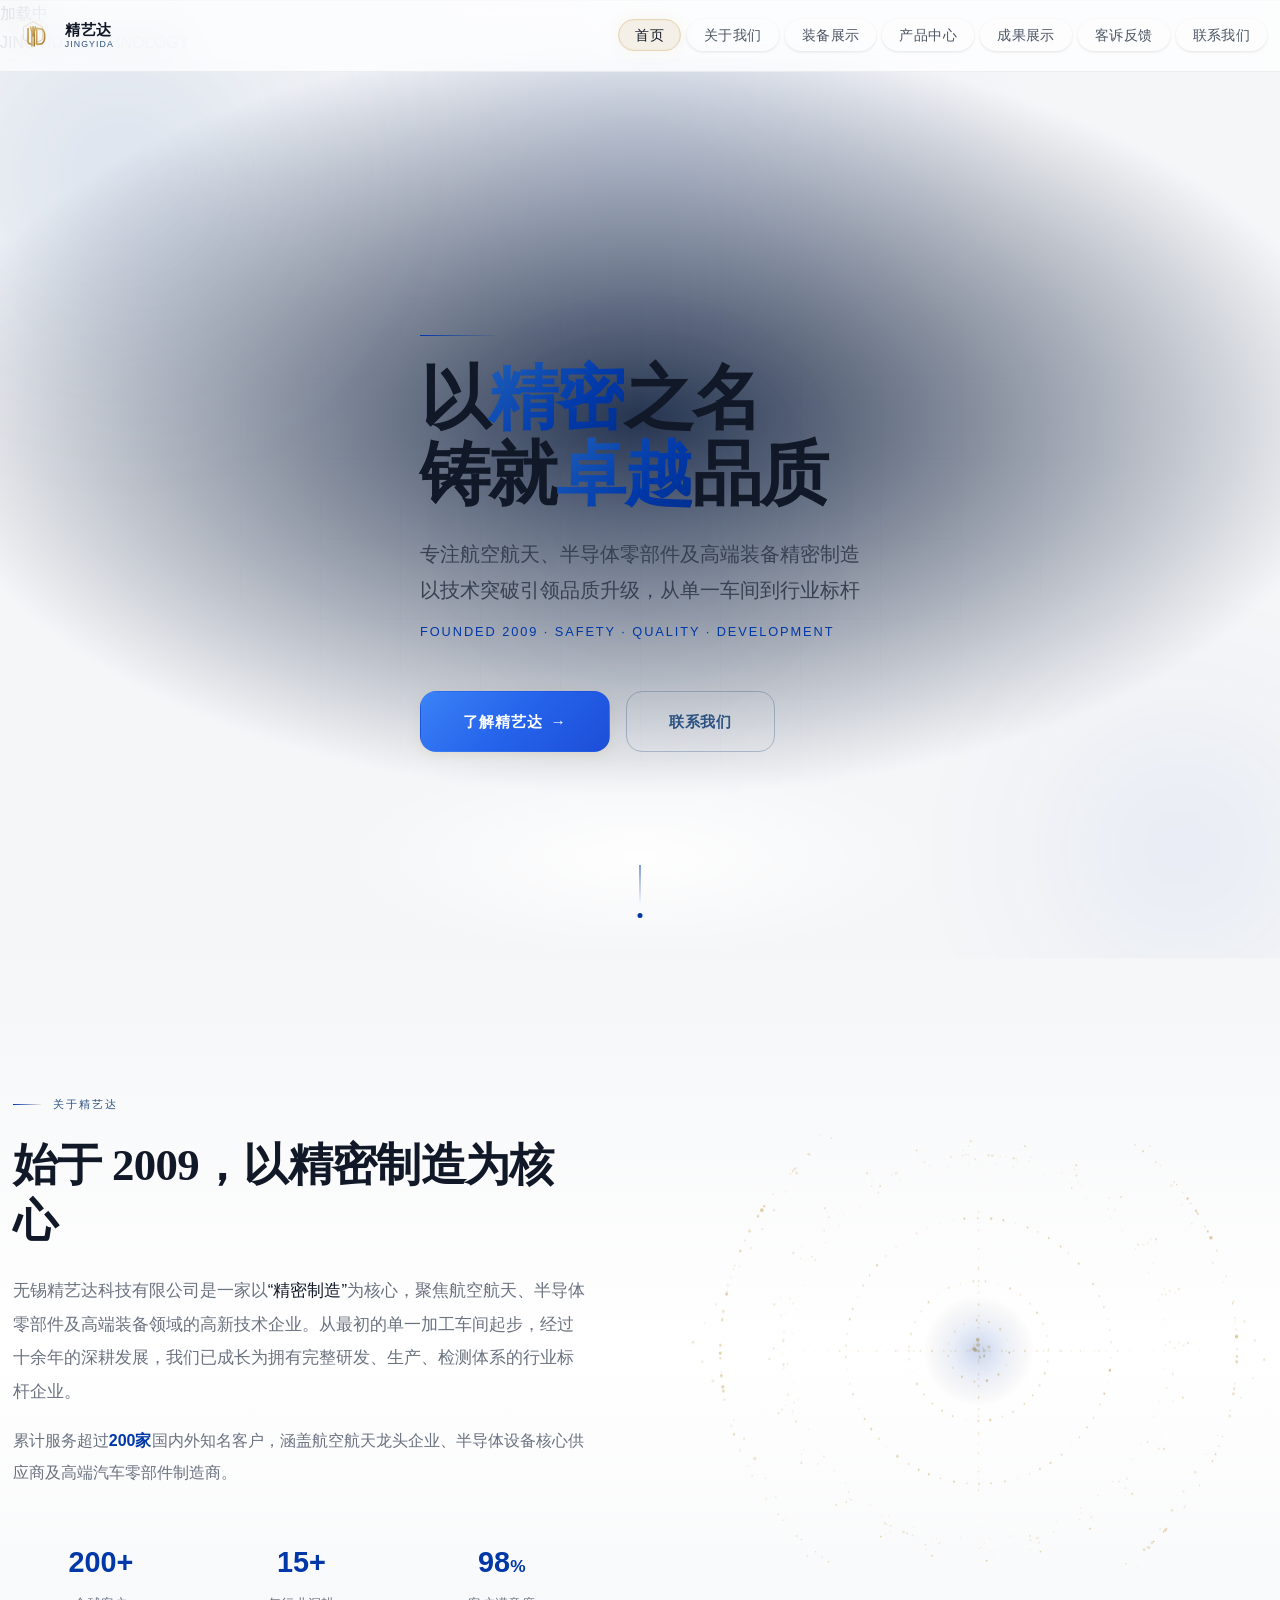
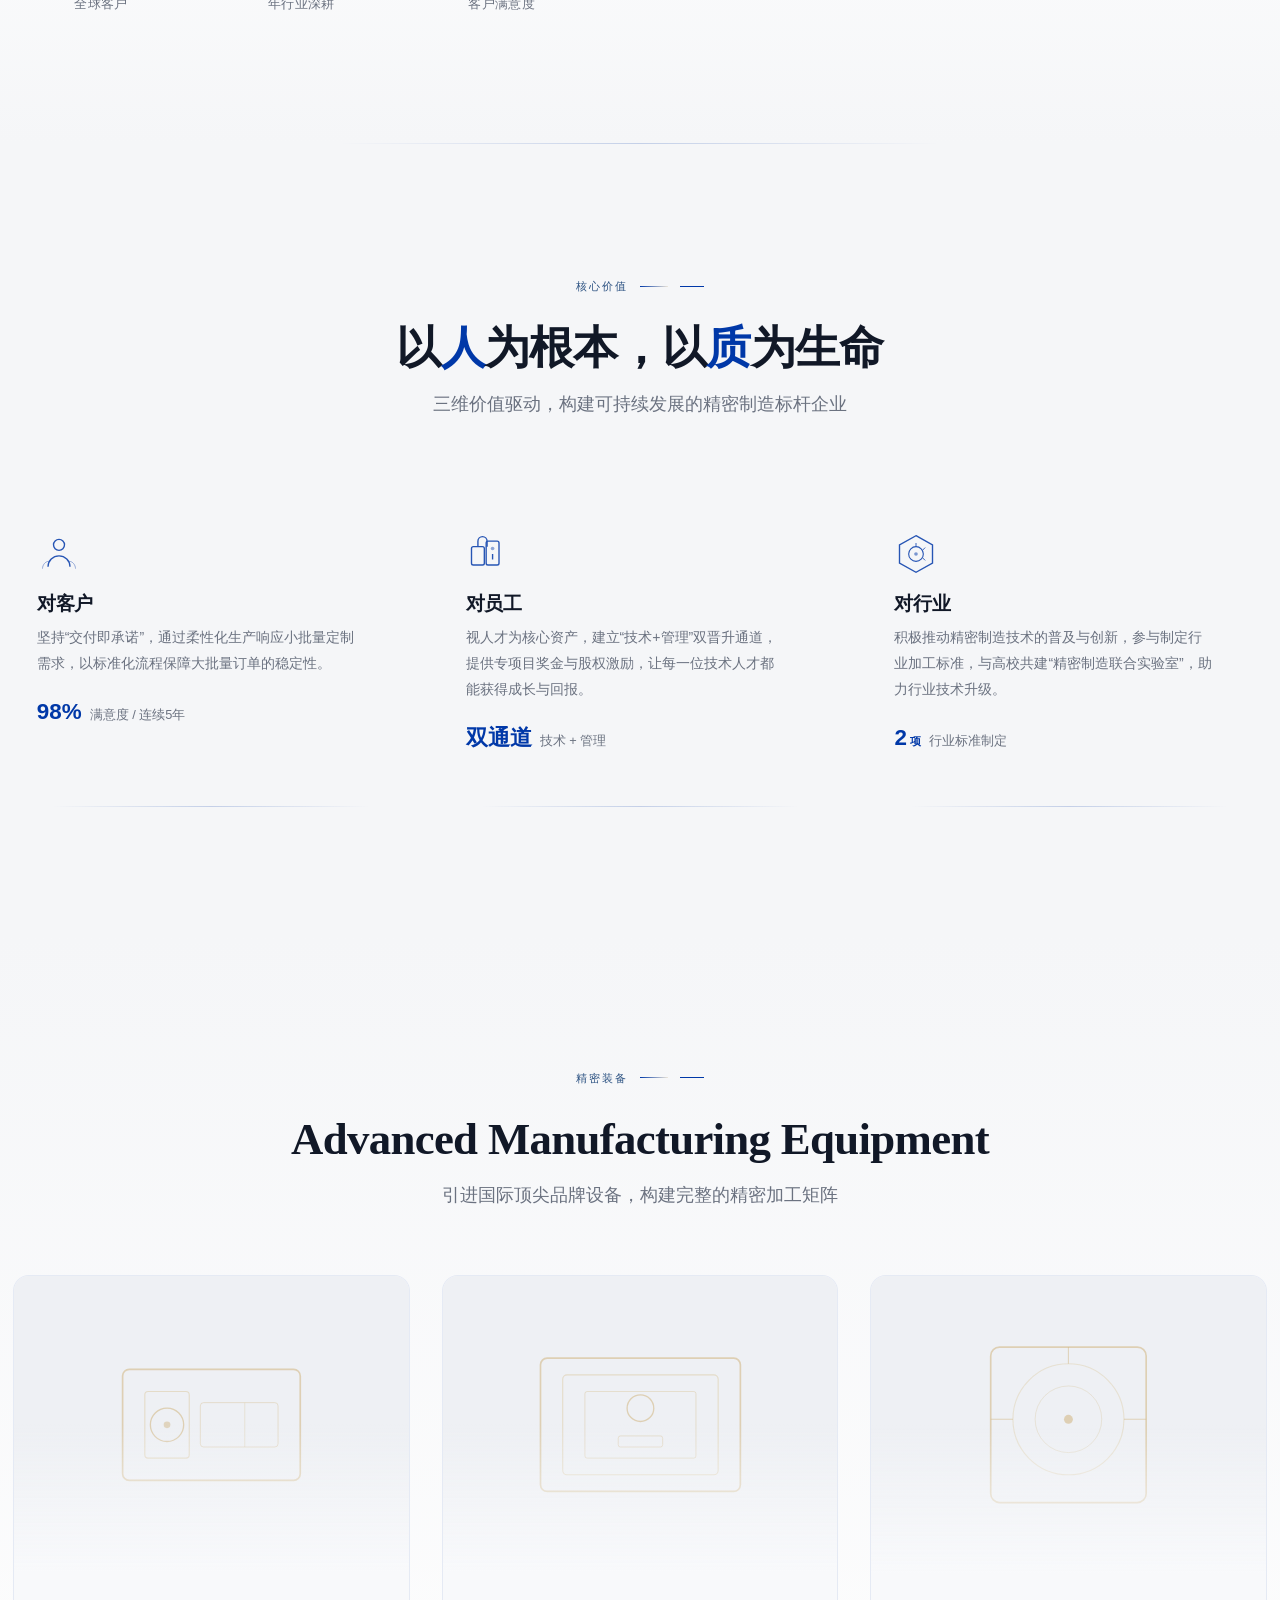
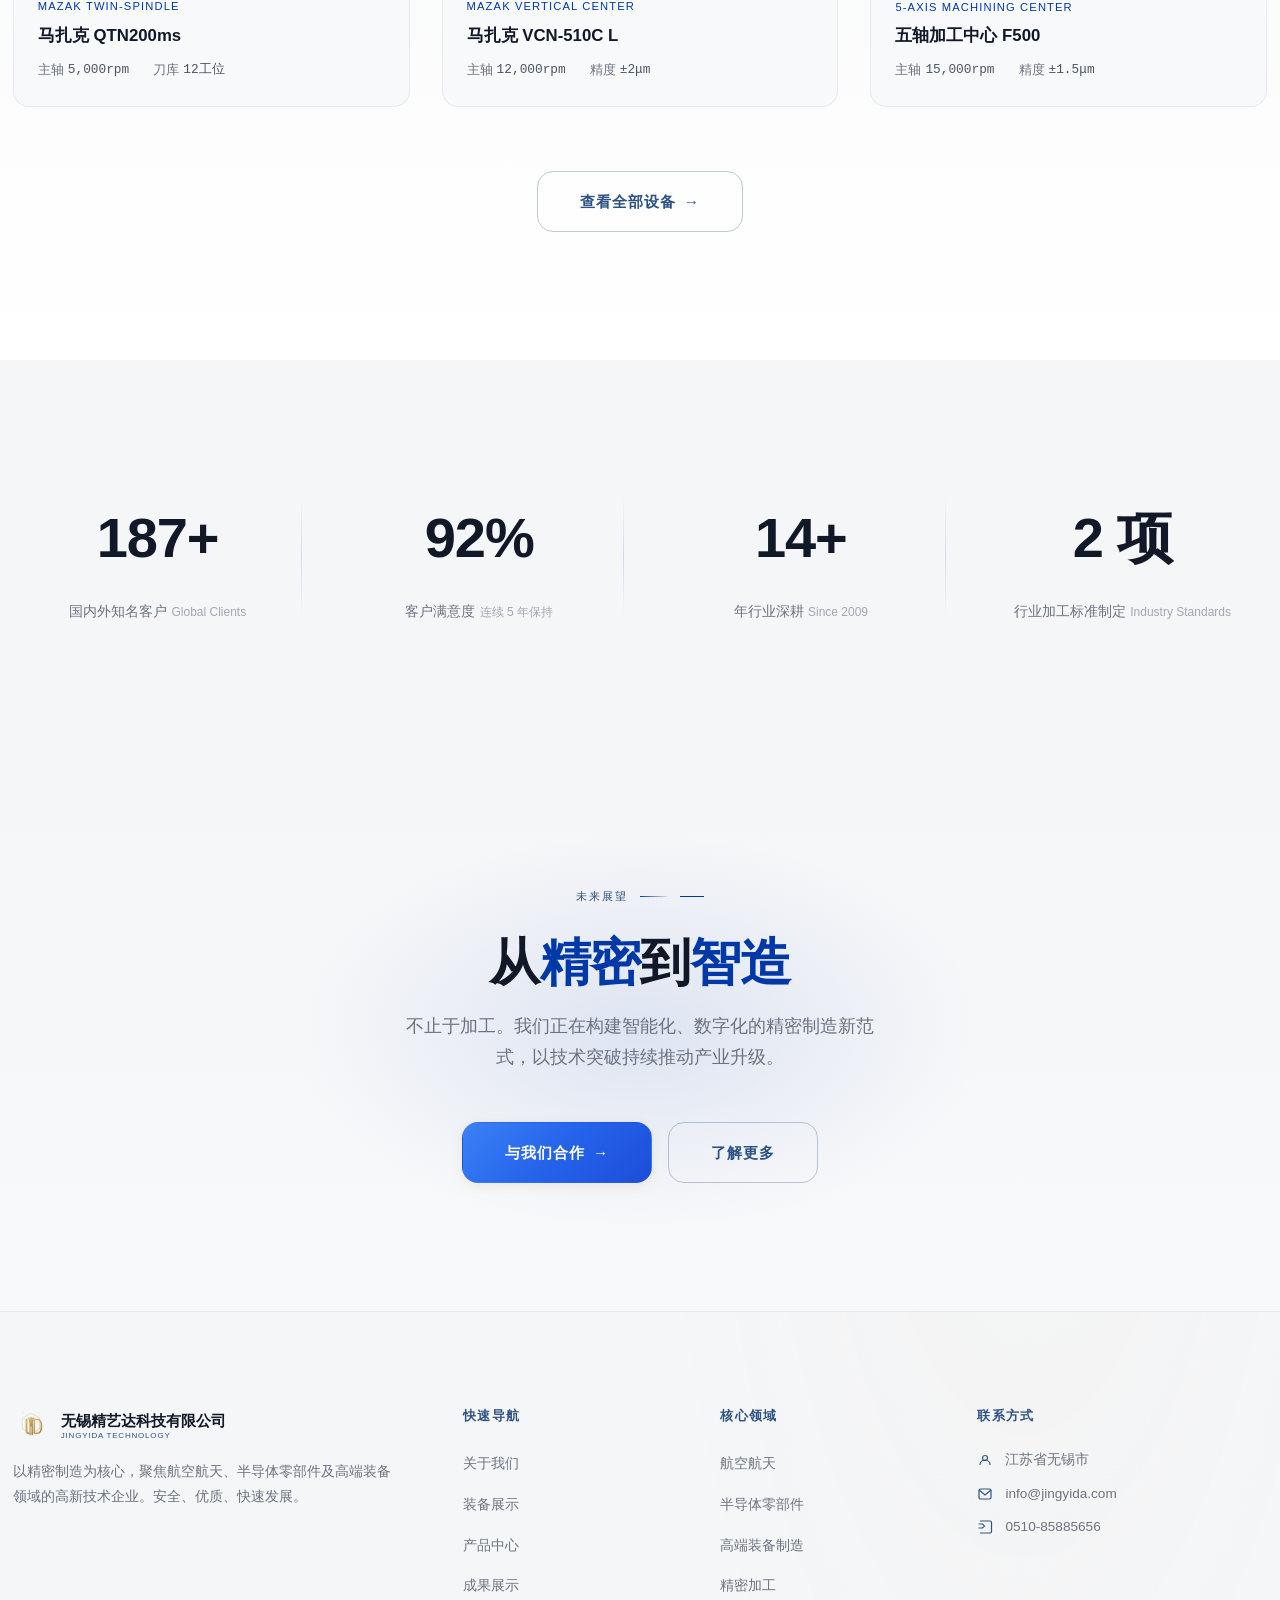
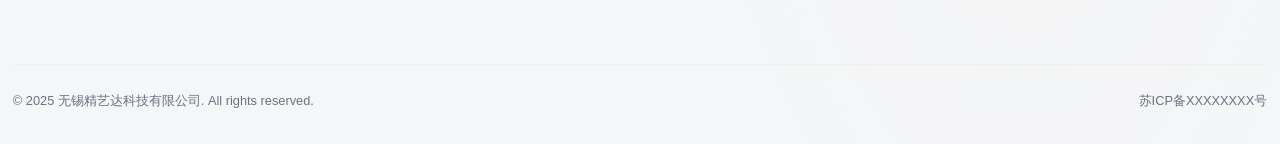
<file: index.html>
<!DOCTYPE html>
<html lang="zh-CN">
<head>
  <meta charset="UTF-8">
  <meta name="viewport" content="width=device-width, initial-scale=1.0">
  <meta name="description" content="无锡精艺达科技有限公司 — 精密制造核心供应商，专注航空航天、半导体零部件及高端装备领域。始于2009年，200+全球客户信赖。">
  <title>无锡精艺达科技有限公司 | 精密制造 · 航空航天 · 半导体零部件</title>

  <!-- Styles -->
  <link rel="stylesheet" href="css/common.css">
  <link rel="stylesheet" href="css/animations.css">

  <!-- Favicon -->
  
  <meta property="og:type" content="website">
  <meta property="og:site_name" content="无锡精艺达科技有限公司">
  <meta property="og:locale" content="zh_CN">
  <link rel="icon" type="image/svg+xml" href="assets/logo.svg">

  <style>
    /* ===== Hero ===== */
    #hero {
      position: relative;
      height: 100vh;
      min-height: 600px;
      display: flex;
      align-items: center;
      overflow: hidden;
      background: radial-gradient(ellipse 80% 60% at 50% 40%, rgba(15, 31, 61, 0.9) 0%, var(--navy-deep) 70%);
    }

    /* Ambient floating orbs */
    .hero-ambient-orb {
      position: absolute;
      border-radius: 50%;
      pointer-events: none;
      filter: blur(80px);
      opacity: 0.35;
    }
    .hero-ambient-orb.orb-1 {
      width: 500px; height: 500px;
      top: -15%; left: -10%;
      background: radial-gradient(circle, rgba(45, 95, 165, 0.5) 0%, transparent 70%);
      animation: ambientFloat 18s ease-in-out infinite;
    }
    .hero-ambient-orb.orb-2 {
      width: 400px; height: 400px;
      bottom: -10%; right: -8%;
      background: radial-gradient(circle, rgba(0,56,168, 0.25) 0%, transparent 70%);
      animation: ambientFloat 22s ease-in-out infinite reverse;
    }
    .hero-ambient-orb.orb-3 {
      width: 300px; height: 300px;
      top: 50%; left: 50%;
      transform: translate(-50%, -50%);
      background: radial-gradient(circle, rgba(50, 80, 140, 0.3) 0%, transparent 70%);
      animation: ambientFloat 25s ease-in-out infinite 5s;
    }

    #hero-canvas {
      position: absolute;
      inset: 0;
      width: 100%;
      height: 100%;
      pointer-events: none;
      z-index: 1;
    }

    .hero-bg-grid {
      position: absolute;
      inset: 0;
      pointer-events: none;
      opacity: 0.05;
      background-image:
        linear-gradient(rgba(0,56,168,0.3) 1px, transparent 1px),
        linear-gradient(90deg, rgba(0,56,168,0.3) 1px, transparent 1px);
      background-size: 80px 80px;
      mask-image: radial-gradient(ellipse 60% 50% at 50% 50%, black 40%, transparent 70%);
      -webkit-mask-image: radial-gradient(ellipse 60% 50% at 50% 50%, black 40%, transparent 70%);
    }

    .hero-glow-top {
      position: absolute;
      top: -20%;
      left: 50%;
      transform: translateX(-50%);
      width: 800px;
      height: 500px;
      background: radial-gradient(ellipse, rgba(0,56,168,0.08) 0%, transparent 70%);
      pointer-events: none;
    }

    .hero-glow-bottom {
      position: absolute;
      bottom: 0;
      left: 50%;
      transform: translateX(-50%);
      width: 600px;
      height: 200px;
      background: radial-gradient(ellipse, rgba(255,255,255,0.9) 0%, transparent 70%);
      pointer-events: none;
    }

    .hero-content {
      position: relative;
      z-index: 2;
      max-width: var(--max-width);
      margin: 0 auto;
      padding: 0 clamp(6px, 1vw, 16px);
      padding-top: var(--nav-height);
    }

    .hero-content .accent-line {
      width: 80px;
      transform-origin: left;
      animation: heroLineIn 0.9s cubic-bezier(0.16,1,0.3,1) 0.3s both;
    }
    @keyframes heroLineIn {
      from { transform: scaleX(0); opacity: 0; }
      to { transform: scaleX(1); opacity: 1; }
    }

    .hero-content h1 {
      font-size: clamp(2.4rem, 5.5vw, 4.8rem);
      font-weight: 900;
      line-height: 1.08;
      letter-spacing: -0.03em;
      margin-bottom: var(--space-lg);
      max-width: 800px;
      animation: heroSlideIn 1s cubic-bezier(0.16,1,0.3,1) 0.5s both;
    }
    @keyframes heroSlideIn {
      0% { transform: translateX(-60px) skewX(-8deg) scaleX(1.08); opacity: 0; filter: blur(4px); }
      60% { transform: translateX(4px) skewX(1deg) scaleX(0.98); opacity: 1; filter: blur(0); }
      80% { transform: translateX(-2px) skewX(-0.5deg); }
      100% { transform: translateX(0) skewX(0) scaleX(1); opacity: 1; filter: blur(0); }
    }

    .hero-content h1 .gold {
      background: linear-gradient(135deg, #1E5FBB 0%, #0038A8 40%, #002060 100%);
      background-size: 200% auto;
      -webkit-background-clip: text;
      -webkit-text-fill-color: transparent;
      background-clip: text;
      animation: gradientShift 6s ease-in-out infinite;
    }

    .hero-subtitle {
      font-family: var(--font-cn);
      font-size: clamp(1rem, 1.8vw, 1.25rem);
      font-weight: 400;
      color: #374151;
      margin-bottom: var(--space-sm);
      max-width: 560px;
      line-height: 1.8;
      animation: heroSlideIn 0.9s cubic-bezier(0.16,1,0.3,1) 0.7s both;
    }

    .hero-tagline {
      font-family: var(--font-en);
      font-size: 0.8rem;
      font-weight: 500;
      letter-spacing: 0.15em;
      color: #0038A8;
      text-transform: uppercase;
      margin-bottom: var(--space-2xl);
      animation: heroSlideIn 0.8s cubic-bezier(0.16,1,0.3,1) 0.85s both;
    }

    .hero-actions {
      display: flex;
      gap: var(--space-md);
      flex-wrap: wrap;
      animation: heroSlideIn 0.8s cubic-bezier(0.16,1,0.3,1) 1.0s both;
    }

    .hero-scroll {
      position: absolute;
      bottom: 40px;
      left: 50%;
      transform: translateX(-50%);
      z-index: 2;
      display: flex;
      flex-direction: column;
      align-items: center;
      gap: var(--space-xs);
    }

    .hero-scroll-line {
      width: 1px;
      height: 40px;
      background: linear-gradient(180deg, var(--gold), transparent);
    }

    .hero-scroll-dot {
      width: 5px;
      height: 5px;
      border-radius: 50%;
      background: var(--gold);
      animation: scrollDown 2s var(--ease-in-out) infinite;
    }

    /* ===== Company Intro ===== */
    #intro {
      position: relative;
      padding: var(--section-pad) 0;
      background: linear-gradient(180deg, var(--navy-deep) 0%, var(--navy) 50%, var(--navy-deep) 100%);
    }

    .intro-grid {
      display: grid;
      grid-template-columns: 1fr 1fr;
      gap: clamp(40px, 8vw, 100px);
      align-items: center;
    }

    .intro-visual {
      position: relative;
      aspect-ratio: 4/3;
      display: flex;
      align-items: center;
      justify-content: center;
    }

    #intro-geo-canvas {
      width: 100%;
      height: 100%;
      display: block;
    }

    .intro-highlights {
      display: grid;
      grid-template-columns: repeat(3, 1fr);
      gap: var(--space-lg);
      margin-top: var(--space-2xl);
    }

    .intro-highlight {
      text-align: center;
    }

    .intro-highlight-number {
      font-family: var(--font-en);
      font-size: 1.8rem;
      font-weight: 700;
      color:#0038A8;
      margin-bottom: var(--space-2xs);
    }

    .intro-highlight-label {
      font-size: 0.8rem;
      color:#6B7280;
      letter-spacing: 0.03em;
    }

    /* ===== Pillars ===== */
    #pillars {
      position: relative;
      padding: var(--section-pad) 0;
      background:#F5F6F8;
    }

    #pillars::before {
      content: '';
      position: absolute;
      top: 0;
      left: 50%;
      transform: translateX(-50%);
      width: 600px;
      height: 1px;
      background: linear-gradient(90deg, transparent, rgba(0,56,168,0.2), transparent);
    }

    .pillars-grid {
      display: grid;
      grid-template-columns: repeat(3, 1fr);
      gap: var(--space-xl);
    }

    .pillar-card {
      padding: var(--space-2xl) var(--space-lg);
      position: relative;
      transition: all 0.4s var(--ease-smooth);
    }

    .pillar-card::after {
      content: '';
      position: absolute;
      bottom: 0;
      left: 10%;
      right: 10%;
      height: 1px;
      background: linear-gradient(90deg, transparent, rgba(0,56,168,0.2), transparent);
      transition: all 0.4s;
    }

    .pillar-card:hover::after {
      left: 0; right: 0;
      background: linear-gradient(90deg, transparent, rgba(0,56,168,0.4), transparent);
    }

    .pillar-icon {
      width: 44px;
      height: 44px;
      margin-bottom: var(--space-md);
      color:#0038A8;
      opacity: 0.85;
      transition: all 0.4s;
    }

    .pillar-card:hover .pillar-icon {
      opacity: 1;
      transform: scale(1.08);
    }

    .pillar-card h3 {
      margin-bottom: var(--space-xs);
      font-size: 1.2rem;
      font-weight: 600;
    }

    .pillar-card p {
      color:#6B7280;
      font-size: 0.88rem;
      line-height: 1.85;
      max-width: 320px;
    }

    .pillar-stat {
      margin-top: var(--space-md);
      display: flex;
      align-items: baseline;
      gap: var(--space-xs);
    }

    .pillar-stat-val {
      font-family: var(--font-en);
      font-size: 1.4rem;
      font-weight: 700;
      color:#0038A8;
    }

    .pillar-stat-unit {
      font-size: 0.8rem;
      color:#6B7280;
    }

    /* ===== Equipment Preview ===== */
    #equip-preview {
      position: relative;
      padding: var(--section-pad) 0;
      background: linear-gradient(180deg, var(--navy-deep) 0%, var(--navy) 100%);
    }

    .equip-grid {
      display: grid;
      grid-template-columns: repeat(3, 1fr);
      gap: var(--space-xl);
      margin-bottom: var(--space-3xl);
    }

    .equip-card {
      background:#F8F9FB;
      border: 1px solid rgba(0,56,168, 0.08);
      border-radius: var(--radius-md);
      overflow: hidden;
      cursor: pointer;
      transition: all 0.4s var(--ease-smooth);
      position: relative;
    }

    .equip-card:hover {
      transform: translateY(-8px);
      box-shadow: var(--shadow-lg), 0 8px 40px rgba(0,56,168, 0.15);
      border-color: rgba(0,56,168, 0.2);
    }

    .equip-card-image {
      aspect-ratio: 4/3;
      background:#EEF0F4;
      display: flex;
      align-items: center;
      justify-content: center;
      position: relative;
      overflow: hidden;
    }

    .equip-card-image .machine-illustration {
      width: 60%;
      height: 60%;
      opacity: 0.7;
    }

    .equip-card-image::after {
      content: '';
      position: absolute;
      inset: 0;
      background: linear-gradient(180deg, transparent 50%, var(--navy-mid) 100%);
    }

    .equip-card-body {
      padding: var(--space-lg);
    }

    .equip-card-body .machine-model {
      font-family: var(--font-en);
      font-size: 0.7rem;
      letter-spacing: 0.1em;
      color:#0038A8;
      text-transform: uppercase;
      margin-bottom: var(--space-xs);
    }

    .equip-card-body h4 {
      font-size: 1.05rem;
      margin-bottom: var(--space-sm);
    }

    .equip-card-body .machine-specs {
      display: flex;
      gap: var(--space-lg);
      font-size: 0.8rem;
      color:#6B7280;
    }

    .equip-card-body .machine-specs span {
      display: flex;
      align-items: center;
      gap: var(--space-2xs);
    }

    .equip-card-body .machine-specs strong {
      font-family: var(--font-mono);
      color: var(--silver-light);
      font-weight: 500;
    }

    .equip-card-hover {
      position: absolute;
      inset: 0;
      display: flex;
      align-items: center;
      justify-content: center;
      background: rgba(10, 22, 40, 0.7);
      backdrop-filter: blur(4px);
      opacity: 0;
      transition: opacity 0.3s var(--ease-smooth);
    }

    .equip-card:hover .equip-card-hover {
      opacity: 1;
    }

    /* ===== Stats ===== */
    #stats {
      position: relative;
      padding: var(--space-4xl) 0;
      background:#F5F6F8;
    }

    .stats-grid {
      display: grid;
      grid-template-columns: repeat(4, 1fr);
      gap: var(--space-xl);
    }

    .stat-item {
      text-align: center;
      padding: var(--space-xl);
      position: relative;
    }

    .stat-item::after {
      content: '';
      position: absolute;
      right: 0;
      top: 20%;
      height: 60%;
      width: 1px;
      background: linear-gradient(180deg, transparent, rgba(0,56,168,0.15), transparent);
    }

    .stat-item:last-child::after {
      display: none;
    }

    .stat-number {
      display: block;
      font-family: var(--font-en);
      font-size: clamp(2.5rem, 5vw, 3.5rem);
      font-weight: 700;
      letter-spacing: -0.02em;
      color:#111827;
      margin-bottom: var(--space-xs);
      transition: color 0.6s var(--ease-smooth);
    }

    .stat-item:hover .stat-number {
      color:#0038A8;
    }

    .stat-number .suffix {
      color:#0038A8;
      margin-left: 2px;
    }

    .stat-label {
      font-size: 0.9rem;
      color:#6B7280;
    }

    .stat-desc {
      font-size: 0.75rem;
      color:#6B7280;
      opacity: 0.6;
      margin-top: var(--space-2xs);
    }

    /* ===== CTA ===== */
    #cta {
      position: relative;
      padding: var(--space-5xl) 0;
      text-align: center;
      overflow: hidden;
      background: linear-gradient(180deg, var(--navy-deep) 0%, var(--navy-mid) 100%);
    }

    #cta::before {
      content: '';
      position: absolute;
      top: 50%;
      left: 50%;
      transform: translate(-50%, -50%);
      width: 700px;
      height: 400px;
      background: radial-gradient(ellipse, rgba(0,56,168,0.1) 0%, transparent 70%);
      pointer-events: none;
    }

    .cta-content {
      position: relative;
      z-index: 1;
    }

    .cta-content h2 {
      font-size: clamp(2rem, 4vw, 3.2rem);
      margin-bottom: var(--space-md);
    }

    .cta-content p {
      font-size: 1.1rem;
      color:#6B7280;
      max-width: 500px;
      margin: 0 auto var(--space-2xl);
    }

    .cta-actions {
      display: flex;
      gap: var(--space-md);
      justify-content: center;
      flex-wrap: wrap;
    }

    /* ===== Responsive ===== */
    @media (max-width: 1024px) {
      .pillars-grid,
      .equip-grid {
        grid-template-columns: repeat(2, 1fr);
      }
      .equip-grid .equip-card:last-child {
        grid-column: 1 / -1;
        max-width: 400px;
        justify-self: center;
      }
      .intro-grid {
        grid-template-columns: 1fr;
        gap: var(--space-2xl);
      }
      .intro-visual {
        order: -1;
        max-width: 400px;
        margin: 0 auto;
      }
      .stats-grid {
        grid-template-columns: repeat(2, 1fr);
      }
      .stat-item:nth-child(2)::after {
        display: none;
      }
    }

    @media (max-width: 768px) {
      #hero {
        min-height: 100vh;
        min-height: 100dvh;
      }
      .pillars-grid,
      .equip-grid {
        grid-template-columns: 1fr;
        max-width: 420px;
        margin-left: auto;
        margin-right: auto;
      }
      .equip-grid .equip-card:last-child {
        max-width: none;
        grid-column: auto;
      }
      .stats-grid {
        grid-template-columns: 1fr 1fr;
        gap: var(--space-md);
      }
      .stat-item::after {
        display: none;
      }
      .intro-highlights {
        grid-template-columns: repeat(3, 1fr);
        gap: var(--space-md);
      }
    }

    @media (max-width: 480px) {
      .stats-grid {
        grid-template-columns: 1fr 1fr;
      }
      .hero-actions {
        flex-direction: column;
      }
      .hero-actions .btn {
        width: 100%;
      }
    }
  </style>

  <script type="application/ld+json">
  {
    "@context": "https://schema.org",
    "@type": "Corporation",
    "name": "无锡精艺达科技有限公司",
    "alternateName": "Jingyida Technology",
    "description": "以精密制造为核心，聚焦航空航天、半导体零部件及高端装备领域的高新技术企业。",
    "url": "https://gyt20110315.github.io/jingyida2026/",
    "telephone": "+86-510-85885656",
    "address": {"@type": "PostalAddress", "addressLocality": "无锡", "addressRegion": "江苏", "addressCountry": "CN"},
    "foundingDate": "2009",
    "hasCertification": ["GJB 9001C-2017", "ISO 9001:2015", "GB/T 19001-2016"]
  }
  </script>

</head>
<body>
  <a href="#main-content" class="skip-link">跳到主要内容</a>

  <!-- Loader -->
    <div id="loader">
    <div class="loader-core">
      <div class="loader-ring"></div>
      <div class="loader-ring"></div>
      <div class="loader-ring"></div>
      <div class="loader-ring"></div>
      <div class="loader-ring"></div>
      <div class="loader-spoke"></div><div class="loader-spoke"></div><div class="loader-spoke"></div><div class="loader-spoke"></div>
      <div class="loader-spoke"></div><div class="loader-spoke"></div><div class="loader-spoke"></div><div class="loader-spoke"></div>
      <div class="loader-hub"></div>
      <div class="loader-slogan">以精密之名，铸就卓越品质<span class="en">PRECISION &amp; EXCELLENCE</span></div>
    </div>
  </div>
      </div>
      <div class="loader-label">加载中</div>
      <div class="loader-brand">JINGYIDA TECHNOLOGY</div>
    </div>
  </div>

  <!-- Scroll Progress -->
  <div id="scroll-progress"></div>

  <!-- Header -->
  <header>
    <nav>
      <a href="index.html" class="nav-logo">
        <img loading="lazy" src="assets/logo.svg" alt="精艺达" width="40" height="40" style="display:block;">
        <div class="nav-logo-text">
          <span class="nav-logo-cn">精艺达</span>
          <span class="nav-logo-en">Jingyida</span>
        </div>
      </a>
      <ul class="nav-links">
        <li><a href="index.html">首页</a></li>
        <li><a href="about.html">关于我们</a></li>
        <li><a href="equipment.html">装备展示</a></li>
        <li><a href="products.html">产品中心</a></li>
        <li><a href="quality.html">成果展示</a></li>
        <li><a href="service.html">客诉反馈</a></li>
        <li><a href="contact.html">联系我们</a></li>
      </ul>
      <button class="menu-toggle" aria-label="菜单">
        <span></span><span></span><span></span>
      </button>
    </nav>
  </header>

  <!-- ==================== MAIN ==================== -->
  <main id="main-content">

    <!-- Hero -->
    <section id="hero">
      <canvas id="hero-canvas"></canvas>
      <div class="hero-ambient-orb orb-1"></div>
      <div class="hero-ambient-orb orb-2"></div>
      <div class="hero-ambient-orb orb-3"></div>
      <div class="hero-bg-grid"></div>
      <div class="hero-glow-top"></div>
      <div class="hero-glow-bottom"></div>

      <div class="hero-content">
        <div class="accent-line hero-reveal-line"></div>
        <h1 class="hero-reveal-title">
          以<span class="gold">精密</span>之名<br>铸就<span class="gold">卓越</span>品质
        </h1>
        <p class="hero-subtitle hero-reveal-subtitle">
          专注航空航天、半导体零部件及高端装备精密制造<br>
          以技术突破引领品质升级，从单一车间到行业标杆
        </p>
        <p class="hero-tagline hero-reveal-tagline">Founded 2009 · Safety · Quality · Development</p>
        <div class="hero-actions hero-reveal-tagline">
          <a href="about.html" class="btn btn-gold btn-lg btn-arrow">了解精艺达</a>
          <a href="contact.html" class="btn btn-outline btn-lg">联系我们</a>
        </div>
      </div>

      <div class="hero-scroll">
        <div class="hero-scroll-line"></div>
        <div class="hero-scroll-dot"></div>
      </div>
    </section>

    <!-- Company Intro -->
    <section id="intro" class="section">
      <div class="container">
        <div class="intro-grid">
          <div class="reveal-left">
            <span class="section-label">关于精艺达</span>
            <h2>始于 2009，以精密制造为核心</h2>
            <p style="margin-top:var(--space-lg);font-size:1.05rem;line-height:2;">
              无锡精艺达科技有限公司是一家以<span style="color:#111827;font-weight:500;">“精密制造”</span>为核心，聚焦航空航天、半导体零部件及高端装备领域的高新技术企业。从最初的单一加工车间起步，经过十余年的深耕发展，我们已成长为拥有完整研发、生产、检测体系的行业标杆企业。
            </p>
            <p style="color:#6B7280;line-height:2;">
              累计服务超过<span style="color:#0038A8;font-weight:600;">200家</span>国内外知名客户，涵盖航空航天龙头企业、半导体设备核心供应商及高端汽车零部件制造商。
            </p>
            <div class="intro-highlights">
              <div class="intro-highlight">
                <div class="intro-highlight-number">200+</div>
                <div class="intro-highlight-label">全球客户</div>
              </div>
              <div class="intro-highlight">
                <div class="intro-highlight-number">15+</div>
                <div class="intro-highlight-label">年行业深耕</div>
              </div>
              <div class="intro-highlight">
                <div class="intro-highlight-number">98<span style="font-size:0.6em;">%</span></div>
                <div class="intro-highlight-label">客户满意度</div>
              </div>
            </div>
          </div>
          <div class="intro-visual reveal-right">
            <canvas id="intro-geo-canvas"></canvas>
          </div>
        </div>
      </div>
    </section>

    <!-- Three Pillars -->
    <section id="pillars" class="section">
      <div class="container">
        <div class="section-header text-center reveal">
          <span class="section-label centered">核心价值</span>
          <h2>以<span style="color:#0038A8;">人</span>为根本，以<span style="color:#0038A8;">质</span>为生命</h2>
          <p>三维价值驱动，构建可持续发展的精密制造标杆企业</p>
        </div>

        <div class="pillars-grid reveal-stagger">
          <!-- Customers -->
          <div class="pillar-card" data-tilt>
            <div class="card-glow"></div>
            <div class="pillar-icon">
              <svg viewBox="0 0 48 48" fill="none">
                <circle cx="24" cy="14" r="6" stroke="currentColor" stroke-width="1.5" fill="none"/>
                <path d="M12 38c0-6.627 5.373-12 12-12s12 5.373 12 12" stroke="currentColor" stroke-width="1.5" fill="none"/>
                <path d="M6 40c0-4 3-8 7-8M42 40c0-4-3-8-7-8" stroke="currentColor" stroke-width="1" opacity="0.5"/>
              </svg>
            </div>
            <h3>对客户</h3>
            <p>坚持“交付即承诺”，通过柔性化生产响应小批量定制需求，以标准化流程保障大批量订单的稳定性。</p>
            <div class="pillar-stat">
              <span class="pillar-stat-val">98%</span>
              <span class="pillar-stat-unit">满意度 / 连续5年</span>
            </div>
          </div>

          <!-- Employees -->
          <div class="pillar-card" data-tilt>
            <div class="card-glow"></div>
            <div class="pillar-icon">
              <svg viewBox="0 0 48 48" fill="none">
                <rect x="6" y="16" width="14" height="20" rx="2" stroke="currentColor" stroke-width="1.5" fill="none"/>
                <rect x="22" y="10" width="14" height="26" rx="2" stroke="currentColor" stroke-width="1.5" fill="none"/>
                <path d="M13 16V10a5 5 0 0110 0v6" stroke="currentColor" stroke-width="1.5" fill="none"/>
                <circle cx="29" cy="18" r="2" fill="currentColor" opacity="0.5"/>
                <line x1="29" y1="24" x2="29" y2="30" stroke="currentColor" stroke-width="1.5"/>
              </svg>
            </div>
            <h3>对员工</h3>
            <p>视人才为核心资产，建立“技术+管理”双晋升通道，提供专项目奖金与股权激励，让每一位技术人才都能获得成长与回报。</p>
            <div class="pillar-stat">
              <span class="pillar-stat-val">双通道</span>
              <span class="pillar-stat-unit">技术 + 管理</span>
            </div>
          </div>

          <!-- Industry -->
          <div class="pillar-card" data-tilt>
            <div class="card-glow"></div>
            <div class="pillar-icon">
              <svg viewBox="0 0 48 48" fill="none">
                <path d="M24 4L42 14v20L24 44 6 34V14L24 4z" stroke="currentColor" stroke-width="1.5" fill="none"/>
                <circle cx="24" cy="24" r="8" stroke="currentColor" stroke-width="1.2" fill="none"/>
                <circle cx="24" cy="24" r="2" fill="currentColor" opacity="0.6"/>
                <line x1="24" y1="16" x2="24" y2="12" stroke="currentColor" stroke-width="1"/>
                <line x1="31" y1="20" x2="34" y2="17" stroke="currentColor" stroke-width="1"/>
                <line x1="31" y1="28" x2="34" y2="31" stroke="currentColor" stroke-width="1"/>
              </svg>
            </div>
            <h3>对行业</h3>
            <p>积极推动精密制造技术的普及与创新，参与制定行业加工标准，与高校共建“精密制造联合实验室”，助力行业技术升级。</p>
            <div class="pillar-stat">
              <span class="pillar-stat-val">2<span style="font-size:0.5em;"> 项</span></span>
              <span class="pillar-stat-unit">行业标准制定</span>
            </div>
          </div>
        </div>
      </div>
    </section>

    <!-- Equipment Preview -->
    <section id="equip-preview" class="section">
      <div class="container">
        <div class="section-header text-center reveal">
          <span class="section-label centered">精密装备</span>
          <h2>Advanced Manufacturing Equipment</h2>
          <p>引进国际顶尖品牌设备，构建完整的精密加工矩阵</p>
        </div>

        <div class="equip-grid reveal-stagger">
          <!-- Machine 1 -->
          <div class="equip-card" data-tilt data-machine="qtn200ms">
            <div class="card-glow"></div>
            <div class="equip-card-image">
              <svg class="machine-illustration" viewBox="0 0 200 160" fill="none">
                <rect x="20" y="30" width="160" height="100" rx="6" stroke="#C8A45C" stroke-width="1.5" fill="none" opacity="0.6"/>
                <rect x="40" y="50" width="40" height="60" rx="3" stroke="#D4B87A" stroke-width="1" fill="none" opacity="0.5"/>
                <circle cx="60" cy="80" r="15" stroke="#C8A45C" stroke-width="1.2" fill="none" opacity="0.6"/>
                <circle cx="60" cy="80" r="3" fill="#C8A45C" opacity="0.5"/>
                <rect x="90" y="60" width="70" height="40" rx="3" stroke="#C8A45C" stroke-width="0.8" fill="none" opacity="0.4"/>
                <line x1="130" y1="60" x2="130" y2="100" stroke="#C8A45C" stroke-width="0.8" opacity="0.3"/>
              </svg>
              <div class="equip-card-hover">
                <span class="btn btn-outline btn-sm">查看详情 →</span>
              </div>
            </div>
            <div class="equip-card-body">
              <div class="machine-model">Mazak Twin-Spindle</div>
              <h4>马扎克 QTN200ms</h4>
              <div class="machine-specs">
                <span>主轴 <strong>5,000rpm</strong></span>
                <span>刀库 <strong>12工位</strong></span>
              </div>
            </div>
          </div>

          <!-- Machine 2 -->
          <div class="equip-card" data-tilt data-machine="vcn510cl">
            <div class="card-glow"></div>
            <div class="equip-card-image">
              <svg class="machine-illustration" viewBox="0 0 200 160" fill="none">
                <rect x="10" y="20" width="180" height="120" rx="6" stroke="#C8A45C" stroke-width="1.5" fill="none" opacity="0.6"/>
                <rect x="30" y="35" width="140" height="90" rx="4" stroke="#D4B87A" stroke-width="1" fill="none" opacity="0.5"/>
                <rect x="50" y="50" width="100" height="60" rx="2" stroke="#C8A45C" stroke-width="0.8" fill="none" opacity="0.4"/>
                <circle cx="100" cy="65" r="12" stroke="#C8A45C" stroke-width="1.2" fill="none" opacity="0.6"/>
                <rect x="80" y="90" width="40" height="10" rx="2" stroke="#C8A45C" stroke-width="0.8" fill="none" opacity="0.4"/>
              </svg>
              <div class="equip-card-hover">
                <span class="btn btn-outline btn-sm">查看详情 →</span>
              </div>
            </div>
            <div class="equip-card-body">
              <div class="machine-model">Mazak Vertical Center</div>
              <h4>马扎克 VCN-510C L</h4>
              <div class="machine-specs">
                <span>主轴 <strong>12,000rpm</strong></span>
                <span>精度 <strong>±2μm</strong></span>
              </div>
            </div>
          </div>

          <!-- Machine 3 -->
          <div class="equip-card" data-tilt data-machine="f500">
            <div class="card-glow"></div>
            <div class="equip-card-image">
              <svg class="machine-illustration" viewBox="0 0 200 160" fill="none">
                <rect x="30" y="10" width="140" height="140" rx="8" stroke="#C8A45C" stroke-width="1.5" fill="none" opacity="0.6"/>
                <circle cx="100" cy="75" r="50" stroke="#D4B87A" stroke-width="1" fill="none" opacity="0.4"/>
                <circle cx="100" cy="75" r="30" stroke="#C8A45C" stroke-width="0.8" fill="none" opacity="0.3"/>
                <circle cx="100" cy="75" r="4" fill="#C8A45C" opacity="0.6"/>
                <line x1="100" y1="25" x2="100" y2="10" stroke="#C8A45C" stroke-width="1" opacity="0.5"/>
                <line x1="150" y1="75" x2="170" y2="75" stroke="#C8A45C" stroke-width="1" opacity="0.5"/>
                <line x1="50" y1="75" x2="30" y2="75" stroke="#C8A45C" stroke-width="1" opacity="0.5"/>
              </svg>
              <div class="equip-card-hover">
                <span class="btn btn-outline btn-sm">查看详情 →</span>
              </div>
            </div>
            <div class="equip-card-body">
              <div class="machine-model">5-Axis Machining Center</div>
              <h4>五轴加工中心 F500</h4>
              <div class="machine-specs">
                <span>主轴 <strong>15,000rpm</strong></span>
                <span>精度 <strong>±1.5μm</strong></span>
              </div>
            </div>
          </div>
        </div>

        <div class="text-center reveal">
          <a href="equipment.html" class="btn btn-outline btn-lg btn-arrow">查看全部设备</a>
        </div>
      </div>
    </section>

    <!-- Stats -->
    <section id="stats">
      <div class="container">
        <div class="stats-grid">
          <div class="stat-item reveal">
            <span class="stat-number" data-target="200" data-suffix="+">0</span>
            <span class="stat-label">国内外知名客户</span>
            <span class="stat-desc">Global Clients</span>
          </div>
          <div class="stat-item reveal">
            <span class="stat-number" data-target="98" data-suffix="%">0</span>
            <span class="stat-label">客户满意度</span>
            <span class="stat-desc">连续 5 年保持</span>
          </div>
          <div class="stat-item reveal">
            <span class="stat-number" data-target="15" data-suffix="+">0</span>
            <span class="stat-label">年行业深耕</span>
            <span class="stat-desc">Since 2009</span>
          </div>
          <div class="stat-item reveal">
            <span class="stat-number" data-target="2" data-suffix=" 项">0</span>
            <span class="stat-label">行业加工标准制定</span>
            <span class="stat-desc">Industry Standards</span>
          </div>
        </div>
      </div>
    </section>

    <!-- CTA -->
    <section id="cta">
      <div class="container">
        <div class="cta-content reveal">
          <span class="section-label centered">未来展望</span>
          <h2>从<span style="color:#0038A8;">精密</span>到<span style="color:#0038A8;">智造</span></h2>
          <p>不止于加工。我们正在构建智能化、数字化的精密制造新范式，以技术突破持续推动产业升级。</p>
          <div class="cta-actions">
            <a href="contact.html" class="btn btn-gold btn-lg btn-arrow">与我们合作</a>
            <a href="about.html" class="btn btn-outline btn-lg">了解更多</a>
          </div>
        </div>
      </div>
    </section>

  </main>

  <!-- Footer -->
  <footer>
    <div class="container">
      <div class="footer-grid">
        <div class="footer-brand">
          <div class="footer-logo">
            <img loading="lazy" src="assets/logo.svg" alt="精艺达" width="36" height="36" style="display:block;">
            <div class="footer-logo-text">
              <strong>无锡精艺达科技有限公司</strong>
              <span>Jingyida Technology</span>
            </div>
          </div>
          <p>以精密制造为核心，聚焦航空航天、半导体零部件及高端装备领域的高新技术企业。安全、优质、快速发展。</p>
        </div>
        <div class="footer-col">
          <h4>快速导航</h4>
          <ul>
            <li><a href="about.html">关于我们</a></li>
            <li><a href="equipment.html">装备展示</a></li>
            <li><a href="products.html">产品中心</a></li>
            <li><a href="quality.html">成果展示</a></li>
          </ul>
        </div>
        <div class="footer-col">
          <h4>核心领域</h4>
          <ul>
            <li><a href="products.html">航空航天</a></li>
            <li><a href="products.html">半导体零部件</a></li>
            <li><a href="products.html">高端装备制造</a></li>
            <li><a href="products.html">精密加工</a></li>
          </ul>
        </div>
        <div class="footer-col">
          <h4>联系方式</h4>
          <div class="footer-contact-item">
            <svg viewBox="0 0 16 16" fill="none"><circle cx="8" cy="6" r="2.5" stroke="currentColor" stroke-width="1.2"/><path d="M3 13c0-2.8 2.2-5 5-5s5 2.2 5 5" stroke="currentColor" stroke-width="1.2"/></svg>
            <span>江苏省无锡市</span>
          </div>
          <div class="footer-contact-item">
            <svg viewBox="0 0 16 16" fill="none"><rect x="2" y="3" width="12" height="10" rx="1.5" stroke="currentColor" stroke-width="1.2"/><path d="M2 4l6 5 6-5" stroke="currentColor" stroke-width="1.2"/></svg>
            <span>info@jingyida.com</span>
          </div>
          <div class="footer-contact-item">
            <svg viewBox="0 0 16 16" fill="none"><path d="M3 2h10a1.5 1.5 0 011.5 1.5v9A1.5 1.5 0 0113 14H3" stroke="currentColor" stroke-width="1.2"/><path d="M1.5 5h4l2 2-2 2h-4" stroke="currentColor" stroke-width="1.2"/></svg>
            <span>0510-85885656</span>
          </div>
        </div>
      </div>
      <div class="footer-bottom">
        <span>&copy; 2025 无锡精艺达科技有限公司. All rights reserved.</span>
        <span>苏ICP备XXXXXXXX号</span>
      </div>
    </div>
  </footer>

  <!-- Back to Top -->
  <div id="back-to-top">↑</div>

  <!-- Equipment Detail Modal -->
  <div id="equip-modal" class="modal-overlay">
    <div class="modal-container">
      <button class="modal-close" aria-label="关闭">&times;</button>
      <div class="modal-body"></div>
    </div>
  </div>

  <!-- Modal Styles -->
  <style>
    .modal-overlay {
      position: fixed;
      inset: 0;
      z-index: 2000;
      background: rgba(6, 13, 24, 0.85);
      backdrop-filter: blur(10px);
      -webkit-backdrop-filter: blur(10px);
      display: flex;
      align-items: center;
      justify-content: center;
      padding: var(--space-lg);
      opacity: 0;
      visibility: hidden;
      transition: opacity 0.35s var(--ease-smooth), visibility 0.35s;
    }
    .modal-overlay.active {
      opacity: 1;
      visibility: visible;
    }
    .modal-container {
      background:#F8F9FB;
      border: 1px solid rgba(0,56,168, 0.15);
      border-radius: var(--radius-lg);
      max-width: 640px;
      width: 100%;
      max-height: 85vh;
      overflow-y: auto;
      position: relative;
      padding: var(--space-2xl);
      transform: translateY(20px);
      transition: transform 0.4s var(--ease-out-expo);
    }
    .modal-overlay.active .modal-container {
      transform: translateY(0);
    }
    .modal-close {
      position: absolute;
      top: var(--space-md);
      right: var(--space-md);
      width: 36px;
      height: 36px;
      border-radius: 50%;
      background: rgba(255,255,255,0.05);
      border: 1px solid rgba(0,56,168, 0.2);
      color:#0038A8;
      font-size: 1.3rem;
      cursor: pointer;
      display: flex;
      align-items: center;
      justify-content: center;
      transition: all 0.2s var(--ease-smooth);
    }
    .modal-close:hover {
      background: rgba(0,56,168, 0.1);
      border-color:#0038A8;
    }
    .modal-machine-header {
      margin-bottom: var(--space-xl);
      padding-bottom: var(--space-lg);
      border-bottom: 1px solid rgba(0,56,168, 0.1);
    }
    .modal-machine-header h2 {
      margin-bottom: var(--space-xs);
    }
    .modal-specs {
      margin-bottom: var(--space-xl);
    }
    .modal-specs h4,
    .modal-desc h4 {
      font-size: 0.8rem;
      text-transform: uppercase;
      letter-spacing: 0.1em;
      color:#0038A8;
      margin-bottom: var(--space-md);
      font-family: var(--font-en);
    }
    .spec-table {
      width: 100%;
      border-collapse: collapse;
    }
    .spec-table tr {
      border-bottom: 1px solid rgba(0,56,168, 0.06);
    }
    .spec-table td {
      padding: var(--space-sm) var(--space-md);
      font-size: 0.9rem;
    }
    .spec-label {
      color:#6B7280;
      width: 40%;
    }
    .spec-value {
      font-family: var(--font-mono);
      color:#111827;
      font-weight: 500;
    }
    .modal-desc p {
      line-height: 1.9;
      color:#6B7280;
    }
  </style>

  <script src="js/main.js" defer></script>
  <script>
    /* ==============================================
       Index — Intro Hexagon Particle Animation
       动态六边形粒子流 · 保持原外形与金色调
       ============================================== */
    /* ==============================================
       Precision Instrument — particle composition
       精密测量仪表主题：刻度环+齿轮+十字线+靶环
       ============================================== */
    (function() {
      var canvas = document.getElementById('intro-geo-canvas');
      if (!canvas) return;
      var ctx = canvas.getContext('2d');
      var W = 0, H = 0, cx = 0, cy = 0, sc = 0;
      var particles = [];
      var time = 0;
      var mx = -500, my = -500, smx = -500, smy = -500;

      function resize() {
        var r = canvas.parentElement.getBoundingClientRect();
        W = canvas.width = r.width; H = canvas.height = r.height;
        cx = W / 2; cy = H / 2;
        sc = Math.min(W, H) / 310;
      }
      resize();
      window.addEventListener('resize', resize);

      var visualEl = canvas.parentElement;
      visualEl.addEventListener('mousemove', function(e) {
        var r = visualEl.getBoundingClientRect();
        mx = e.clientX - r.left; my = e.clientY - r.top;
      });
      visualEl.addEventListener('mouseleave', function() { mx = -500; my = -500; });

      function buildParticles() {
        particles = [];
        var R1 = 185, R2 = 140, R3 = 95, R4 = 50, R5 = 22;
        var i, a, cos, sin;

        // === 1. OUTER DIAL RING — 60 tick marks, like a micrometer ===
        for (i = 0; i < 60; i++) {
          a = (Math.PI * 2 * i) / 60;
          cos = Math.cos(a); sin = Math.sin(a);
          var isMajor = (i % 10 === 0);
          var r1 = isMajor ? R1 - 8 : R1 - 4;
          var r2 = R1 + 2;
          particles.push({
            radius: R1, angle: a, rInner: r1, rOuter: r2,
            x: 0, y: 0, size: isMajor ? 1.2 : 0.7,
            color: isMajor ? '212,184,122' : '200,164,92',
            baseOp: isMajor ? 0.6 : 0.4, phase: Math.random() * Math.PI * 2,
            type: 'dial'
          });
        }
        // Dial ring circumference flowing particles
        for (i = 0; i < 90; i++) {
          a = Math.random() * Math.PI * 2;
          particles.push({
            radius: R1, angle: a, rInner: R1, rOuter: R1,
            x: 0, y: 0, size: 0.5 + Math.random() * 1.3,
            color: '200,164,92', baseOp: 0.25 + Math.random() * 0.4,
            phase: Math.random() * Math.PI * 2, type: 'orbit', speed: 0.25 + Math.random() * 0.35
          });
        }

        // === 2. GEAR RING — 24-tooth gear ===
        for (i = 0; i < 24; i++) {
          a = (Math.PI * 2 * i) / 24;
          cos = Math.cos(a); sin = Math.sin(a);
          // Tooth tip
          particles.push({
            radius: R2 + 10, angle: a, rInner: R2 + 10, rOuter: R2 + 10,
            x: 0, y: 0, size: 0.9, color: '212,184,122', baseOp: 0.55, phase: a, type: 'static'
          });
          // Tooth valley
          a = ((Math.PI * 2 * i) + Math.PI / 24) / 24 * 24 / (Math.PI * 2);
          var av = (Math.PI * 2 * (i + 0.5)) / 24;
          particles.push({
            radius: R2 - 6, angle: av, rInner: R2 - 6, rOuter: R2 - 6,
            x: 0, y: 0, size: 0.5, color: '200,164,92', baseOp: 0.32, phase: av, type: 'static'
          });
          // Connection between tooth and valley (radial)
          var at = (Math.PI * 2 * i) / 24;
          for (var j = 0; j < 5; j++) {
            var rr = (R2 - 6) + j * 3.2;
            var aa = at + (Math.random() - 0.5) * 0.1;
            particles.push({
              radius: rr, angle: aa, rInner: rr, rOuter: rr,
              x: 0, y: 0, size: 0.4 + Math.random() * 0.6,
              color: j % 2 === 0 ? '212,184,122' : '200,164,92',
              baseOp: 0.2 + Math.random() * 0.2, phase: Math.random() * Math.PI * 2, type: 'static'
            });
          }
        }
        // Gear ring orbiting particles
        for (i = 0; i < 50; i++) {
          a = Math.random() * Math.PI * 2;
          particles.push({
            radius: R2, angle: a, rInner: R2, rOuter: R2,
            x: 0, y: 0, size: 0.4 + Math.random() * 0.9,
            color: '212,184,122', baseOp: 0.2 + Math.random() * 0.2,
            phase: Math.random() * Math.PI * 2, type: 'orbit', speed: -0.3 - Math.random() * 0.4
          });
        }

        // === 3. CROSSHAIR — measurement reticle ===
        for (i = 0; i < 40; i++) {
          var t = (i - 20) / 20;
          var dist = Math.abs(t) * R1 * 0.9;
          // Horizontal line
          particles.push({
            cx: cx, cy: cy, ox: t * R1 * 0.9, oy: 0,
            x: 0, y: 0, size: Math.abs(t) < 0.4 ? 1.0 : 0.5,
            color: Math.abs(t) < 0.1 ? '212,184,122' : '200,164,92',
            baseOp: 0.12 + (1 - Math.abs(t)) * 0.2, phase: Math.random() * Math.PI * 2,
            type: 'cross', axis: 'h'
          });
          // Vertical line
          particles.push({
            cx: cx, cy: cy, ox: 0, oy: t * R1 * 0.9,
            x: 0, y: 0, size: Math.abs(t) < 0.4 ? 1.0 : 0.5,
            color: Math.abs(t) < 0.1 ? '212,184,122' : '200,164,92',
            baseOp: 0.12 + (1 - Math.abs(t)) * 0.2, phase: Math.random() * Math.PI * 2,
            type: 'cross', axis: 'v'
          });
        }
        // Hash marks along crosshair
        for (i = 0; i < 16; i++) {
          var ht = (i - 8 + 0.5) / 8;
          var hd = ht * R1 * 0.8;
          var hl = (Math.abs(i - 8) % 3 === 0) ? 10 : 5;
          // Horizontal hash
          particles.push({ radius: hl, angle: Math.PI / 2, rInner: hl, rOuter: hl, x: cx + hd, y: cy, size: 0.6, color: '200,164,92', baseOp: 0.4, phase: 0, type: 'hash', hx: cx + hd, hy: cy, len: hl });
          // Vertical hash
          particles.push({ radius: hl, angle: 0, rInner: hl, rOuter: hl, x: cx, y: cy + hd, size: 0.6, color: '200,164,92', baseOp: 0.4, phase: 0, type: 'hash', hx: cx, hy: cy + hd, len: hl });
        }

        // === 4. CONCENTRIC TARGET RINGS ===
        var rings = [R3, R4, R5];
        for (var ri = 0; ri < rings.length; ri++) {
          var rr = rings[ri];
          var n = Math.floor(rr * 0.7);
          for (i = 0; i < n; i++) {
            a = (Math.PI * 2 * i) / n;
            particles.push({
              radius: rr, angle: a, rInner: rr, rOuter: rr,
              x: 0, y: 0, size: 0.4 + Math.random() * 0.8,
              color: ri === 1 ? '212,184,122' : '200,164,92',
              baseOp: 0.35 + Math.random() * 0.35,
              phase: Math.random() * Math.PI * 2, type: 'orbit',
              speed: (ri % 2 === 0 ? 0.3 : -0.25) * (0.7 + Math.random() * 0.6)
            });
          }
        }

        // === 5. CENTER PRECISION NODE ===
        for (i = 0; i < 15; i++) {
          a = Math.random() * Math.PI * 2;
          var sr = Math.random() * 8;
          particles.push({
            radius: sr, angle: a, rInner: sr, rOuter: sr,
            x: 0, y: 0, size: 0.6 + Math.random() * 1.5,
            color: '212,184,122', baseOp: 0.4 + Math.random() * 0.5,
            phase: Math.random() * Math.PI * 2, type: 'orbit',
            speed: 0.5 + Math.random() * 0.8
          });
        }

        // === 6. HEXAGON FRAME (subtle outer) ===
        for (i = 0; i < 6; i++) {
          var a1 = (Math.PI / 3) * i;
          var a2 = (Math.PI / 3) * ((i + 1) % 6);
          var hexR = R1 + 20;
          var x1 = Math.cos(a1) * hexR, y1 = Math.sin(a1) * hexR;
          var x2 = Math.cos(a2) * hexR, y2 = Math.sin(a2) * hexR;
          for (var j = 0; j < 14; j++) {
            var tt = j / 13;
            particles.push({
              cx: cx, cy: cy, ox: x1 + (x2 - x1) * tt, oy: y1 + (y2 - y1) * tt,
              x: 0, y: 0, size: 0.6 + Math.random() * 1.0,
              color: '200,164,92', baseOp: 0.15 + Math.random() * 0.12,
              phase: Math.random() * Math.PI * 2, type: 'hex', vert1: { x: x1, y: y1 }, vert2: { x: x2, y: y2 }, t: tt,
              speed: 0.08 + Math.random() * 0.1
            });
          }
        }
      }

      function draw() {
        requestAnimationFrame(draw);
        ctx.clearRect(0, 0, W, H);
        time += 0.016;

        smx += (mx - smx) * 0.2;
        smy += (my - smy) * 0.2;

        var rotSlow = time * 0.08;
        var rotMed = -time * 0.14;
        var rotFast = time * 0.22;
        var hexRot = time * 0.1;
        var influenceR = 140;

        for (var i = 0; i < particles.length; i++) {
          var p = particles[i];
          var px, py;

          if (p.type === 'dial') {
            var da = p.angle + rotSlow;
            px = cx + Math.cos(da) * p.radius * sc;
            py = cy + Math.sin(da) * p.radius * sc;
          } else if (p.type === 'orbit') {
            p.angle += p.speed * 0.008;
            px = cx + Math.cos(p.angle) * p.radius * sc;
            py = cy + Math.sin(p.angle) * p.radius * sc;
          } else if (p.type === 'static') {
            var sa = p.angle + rotMed;
            px = cx + Math.cos(sa) * p.radius * sc;
            py = cy + Math.sin(sa) * p.radius * sc;
          } else if (p.type === 'cross') {
            px = p.cx + p.ox * sc;
            py = p.cy + p.oy * sc;
          } else if (p.type === 'hash') {
            px = p.hx; py = p.hy;
          } else if (p.type === 'hex') {
            p.t += p.speed * 0.002;
            if (p.t > 1) p.t -= 1;
            var v1 = p.vert1, v2 = p.vert2;
            var cosH = Math.cos(hexRot), sinH = Math.sin(hexRot);
            var rx1 = v1.x * cosH - v1.y * sinH;
            var ry1 = v1.x * sinH + v1.y * cosH;
            var rx2 = v2.x * cosH - v2.y * sinH;
            var ry2 = v2.x * sinH + v2.y * cosH;
            px = cx + (rx1 + (rx2 - rx1) * p.t) * sc;
            py = cy + (ry1 + (ry2 - ry1) * p.t) * sc;
          } else {
            px = cx + p.ox * sc;
            py = cy + p.oy * sc;
          }

          p.x = px; p.y = py;

          // Mouse repulsion
          var dxM = px - smx, dyM = py - smy;
          var distM = Math.sqrt(dxM * dxM + dyM * dyM);
          if (distM < influenceR && distM > 0.1 && mx > 0) {
            var strength = (1 - distM / influenceR);
            var force = strength * strength * 5;
            px += (dxM / distM) * force;
            py += (dyM / distM) * force;
            p.x = px; p.y = py;
          }

          // Glow
          var glowBoost = (distM < influenceR && mx > 0) ? (1 - distM / influenceR) * 0.5 : 0;
          var alpha = Math.max(0.03, p.baseOp + glowBoost + Math.sin(time * 2.5 + p.phase) * 0.05);

          ctx.beginPath();
          ctx.arc(px, py, p.size, 0, Math.PI * 2);
          ctx.fillStyle = 'rgba(' + p.color + ',' + alpha + ')';
          ctx.fill();

          // Mouse connection line
          if (distM < 100 && distM > 0.1 && mx > 0) {
            var la = (1 - distM / 100) * 0.3;
            ctx.beginPath();
            ctx.moveTo(px, py);
            ctx.lineTo(smx, smy);
            ctx.strokeStyle = 'rgba(0,56,168,' + la + ')';
            ctx.lineWidth = 0.4;
            ctx.stroke();
          }
        }

        // Center glow
        var cg = ctx.createRadialGradient(cx, cy, 0, cx, cy, 40 * sc);
        cg.addColorStop(0, 'rgba(0,56,168,0.2)');
        cg.addColorStop(0.5, 'rgba(0,56,168,0.08)');
        cg.addColorStop(1, 'rgba(0,0,0,0)');
        ctx.beginPath(); ctx.arc(cx, cy, 40 * sc, 0, Math.PI * 2); ctx.fillStyle = cg; ctx.fill();

        // Mouse glow
        if (mx > 0 && my > 0) {
          var mg = ctx.createRadialGradient(smx, smy, 0, smx, smy, 90);
          mg.addColorStop(0, 'rgba(0,56,168,0.1)');
          mg.addColorStop(1, 'rgba(0,0,0,0)');
          ctx.beginPath(); ctx.arc(smx, smy, 90, 0, Math.PI * 2); ctx.fillStyle = mg; ctx.fill();
        }

        // Draw subtle ring outlines
        var ringRadii = [R1, R2, R3, R4, R5];
        var ringOp = [0.15, 0.18, 0.2, 0.14, 0.1];
        for (var ri = 0; ri < ringRadii.length; ri++) {
          ctx.beginPath();
          ctx.arc(cx, cy, ringRadii[ri] * sc, 0, Math.PI * 2);
          ctx.strokeStyle = 'rgba(0,56,168,' + ringOp[ri] + ')';
          ctx.lineWidth = ri === 1 ? 1.2 : 0.5;
          ctx.setLineDash(ri === 0 ? [4, 12] : ri === 1 ? [] : [2, 8]);
          ctx.stroke();
          ctx.setLineDash([]);
        }
      }

      buildParticles();
      draw();

      window.addEventListener('resize', function() {
        resize();
        buildParticles();
      });
    })();
  </script>
</body>
</html>
</file>
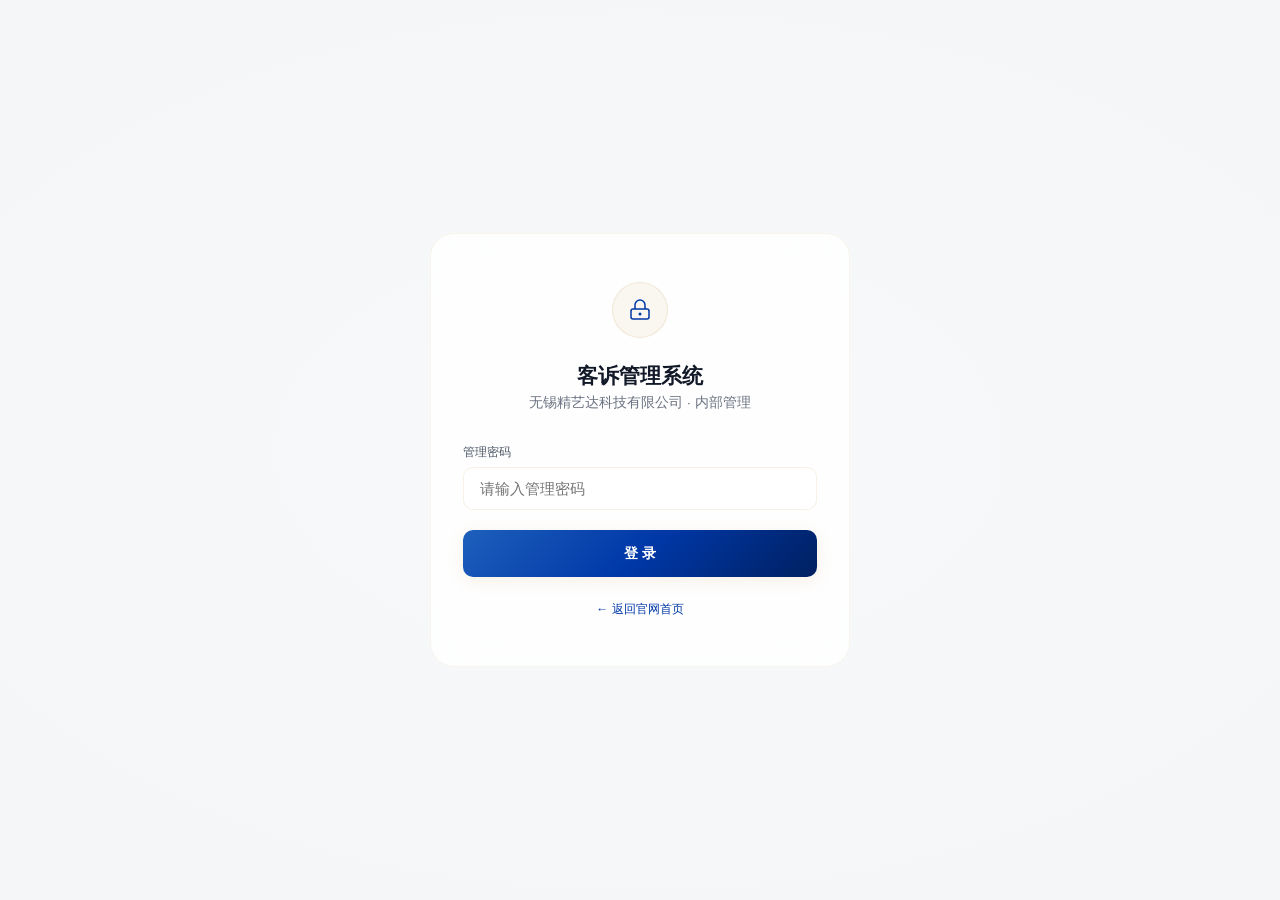
<file: admin-system/index.html>
<!DOCTYPE html>
<html lang="zh-CN">
<head>
<meta charset="UTF-8">
<meta name="viewport" content="width=device-width,initial-scale=1.0">
<meta name="robots" content="noindex,nofollow">
<title>精艺达 · 客诉管理系统</title>
<style>
:root {
  --navy-deep: #F5F6F8; --navy: #FFFFFF; --navy-mid: #F8F9FB;
  --gold: #0038A8; --gold-light: #1E5FBB; --gold-dark: #002060;
  --silver: #6B7280; --silver-light: #4B5563; --white: #111827;
  --radius-xl: 24px; --radius-lg: 16px; --radius-md: 10px;
  --accent-gradient: linear-gradient(135deg,#1E5FBB,#0038A8,#002060);
  --font-cn: 'PingFang SC','Microsoft YaHei','Hiragino Sans GB',sans-serif;
  --font-en: -apple-system,'Segoe UI','Helvetica Neue',sans-serif;
}
*,*::before,*::after{box-sizing:border-box;margin:0;padding:0}
html{font-size:16px;background:var(--navy-deep);color:var(--silver);-webkit-font-smoothing:antialiased}
body{font-family:var(--font-cn);min-height:100vh;display:flex;align-items:center;justify-content:center;background:radial-gradient(ellipse 60% 50% at 50% 50%,#F8F9FB 0%,#F5F6F8 100%)}
.login-card{background:rgba(255,255,255,0.8);backdrop-filter:blur(20px);-webkit-backdrop-filter:blur(20px);border:1px solid rgba(200,164,92,0.1);border-radius:var(--radius-xl);padding:48px 32px;width:100%;max-width:420px;margin:20px}
.login-icon{width:56px;height:56px;margin:0 auto 24px;border-radius:50%;background:rgba(200,164,92,0.08);border:1px solid rgba(200,164,92,0.2);display:flex;align-items:center;justify-content:center;color:var(--gold)}
.login-card h2{text-align:center;color: #111827;margin-bottom:4px;font-family:var(--font-en);font-weight:700;font-size:1.3rem}
.login-sub{text-align:center;font-size:0.85rem;color:var(--silver);margin-bottom:32px}
.form-group{margin-bottom:20px}
.form-label{display:block;font-size:0.78rem;color:var(--silver-light);margin-bottom:6px}
.form-input{width:100%;padding:12px 16px;background:rgba(255,255,255,0.5);border:1px solid rgba(200,164,92,0.15);border-radius:var(--radius-md);color: #111827;font-size:0.95rem;font-family:var(--font-cn);transition:all .3s}
.form-input:focus{outline:none;border-color:var(--gold);box-shadow:0 0 0 3px rgba(200,164,92,0.12)}
.btn{display:inline-flex;align-items:center;justify-content:center;padding:14px 28px;border-radius:var(--radius-md);font-size:0.9rem;font-weight:600;cursor:pointer;border:none;transition:all .35s;font-family:var(--font-cn);width:100%}
.btn-gold{background:var(--accent-gradient);color:#FFFFFF;box-shadow:0 4px 16px rgba(200,164,92,0.15)}
.btn-gold:hover{transform:translateY(-2px);box-shadow:0 8px 28px rgba(200,164,92,0.25)}
.login-error{text-align:center;font-size:0.8rem;color:#e74c3c;margin-top:16px;display:none}
.login-footer{text-align:center;margin-top:24px;font-size:0.75rem}
.login-footer a{color:var(--gold);text-decoration:none}
</style>
</head>
<body>
<div class="login-card">
  <div class="login-icon"><svg width="24" height="24" viewBox="0 0 24 24" fill="none"><rect x="3" y="11" width="18" height="10" rx="2" stroke="currentColor" stroke-width="1.5"/><path d="M7 11V7a5 5 0 0110 0v4" stroke="currentColor" stroke-width="1.5"/><circle cx="12" cy="16" r="1.5" fill="currentColor"/></svg></div>
  <h2>客诉管理系统</h2>
  <p class="login-sub">无锡精艺达科技有限公司 · 内部管理</p>
  <form onsubmit="return!1">
    <div class="form-group">
      <label class="form-label">管理密码</label>
      <input type="password" id="pw" class="form-input" placeholder="请输入管理密码" autocomplete="current-password">
    </div>
    <button type="button" class="btn btn-gold" onclick="login()">登 录</button>
    <p class="login-error" id="err">密码错误，请重试</p>
  </form>
  <p class="login-footer"><a href="https://gyt20110315.github.io/jingyida2026/">← 返回官网首页</a></p>
</div>
<script>
var PWD='jingyida2026';
function login(){
  var pw=document.getElementById('pw').value;
  if(pw===PWD){sessionStorage.setItem('jya','1');location.href='dashboard.html'}
  else{document.getElementById('err').style.display='block';document.getElementById('pw').value=''}
}
document.getElementById('pw').addEventListener('keydown',function(e){if(e.key==='Enter')login()});
if(sessionStorage.getItem('jya')==='1')location.href='dashboard.html';
</script>
</body>
</html>
</file>
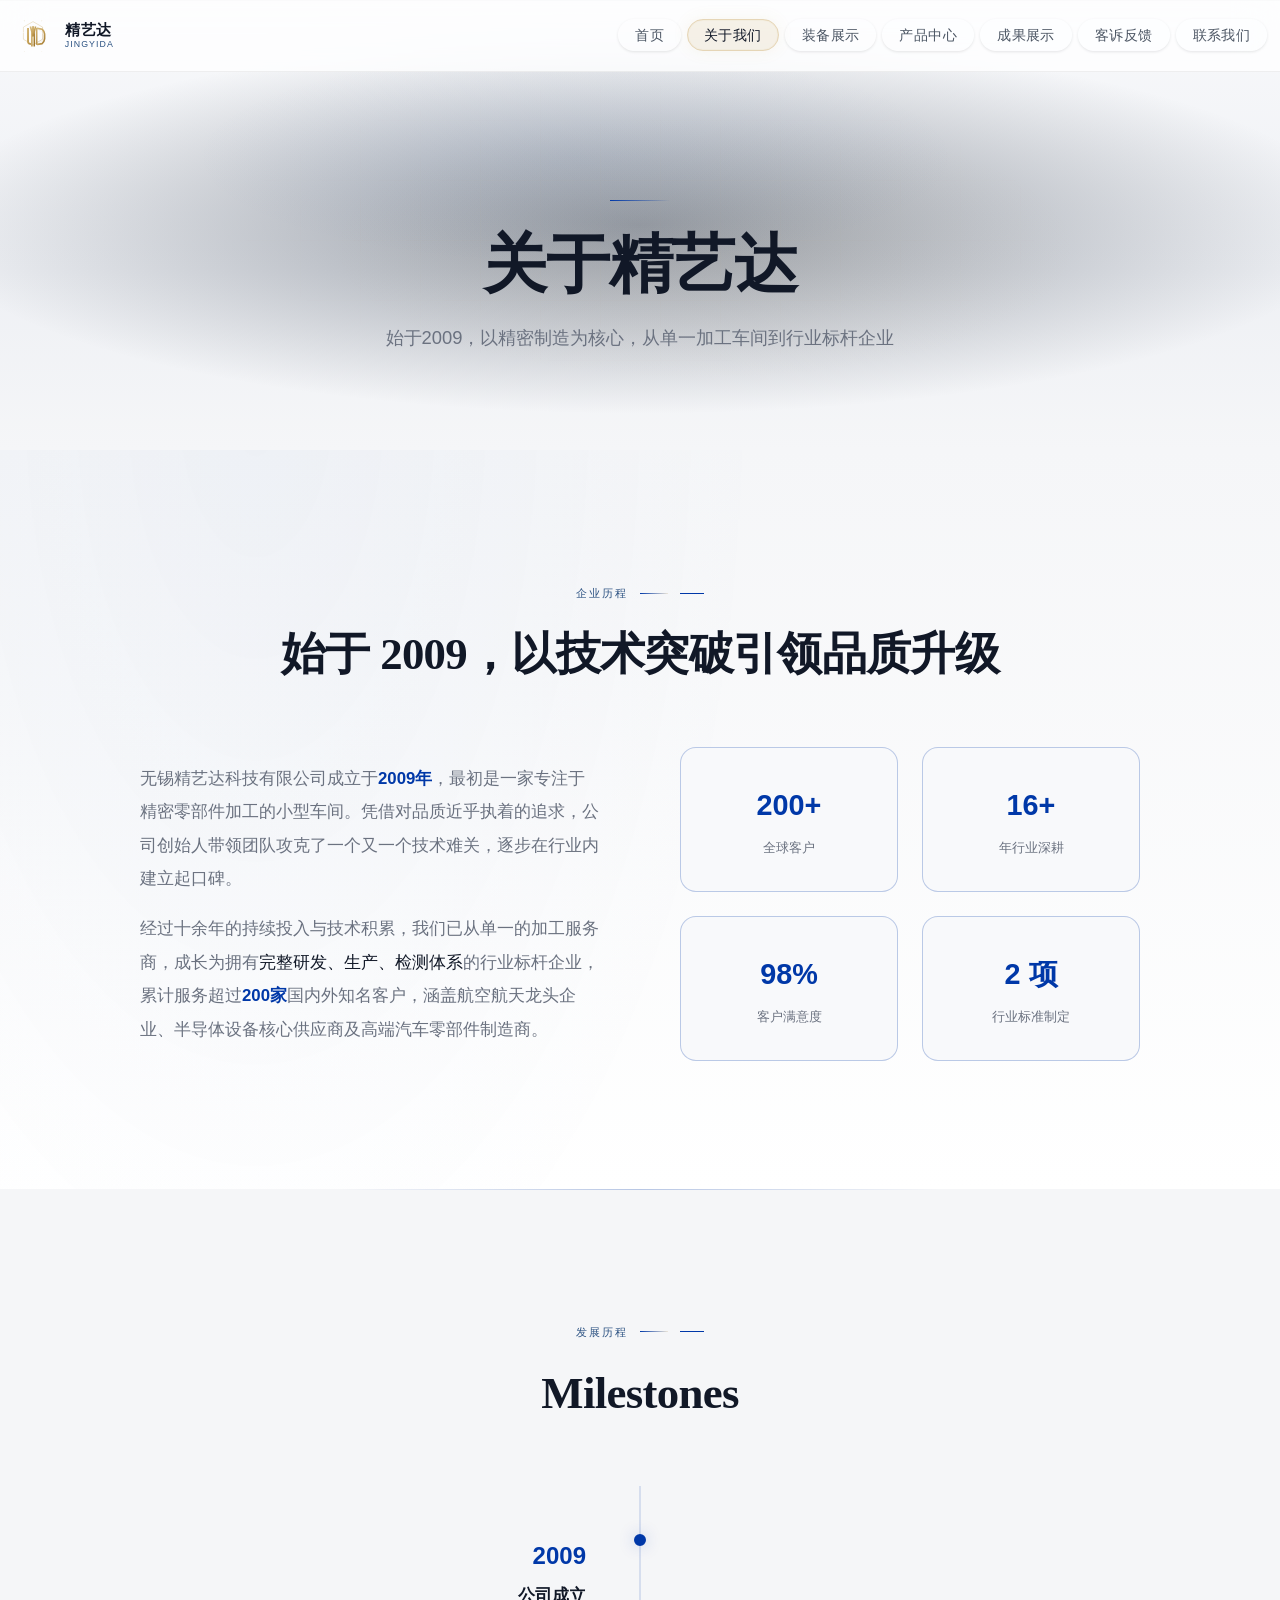
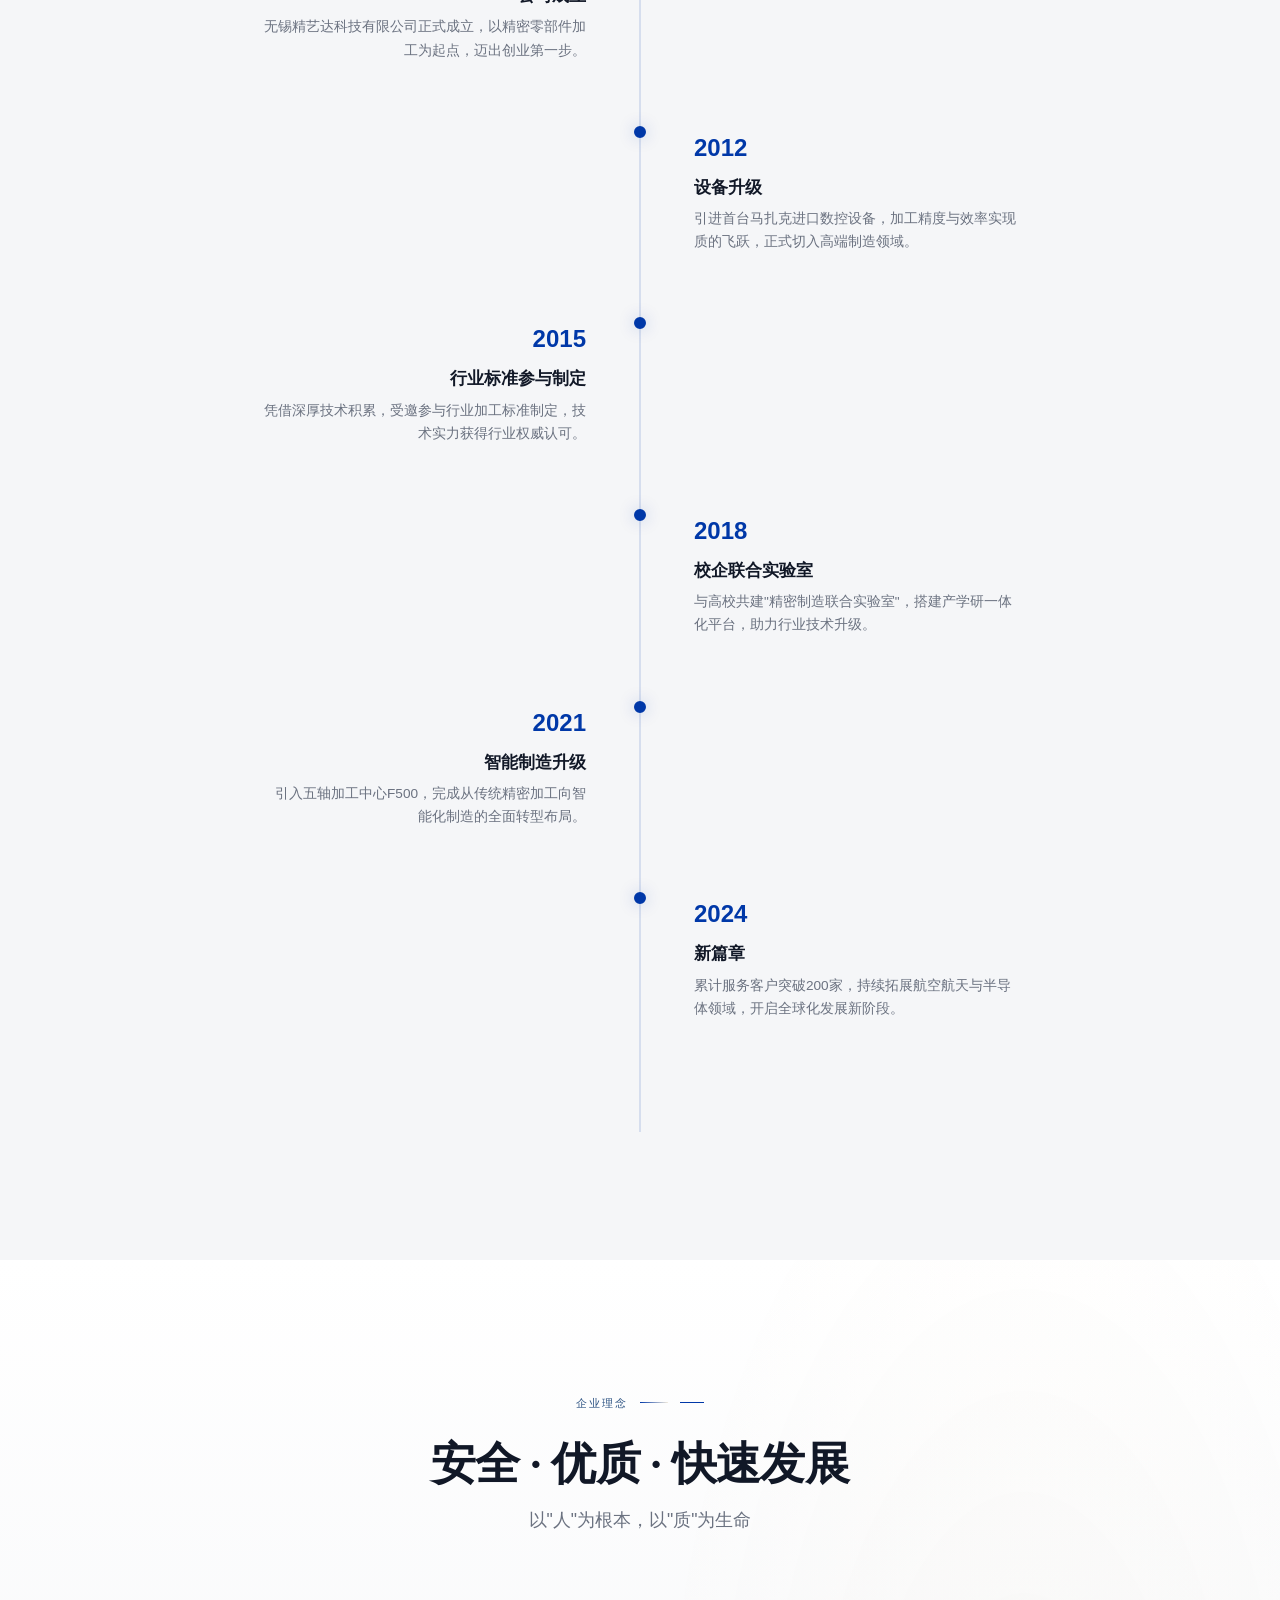
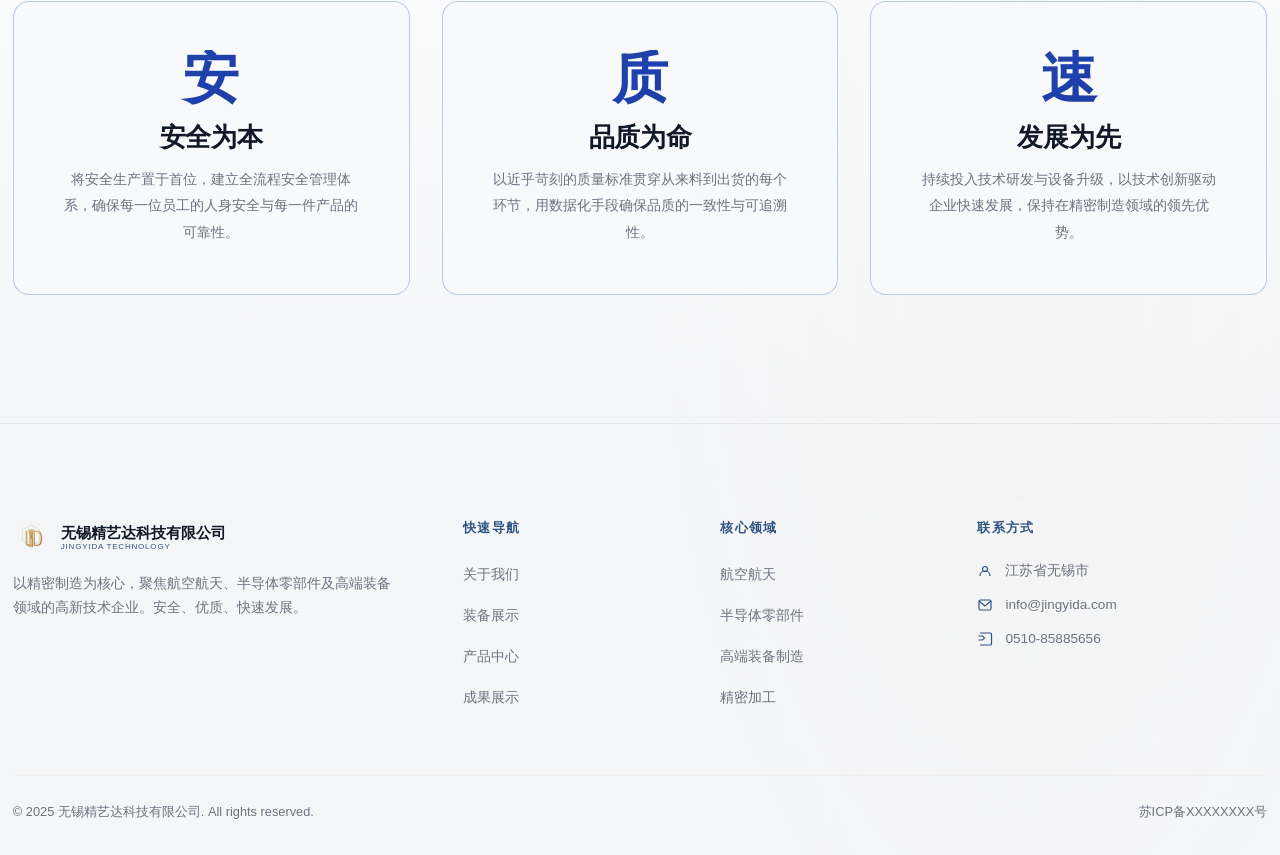
<file: about.html>
<!DOCTYPE html>
<html lang="zh-CN">
<head>
  <meta charset="UTF-8">
  <meta name="viewport" content="width=device-width, initial-scale=1.0">
  <meta name="description" content="关于无锡精艺达科技有限公司 — 成立于2009年，以精密制造为核心，聚焦航空航天、半导体零部件及高端装备领域。">
  <title>关于我们 | 无锡精艺达科技有限公司</title>
  <link rel="stylesheet" href="css/common.css">
  <link rel="stylesheet" href="css/animations.css">
  
  <meta property="og:type" content="website">
  <meta property="og:site_name" content="无锡精艺达科技有限公司">
  <meta property="og:locale" content="zh_CN">
  <link rel="icon" type="image/svg+xml" href="assets/logo.svg">
  <style>
    /* Story */
    #story { padding: var(--section-pad) 0; background: linear-gradient(180deg, var(--navy-deep) 0%, var(--navy) 100%); }
    .story-grid { display: grid; grid-template-columns: 1fr 1fr; gap: clamp(40px, 8vw, 80px); align-items: center; max-width: 1000px; margin: 0 auto; }
    .story-text p { line-height: 2; font-size: 1.05rem; }
    .story-stats { display: grid; grid-template-columns: 1fr 1fr; gap: var(--space-lg); }
    .story-stat { text-align: center; padding: var(--space-xl); background:#F8F9FB; border: 1px solid rgba(0,56,168,0.25); border-radius: var(--radius-md); transition: all 0.4s; }
    .story-stat:hover { border-color: rgba(0,56,168,0.25); transform: translateY(-4px); box-shadow: var(--shadow-lg); }
    .story-stat-num { font-family: var(--font-en); font-size: 1.8rem; font-weight: 700; color:#0038A8; }
    .story-stat-label { font-size: 0.8rem; color:#6B7280; margin-top: 4px; }

    /* Timeline */
    #timeline-section { padding: var(--section-pad) 0; background:#F5F6F8; position: relative; }
    #timeline-section::before { content: ''; position: absolute; top: 0; left: 50%; transform: translateX(-50%); width: 600px; height: 1px; background: linear-gradient(90deg, transparent, rgba(0,56,168,0.25), transparent); }
    .timeline-wrap { position: relative; max-width: 800px; margin: 0 auto; padding: var(--space-2xl) 0; }
    .timeline-line { position: absolute; left: 50%; top: 0; bottom: 0; width: 1px; background: rgba(0,56,168,0.25); transform: translateX(-50%); }
    .timeline-line-fill { position: absolute; left: 50%; top: 0; width: 1px; background: linear-gradient(180deg, var(--gold-dark), var(--gold), var(--gold-light)); transform: translateX(-50%) scaleY(0); transform-origin: top; transition: transform 0.12s linear; }
    .timeline-item { position: relative; display: grid; grid-template-columns: 1fr 60px 1fr; align-items: start; margin-bottom: var(--space-3xl); opacity: 0; transform: translateY(30px); transition: opacity 0.7s, transform 0.7s; }
    .timeline-item.visible { opacity: 1; transform: translateY(0); }
    .timeline-content { padding: 0 var(--space-lg); }
    .timeline-item:nth-child(odd) .timeline-content { text-align: right; }
    .timeline-dot-col { display: flex; flex-direction: column; align-items: center; position: relative; z-index: 1; }
    .timeline-dot { width: 12px; height: 12px; border-radius: 50%; background:#F5F6F8; border: 2px solid var(--gold); transition: all 0.4s; }
    .timeline-item.visible .timeline-dot { background: var(--gold); box-shadow: 0 0 16px rgba(0,56,168,0.25); }
    .timeline-year { font-family: var(--font-en); font-size: 1.5rem; font-weight: 700; color:#0038A8; margin-bottom: 4px; }
    .timeline-title { font-size: 1.05rem; font-weight: 600; color:#111827; margin-bottom: 4px; }
    .timeline-desc { font-size: 0.85rem; color:#6B7280; line-height: 1.7; }

    /* Philosophy */
    #philosophy { padding: var(--section-pad) 0; background: linear-gradient(180deg, var(--navy) 0%, var(--navy-deep) 100%); }
    .phil-grid { display: grid; grid-template-columns: repeat(3, 1fr); gap: var(--space-xl); }
    .phil-card { text-align: center; padding: var(--space-2xl); background:#F8F9FB; border: 1px solid rgba(0,56,168,0.25); border-radius: var(--radius-md); transition: all 0.4s; }
    .phil-card:hover { transform: translateY(-6px); border-color: rgba(0,56,168,0.25); box-shadow: var(--shadow-lg); }
    .phil-char { font-size: 3.5rem; font-weight: 900; background: var(--accent-gradient); -webkit-background-clip: text; -webkit-text-fill-color: transparent; line-height: 1; margin-bottom: var(--space-md); }
    .phil-card h3 { margin-bottom: var(--space-sm); }
    .phil-card p { font-size: 0.9rem; line-height: 1.85; }

    @media (max-width: 1024px) { .phil-grid { grid-template-columns: repeat(3, 1fr); } }
    @media (max-width: 768px) {
      .story-grid, .phil-grid { grid-template-columns: 1fr; }
      .phil-grid { max-width: 380px; margin: 0 auto; }
      .story-stats { grid-template-columns: 1fr 1fr; }
      .timeline-line, .timeline-line-fill { left: 24px; }
      .timeline-item { grid-template-columns: 40px 1fr; }
      .timeline-item:nth-child(odd) .timeline-content { text-align: left; }
    }
  </style>

  <script type="application/ld+json">
  {
    "@context": "https://schema.org",
    "@type": "Corporation",
    "name": "无锡精艺达科技有限公司",
    "alternateName": "Jingyida Technology",
    "description": "以精密制造为核心，聚焦航空航天、半导体零部件及高端装备领域的高新技术企业。",
    "url": "https://gyt20110315.github.io/jingyida2026/",
    "telephone": "+86-510-85885656",
    "address": {"@type": "PostalAddress", "addressLocality": "无锡", "addressRegion": "江苏", "addressCountry": "CN"},
    "foundingDate": "2009",
    "hasCertification": ["GJB 9001C-2017", "ISO 9001:2015", "GB/T 19001-2016"]
  }
  </script>

</head>
<body>
  <div id="loader">
    <div class="loader-core">
      <div class="loader-ring"></div><div class="loader-ring"></div><div class="loader-ring"></div><div class="loader-ring"></div><div class="loader-ring"></div>
      <div class="loader-spoke"></div><div class="loader-spoke"></div><div class="loader-spoke"></div><div class="loader-spoke"></div>
      <div class="loader-spoke"></div><div class="loader-spoke"></div><div class="loader-spoke"></div><div class="loader-spoke"></div>
      <div class="loader-hub"></div>
      <div class="loader-slogan">以精密之名，铸就卓越品质<span class="en">PRECISION & EXCELLENCE</span></div>
    </div>
  </div>

  <a href="#main-content" class="skip-link">跳到主要内容</a>

  <header>
    <nav>
      <a href="index.html" class="nav-logo"><img loading="lazy" src="assets/logo.svg" alt="精艺达" width="40" height="40"><div class="nav-logo-text"><span class="nav-logo-cn">精艺达</span><span class="nav-logo-en">Jingyida</span></div></a>
      <ul class="nav-links">
        <li><a href="index.html">首页</a></li><li><a href="about.html">关于我们</a></li><li><a href="equipment.html">装备展示</a></li><li><a href="products.html">产品中心</a></li><li><a href="quality.html">成果展示</a></li><li><a href="service.html">客诉反馈</a></li>
        <li><a href="contact.html">联系我们</a></li>
      </ul>
      <button class="menu-toggle" aria-label="菜单"><span></span><span></span><span></span></button>
    </nav>
  </header>

  <div id="scroll-progress"></div>

  <main id="main-content">
    <!-- Page Hero -->
    <section class="page-hero">
      <div class="page-hero-bg-grid"></div>
      <div class="page-hero-content reveal">
        <div class="accent-line"></div>
        <h1>关于精艺达</h1>
        <p>始于2009，以精密制造为核心，从单一加工车间到行业标杆企业</p>
      </div>
    </section>

    <!-- Company Story -->
    <section id="story">
      <div class="container">
        <div class="section-header text-center reveal">
          <span class="section-label centered">企业历程</span>
          <h2>始于 2009，以技术突破引领品质升级</h2>
        </div>
        <div class="story-grid">
          <div class="story-text reveal-left">
            <p>无锡精艺达科技有限公司成立于<span style="color:#0038A8;font-weight:600;">2009年</span>，最初是一家专注于精密零部件加工的小型车间。凭借对品质近乎执着的追求，公司创始人带领团队攻克了一个又一个技术难关，逐步在行业内建立起口碑。</p>
            <p>经过十余年的持续投入与技术积累，我们已从单一的加工服务商，成长为拥有<span style="color:#111827;font-weight:500;">完整研发、生产、检测体系</span>的行业标杆企业，累计服务超过<span style="color:#0038A8;font-weight:600;">200家</span>国内外知名客户，涵盖航空航天龙头企业、半导体设备核心供应商及高端汽车零部件制造商。</p>
          </div>
          <div class="story-stats reveal-right">
            <div class="story-stat"><div class="story-stat-num">200+</div><div class="story-stat-label">全球客户</div></div>
            <div class="story-stat"><div class="story-stat-num">16+</div><div class="story-stat-label">年行业深耕</div></div>
            <div class="story-stat"><div class="story-stat-num">98%</div><div class="story-stat-label">客户满意度</div></div>
            <div class="story-stat"><div class="story-stat-num">2 项</div><div class="story-stat-label">行业标准制定</div></div>
          </div>
        </div>
      </div>
    </section>

    <!-- Timeline -->
    <section id="timeline-section">
      <div class="container container-narrow">
        <div class="section-header text-center reveal">
          <span class="section-label centered">发展历程</span>
          <h2>Milestones</h2>
        </div>
        <div class="timeline timeline-wrap">
          <div class="timeline-line"></div>
          <div class="timeline-line-fill"></div>

          <div class="timeline-item">
            <div class="timeline-content"><div class="timeline-year">2009</div><div class="timeline-title">公司成立</div><div class="timeline-desc">无锡精艺达科技有限公司正式成立，以精密零部件加工为起点，迈出创业第一步。</div></div>
            <div class="timeline-dot-col"><div class="timeline-dot"></div></div>
            <div></div>
          </div>
          <div class="timeline-item">
            <div></div>
            <div class="timeline-dot-col"><div class="timeline-dot"></div></div>
            <div class="timeline-content"><div class="timeline-year">2012</div><div class="timeline-title">设备升级</div><div class="timeline-desc">引进首台马扎克进口数控设备，加工精度与效率实现质的飞跃，正式切入高端制造领域。</div></div>
          </div>
          <div class="timeline-item">
            <div class="timeline-content"><div class="timeline-year">2015</div><div class="timeline-title">行业标准参与制定</div><div class="timeline-desc">凭借深厚技术积累，受邀参与行业加工标准制定，技术实力获得行业权威认可。</div></div>
            <div class="timeline-dot-col"><div class="timeline-dot"></div></div>
            <div></div>
          </div>
          <div class="timeline-item">
            <div></div>
            <div class="timeline-dot-col"><div class="timeline-dot"></div></div>
            <div class="timeline-content"><div class="timeline-year">2018</div><div class="timeline-title">校企联合实验室</div><div class="timeline-desc">与高校共建"精密制造联合实验室"，搭建产学研一体化平台，助力行业技术升级。</div></div>
          </div>
          <div class="timeline-item">
            <div class="timeline-content"><div class="timeline-year">2021</div><div class="timeline-title">智能制造升级</div><div class="timeline-desc">引入五轴加工中心F500，完成从传统精密加工向智能化制造的全面转型布局。</div></div>
            <div class="timeline-dot-col"><div class="timeline-dot"></div></div>
            <div></div>
          </div>
          <div class="timeline-item">
            <div></div>
            <div class="timeline-dot-col"><div class="timeline-dot"></div></div>
            <div class="timeline-content"><div class="timeline-year">2024</div><div class="timeline-title">新篇章</div><div class="timeline-desc">累计服务客户突破200家，持续拓展航空航天与半导体领域，开启全球化发展新阶段。</div></div>
          </div>
        </div>
      </div>
    </section>

    <!-- Philosophy -->
    <section id="philosophy">
      <div class="container">
        <div class="section-header text-center reveal">
          <span class="section-label centered">企业理念</span>
          <h2>安全 · 优质 · 快速发展</h2>
          <p>以"人"为根本，以"质"为生命</p>
        </div>
        <div class="phil-grid reveal-stagger">
          <div class="phil-card"><div class="phil-char">安</div><h3>安全为本</h3><p>将安全生产置于首位，建立全流程安全管理体系，确保每一位员工的人身安全与每一件产品的可靠性。</p></div>
          <div class="phil-card"><div class="phil-char">质</div><h3>品质为命</h3><p>以近乎苛刻的质量标准贯穿从来料到出货的每个环节，用数据化手段确保品质的一致性与可追溯性。</p></div>
          <div class="phil-card"><div class="phil-char">速</div><h3>发展为先</h3><p>持续投入技术研发与设备升级，以技术创新驱动企业快速发展，保持在精密制造领域的领先优势。</p></div>
        </div>
      </div>
    </section>
  </main>

  <footer>
    <div class="container">
      <div class="footer-grid">
        <div class="footer-brand"><div class="footer-logo"><img loading="lazy" src="assets/logo.svg" alt="精艺达" width="36" height="36"><div class="footer-logo-text"><strong>无锡精艺达科技有限公司</strong><span>Jingyida Technology</span></div></div><p>以精密制造为核心，聚焦航空航天、半导体零部件及高端装备领域的高新技术企业。安全、优质、快速发展。</p></div>
        <div class="footer-col"><h4>快速导航</h4><ul><li><a href="about.html">关于我们</a></li><li><a href="equipment.html">装备展示</a></li><li><a href="products.html">产品中心</a></li><li><a href="quality.html">成果展示</a></li></ul></div>
        <div class="footer-col"><h4>核心领域</h4><ul><li><a href="products.html">航空航天</a></li><li><a href="products.html">半导体零部件</a></li><li><a href="products.html">高端装备制造</a></li><li><a href="products.html">精密加工</a></li></ul></div>
        <div class="footer-col"><h4>联系方式</h4><div class="footer-contact-item"><svg viewBox="0 0 16 16" fill="none"><circle cx="8" cy="6" r="2.5" stroke="currentColor" stroke-width="1.2"/><path d="M3 13c0-2.8 2.2-5 5-5s5 2.2 5 5" stroke="currentColor" stroke-width="1.2"/></svg><span>江苏省无锡市</span></div><div class="footer-contact-item"><svg viewBox="0 0 16 16" fill="none"><rect x="2" y="3" width="12" height="10" rx="1.5" stroke="currentColor" stroke-width="1.2"/><path d="M2 4l6 5 6-5" stroke="currentColor" stroke-width="1.2"/></svg><span>info@jingyida.com</span></div><div class="footer-contact-item"><svg viewBox="0 0 16 16" fill="none"><path d="M3 2h10a1.5 1.5 0 011.5 1.5v9A1.5 1.5 0 0113 14H3" stroke="currentColor" stroke-width="1.2"/><path d="M1.5 5h4l2 2-2 2h-4" stroke="currentColor" stroke-width="1.2"/></svg><span>0510-85885656</span></div></div>
      </div>
      <div class="footer-bottom"><span>&copy; 2025 无锡精艺达科技有限公司. All rights reserved.</span><span>苏ICP备XXXXXXXX号</span></div>
    </div>
  </footer>

  <div id="back-to-top">↑</div>

  <script src="js/main.js" defer></script>


</body>
</html>
</file>
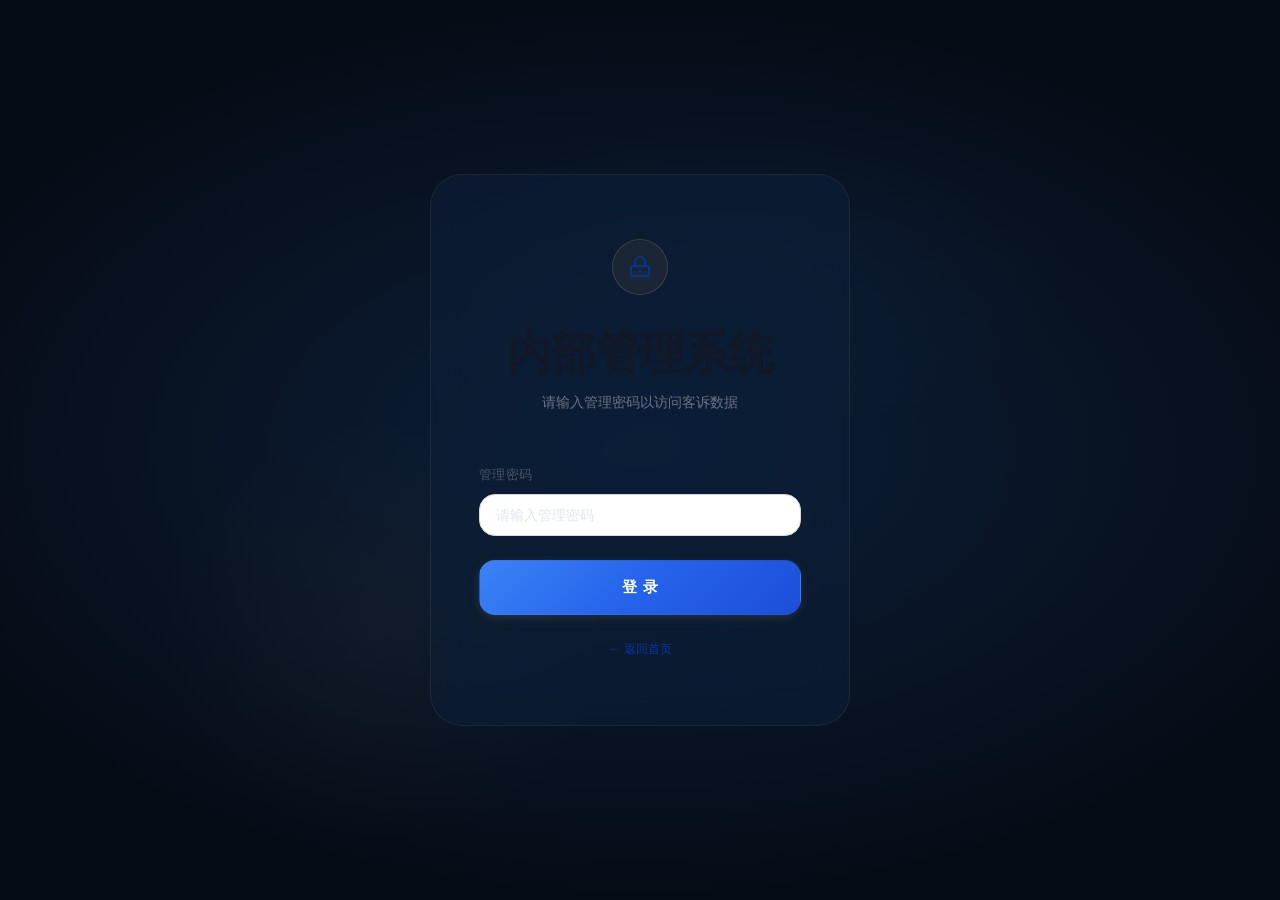
<file: admin-dashboard.html>
<!DOCTYPE html>
<html lang="zh-CN">
<head>
  <meta charset="UTF-8">
  <meta name="viewport" content="width=device-width, initial-scale=1.0">
  <meta name="robots" content="noindex, nofollow">
  <title>客诉管理仪表盘 | 无锡精艺达科技有限公司</title>
  <link rel="stylesheet" href="css/common.css">
  <link rel="stylesheet" href="css/animations.css">
  <meta property="og:type" content="website">
  <meta property="og:site_name" content="无锡精艺达科技有限公司">
  <link rel="icon" type="image/svg+xml" href="assets/logo.svg">
  <style>
    #dashboard { padding: var(--section-pad) 0; background: linear-gradient(180deg,var(--navy-deep) 0%,var(--navy) 100%); min-height: 80vh; }
    .dash-header { display: flex; justify-content: space-between; align-items: center; margin-bottom: var(--space-2xl); flex-wrap: wrap; gap: var(--space-md); }
    .dash-header h2 { margin: 0; }
    .dash-actions { display: flex; gap: var(--space-sm); flex-wrap: wrap; }
    .dash-btn { padding: 8px 18px; border-radius: 20px; background: rgba(200,164,92,0.08); border: 1px solid rgba(200,164,92,0.2); color: var(--gold); cursor: pointer; font-size: 0.82rem; font-family: var(--font-cn); transition: all 0.3s; }
    .dash-btn:hover { background: rgba(200,164,92,0.18); border-color: var(--gold); }
    .dash-btn.active { background: rgba(200,164,92,0.2); border-color: var(--gold); color: var(--white); }
    .dash-btn.danger { border-color: rgba(231,76,60,0.3); color: #e74c3c; }
    .dash-btn.danger:hover { background: rgba(231,76,60,0.1); }

    /* Stats row */
    .dash-stats { display: grid; grid-template-columns: repeat(4, 1fr); gap: var(--space-md); margin-bottom: var(--space-2xl); }
    .dash-stat { text-align: center; padding: var(--space-lg); background: rgba(13,30,56,0.5); backdrop-filter: blur(10px); border: 1px solid rgba(200,164,92,0.06); border-radius: var(--radius-lg); }
    .dash-stat-num { font-family: var(--font-serif); font-size: 2rem; font-weight: 900; color: var(--gold); }
    .dash-stat-label { font-size: 0.78rem; color: var(--silver); margin-top: 4px; }

    /* Complaint cards */
    .complaint-list { display: flex; flex-direction: column; gap: var(--space-md); }
    .complaint-group { margin-bottom: var(--space-xl); }
    .complaint-group-header { font-size: 1rem; font-weight: 600; color: var(--white); margin-bottom: var(--space-md); padding-bottom: var(--space-sm); border-bottom: 1px solid rgba(200,164,92,0.1); display: flex; justify-content: space-between; align-items: center; }
    .complaint-group-count { font-size: 0.75rem; color: var(--silver); font-weight: 400; }
    .complaint-card { background: rgba(13,30,56,0.5); backdrop-filter: blur(10px); border: 1px solid rgba(200,164,92,0.06); border-radius: var(--radius-lg); padding: var(--space-lg); transition: all 0.3s; }
    .complaint-card:hover { border-color: rgba(200,164,92,0.15); }
    .complaint-card-header { display: flex; justify-content: space-between; align-items: flex-start; margin-bottom: var(--space-sm); flex-wrap: wrap; gap: var(--space-sm); }
    .complaint-card-header h4 { font-size: 1rem; margin: 0; }
    .complaint-badges { display: flex; gap: 6px; flex-wrap: wrap; }
    .complaint-badge { padding: 3px 10px; border-radius: 12px; font-size: 0.65rem; letter-spacing: 0.05em; font-family: var(--font-en); text-transform: uppercase; }
    .badge-high { background: rgba(231,76,60,0.15); color: #e74c3c; border: 0.5px solid rgba(231,76,60,0.3); }
    .badge-medium { background: rgba(243,156,18,0.15); color: #f39c12; border: 0.5px solid rgba(243,156,18,0.3); }
    .badge-low { background: rgba(46,204,113,0.15); color: #2ecc71; border: 0.5px solid rgba(46,204,113,0.3); }
    .badge-quality { background: rgba(200,164,92,0.12); color: var(--gold); border: 0.5px solid rgba(200,164,92,0.3); }
    .complaint-meta { font-size: 0.75rem; color: var(--silver); margin-bottom: var(--space-sm); display: flex; gap: var(--space-lg); flex-wrap: wrap; }
    .complaint-meta span { display: flex; align-items: center; gap: 4px; }
    .complaint-desc { font-size: 0.85rem; color: var(--silver); line-height: 1.7; }
    .complaint-desc strong { color: var(--white); }

    .empty-state { text-align: center; padding: var(--space-4xl) var(--space-xl); }
    .empty-state svg { opacity: 0.3; margin-bottom: var(--space-lg); }
    .empty-state h3 { margin-bottom: var(--space-sm); }
    .empty-state p { color: var(--silver); font-size: 0.9rem; }

    @media (max-width: 1024px) { .dash-stats { grid-template-columns: repeat(2,1fr); } }
    @media (max-width: 768px) { .dash-stats { grid-template-columns: 1fr 1fr; } }
  </style>
</head>
<body>
  <header>
    <nav>
      <a href="index.html" class="nav-logo"><img loading="lazy" src="assets/logo.svg" alt="精艺达" width="40" height="40"><div class="nav-logo-text"><span class="nav-logo-cn">精艺达</span><span class="nav-logo-en">Jingyida</span></div></a>
      <ul class="nav-links">
        <li><a href="index.html">首页</a></li><li><a href="about.html">关于我们</a></li><li><a href="equipment.html">装备展示</a></li><li><a href="admin-dashboard.html" class="active">客诉管理</a></li>
      </ul>
      <button class="menu-toggle" aria-label="菜单"><span></span><span></span><span></span></button>
    </nav>
  </header>
  <div id="scroll-progress"></div>

  <main id="main-content">
    <section class="page-hero" style="min-height:35vh;">
      <div class="page-hero-bg-grid"></div>
      <div class="page-hero-content reveal">
        <div class="accent-line"></div>
        <h1>客诉管理仪表盘</h1>
        <p>按客户分类查看所有客诉反馈，实时追踪处理进度</p>
      </div>
    </section>

    <section id="dashboard">
      <div class="container">
        <div class="dash-header">
          <h2>客诉记录</h2>
          <div class="dash-actions">
            <button class="dash-btn active" onclick="filterComplaints('all')">全部</button>
            <button class="dash-btn" onclick="filterComplaints('high')">非常紧急</button>
            <button class="dash-btn" onclick="filterComplaints('medium')">紧急</button>
            <button class="dash-btn" onclick="filterComplaints('low')">一般</button>
            <button class="dash-btn danger" onclick="clearAll()">清空数据</button>
            <a href="admin.html" class="dash-btn" style="text-decoration:none;" onclick="sessionStorage.removeItem('jy_admin_auth')">退出登录</a>
          </div>
        </div>

        <div class="dash-stats" id="dash-stats">
          <div class="dash-stat"><div class="dash-stat-num" id="stat-total">0</div><div class="dash-stat-label">总客诉数</div></div>
          <div class="dash-stat"><div class="dash-stat-num" id="stat-high">0</div><div class="dash-stat-label">非常紧急</div></div>
          <div class="dash-stat"><div class="dash-stat-num" id="stat-customers">0</div><div class="dash-stat-label">涉及客户数</div></div>
          <div class="dash-stat"><div class="dash-stat-num" id="stat-today">0</div><div class="dash-stat-label">今日新增</div></div>
        </div>

        <div id="complaint-container">
          <div class="empty-state" id="empty-state">
            <svg width="64" height="64" viewBox="0 0 64 64" fill="none"><circle cx="32" cy="32" r="30" stroke="#C8A45C" stroke-width="1"/><path d="M22 22h20v20H22z" stroke="#C8A45C" stroke-width="1"/><line x1="28" y1="28" x2="36" y2="36" stroke="#C8A45C" stroke-width="0.8"/><line x1="36" y1="28" x2="28" y2="36" stroke="#C8A45C" stroke-width="0.8"/></svg>
            <h3>暂无客诉记录</h3>
            <p>客户通过客诉反馈页面提交的内容将显示在这里</p>
          </div>
          <div class="complaint-list" id="complaint-list" style="display:none;"></div>
        </div>
      </div>
    </section>
  </main>

  <script>
    // Auth check
    if (!sessionStorage.getItem('jy_admin_auth')) {
      window.location.href = 'admin.html';
    }

    // Complaint data store
    var STORAGE_KEY = 'jy_complaints';

    function getComplaints() {
      try {
        return JSON.parse(localStorage.getItem(STORAGE_KEY) || '[]');
      } catch(e) { return []; }
    }

    function saveComplaints(data) {
      localStorage.setItem(STORAGE_KEY, JSON.stringify(data));
    }

    // Category labels
    var catLabels = {
      quality: '产品质量', delivery: '交付延迟', spec: '规格不符',
      damage: '运输损坏', service: '服务建议', other: '其他'
    };

    var urgencyLabels = { high: '非常紧急', medium: '紧急', low: '一般' };
    var urgencyClass = { high: 'badge-high', medium: 'badge-medium', low: 'badge-low' };

    var currentFilter = 'all';

    function renderComplaints() {
      var complaints = getComplaints();
      var container = document.getElementById('complaint-list');
      var empty = document.getElementById('empty-state');

      // Filter
      var filtered = currentFilter === 'all' ? complaints : complaints.filter(function(c) { return c.urgency === currentFilter; });

      // Update stats
      var today = new Date().toDateString();
      document.getElementById('stat-total').textContent = complaints.length;
      document.getElementById('stat-high').textContent = complaints.filter(function(c){return c.urgency==='high'}).length;
      var customers = {};
      complaints.forEach(function(c){ customers[c.customer] = true; });
      document.getElementById('stat-customers').textContent = Object.keys(customers).length;
      document.getElementById('stat-today').textContent = complaints.filter(function(c){return new Date(c.timestamp).toDateString()===today}).length;

      if (filtered.length === 0) {
        container.style.display = 'none';
        empty.style.display = 'block';
        return;
      }

      empty.style.display = 'none';
      container.style.display = 'flex';

      // Group by customer
      var groups = {};
      filtered.forEach(function(c) {
        if (!groups[c.customer]) groups[c.customer] = [];
        groups[c.customer].push(c);
      });

      var html = '';
      Object.keys(groups).sort().forEach(function(customer) {
        html += '<div class="complaint-group">';
        html += '<div class="complaint-group-header">' + customer + '<span class="complaint-group-count">' + groups[customer].length + ' 条记录</span></div>';
        groups[customer].forEach(function(c) {
          var ts = new Date(c.timestamp);
          var timeStr = ts.getFullYear()+'-'+(ts.getMonth()+1)+'-'+ts.getDate()+' '+ts.getHours()+':'+String(ts.getMinutes()).padStart(2,'0');
          html += '<div class="complaint-card">';
          html += '<div class="complaint-card-header"><h4>' + (c.contactPerson || '匿名') + '</h4>';
          html += '<div class="complaint-badges">';
          html += '<span class="complaint-badge ' + (urgencyClass[c.urgency]||'') + '">' + (urgencyLabels[c.urgency]||c.urgency) + '</span>';
          html += '<span class="complaint-badge badge-quality">' + (catLabels[c.category]||c.category) + '</span>';
          html += '</div></div>';
          html += '<div class="complaint-meta"><span>📞 ' + (c.phone||'未填写') + '</span><span>📦 ' + (c.orderRef||'无') + '</span><span>🕐 ' + timeStr + '</span></div>';
          html += '<div class="complaint-desc"><strong>问题描述：</strong>' + (c.description||'') + '</div>';
          html += '</div>';
        });
        html += '</div>';
      });
      container.innerHTML = html;
    }

    function filterComplaints(filter) {
      currentFilter = filter;
      document.querySelectorAll('.dash-btn').forEach(function(b) { b.classList.remove('active'); });
      event.target.classList.add('active');
      renderComplaints();
    }

    function clearAll() {
      if (confirm('确定要清空所有客诉数据吗？此操作不可撤销。')) {
        saveComplaints([]);
        renderComplaints();
      }
    }

    // Initial render
    renderComplaints();
  </script>
  <script src="js/main.js" defer></script>
</body>
</html>
</file>
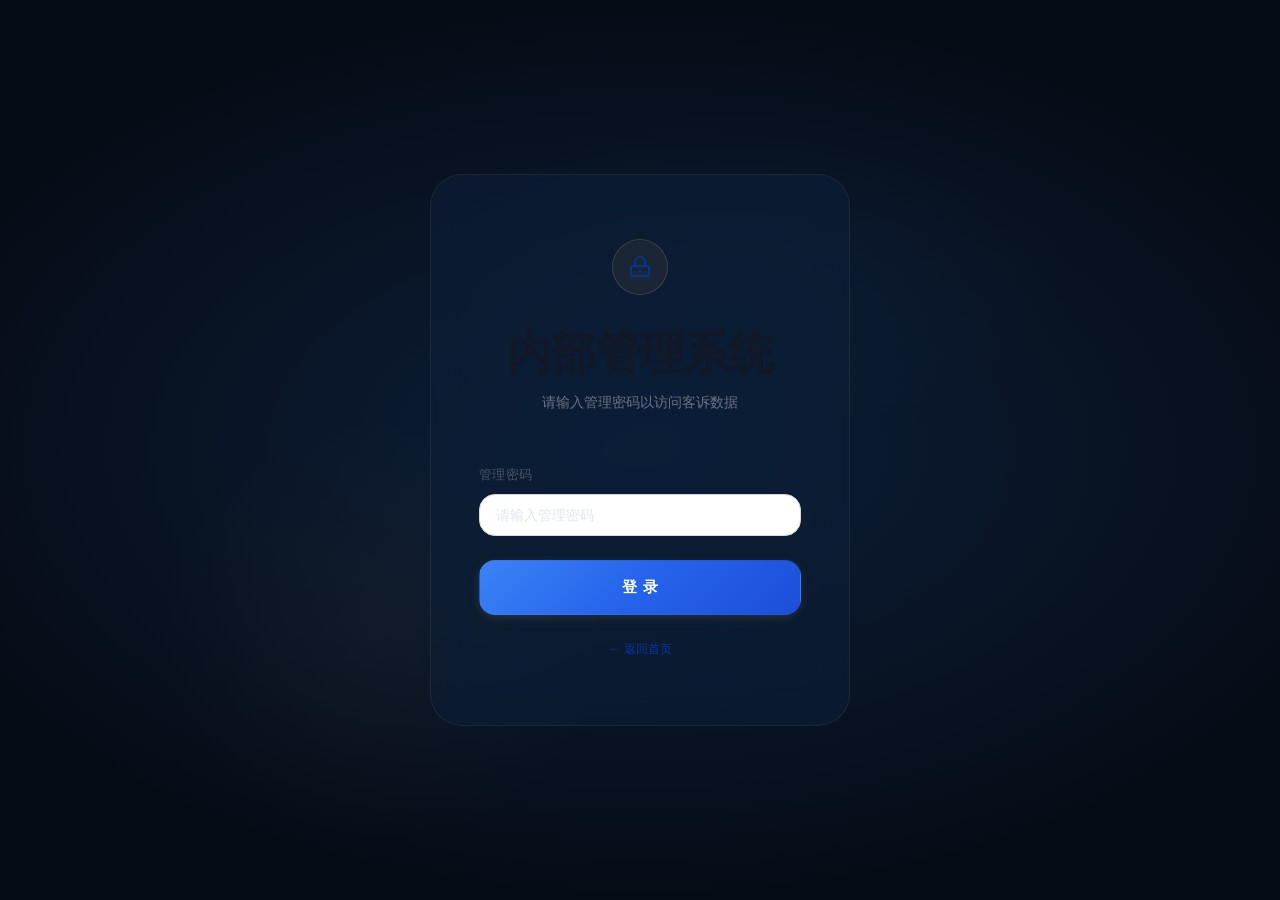
<file: admin.html>
<!DOCTYPE html>
<html lang="zh-CN">
<head>
  <meta charset="UTF-8">
  <meta name="viewport" content="width=device-width, initial-scale=1.0">
  <meta name="robots" content="noindex, nofollow">
  <title>管理后台 | 无锡精艺达科技有限公司</title>
  <link rel="stylesheet" href="css/common.css">
  <link rel="stylesheet" href="css/animations.css">
  <meta property="og:type" content="website">
  <meta property="og:site_name" content="无锡精艺达科技有限公司">
  <link rel="icon" type="image/svg+xml" href="assets/logo.svg">
  <style>
    .login-page { min-height: 100vh; display: flex; align-items: center; justify-content: center; background: radial-gradient(ellipse 60% 50% at 50% 50%, #0d1e38 0%, #050C16 100%); position: relative; }
    .login-page::before { content: ''; position: fixed; inset: 0; background: radial-gradient(ellipse 40% 30% at 60% 30%, rgba(45,95,165,0.06) 0%, transparent 60%), radial-gradient(ellipse 30% 40% at 30% 70%, rgba(200,164,92,0.04) 0%, transparent 60%); pointer-events: none; }
    .login-card { background: rgba(13,30,56,0.6); backdrop-filter: blur(20px); -webkit-backdrop-filter: blur(20px); border: 1px solid rgba(200,164,92,0.1); border-radius: var(--radius-xl); padding: var(--space-3xl) var(--space-2xl); width: 100%; max-width: 420px; position: relative; z-index: 1; }
    .login-card .login-icon { width: 56px; height: 56px; margin: 0 auto var(--space-xl); border-radius: 50%; background: rgba(200,164,92,0.08); border: 1px solid rgba(200,164,92,0.2); display: flex; align-items: center; justify-content: center; color: var(--gold); }
    .login-card h2 { text-align: center; margin-bottom: var(--space-xs); }
    .login-card .login-sub { text-align: center; font-size: 0.85rem; color: var(--silver); margin-bottom: var(--space-2xl); }
    .login-error { text-align: center; font-size: 0.8rem; color: #e74c3c; margin-top: var(--space-md); display: none; }
  </style>
</head>
<body>
  <div class="login-page">
    <div class="login-card reveal-scale">
      <div class="login-icon"><svg width="24" height="24" viewBox="0 0 24 24" fill="none"><rect x="3" y="11" width="18" height="10" rx="2" stroke="currentColor" stroke-width="1.5"/><path d="M7 11V7a5 5 0 0110 0v4" stroke="currentColor" stroke-width="1.5"/><circle cx="12" cy="16" r="1.5" fill="currentColor"/></svg></div>
      <h2>内部管理系统</h2>
      <p class="login-sub">请输入管理密码以访问客诉数据</p>
      <form id="login-form" onsubmit="return false;">
        <div class="form-group">
          <label class="form-label" for="password">管理密码</label>
          <input type="password" id="password" class="form-input" placeholder="请输入管理密码" autocomplete="current-password">
        </div>
        <button type="button" class="btn btn-gold btn-lg" style="width:100%;" onclick="handleLogin()">登 录</button>
        <p class="login-error" id="login-error">密码错误，请重试</p>
      </form>
      <p style="text-align:center;margin-top:var(--space-lg);font-size:0.75rem;color:var(--silver);"><a href="index.html" style="color:var(--gold);">← 返回首页</a></p>
    </div>
  </div>

  <script>
    // Default password — change this to your own
    var ADMIN_PASSWORD = 'jingyida2026';

    function handleLogin() {
      var pw = document.getElementById('password').value;
      var err = document.getElementById('login-error');
      if (pw === ADMIN_PASSWORD) {
        // Store auth token in sessionStorage (cleared on tab close)
        sessionStorage.setItem('jy_admin_auth', 'true');
        window.location.href = 'admin-dashboard.html';
      } else {
        err.style.display = 'block';
        document.getElementById('password').value = '';
      }
    }

    // Allow Enter key to submit
    document.getElementById('password').addEventListener('keydown', function(e) {
      if (e.key === 'Enter') handleLogin();
    });

    // Redirect if already logged in
    if (sessionStorage.getItem('jy_admin_auth') === 'true') {
      window.location.href = 'admin-dashboard.html';
    }
  </script>
  <script src="js/main.js" defer></script>
</body>
</html>
</file>
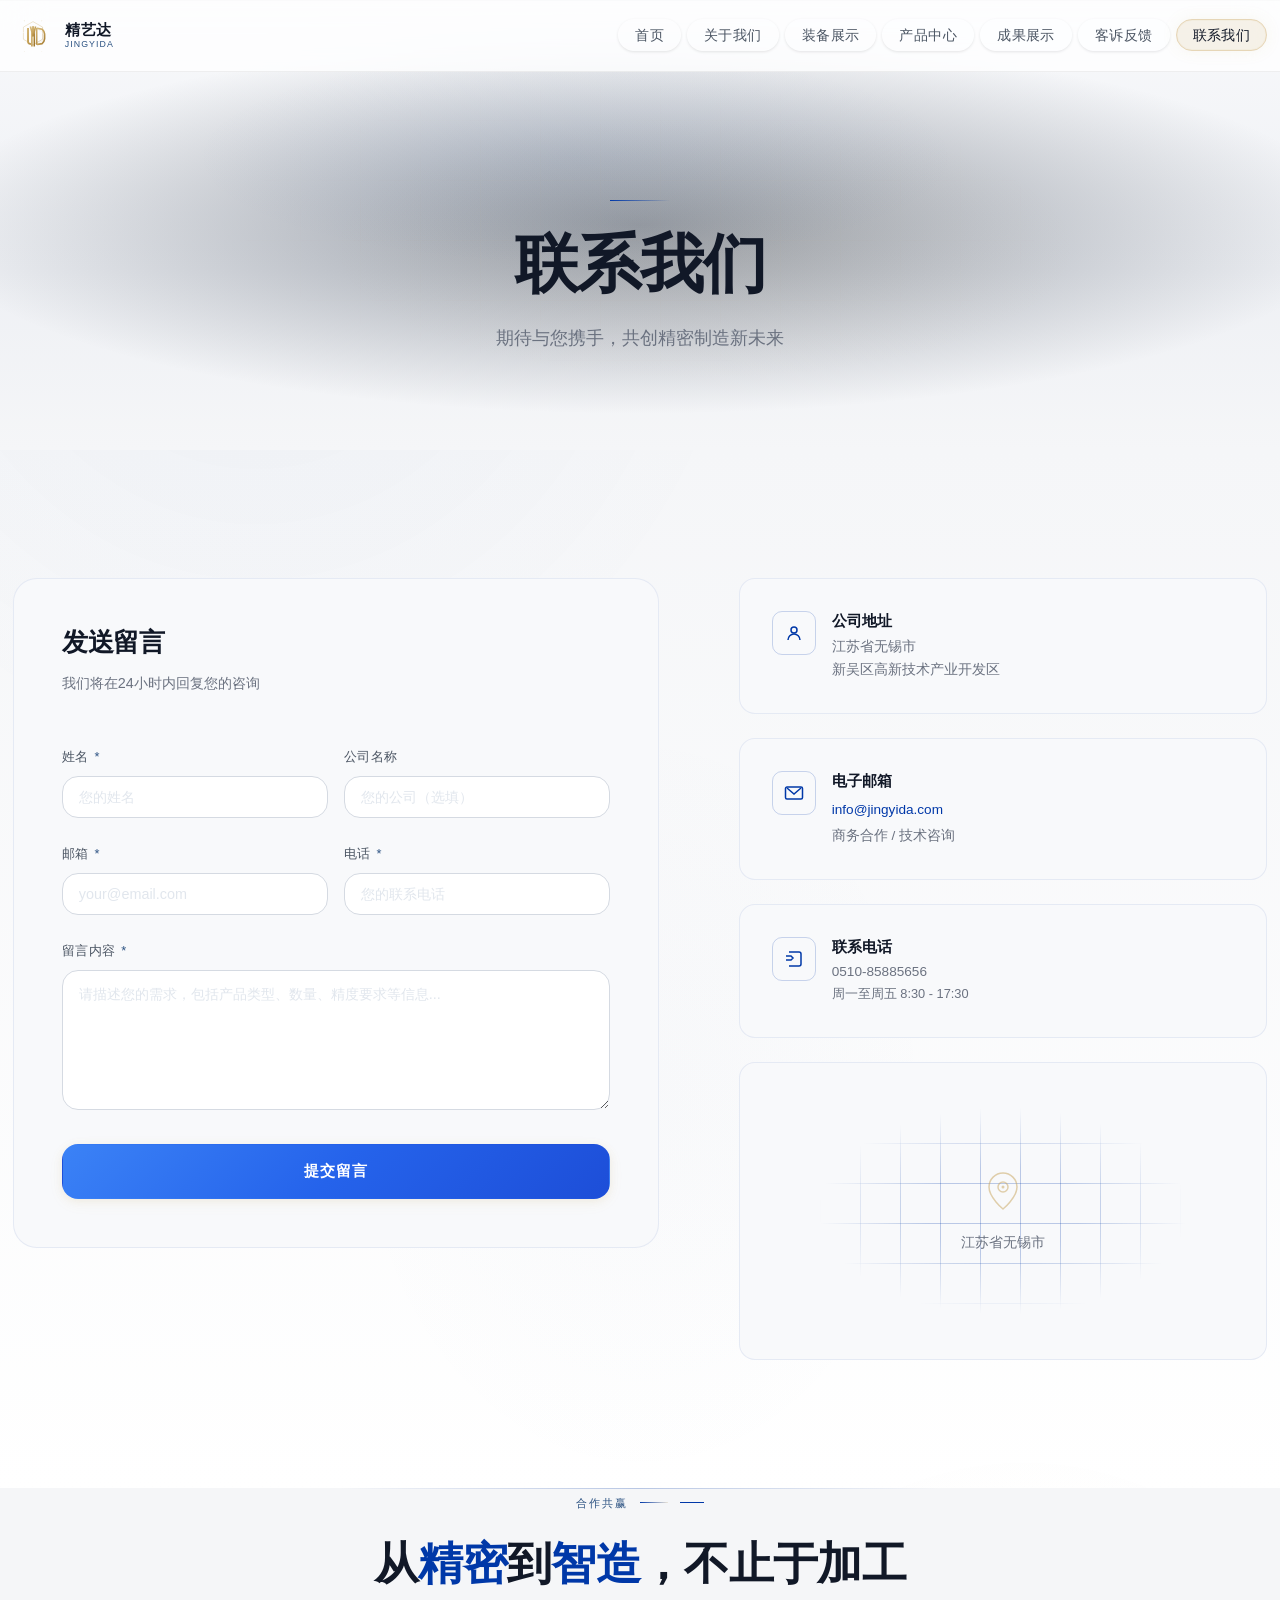
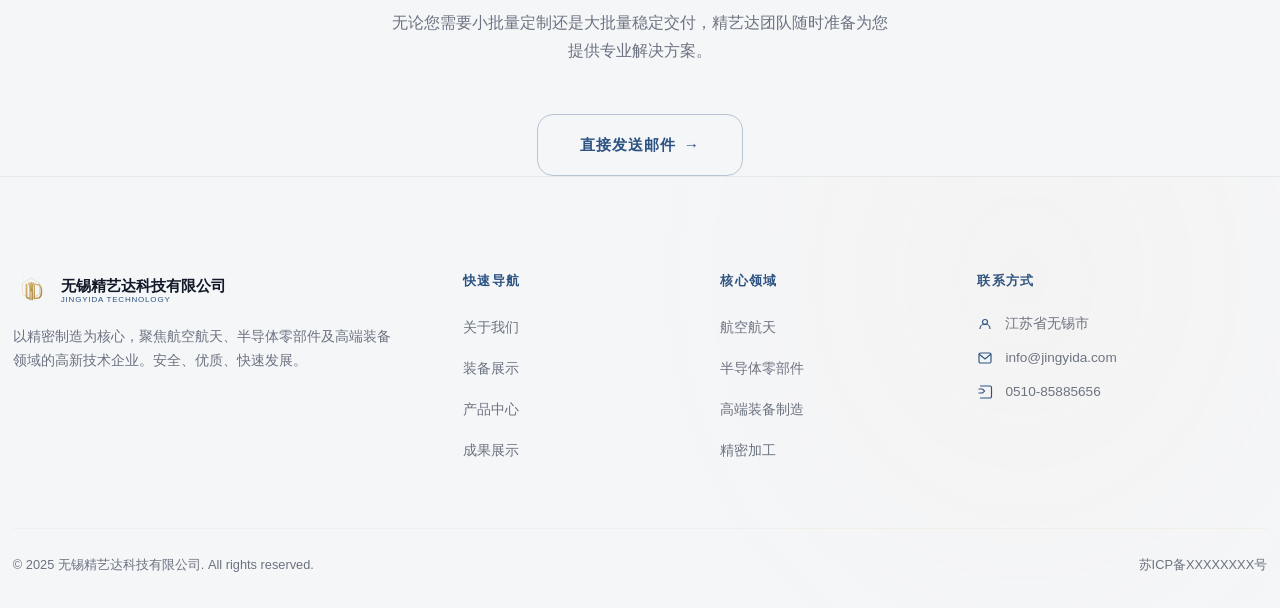
<file: contact.html>
<!DOCTYPE html>
<html lang="zh-CN">
<head>
  <meta charset="UTF-8">
  <meta name="viewport" content="width=device-width, initial-scale=1.0">
  <meta name="description" content="联系无锡精艺达科技有限公司 — 精密制造合作伙伴，期待与您携手共创精密未来。">
  <title>联系我们 | 无锡精艺达科技有限公司</title>

  <link rel="stylesheet" href="css/common.css">
  <link rel="stylesheet" href="css/animations.css">
  
  <meta property="og:type" content="website">
  <meta property="og:site_name" content="无锡精艺达科技有限公司">
  <meta property="og:locale" content="zh_CN">
  <link rel="icon" type="image/svg+xml" href="assets/logo.svg">

  <style>
    #contact-main {
      padding: var(--section-pad) 0;
      background: linear-gradient(180deg, var(--navy-deep) 0%, var(--navy) 100%);
    }

    .contact-grid {
      display: grid;
      grid-template-columns: 1.1fr 0.9fr;
      gap: clamp(40px, 8vw, 80px);
      align-items: start;
    }

    /* Form */
    .contact-form-wrap {
      background:#F8F9FB;
      border: 1px solid rgba(0,56,168, 0.08);
      border-radius: var(--radius-lg);
      padding: var(--space-2xl);
    }

    .contact-form-wrap h3 {
      margin-bottom: var(--space-sm);
    }

    .contact-form-wrap > p {
      font-size: 0.9rem;
      margin-bottom: var(--space-2xl);
      color:#6B7280;
    }

    .form-row {
      display: grid;
      grid-template-columns: 1fr 1fr;
      gap: var(--space-md);
    }

    /* Info Sidebar */
    .contact-info-sidebar {
      display: flex;
      flex-direction: column;
      gap: var(--space-lg);
    }

    .contact-info-card {
      background:#F8F9FB;
      border: 1px solid rgba(0,56,168, 0.08);
      border-radius: var(--radius-md);
      padding: var(--space-xl);
      display: flex;
      gap: var(--space-md);
      transition: all 0.3s var(--ease-smooth);
    }

    .contact-info-card:hover {
      border-color: rgba(0,56,168, 0.2);
      box-shadow: var(--shadow-md);
    }

    .contact-info-icon {
      width: 44px;
      height: 44px;
      flex-shrink: 0;
      border: 1px solid rgba(0,56,168, 0.2);
      border-radius: var(--radius-sm);
      display: flex;
      align-items: center;
      justify-content: center;
      color:#0038A8;
    }

    .contact-info-card h4 {
      font-size: 0.95rem;
      margin-bottom: var(--space-2xs);
    }

    .contact-info-card p {
      font-size: 0.85rem;
      color:#6B7280;
      line-height: 1.7;
      margin: 0;
    }

    .contact-info-card a {
      color:#0038A8;
      font-family: var(--font-en);
      font-size: 0.85rem;
    }

    /* Map placeholder */
    .map-placeholder {
      aspect-ratio: 16/9;
      background:#F8F9FB;
      border: 1px solid rgba(0,56,168, 0.08);
      border-radius: var(--radius-md);
      display: flex;
      align-items: center;
      justify-content: center;
      flex-direction: column;
      gap: var(--space-md);
      color:#6B7280;
      overflow: hidden;
      position: relative;
    }

    .map-placeholder::before {
      content: '';
      position: absolute;
      inset: 0;
      background-image:
        linear-gradient(rgba(0,56,168,0.25) 1px, transparent 1px),
        linear-gradient(90deg, rgba(0,56,168,0.25) 1px, transparent 1px);
      background-size: 40px 40px;
      mask-image: radial-gradient(ellipse 50% 50% at 50% 50%, black 30%, transparent 70%);
      -webkit-mask-image: radial-gradient(ellipse 50% 50% at 50% 50%, black 30%, transparent 70%);
    }

    .map-placeholder svg {
      position: relative;
      z-index: 1;
      opacity: 0.5;
      animation: floatVertical 4s var(--ease-in-out) infinite;
    }

    .map-placeholder span {
      position: relative;
      z-index: 1;
      font-size: 0.85rem;
      color:#6B7280;
    }

    /* CTA Section */
    #contact-cta {
      padding: var(--section-4xl) 0;
      background:#F5F6F8;
      text-align: center;
      position: relative;
    }

    #contact-cta::before {
      content: '';
      position: absolute;
      top: 0;
      left: 50%;
      transform: translateX(-50%);
      width: 600px;
      height: 1px;
      background: linear-gradient(90deg, transparent, rgba(0,56,168,0.25), transparent);
    }

    @media (max-width: 768px) {
      .contact-grid { grid-template-columns: 1fr; }
      .form-row { grid-template-columns: 1fr; }
    }
  </style>

  <script type="application/ld+json">
  {
    "@context": "https://schema.org",
    "@type": "Corporation",
    "name": "无锡精艺达科技有限公司",
    "alternateName": "Jingyida Technology",
    "description": "以精密制造为核心，聚焦航空航天、半导体零部件及高端装备领域的高新技术企业。",
    "url": "https://gyt20110315.github.io/jingyida2026/",
    "telephone": "+86-510-85885656",
    "address": {"@type": "PostalAddress", "addressLocality": "无锡", "addressRegion": "江苏", "addressCountry": "CN"},
    "foundingDate": "2009",
    "hasCertification": ["GJB 9001C-2017", "ISO 9001:2015", "GB/T 19001-2016"]
  }
  </script>

</head>
<body>
  <a href="#main-content" class="skip-link">跳到主要内容</a>

    <div id="loader">
    <div class="loader-core">
      <div class="loader-ring"></div>
      <div class="loader-ring"></div>
      <div class="loader-ring"></div>
      <div class="loader-ring"></div>
      <div class="loader-ring"></div>
      <div class="loader-spoke"></div><div class="loader-spoke"></div><div class="loader-spoke"></div><div class="loader-spoke"></div>
      <div class="loader-spoke"></div><div class="loader-spoke"></div><div class="loader-spoke"></div><div class="loader-spoke"></div>
      <div class="loader-hub"></div>
      <div class="loader-slogan">以精密之名，铸就卓越品质<span class="en">PRECISION &amp; EXCELLENCE</span></div>
    </div>
  </div>
  <div id="scroll-progress"></div>

  <header>
    <nav>
      <a href="index.html" class="nav-logo"><img loading="lazy" src="assets/logo.svg" alt="精艺达" width="40" height="40"><div class="nav-logo-text"><span class="nav-logo-cn">精艺达</span><span class="nav-logo-en">Jingyida</span></div></a>
      <ul class="nav-links">
        <li><a href="index.html">首页</a></li><li><a href="about.html">关于我们</a></li><li><a href="equipment.html">装备展示</a></li><li><a href="products.html">产品中心</a></li><li><a href="quality.html">成果展示</a></li><li><a href="service.html">客诉反馈</a></li>
        <li><a href="contact.html">联系我们</a></li>
      </ul>
      <button class="menu-toggle" aria-label="菜单"><span></span><span></span><span></span></button>
    </nav>
  </header>

  <main id="main-content">
    <section class="page-hero">
      <div class="page-hero-bg-grid"></div>
      <div class="page-hero-content reveal">
        <div class="accent-line"></div>
        <h1>联系我们</h1>
        <p>期待与您携手，共创精密制造新未来</p>
      </div>
    </section>

    <!-- Contact Main -->
    <section id="contact-main">
      <div class="container">
        <div class="contact-grid">
          <!-- Form -->
          <div class="contact-form-wrap reveal-left">
            <h3>发送留言</h3>
            <p>我们将在24小时内回复您的咨询</p>

            <!--
              ============================================
              表单配置说明：
              1. 注册 https://formspree.io (免费)
              2. 创建新表单，获取 Form ID (例如: xxxxxxxx)
              3. 将下面 action 中的 YOUR_FORM_ID 替换为你的 Form ID
              4. 在 Formspree 后台设置接收邮件的目标邮箱
              ============================================
            -->
            <form id="contact-form" action="https://formspree.io/f/YOUR_FORM_ID" method="POST" novalidate>
              <!-- 隐藏字段：提交后跳转回本页 -->
              <input type="hidden" name="_next" value="">
              <input type="hidden" name="_subject" value="精艺达官网 — 新客户咨询">
              <input type="hidden" name="_language" value="zh-CN">

              <div class="form-row">
                <div class="form-group">
                  <label class="form-label" for="name">姓名 <span class="required">*</span></label>
                  <input type="text" id="name" name="name" class="form-input" placeholder="您的姓名" required>
                  <span class="form-error"></span>
                </div>
                <div class="form-group">
                  <label class="form-label" for="company">公司名称</label>
                  <input type="text" id="company" name="company" class="form-input" placeholder="您的公司（选填）">
                </div>
              </div>
              <div class="form-row">
                <div class="form-group">
                  <label class="form-label" for="email">邮箱 <span class="required">*</span></label>
                  <input type="email" id="email" name="email" class="form-input" placeholder="your@email.com" required>
                  <span class="form-error"></span>
                </div>
                <div class="form-group">
                  <label class="form-label" for="phone">电话 <span class="required">*</span></label>
                  <input type="tel" id="phone" name="phone" class="form-input" placeholder="您的联系电话" required>
                  <span class="form-error"></span>
                </div>
              </div>
              <div class="form-group">
                <label class="form-label" for="message">留言内容 <span class="required">*</span></label>
                <textarea id="message" name="message" class="form-textarea" placeholder="请描述您的需求，包括产品类型、数量、精度要求等信息..." required></textarea>
                <span class="form-error"></span>
              </div>
              <button type="submit" class="btn btn-gold btn-lg" style="width:100%;">
                提交留言
              </button>
              <p class="form-status" style="text-align:center;margin-top:12px;font-size:0.8rem;display:none;"></p>
            </form>
          </div>

          <!-- Info Sidebar -->
          <div class="contact-info-sidebar reveal-right">
            <div class="contact-info-card">
              <div class="contact-info-icon">
                <svg width="20" height="20" viewBox="0 0 20 20" fill="none"><circle cx="10" cy="7" r="3" stroke="currentColor" stroke-width="1.5"/><path d="M4 17c0-3.3 2.7-6 6-6s6 2.7 6 6" stroke="currentColor" stroke-width="1.5"/></svg>
              </div>
              <div>
                <h4>公司地址</h4>
                <p>江苏省无锡市<br>新吴区高新技术产业开发区</p>
              </div>
            </div>

            <div class="contact-info-card">
              <div class="contact-info-icon">
                <svg width="20" height="20" viewBox="0 0 20 20" fill="none"><path d="M3 4h14a1.5 1.5 0 011.5 1.5v9A1.5 1.5 0 0117 16H3a1.5 1.5 0 01-1.5-1.5v-9A1.5 1.5 0 013 4z" stroke="currentColor" stroke-width="1.5"/><path d="M3 5l7 6 7-6" stroke="currentColor" stroke-width="1.5"/></svg>
              </div>
              <div>
                <h4>电子邮箱</h4>
                <a href="mailto:info@jingyida.com">info@jingyida.com</a>
                <p>商务合作 / 技术咨询</p>
              </div>
            </div>

            <div class="contact-info-card">
              <div class="contact-info-icon">
                <svg width="20" height="20" viewBox="0 0 20 20" fill="none"><path d="M5 3h10a2 2 0 012 2v10a2 2 0 01-2 2H5" stroke="currentColor" stroke-width="1.5"/><path d="M2 7h5l2 2-2 2H2" stroke="currentColor" stroke-width="1.5"/></svg>
              </div>
              <div>
                <h4>联系电话</h4>
                <p>0510-85885656</p>
                <p style="font-size:0.8rem;">周一至周五 8:30 - 17:30</p>
              </div>
            </div>

            <!-- Map -->
            <div class="map-placeholder">
              <svg width="48" height="48" viewBox="0 0 48 48" fill="none">
                <path d="M24 6C16.3 6 10 12.3 10 20c0 10.5 14 22 14 22s14-11.5 14-22c0-7.7-6.3-14-14-14z" stroke="#C8A45C" stroke-width="1.5"/>
                <circle cx="24" cy="20" r="5" stroke="#C8A45C" stroke-width="1.5"/>
                <circle cx="24" cy="20" r="1.5" fill="#C8A45C"/>
              </svg>
              <span>江苏省无锡市</span>
            </div>
          </div>
        </div>
      </div>
    </section>

    <!-- CTA -->
    <section id="contact-cta">
      <div class="container">
        <div class="reveal">
          <span class="section-label centered">合作共赢</span>
          <h2 style="margin-bottom:var(--space-md);">从<span style="color:#0038A8;">精密</span>到<span style="color:#0038A8;">智造</span>，不止于加工</h2>
          <p style="color:#6B7280;max-width:500px;margin:0 auto var(--space-2xl);">
            无论您需要小批量定制还是大批量稳定交付，精艺达团队随时准备为您提供专业解决方案。
          </p>
          <a href="mailto:info@jingyida.com" class="btn btn-outline btn-lg btn-arrow">直接发送邮件</a>
        </div>
      </div>
    </section>
  </main>

  <footer>
    <div class="container">
      <div class="footer-grid">
        <div class="footer-brand"><div class="footer-logo"><img loading="lazy" src="assets/logo.svg" alt="精艺达" width="36" height="36"><div class="footer-logo-text"><strong>无锡精艺达科技有限公司</strong><span>Jingyida Technology</span></div></div><p>以精密制造为核心，聚焦航空航天、半导体零部件及高端装备领域的高新技术企业。安全、优质、快速发展。</p></div>
        <div class="footer-col"><h4>快速导航</h4><ul><li><a href="about.html">关于我们</a></li><li><a href="equipment.html">装备展示</a></li><li><a href="products.html">产品中心</a></li><li><a href="quality.html">成果展示</a></li></ul></div>
        <div class="footer-col"><h4>核心领域</h4><ul><li><a href="products.html">航空航天</a></li><li><a href="products.html">半导体零部件</a></li><li><a href="products.html">高端装备制造</a></li><li><a href="products.html">精密加工</a></li></ul></div>
        <div class="footer-col"><h4>联系方式</h4><div class="footer-contact-item"><svg viewBox="0 0 16 16" fill="none"><circle cx="8" cy="6" r="2.5" stroke="currentColor" stroke-width="1.2"/><path d="M3 13c0-2.8 2.2-5 5-5s5 2.2 5 5" stroke="currentColor" stroke-width="1.2"/></svg><span>江苏省无锡市</span></div><div class="footer-contact-item"><svg viewBox="0 0 16 16" fill="none"><rect x="2" y="3" width="12" height="10" rx="1.5" stroke="currentColor" stroke-width="1.2"/><path d="M2 4l6 5 6-5" stroke="currentColor" stroke-width="1.2"/></svg><span>info@jingyida.com</span></div><div class="footer-contact-item"><svg viewBox="0 0 16 16" fill="none"><path d="M3 2h10a1.5 1.5 0 011.5 1.5v9A1.5 1.5 0 0113 14H3" stroke="currentColor" stroke-width="1.2"/><path d="M1.5 5h4l2 2-2 2h-4" stroke="currentColor" stroke-width="1.2"/></svg><span>0510-85885656</span></div></div>
      </div>
      <div class="footer-bottom"><span>&copy; 2025 无锡精艺达科技有限公司. All rights reserved.</span><span>苏ICP备XXXXXXXX号</span></div>
    </div>
  </footer>

  <div id="back-to-top">↑</div>

  <script src="js/main.js" defer></script>


</body>
</html>
</file>
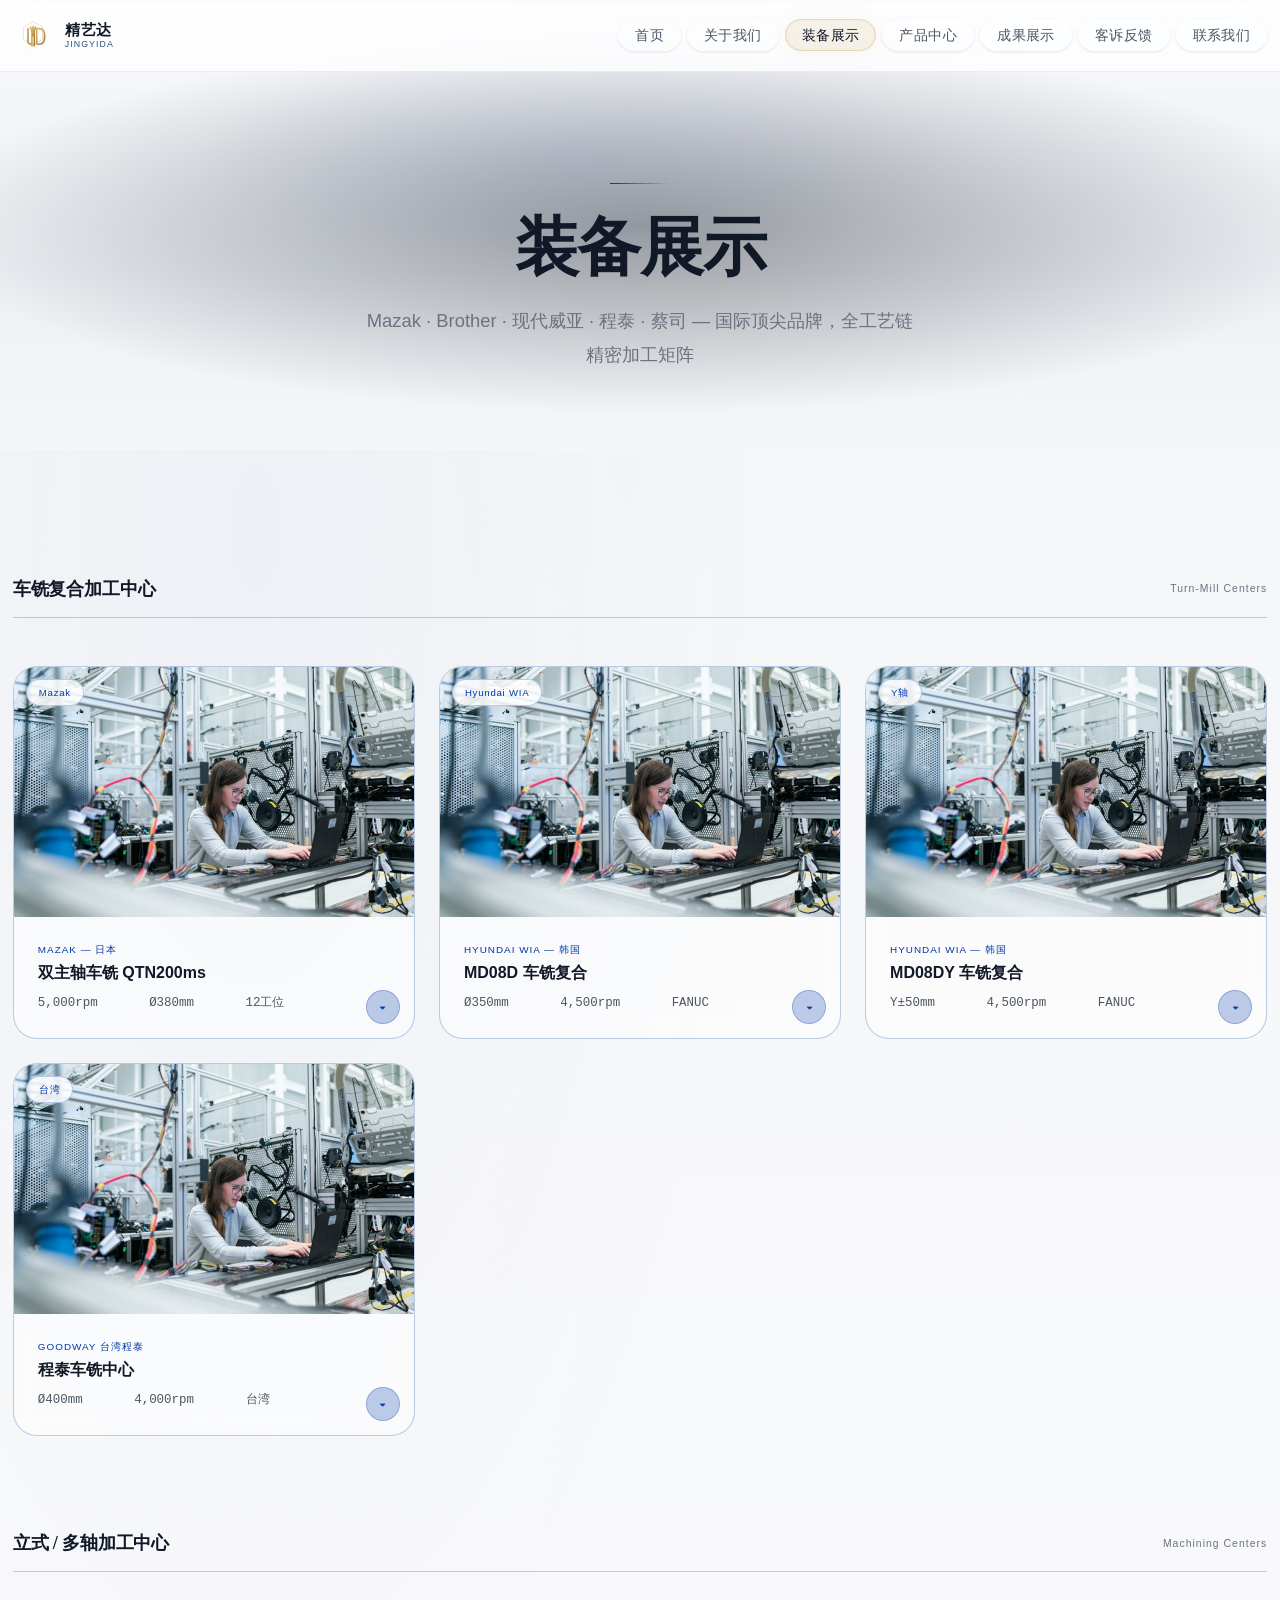
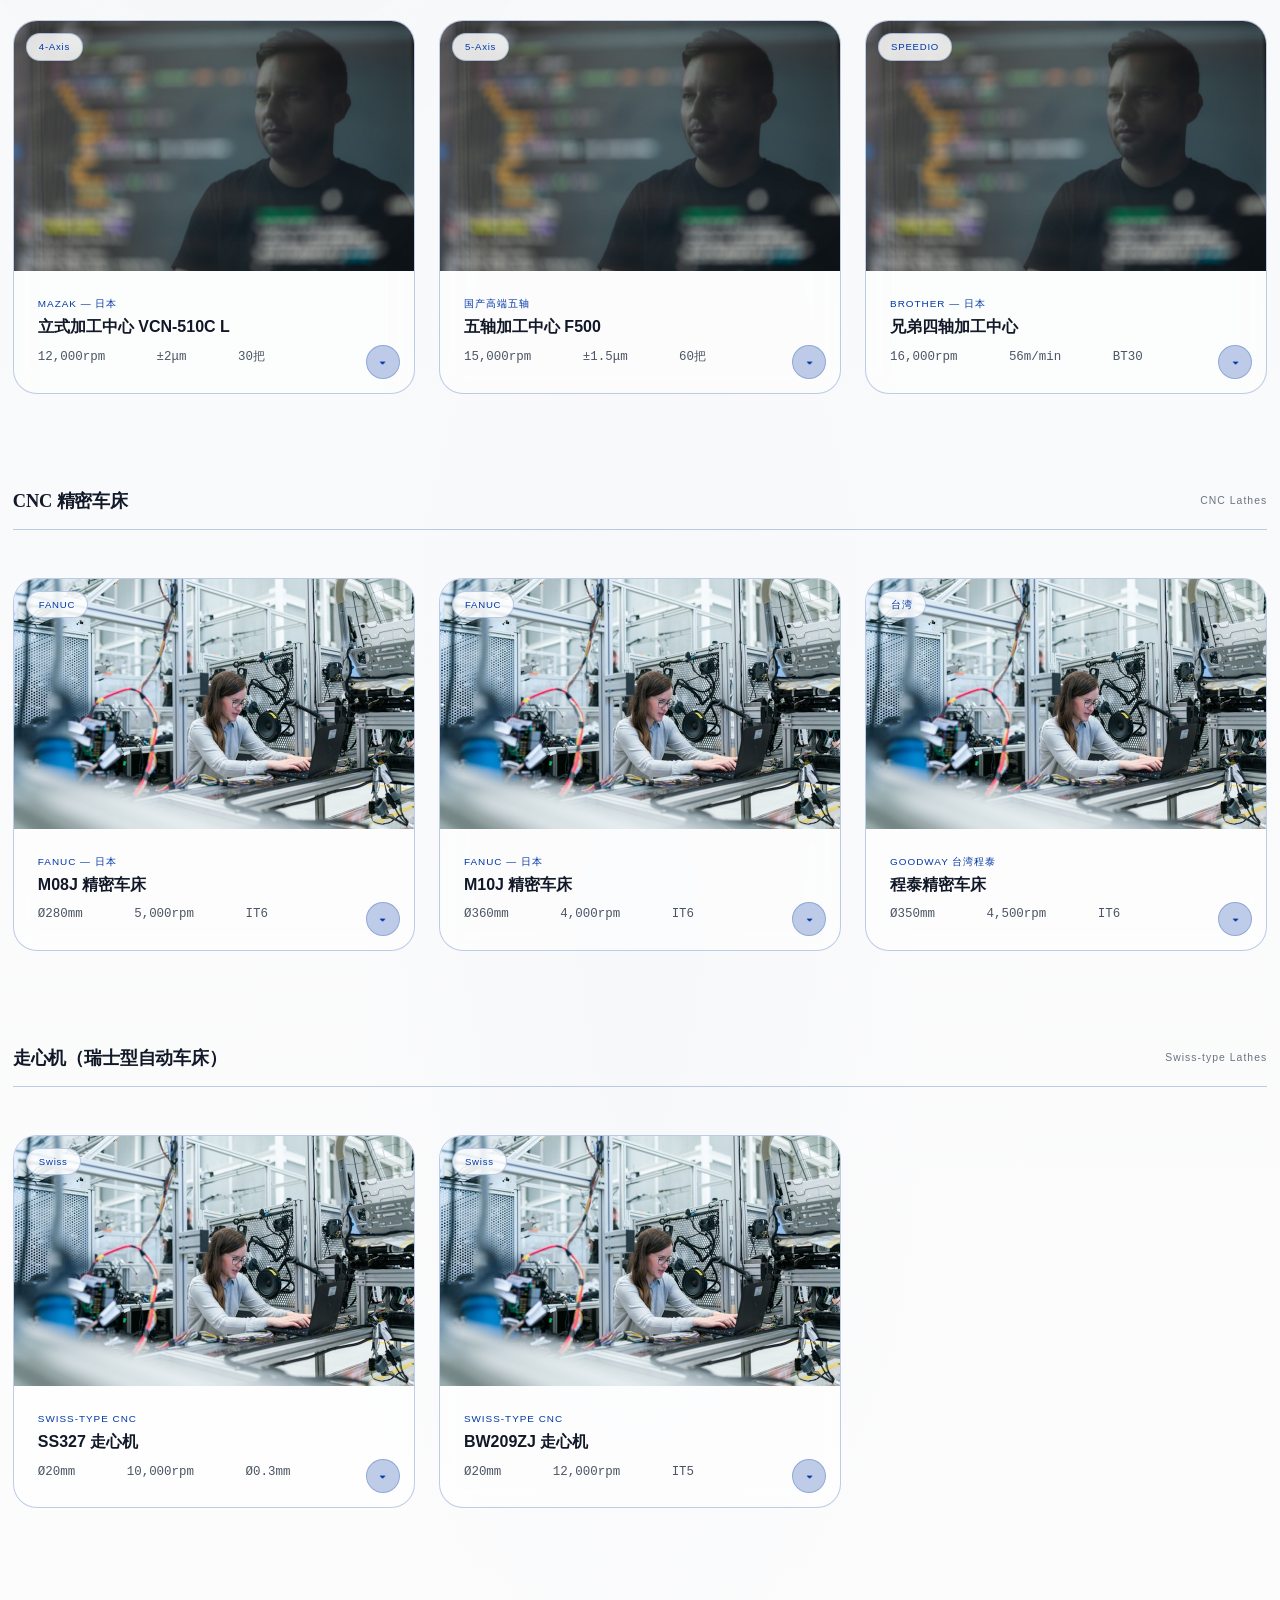
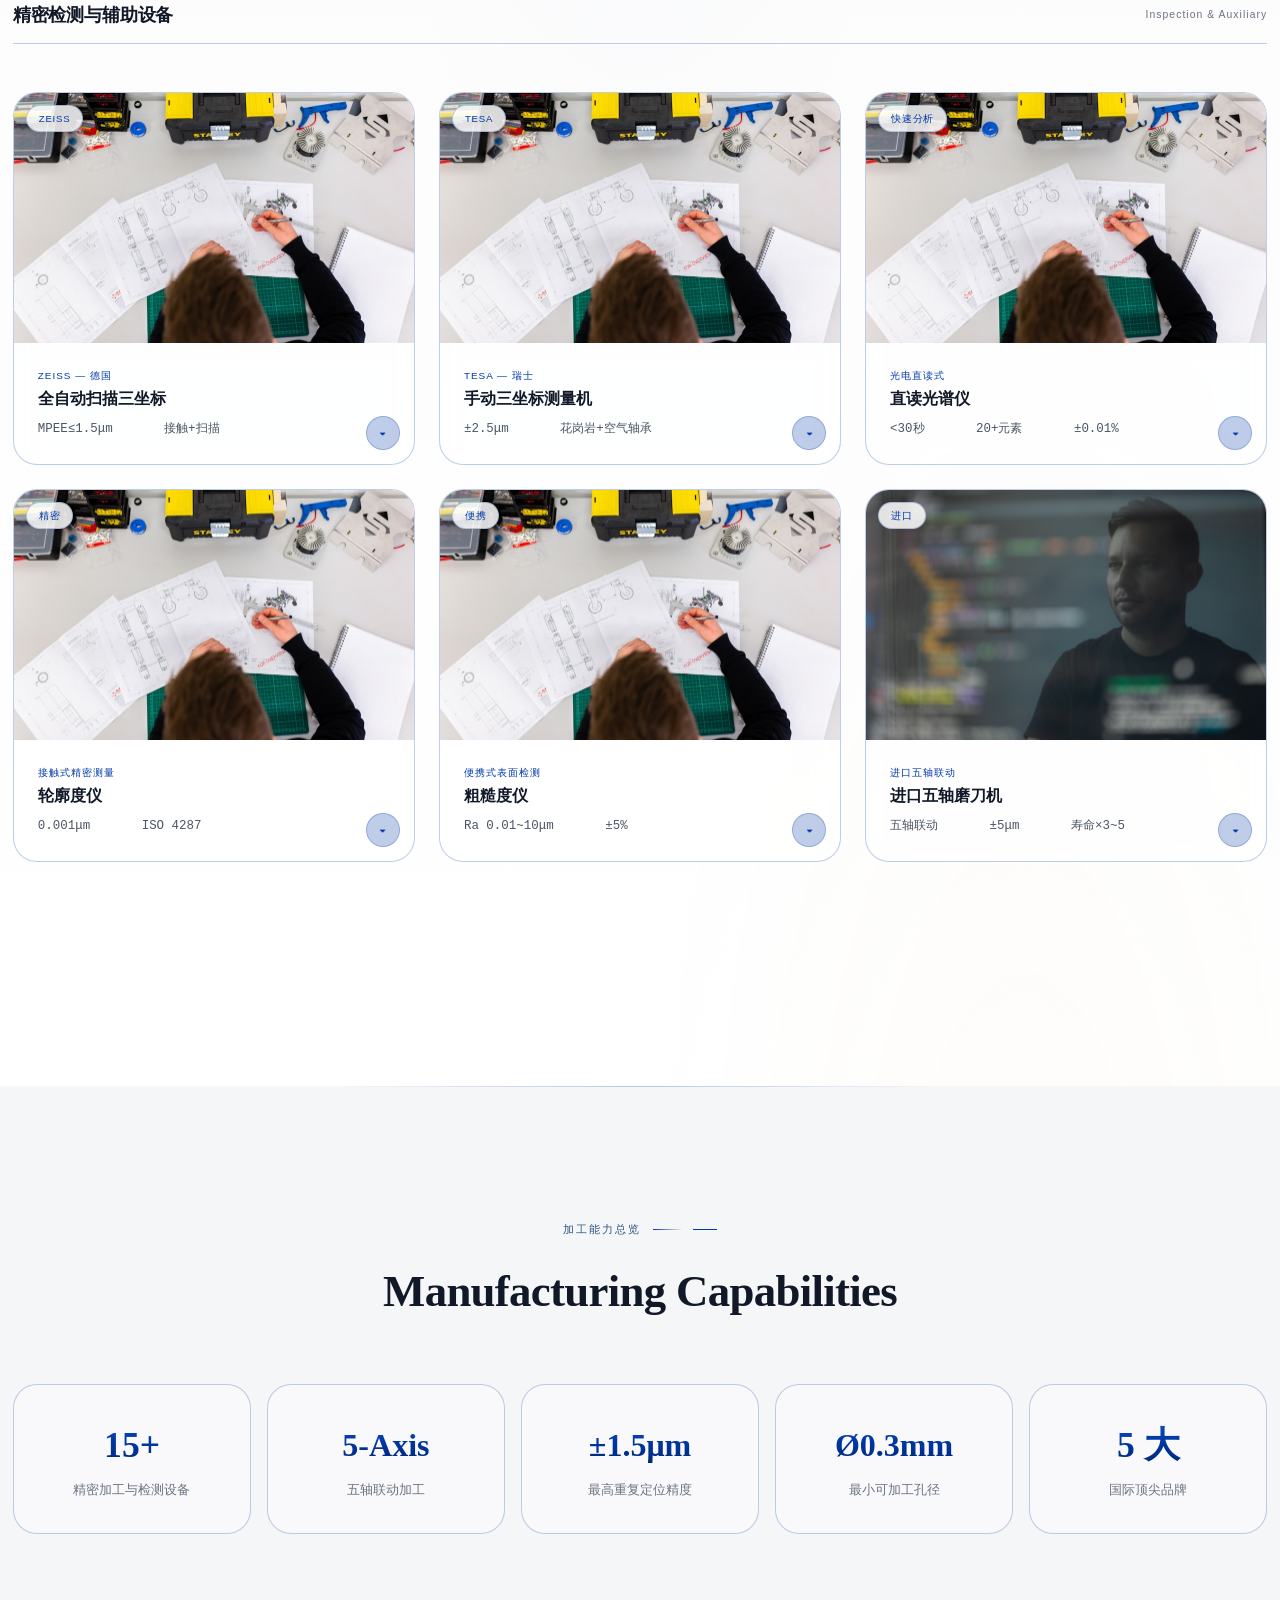
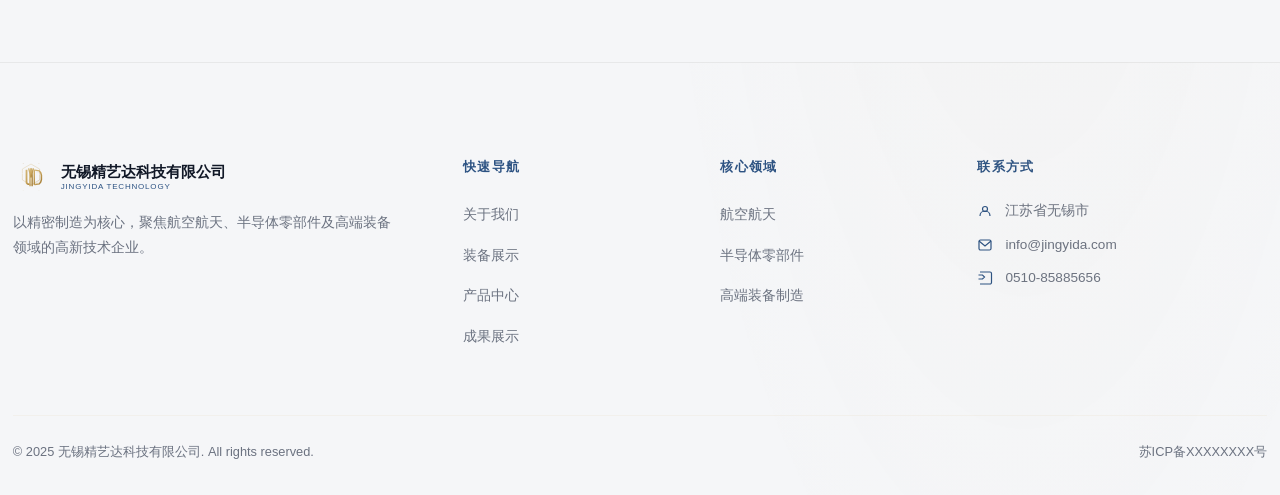
<file: equipment.html>
<!DOCTYPE html>
<html lang="zh-CN">
<head>
  <meta charset="UTF-8">
  <meta name="viewport" content="width=device-width, initial-scale=1.0">
  <title>装备展示 | 无锡精艺达科技有限公司</title>
  <link rel="stylesheet" href="css/common.css">
  <link rel="stylesheet" href="css/animations.css">
  
  <meta property="og:type" content="website">
  <meta property="og:site_name" content="无锡精艺达科技有限公司">
  <meta property="og:locale" content="zh_CN">
  <link rel="icon" type="image/svg+xml" href="assets/logo.svg">
  <style>
    #equip-showcase { padding: var(--section-pad) 0; background: linear-gradient(180deg,var(--navy-deep) 0%,var(--navy) 100%); }
    .equip-cat { margin-bottom: var(--space-4xl); }
    .equip-cat-head { display: flex; align-items: center; gap: var(--space-md); margin-bottom: var(--space-2xl); padding-bottom: var(--space-md); border-bottom: 1px solid rgba(0,56,168,0.25); }
    .equip-cat-head h3 { font-size: 1.15rem; margin: 0; }
    .equip-cat-head span { font-family: var(--font-en); font-size: 0.65rem; letter-spacing: 0.1em; color:#6B7280; margin-left: auto; }
    .equip-grid { display: grid; grid-template-columns: repeat(3, 1fr); gap: var(--space-lg); }

    .e-card { background: rgba(255,255,255,0.5); backdrop-filter: blur(10px); -webkit-backdrop-filter: blur(10px); border: 1px solid rgba(0,56,168,0.25); border-radius: var(--radius-lg); overflow: hidden; transition: all 0.45s cubic-bezier(0.25,0.46,0.45,0.94); }
    .e-toggle { position: absolute; bottom: 14px; right: 14px; width: 34px; height: 34px; border-radius: 50%; background: rgba(0,56,168,0.25); border: 0.5px solid rgba(0,56,168,0.25); color:#0038A8; cursor: pointer; display: flex; align-items: center; justify-content: center; font-size: 0.9rem; transition: all 0.4s cubic-bezier(0.34,1.56,0.64,1); z-index: 2; }
    .e-toggle:hover { background: rgba(0,56,168,0.25); border-color:#0038A8; box-shadow: 0 0 16px rgba(0,56,168,0.25); transform: scale(1.1); }
    .e-card.active .e-toggle { background: rgba(0,56,168,0.25); border-color:#0038A8; transform: rotate(180deg); }
    .e-card.active .e-toggle:hover { transform: rotate(180deg) scale(1.1); }

    .e-card:hover { transform: translateY(-6px); border-color: rgba(0,56,168,0.25); box-shadow: 0 16px 48px rgba(0,0,0,0.4); }
    .e-card.active { border-color: rgba(0,56,168,0.25); box-shadow: 0 0 0 2px rgba(0,56,168,0.25), 0 16px 48px rgba(0,0,0,0.4); }
    .e-card-img { aspect-ratio: 16/10; background:#EEF0F4; position: relative; overflow: hidden; display: flex; align-items: center; justify-content: center; }
    .e-card-img img { width: 100%; height: 100%; object-fit: cover; transition: transform 0.6s; }
    .e-toggle { position: absolute; bottom: 14px; right: 14px; width: 34px; height: 34px; border-radius: 50%; background: rgba(0,56,168,0.25); border: 0.5px solid rgba(0,56,168,0.25); color:#0038A8; cursor: pointer; display: flex; align-items: center; justify-content: center; font-size: 0.9rem; transition: all 0.4s cubic-bezier(0.34,1.56,0.64,1); z-index: 2; }
    .e-toggle:hover { background: rgba(0,56,168,0.25); border-color:#0038A8; box-shadow: 0 0 16px rgba(0,56,168,0.25); transform: scale(1.1); }
    .e-card.active .e-toggle { background: rgba(0,56,168,0.25); border-color:#0038A8; transform: rotate(180deg); }
    .e-card.active .e-toggle:hover { transform: rotate(180deg) scale(1.1); }

    .e-card:hover .e-card-img img { transform: scale(1.06); }
    .e-card-tag { position: absolute; top: 12px; left: 12px; padding: 4px 12px; background: rgba(255,255,255,0.85); border: 0.5px solid rgba(0,56,168,0.25); border-radius: 20px; font-family: var(--font-en); font-size: 0.6rem; letter-spacing: 0.08em; color:#0038A8; }
    .e-card-body { padding: var(--space-lg); }
    .e-card-body .e-brand { font-family: var(--font-en); font-size: 0.62rem; letter-spacing: 0.1em; color:#0038A8; text-transform: uppercase; margin-bottom: 4px; }
    .e-card-body h4 { font-size: 1rem; margin-bottom: var(--space-xs); }
    .e-card-specs { display: flex; flex-wrap: wrap; gap: var(--space-sm) var(--space-lg); font-size: 0.78rem; }
    .e-card-specs .esv { font-family: var(--font-mono); color: var(--silver-light); font-weight: 500; }

    /* Expandable detail panel */
    .e-detail { max-height: 0; overflow: hidden; transition: max-height 0.5s cubic-bezier(0.25,0.46,0.45,0.94); background: rgba(0,0,0,0.03); }
    .e-card.active .e-detail { max-height: 600px; }
    .e-detail-inner { padding: 0 var(--space-lg) var(--space-lg); }
    .e-detail-inner h5 { font-size: 0.7rem; text-transform: uppercase; letter-spacing: 0.1em; color:#0038A8; margin-bottom: var(--space-sm); font-family: var(--font-en); }
    .e-detail-table { width: 100%; border-collapse: collapse; margin-bottom: var(--space-md); }
    .e-detail-table td { padding: 6px 10px; font-size: 0.82rem; border-bottom: 1px solid rgba(0,56,168,0.25); }
    .e-detail-table td:first-child { color:#6B7280; width: 38%; }
    .e-detail-table td:last-child { font-family: var(--font-mono); color:#111827; font-weight: 500; }
    .e-detail-inner p { font-size: 0.85rem; line-height: 1.85; color:#6B7280; }

    #equip-capabilities { padding: var(--section-pad) 0; background:#F5F6F8; position: relative; }
    #equip-capabilities::before { content: ''; position: absolute; top: 0; left: 50%; transform: translateX(-50%); width: 600px; height: 1px; background: linear-gradient(90deg,transparent,rgba(0,56,168,0.25),transparent); }
    .cap-grid { display: grid; grid-template-columns: repeat(5, 1fr); gap: var(--space-md); }
    .cap-item { text-align: center; padding: var(--space-xl) var(--space-md); background: rgba(255,255,255,0.4); border: 1px solid rgba(0,56,168,0.25); border-radius: var(--radius-lg); transition: all 0.35s; }
    .cap-item:hover { border-color: rgba(0,56,168,0.25); transform: translateY(-3px); }
    .cap-val { font-family: var(--font-serif); font-size: 2rem; font-weight: 900; background: var(--num-gradient); -webkit-background-clip: text; -webkit-text-fill-color: transparent; margin-bottom: 4px; }
    .cap-label { font-size: 0.8rem; color:#6B7280; }

    @media (max-width: 1200px) { .equip-grid { grid-template-columns: repeat(2,1fr); } .cap-grid { grid-template-columns: repeat(3,1fr); } }
    @media (max-width: 768px) { .equip-grid { grid-template-columns: 1fr; max-width: 420px; margin: 0 auto; } .cap-grid { grid-template-columns: repeat(2,1fr); } }
  </style>

  <script type="application/ld+json">
  {
    "@context": "https://schema.org",
    "@type": "Corporation",
    "name": "无锡精艺达科技有限公司",
    "alternateName": "Jingyida Technology",
    "description": "以精密制造为核心，聚焦航空航天、半导体零部件及高端装备领域的高新技术企业。",
    "url": "https://gyt20110315.github.io/jingyida2026/",
    "telephone": "+86-510-85885656",
    "address": {"@type": "PostalAddress", "addressLocality": "无锡", "addressRegion": "江苏", "addressCountry": "CN"},
    "foundingDate": "2009",
    "hasCertification": ["GJB 9001C-2017", "ISO 9001:2015", "GB/T 19001-2016"]
  }
  </script>

</head>
<body>
  <a href="#main-content" class="skip-link">跳到主要内容</a>
  <header>
    <nav>
      <a href="index.html" class="nav-logo"><img loading="lazy" src="assets/logo.svg" alt="精艺达" width="40" height="40"><div class="nav-logo-text"><span class="nav-logo-cn">精艺达</span><span class="nav-logo-en">Jingyida</span></div></a>
      <ul class="nav-links">
        <li><a href="index.html">首页</a></li><li><a href="about.html">关于我们</a></li><li><a href="equipment.html">装备展示</a></li><li><a href="products.html">产品中心</a></li><li><a href="quality.html">成果展示</a></li><li><a href="service.html">客诉反馈</a></li>
        <li><a href="contact.html">联系我们</a></li>
      </ul>
      <button class="menu-toggle" aria-label="菜单"><span></span><span></span><span></span></button>
    </nav>
  </header>
  <div id="scroll-progress"></div>
  <main id="main-content">
    <section class="page-hero">
      <div class="page-hero-bg-grid"></div>
      <div class="page-hero-content reveal">
        <div class="accent-line"></div>
        <h1>装备展示</h1>
        <p>Mazak · Brother · 现代威亚 · 程泰 · 蔡司 — 国际顶尖品牌，全工艺链精密加工矩阵</p>
      </div>
    </section>
    <section id="equip-showcase"><div class="container">

<div class="equip-cat reveal">
  <div class="equip-cat-head"><h3>车铣复合加工中心</h3><span>Turn-Mill Centers</span></div>
  <div class="equip-grid reveal-stagger">
    <div class="e-card">
      <div class="e-card-img"><img loading="lazy" src="assets/images/cnc-turning.jpg" alt="QTN200ms"><div class="e-card-tag">Mazak</div></div>
      <div class="e-card-body"><div class="e-brand">Mazak — 日本</div><h4>双主轴车铣 QTN200ms</h4><div class="e-card-specs"><span class="esv">5,000rpm</span> &nbsp;<span class="esv">Ø380mm</span> &nbsp;<span class="esv">12工位</span></div></div>
      <button class="e-toggle" onclick="this.parentElement.classList.toggle('active')">▾</button>
      <div class="e-detail"><div class="e-detail-inner">
        <h5>技术规格</h5>
        <table class="e-detail-table"><tr><td>最大加工直径</td><td>Ø380 mm</td></tr><tr><td>最大加工长度</td><td>500 mm</td></tr><tr><td>主轴转速</td><td>5,000 rpm</td></tr><tr><td>铣削转速</td><td>6,000 rpm</td></tr><tr><td>刀库容量</td><td>12 工位</td></tr><tr><td>主轴通孔</td><td>Ø65 mm</td></tr><tr><td>控制系统</td><td>Mazatrol 640T</td></tr></table>
        <h5>加工能力</h5>
        <p>日本Mazak旗舰级双主轴车铣复合机床，搭载Mazatrol对话式编程系统。上下刀塔配合可调角度动力头，一次装夹完成外圆车削、端面铣削、钻孔、攻牙及键槽加工，彻底消除多次装夹带来的定位误差。尤其擅长航空航天精密轴类、半导体设备真空腔体和高端汽车传动部件的批量生产，单件加工周期平均缩短40%以上。</p>
      </div></div>
    </div>

    <div class="e-card">
      <div class="e-card-img"><img loading="lazy" src="assets/images/cnc-turning.jpg" alt="MD08D"><div class="e-card-tag">Hyundai WIA</div></div>
      <div class="e-card-body"><div class="e-brand">Hyundai WIA — 韩国</div><h4>MD08D 车铣复合</h4><div class="e-card-specs"><span class="esv">Ø350mm</span> &nbsp;<span class="esv">4,500rpm</span> &nbsp;<span class="esv">FANUC</span></div></div>
      <button class="e-toggle" onclick="this.parentElement.classList.toggle('active')">▾</button>
      <div class="e-detail"><div class="e-detail-inner">
        <h5>技术规格</h5>
        <table class="e-detail-table"><tr><td>最大车削直径</td><td>Ø350 mm</td></tr><tr><td>最大车削长度</td><td>400 mm</td></tr><tr><td>主轴转速</td><td>4,500 rpm</td></tr><tr><td>铣削转速</td><td>5,000 rpm</td></tr><tr><td>控制系统</td><td>FANUC 0i-TF</td></tr><tr><td>刀塔工位</td><td>12 工位</td></tr></table>
        <h5>加工能力</h5>
        <p>韩国现代威亚经典车铣复合机型，采用整体式45°斜床身结构，热对称设计有效抵消切削热变形。搭载FANUC 0i-TF数控系统与伺服动力刀塔，可在车削循环中同步完成端面铣削与径向钻孔。紧凑的占地面积使其特别适合产线布局优化。</p>
      </div></div>
    </div>

    <div class="e-card">
      <div class="e-card-img"><img loading="lazy" src="assets/images/cnc-turning.jpg" alt="MD08DY"><div class="e-card-tag">Y轴</div></div>
      <div class="e-card-body"><div class="e-brand">Hyundai WIA — 韩国</div><h4>MD08DY 车铣复合</h4><div class="e-card-specs"><span class="esv">Y±50mm</span> &nbsp;<span class="esv">4,500rpm</span> &nbsp;<span class="esv">FANUC</span></div></div>
      <button class="e-toggle" onclick="this.parentElement.classList.toggle('active')">▾</button>
      <div class="e-detail"><div class="e-detail-inner">
        <h5>技术规格</h5>
        <table class="e-detail-table"><tr><td>最大车削直径</td><td>Ø350 mm</td></tr><tr><td>Y轴行程</td><td>±50 mm</td></tr><tr><td>主轴转速</td><td>4,500 rpm</td></tr><tr><td>控制系统</td><td>FANUC 0i-TF</td></tr><tr><td>动力刀具</td><td>12 工位</td></tr><tr><td>尾座</td><td>可编程液压</td></tr></table>
        <h5>加工能力</h5>
        <p>MD08D的Y轴增强型号，增加±50mm的Y轴行程，使机床具备偏心铣削、偏置钻孔和端面轮廓加工能力。搭配可编程液压尾座，长轴类零件装夹更加便捷。FANUC 0i-TF系统内置高速高精控制功能，在复杂轮廓加工中兼顾表面质量与加工效率。</p>
      </div></div>
    </div>

    <div class="e-card">
      <div class="e-card-img"><img loading="lazy" src="assets/images/cnc-turning.jpg" alt="程泰"><div class="e-card-tag">台湾</div></div>
      <div class="e-card-body"><div class="e-brand">Goodway 台湾程泰</div><h4>程泰车铣中心</h4><div class="e-card-specs"><span class="esv">Ø400mm</span> &nbsp;<span class="esv">4,000rpm</span> &nbsp;<span class="esv">台湾</span></div></div>
      <button class="e-toggle" onclick="this.parentElement.classList.toggle('active')">▾</button>
      <div class="e-detail"><div class="e-detail-inner">
        <h5>技术规格</h5>
        <table class="e-detail-table"><tr><td>最大加工直径</td><td>Ø400 mm</td></tr><tr><td>加工长度</td><td>600 mm</td></tr><tr><td>主轴转速</td><td>4,000 rpm</td></tr><tr><td>动力刀转速</td><td>5,000 rpm</td></tr><tr><td>产地</td><td>台湾</td></tr><tr><td>应用</td><td>精密轴类/盘类</td></tr></table>
        <h5>加工能力</h5>
        <p>台湾程泰机械股份有限公司出品的高精密车铣复合加工中心。床身采用米汉纳高级铸铁经二次回火处理，结构刚性与吸震性俱佳，确保长期加工精度稳定。动力刀塔搭载伺服驱动，可在单次装夹中完成车削、铣削、钻孔与刚性攻牙的完整加工流程。</p>
      </div></div>
    </div>
  </div>
</div>

<div class="equip-cat reveal">
  <div class="equip-cat-head"><h3>立式 / 多轴加工中心</h3><span>Machining Centers</span></div>
  <div class="equip-grid reveal-stagger">
    <div class="e-card">
      <div class="e-card-img"><img loading="lazy" src="assets/images/cnc-milling.jpg" alt="VCN510CL"><div class="e-card-tag">4-Axis</div></div>
      <div class="e-card-body"><div class="e-brand">Mazak — 日本</div><h4>立式加工中心 VCN-510C L</h4><div class="e-card-specs"><span class="esv">12,000rpm</span> &nbsp;<span class="esv">±2μm</span> &nbsp;<span class="esv">30把</span></div></div>
      <button class="e-toggle" onclick="this.parentElement.classList.toggle('active')">▾</button>
      <div class="e-detail"><div class="e-detail-inner">
        <h5>技术规格</h5>
        <table class="e-detail-table"><tr><td>工作台尺寸</td><td>1,300×550 mm</td></tr><tr><td>X/Y/Z行程</td><td>1,050/510/510 mm</td></tr><tr><td>主轴转速</td><td>12,000 rpm</td></tr><tr><td>快速进给</td><td>36 m/min</td></tr><tr><td>刀库容量</td><td>30 把</td></tr><tr><td>定位精度</td><td>±0.002 mm</td></tr></table>
        <h5>加工能力</h5>
        <p>日本Mazak高性能立式加工中心，配备精密液压第四轴旋转工作台，实现四轴联动加工。Mazatrol Matrix Nexus 2数控系统搭载智能热补偿功能，实时监测并修正主轴与滚珠丝杠的热位移，确保长时间加工精度稳定。广泛应用于航空航天结构件与高端装备基础零部件的精密镗铣作业。</p>
      </div></div>
    </div>

    <div class="e-card">
      <div class="e-card-img"><img loading="lazy" src="assets/images/cnc-milling.jpg" alt="F500"><div class="e-card-tag">5-Axis</div></div>
      <div class="e-card-body"><div class="e-brand">国产高端五轴</div><h4>五轴加工中心 F500</h4><div class="e-card-specs"><span class="esv">15,000rpm</span> &nbsp;<span class="esv">±1.5μm</span> &nbsp;<span class="esv">60把</span></div></div>
      <button class="e-toggle" onclick="this.parentElement.classList.toggle('active')">▾</button>
      <div class="e-detail"><div class="e-detail-inner">
        <h5>技术规格</h5>
        <table class="e-detail-table"><tr><td>工作台尺寸</td><td>Ø500 mm</td></tr><tr><td>X/Y/Z行程</td><td>500/500/400 mm</td></tr><tr><td>A/C轴</td><td>+30°~-120°/360°</td></tr><tr><td>主轴转速</td><td>15,000 rpm</td></tr><tr><td>刀库容量</td><td>60 把</td></tr><tr><td>重复定位精度</td><td>±0.0015 mm</td></tr></table>
        <h5>加工能力</h5>
        <p>高性能五轴联动加工中心，A轴摆动+30°至-120°、C轴360°连续旋转，可一次装夹完成复杂异形件的五面体加工。特别适用于航空发动机整体叶盘、叶片、涡轮转子等自由曲面的精密铣削，也广泛应用于半导体设备关键结构件与医疗器械植入物的高精度制造。</p>
      </div></div>
    </div>

    <div class="e-card">
      <div class="e-card-img"><img loading="lazy" src="assets/images/cnc-milling.jpg" alt="Brother"><div class="e-card-tag">SPEEDIO</div></div>
      <div class="e-card-body"><div class="e-brand">Brother — 日本</div><h4>兄弟四轴加工中心</h4><div class="e-card-specs"><span class="esv">16,000rpm</span> &nbsp;<span class="esv">56m/min</span> &nbsp;<span class="esv">BT30</span></div></div>
      <button class="e-toggle" onclick="this.parentElement.classList.toggle('active')">▾</button>
      <div class="e-detail"><div class="e-detail-inner">
        <h5>技术规格</h5>
        <table class="e-detail-table"><tr><td>主轴锥度</td><td>BT30</td></tr><tr><td>主轴转速</td><td>16,000 rpm</td></tr><tr><td>X/Y/Z行程</td><td>500/400/300 mm</td></tr><tr><td>快速进给</td><td>56 m/min</td></tr><tr><td>刀库容量</td><td>14/21 把</td></tr><tr><td>第四轴</td><td>旋转工作台</td></tr></table>
        <h5>加工能力</h5>
        <p>日本Brother工业SPEEDIO系列高速加工中心，以"速度就是生产力"为设计理念。BT30锥度主轴实现高转速、低惯量的快速启停，配合56m/min的高速进给系统，非切削时间大幅压缩。尤其擅长铝合金、工程塑料等轻金属的高速精密加工。</p>
      </div></div>
    </div>
  </div>
</div>

<div class="equip-cat reveal">
  <div class="equip-cat-head"><h3>CNC 精密车床</h3><span>CNC Lathes</span></div>
  <div class="equip-grid reveal-stagger">
    <div class="e-card">
      <div class="e-card-img"><img loading="lazy" src="assets/images/cnc-turning.jpg" alt="M08J"><div class="e-card-tag">FANUC</div></div>
      <div class="e-card-body"><div class="e-brand">FANUC — 日本</div><h4>M08J 精密车床</h4><div class="e-card-specs"><span class="esv">Ø280mm</span> &nbsp;<span class="esv">5,000rpm</span> &nbsp;<span class="esv">IT6</span></div></div>
      <button class="e-toggle" onclick="this.parentElement.classList.toggle('active')">▾</button>
      <div class="e-detail"><div class="e-detail-inner">
        <h5>技术规格</h5>
        <table class="e-detail-table"><tr><td>最大车削直径</td><td>Ø280 mm</td></tr><tr><td>加工长度</td><td>350 mm</td></tr><tr><td>主轴转速</td><td>5,000 rpm</td></tr><tr><td>控制系统</td><td>FANUC</td></tr><tr><td>精度等级</td><td>IT6</td></tr><tr><td>类型</td><td>平床身结构</td></tr></table>
        <h5>加工能力</h5>
        <p>搭载FANUC数控系统的精密平床身CNC车床，主轴采用高精度角接触球轴承组，径向与轴向刚度优异。紧凑的机身设计不牺牲加工能力，适合中小型回转体零件的IT6级精密车削。从单件试制到批量生产的柔性切换简单快捷。</p>
      </div></div>
    </div>

    <div class="e-card">
      <div class="e-card-img"><img loading="lazy" src="assets/images/cnc-turning.jpg" alt="M10J"><div class="e-card-tag">FANUC</div></div>
      <div class="e-card-body"><div class="e-brand">FANUC — 日本</div><h4>M10J 精密车床</h4><div class="e-card-specs"><span class="esv">Ø360mm</span> &nbsp;<span class="esv">4,000rpm</span> &nbsp;<span class="esv">IT6</span></div></div>
      <button class="e-toggle" onclick="this.parentElement.classList.toggle('active')">▾</button>
      <div class="e-detail"><div class="e-detail-inner">
        <h5>技术规格</h5>
        <table class="e-detail-table"><tr><td>最大车削直径</td><td>Ø360 mm</td></tr><tr><td>加工长度</td><td>500 mm</td></tr><tr><td>主轴转速</td><td>4,000 rpm</td></tr><tr><td>控制系统</td><td>FANUC</td></tr><tr><td>精度等级</td><td>IT6</td></tr><tr><td>类型</td><td>平床身结构</td></tr></table>
        <h5>加工能力</h5>
        <p>M08J的加大型号，在保持同等精度水平的前提下提供更宽广的加工范围。适合液压阀体、传动轴套、法兰盘等中大型回转体零件的IT6级精密车削与批量生产。FANUC数控系统内置多种固定循环指令，编程效率高。</p>
      </div></div>
    </div>

    <div class="e-card">
      <div class="e-card-img"><img loading="lazy" src="assets/images/cnc-turning.jpg" alt="程泰车床"><div class="e-card-tag">台湾</div></div>
      <div class="e-card-body"><div class="e-brand">Goodway 台湾程泰</div><h4>程泰精密车床</h4><div class="e-card-specs"><span class="esv">Ø350mm</span> &nbsp;<span class="esv">4,500rpm</span> &nbsp;<span class="esv">IT6</span></div></div>
      <button class="e-toggle" onclick="this.parentElement.classList.toggle('active')">▾</button>
      <div class="e-detail"><div class="e-detail-inner">
        <h5>技术规格</h5>
        <table class="e-detail-table"><tr><td>最大加工直径</td><td>Ø350 mm</td></tr><tr><td>加工长度</td><td>500 mm</td></tr><tr><td>主轴转速</td><td>4,500 rpm</td></tr><tr><td>产地</td><td>台湾</td></tr><tr><td>精度等级</td><td>IT6</td></tr><tr><td>应用</td><td>轴类/盘类件</td></tr></table>
        <h5>加工能力</h5>
        <p>台湾程泰高精密CNC车床，米汉纳铸铁床身经两次回火与自然时效处理，内部应力充分释放长期不变形。主轴箱采用对称散热设计，配合自动润滑系统，连续运转温升控制在极小范围。广泛应用于汽车零部件、液压阀体、精密轴套的高一致性批量加工。</p>
      </div></div>
    </div>
  </div>
</div>

<div class="equip-cat reveal">
  <div class="equip-cat-head"><h3>走心机（瑞士型自动车床）</h3><span>Swiss-type Lathes</span></div>
  <div class="equip-grid reveal-stagger">
    <div class="e-card">
      <div class="e-card-img"><img loading="lazy" src="assets/images/cnc-turning.jpg" alt="SS327"><div class="e-card-tag">Swiss</div></div>
      <div class="e-card-body"><div class="e-brand">Swiss-type CNC</div><h4>SS327 走心机</h4><div class="e-card-specs"><span class="esv">Ø20mm</span> &nbsp;<span class="esv">10,000rpm</span> &nbsp;<span class="esv">Ø0.3mm</span></div></div>
      <button class="e-toggle" onclick="this.parentElement.classList.toggle('active')">▾</button>
      <div class="e-detail"><div class="e-detail-inner">
        <h5>技术规格</h5>
        <table class="e-detail-table"><tr><td>最大加工直径</td><td>Ø20 mm</td></tr><tr><td>主轴转速</td><td>10,000 rpm</td></tr><tr><td>刀具数量</td><td>22 把</td></tr><tr><td>最小孔径</td><td>Ø0.3 mm</td></tr><tr><td>类型</td><td>瑞士型导套式</td></tr><tr><td>适用领域</td><td>医疗/钟表/电子</td></tr></table>
        <h5>加工能力</h5>
        <p>瑞士型走心式CNC自动车床，采用导套支撑结构，工件在加工过程中始终受到导套的径向约束，从根本上解决细长轴类零件的让刀变形问题。一次送料即可完成车削、钻孔、攻牙、铣削与切断的全部工序，最小可加工孔径达Ø0.3mm。</p>
      </div></div>
    </div>

    <div class="e-card">
      <div class="e-card-img"><img loading="lazy" src="assets/images/cnc-turning.jpg" alt="BW209ZJ"><div class="e-card-tag">Swiss</div></div>
      <div class="e-card-body"><div class="e-brand">Swiss-type CNC</div><h4>BW209ZJ 走心机</h4><div class="e-card-specs"><span class="esv">Ø20mm</span> &nbsp;<span class="esv">12,000rpm</span> &nbsp;<span class="esv">IT5</span></div></div>
      <button class="e-toggle" onclick="this.parentElement.classList.toggle('active')">▾</button>
      <div class="e-detail"><div class="e-detail-inner">
        <h5>技术规格</h5>
        <table class="e-detail-table"><tr><td>最大加工直径</td><td>Ø20 mm</td></tr><tr><td>主轴转速</td><td>12,000 rpm</td></tr><tr><td>刀具数量</td><td>25 把</td></tr><tr><td>导套结构</td><td>旋转同步导套</td></tr><tr><td>精度等级</td><td>IT5</td></tr><tr><td>长径比</td><td>>10:1</td></tr></table>
        <h5>加工能力</h5>
        <p>高性能瑞士型走心机，配备旋转导套结构，允许导套与主轴同步旋转，进一步提升细长零件的加工圆度与表面质量。优异的床身热稳定性确保长时间连续加工中尺寸波动控制在微米级。广泛用于高端医疗器械、航空航天精密紧固件及微型传感器制造。</p>
      </div></div>
    </div>
  </div>
</div>

<div class="equip-cat reveal">
  <div class="equip-cat-head"><h3>精密检测与辅助设备</h3><span>Inspection & Auxiliary</span></div>
  <div class="equip-grid reveal-stagger">
    <div class="e-card">
      <div class="e-card-img"><img loading="lazy" src="assets/images/precision-measure.jpg" alt="蔡司"><div class="e-card-tag">ZEISS</div></div>
      <div class="e-card-body"><div class="e-brand">ZEISS — 德国</div><h4>全自动扫描三坐标</h4><div class="e-card-specs"><span class="esv">MPEE≤1.5μm</span> &nbsp;<span class="esv">接触+扫描</span></div></div>
      <button class="e-toggle" onclick="this.parentElement.classList.toggle('active')">▾</button>
      <div class="e-detail"><div class="e-detail-inner">
        <h5>技术规格</h5>
        <table class="e-detail-table"><tr><td>精度MPEE</td><td>≤1.5+L/350 μm</td></tr><tr><td>测量模式</td><td>接触式+连续扫描</td></tr><tr><td>最大速度</td><td>500 mm/s</td></tr><tr><td>品牌</td><td>德国蔡司 ZEISS</td></tr><tr><td>软件</td><td>CALYPSO</td></tr><tr><td>认证</td><td>AS9100 FAI兼容</td></tr></table>
        <h5>加工能力</h5>
        <p>德国卡尔·蔡司旗舰级全自动扫描三坐标测量机。搭载VAST XT gold主动式扫描测头，支持单点触发与连续扫描双模式，可自动识别零件特征并生成最优测量路径。CALYPSO测量软件自动生成可视化检测报告，为每一件精密零部件的出厂质量提供权威背书。</p>
      </div></div>
    </div>

    <div class="e-card">
      <div class="e-card-img"><img loading="lazy" src="assets/images/precision-measure.jpg" alt="TESA"><div class="e-card-tag">TESA</div></div>
      <div class="e-card-body"><div class="e-brand">TESA — 瑞士</div><h4>手动三坐标测量机</h4><div class="e-card-specs"><span class="esv">±2.5μm</span> &nbsp;<span class="esv">花岗岩+空气轴承</span></div></div>
      <button class="e-toggle" onclick="this.parentElement.classList.toggle('active')">▾</button>
      <div class="e-detail"><div class="e-detail-inner">
        <h5>技术规格</h5>
        <table class="e-detail-table"><tr><td>精度</td><td>±2.5 μm</td></tr><tr><td>测量范围</td><td>中小型零件</td></tr><tr><td>操作方式</td><td>手动</td></tr><tr><td>品牌</td><td>瑞士TESA</td></tr><tr><td>材质</td><td>花岗岩+空气轴承</td></tr><tr><td>特点</td><td>高耐用低维护</td></tr></table>
        <h5>加工能力</h5>
        <p>瑞士TESA精密手动三坐标测量机，传承瑞士精密机械制造的工匠精神。采用天然花岗岩工作台与空气轴承导轨，移动轻便顺滑且无磨损。操作门槛低、维护简单、坚固耐用，是生产现场快速品质验证的可靠伙伴。</p>
      </div></div>
    </div>

    <div class="e-card">
      <div class="e-card-img"><img loading="lazy" src="assets/images/precision-measure.jpg" alt="光谱仪"><div class="e-card-tag">快速分析</div></div>
      <div class="e-card-body"><div class="e-brand">光电直读式</div><h4>直读光谱仪</h4><div class="e-card-specs"><span class="esv"><30秒</span> &nbsp;<span class="esv">20+元素</span> &nbsp;<span class="esv">±0.01%</span></div></div>
      <button class="e-toggle" onclick="this.parentElement.classList.toggle('active')">▾</button>
      <div class="e-detail"><div class="e-detail-inner">
        <h5>技术规格</h5>
        <table class="e-detail-table"><tr><td>分析时间</td><td><30 秒/样</td></tr><tr><td>检测元素</td><td>20+ 种</td></tr><tr><td>适用基体</td><td>Fe/Al/Cu/Ti等</td></tr><tr><td>精度</td><td>±0.01%</td></tr><tr><td>牌号库</td><td>内置2000+牌号</td></tr><tr><td>标准</td><td>ASTM E415</td></tr></table>
        <h5>加工能力</h5>
        <p>光电直读光谱仪可在30秒内完成金属材料中20余种元素的定量分析。支持铁基、铝基、铜基、钛基等多种基体材料的牌号自动鉴定。每一批入厂原材料均经光谱仪验证化学成分与牌号一致性，从源头杜绝混料风险。</p>
      </div></div>
    </div>

    <div class="e-card">
      <div class="e-card-img"><img loading="lazy" src="assets/images/precision-measure.jpg" alt="轮廓度仪"><div class="e-card-tag">精密</div></div>
      <div class="e-card-body"><div class="e-brand">接触式精密测量</div><h4>轮廓度仪</h4><div class="e-card-specs"><span class="esv">0.001μm</span> &nbsp;<span class="esv">ISO 4287</span></div></div>
      <button class="e-toggle" onclick="this.parentElement.classList.toggle('active')">▾</button>
      <div class="e-detail"><div class="e-detail-inner">
        <h5>技术规格</h5>
        <table class="e-detail-table"><tr><td>分辨率</td><td>0.001 μm</td></tr><tr><td>测量力</td><td>0.75 mN</td></tr><tr><td>类型</td><td>接触式触针法</td></tr><tr><td>功能</td><td>轮廓/台阶/半径/角度</td></tr><tr><td>标准</td><td>ISO 4287</td></tr><tr><td>应用</td><td>精密加工件形状评定</td></tr></table>
        <h5>加工能力</h5>
        <p>高精度接触式轮廓度测量仪，采用金刚石触针沿零件表面匀速滑行，以0.001μm的垂直分辨率记录轮廓轨迹。可测量台阶高度、圆弧半径、沟槽深度、角度等微观几何参数，是精密加工件形状精度验证不可或缺的检测工具。</p>
      </div></div>
    </div>

    <div class="e-card">
      <div class="e-card-img"><img loading="lazy" src="assets/images/precision-measure.jpg" alt="粗糙度仪"><div class="e-card-tag">便携</div></div>
      <div class="e-card-body"><div class="e-brand">便携式表面检测</div><h4>粗糙度仪</h4><div class="e-card-specs"><span class="esv">Ra 0.01~10μm</span> &nbsp;<span class="esv">±5%</span></div></div>
      <button class="e-toggle" onclick="this.parentElement.classList.toggle('active')">▾</button>
      <div class="e-detail"><div class="e-detail-inner">
        <h5>技术规格</h5>
        <table class="e-detail-table"><tr><td>测量参数</td><td>Ra/Rz/Rq/Rt等</td></tr><tr><td>Ra范围</td><td>0.01~10 μm</td></tr><tr><td>精度</td><td>±5%</td></tr><tr><td>类型</td><td>便携式</td></tr><tr><td>标准</td><td>ISO 4287/GB/T 1031</td></tr><tr><td>适用场景</td><td>现场+实验室</td></tr></table>
        <h5>加工能力</h5>
        <p>便携式表面粗糙度测量仪，内置高灵敏度电感式传感器，可快速测量Ra、Rz、Rq、Rt等多种粗糙度参数。小巧轻便的机身设计使其既可用于计量室的精密分析，也适用于车间现场的快速巡检，确保每一道工序的表面质量达标。</p>
      </div></div>
    </div>

    <div class="e-card">
      <div class="e-card-img"><img loading="lazy" src="assets/images/cnc-milling.jpg" alt="磨刀机"><div class="e-card-tag">进口</div></div>
      <div class="e-card-body"><div class="e-brand">进口五轴联动</div><h4>进口五轴磨刀机</h4><div class="e-card-specs"><span class="esv">五轴联动</span> &nbsp;<span class="esv">±5μm</span> &nbsp;<span class="esv">寿命×3~5</span></div></div>
      <button class="e-toggle" onclick="this.parentElement.classList.toggle('active')">▾</button>
      <div class="e-detail"><div class="e-detail-inner">
        <h5>技术规格</h5>
        <table class="e-detail-table"><tr><td>控制轴数</td><td>五轴联动</td></tr><tr><td>磨削精度</td><td>±0.005 mm</td></tr><tr><td>适用刀具</td><td>铣刀/钻头/铰刀/成形刀</td></tr><tr><td>冷却系统</td><td>高压冷却</td></tr><tr><td>探测</td><td>自动对刀</td></tr><tr><td>效益</td><td>刀具寿命延长3~5倍</td></tr></table>
        <h5>加工能力</h5>
        <p>进口五轴联动CNC刀具磨床，专为各类CNC刀具的精密修磨与再研磨而设计。五轴控制可精确复刻刀具的螺旋角、前角、后角与刃带宽度等几何参数，修磨后的刀具切削性能接近新刀水平。刀具再研磨可延长使用寿命3-5倍，显著降低刀具消耗成本。</p>
      </div></div>
    </div>
  </div>
</div>

    </div></section>

    <section id="equip-capabilities">
      <div class="container">
        <div class="section-header text-center reveal"><span class="section-label centered">加工能力总览</span><h2>Manufacturing Capabilities</h2></div>
        <div class="cap-grid reveal-stagger">
          <div class="cap-item"><div class="cap-val stat-number" data-target="18" data-suffix="+">0</div><div class="cap-label">精密加工与检测设备</div></div>
          <div class="cap-item"><div class="cap-val">5-Axis</div><div class="cap-label">五轴联动加工</div></div>
          <div class="cap-item"><div class="cap-val">±1.5μm</div><div class="cap-label">最高重复定位精度</div></div>
          <div class="cap-item"><div class="cap-val">Ø0.3mm</div><div class="cap-label">最小可加工孔径</div></div>
          <div class="cap-item"><div class="cap-val stat-number" data-target="6" data-suffix=" 大">0</div><div class="cap-label">国际顶尖品牌</div></div>
        </div>
      </div>
    </section>
  </main>
  <footer>
    <div class="container">
      <div class="footer-grid">
        <div class="footer-brand"><div class="footer-logo"><img loading="lazy" src="assets/logo.svg" alt="精艺达" width="36" height="36"><div class="footer-logo-text"><strong>无锡精艺达科技有限公司</strong><span>Jingyida Technology</span></div></div><p>以精密制造为核心，聚焦航空航天、半导体零部件及高端装备领域的高新技术企业。</p></div>
        <div class="footer-col"><h4>快速导航</h4><ul><li><a href="about.html">关于我们</a></li><li><a href="equipment.html">装备展示</a></li><li><a href="products.html">产品中心</a></li><li><a href="quality.html">成果展示</a></li></ul></div>
        <div class="footer-col"><h4>核心领域</h4><ul><li><a href="products.html">航空航天</a></li><li><a href="products.html">半导体零部件</a></li><li><a href="products.html">高端装备制造</a></li></ul></div>
        <div class="footer-col"><h4>联系方式</h4><div class="footer-contact-item"><svg viewBox="0 0 16 16" fill="none"><circle cx="8" cy="6" r="2.5" stroke="currentColor" stroke-width="1.2"/><path d="M3 13c0-2.8 2.2-5 5-5s5 2.2 5 5" stroke="currentColor" stroke-width="1.2"/></svg><span>江苏省无锡市</span></div><div class="footer-contact-item"><svg viewBox="0 0 16 16" fill="none"><rect x="2" y="3" width="12" height="10" rx="1.5" stroke="currentColor" stroke-width="1.2"/><path d="M2 4l6 5 6-5" stroke="currentColor" stroke-width="1.2"/></svg><span>info@jingyida.com</span></div><div class="footer-contact-item"><svg viewBox="0 0 16 16" fill="none"><path d="M3 2h10a1.5 1.5 0 011.5 1.5v9A1.5 1.5 0 0113 14H3" stroke="currentColor" stroke-width="1.2"/><path d="M1.5 5h4l2 2-2 2h-4" stroke="currentColor" stroke-width="1.2"/></svg><span>0510-85885656</span></div></div>
      </div>
      <div class="footer-bottom"><span>&copy; 2025 无锡精艺达科技有限公司. All rights reserved.</span><span>苏ICP备XXXXXXXX号</span></div>
    </div>
  </footer>
  <div id="back-to-top">↑</div>
  <script src="js/main.js" defer></script>



  <script>
    (function(){
      var items=document.querySelectorAll(".cap-val[data-target]");
      if(!items.length)return;
      var done={};
      var obs=new IntersectionObserver(function(entries){
        entries.forEach(function(e){
          if(e.isIntersecting&&!done[e.target.dataset.target]){
            done[e.target.dataset.target]=true;
            var el=e.target,target=parseFloat(el.dataset.target),suffix=el.dataset.suffix||"",start=performance.now(),dur=2500;
            function tick(now){
              var p=Math.min(1,(now-start)/dur),val=Math.round(target*(1-Math.pow(1-p,3)));
              el.textContent=val+suffix;el.style.transform="scale("+(1+0.2*(1-p))+")";
              if(p<1)requestAnimationFrame(tick);else{el.textContent=target+suffix;el.style.transform="scale(1)";}
            }
            requestAnimationFrame(tick);
          }
        });
      },{threshold:0.4});
      items.forEach(function(i){obs.observe(i)});
    })();
  </script>

</body>
</html>
</file>
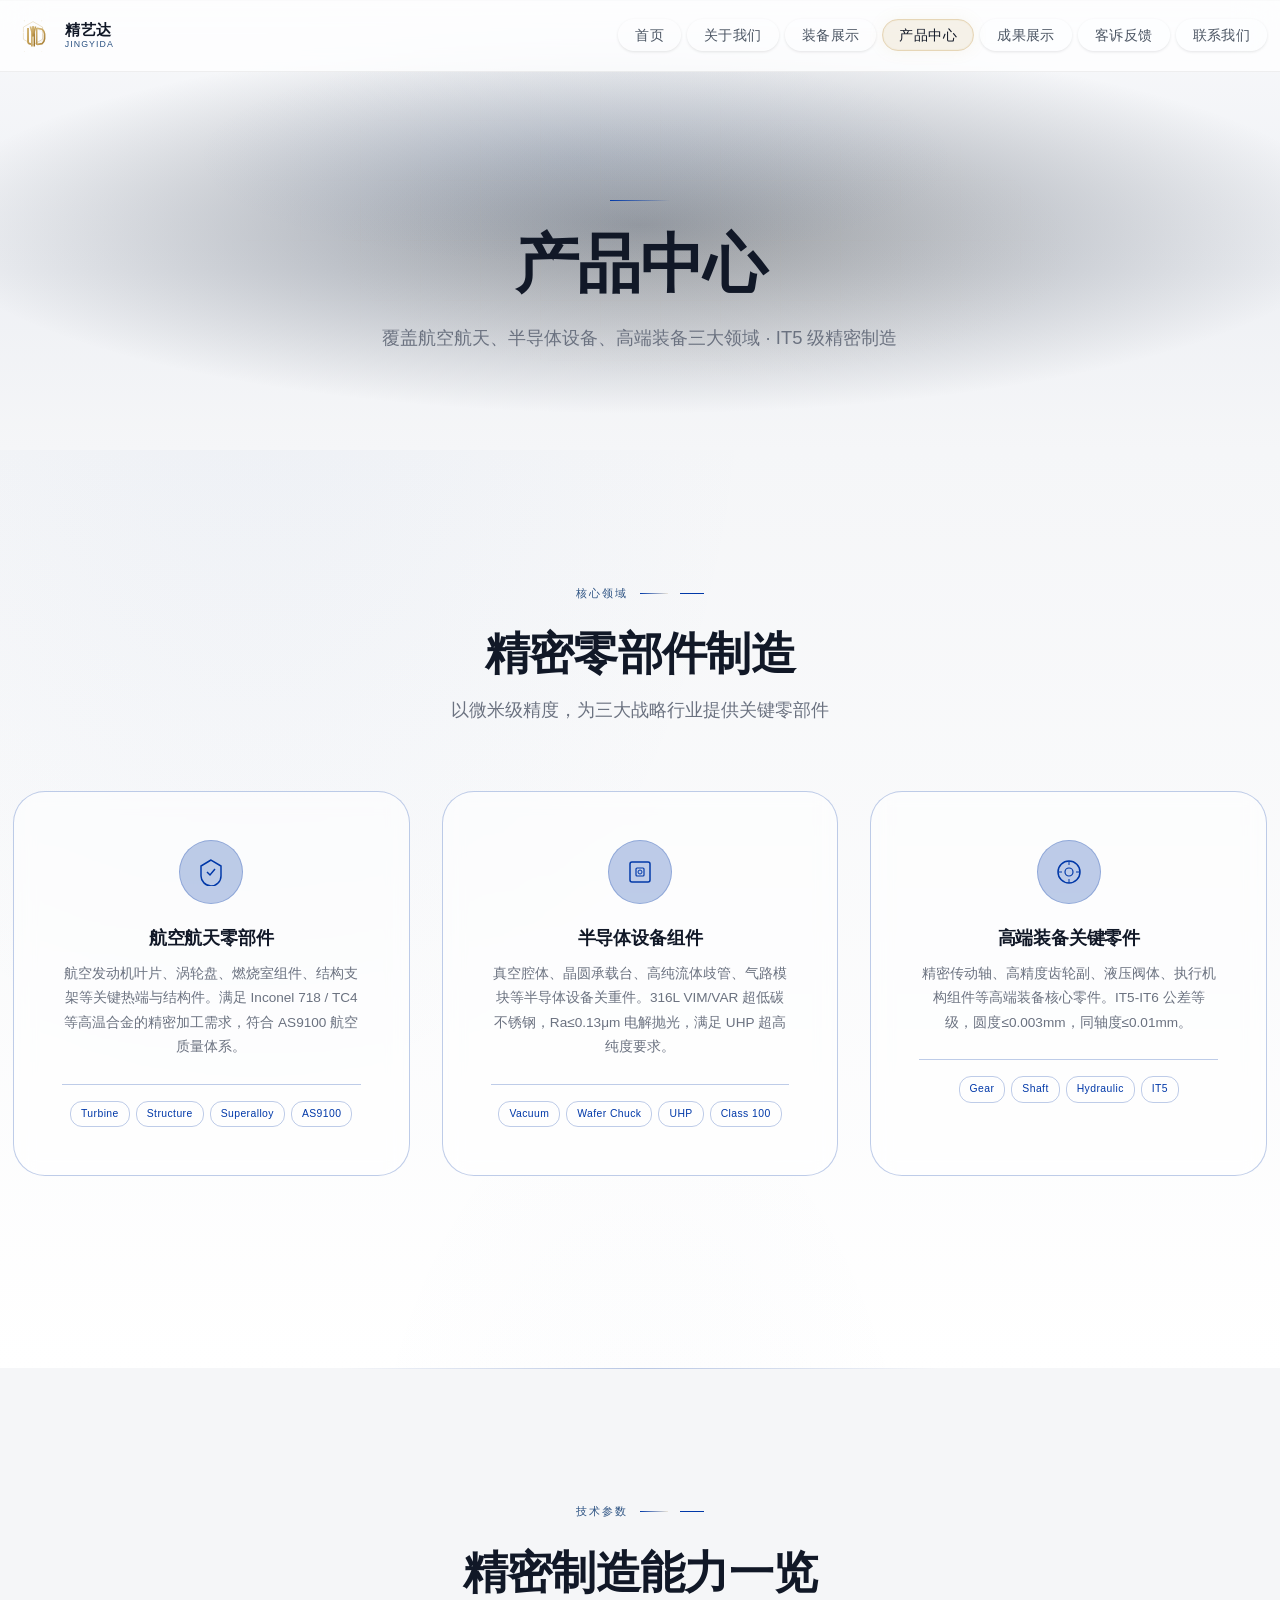
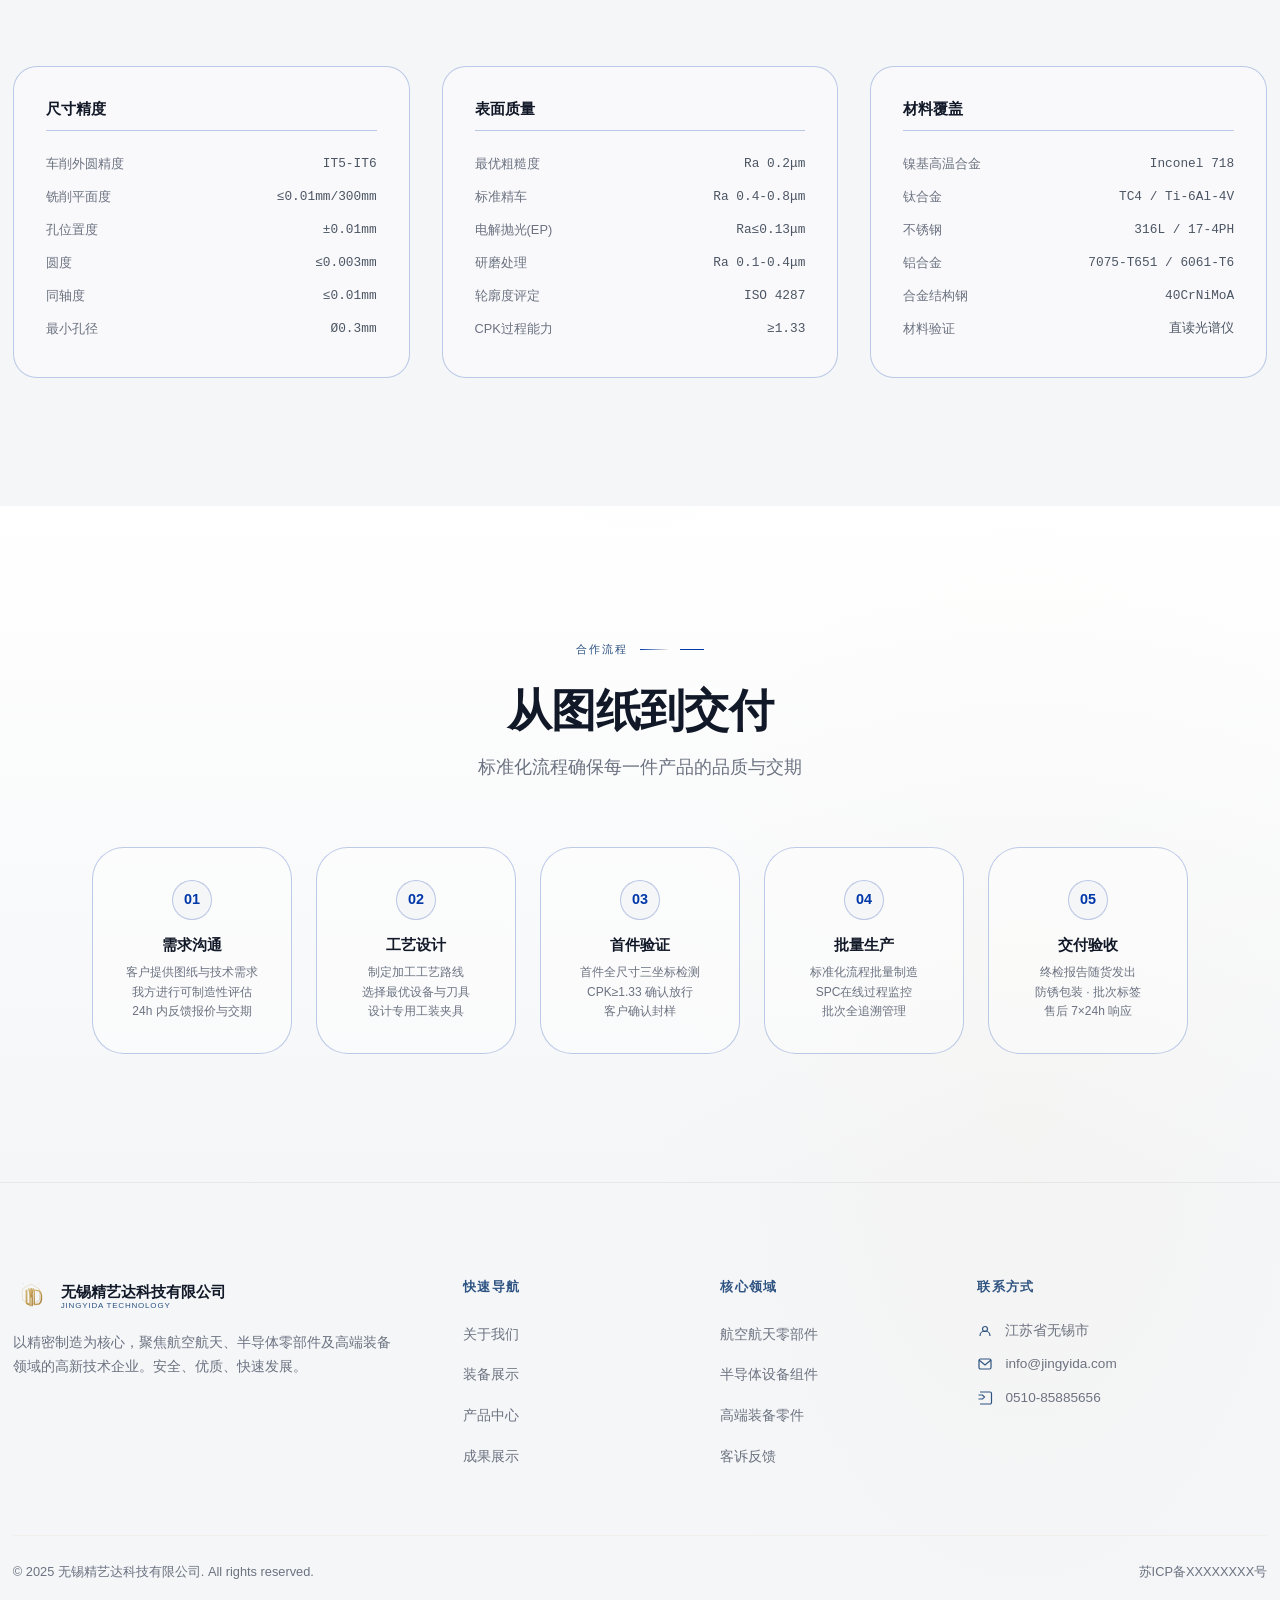
<file: products.html>
<!DOCTYPE html>
<html lang="zh-CN">
<head>
  <meta charset="UTF-8">
  <meta name="viewport" content="width=device-width, initial-scale=1.0">
  <meta name="description" content="精艺达产品中心 — 航空航天精密零部件、半导体设备核心组件、高端装备关键零件。IT5级精度，200+产品型号。">
  <title>产品中心 | 无锡精艺达科技有限公司</title>
  <link rel="stylesheet" href="css/common.css">
  <link rel="stylesheet" href="css/animations.css">
  <meta property="og:type" content="website">
  <meta property="og:site_name" content="无锡精艺达科技有限公司">
  <meta property="og:locale" content="zh_CN">
  <link rel="icon" type="image/svg+xml" href="assets/logo.svg">
  <style>
    #product-categories { padding: var(--section-pad) 0; background: linear-gradient(180deg,var(--navy-deep) 0%,var(--navy) 100%); }
    .cat-grid { display: grid; grid-template-columns: repeat(3, 1fr); gap: var(--space-xl); margin-bottom: var(--space-3xl); }
    .cat-card { background: rgba(255,255,255,0.5); backdrop-filter: blur(10px); -webkit-backdrop-filter: blur(10px); border: 1px solid rgba(0,56,168,0.25); border-radius: var(--radius-xl); padding: var(--space-2xl); text-align: center; transition: all 0.5s; position: relative; overflow: hidden; }
    .cat-card:hover { transform: translateY(-8px); border-color: rgba(0,56,168,0.25); box-shadow: 0 20px 60px rgba(0,0,0,0.4); }
    .cat-icon { width: 64px; height: 64px; margin: 0 auto var(--space-lg); border-radius: 50%; background: rgba(0,56,168,0.25); border: 1px solid rgba(0,56,168,0.25); display: flex; align-items: center; justify-content: center; color:#0038A8; transition: all 0.5s; }
    .cat-card:hover .cat-icon { border-color:#0038A8; box-shadow: 0 0 32px rgba(0,56,168,0.25); }
    .cat-card h3 { font-size: 1.1rem; margin-bottom: var(--space-sm); }
    .cat-card p { font-size: 0.85rem; line-height: 1.8; }
    .cat-tags { display: flex; flex-wrap: wrap; gap: 6px; justify-content: center; margin-top: var(--space-lg); padding-top: var(--space-md); border-top: 1px solid rgba(0,56,168,0.25); }
    .cat-tag { font-size: 0.65rem; padding: 3px 10px; border: 0.5px solid rgba(0,56,168,0.25); border-radius: 12px; color:#0038A8; font-family: var(--font-en); letter-spacing: 0.04em; }
    #specs-section { padding: var(--section-pad) 0; background:#F5F6F8; position: relative; }
    #specs-section::before { content: ''; position: absolute; top: 0; left: 50%; transform: translateX(-50%); width: 600px; height: 1px; background: linear-gradient(90deg,transparent,rgba(0,56,168,0.25),transparent); }
    .specs-grid { display: grid; grid-template-columns: repeat(3, 1fr); gap: var(--space-xl); }
    .spec-card { background: rgba(255,255,255,0.4); border: 1px solid rgba(0,56,168,0.25); border-radius: var(--radius-lg); padding: var(--space-xl); transition: all 0.4s; }
    .spec-card:hover { border-color: rgba(0,56,168,0.25); }
    .spec-card h4 { font-size: 0.95rem; margin-bottom: var(--space-md); padding-bottom: var(--space-sm); border-bottom: 1px solid rgba(0,56,168,0.25); }
    .spec-row { display: flex; justify-content: space-between; padding: 5px 0; font-size: 0.8rem; }
    .spec-row span:first-child { color:#6B7280; }
    .spec-row span:last-child { font-family: var(--font-mono); color: var(--silver-light); font-weight: 500; }
    #how-we-work { padding: var(--section-pad) 0; background: linear-gradient(180deg,var(--navy) 0%,var(--navy-deep) 100%); }
    .work-flow { display: flex; justify-content: center; gap: var(--space-lg); flex-wrap: wrap; }
    .work-step { flex: 1; min-width: 160px; max-width: 200px; text-align: center; padding: var(--space-xl) var(--space-md); background: rgba(255,255,255,0.4); border: 1px solid rgba(0,56,168,0.25); border-radius: var(--radius-xl); transition: all 0.4s; }
    .work-step:hover { border-color: rgba(0,56,168,0.25); transform: translateY(-4px); }
    .work-num { width: 40px; height: 40px; margin: 0 auto var(--space-md); border-radius: 50%; background:#F5F6F8; border: 1px solid rgba(0,56,168,0.25); display: flex; align-items: center; justify-content: center; font-family: var(--font-en); font-size: 0.9rem; font-weight: 700; color:#0038A8; }
    .work-step h5 { font-size: 0.92rem; margin-bottom: var(--space-xs); }
    .work-step p { font-size: 0.75rem; color:#6B7280; line-height: 1.6; }
    @media (max-width: 1024px) { .cat-grid, .specs-grid { grid-template-columns: repeat(2,1fr); } }
    @media (max-width: 768px) { .cat-grid, .specs-grid { grid-template-columns: 1fr; } .work-flow { flex-direction: column; align-items: center; } .work-step { max-width: 280px; } }
  </style>

  <script type="application/ld+json">
  {
    "@context": "https://schema.org",
    "@type": "Corporation",
    "name": "无锡精艺达科技有限公司",
    "alternateName": "Jingyida Technology",
    "description": "以精密制造为核心，聚焦航空航天、半导体零部件及高端装备领域的高新技术企业。",
    "url": "https://gyt20110315.github.io/jingyida2026/",
    "telephone": "+86-510-85885656",
    "address": {"@type": "PostalAddress", "addressLocality": "无锡", "addressRegion": "江苏", "addressCountry": "CN"},
    "foundingDate": "2009",
    "hasCertification": ["GJB 9001C-2017", "ISO 9001:2015", "GB/T 19001-2016"]
  }
  </script>

</head>
<body>
  <a href="#main-content" class="skip-link">跳到主要内容</a>
  <header>
    <nav>
      <a href="index.html" class="nav-logo"><img loading="lazy" src="assets/logo.svg" alt="精艺达" width="40" height="40"><div class="nav-logo-text"><span class="nav-logo-cn">精艺达</span><span class="nav-logo-en">Jingyida</span></div></a>
      <ul class="nav-links">
        <li><a href="index.html">首页</a></li><li><a href="about.html">关于我们</a></li><li><a href="equipment.html">装备展示</a></li><li><a href="products.html">产品中心</a></li><li><a href="quality.html">成果展示</a></li><li><a href="service.html">客诉反馈</a></li><li><a href="contact.html">联系我们</a></li>
      </ul>
      <button class="menu-toggle" aria-label="菜单"><span></span><span></span><span></span></button>
    </nav>
  </header>
  <div id="scroll-progress"></div>
  <main id="main-content">
    <section class="page-hero">
      <div class="page-hero-bg-grid"></div>
      <div class="page-hero-content reveal">
        <div class="accent-line"></div>
        <h1>产品中心</h1>
        <p>覆盖航空航天、半导体设备、高端装备三大领域 · IT5 级精密制造</p>
      </div>
    </section>
    <section id="product-categories">
      <div class="container">
        <div class="section-header text-center reveal"><span class="section-label centered">核心领域</span><h2>精密零部件制造</h2><p>以微米级精度，为三大战略行业提供关键零部件</p></div>
        <div class="cat-grid reveal-stagger">
          <div class="cat-card">
            <div class="cat-icon"><svg width="28" height="28" viewBox="0 0 28 28" fill="none"><path d="M14 2L4 8v10c0 5 4.5 10 10 10s10-4.5 10-10V8L14 2z" stroke="currentColor" stroke-width="1.5"/><path d="M10 14l3 3 5-6" stroke="currentColor" stroke-width="1.5"/></svg></div>
            <h3>航空航天零部件</h3>
            <p>航空发动机叶片、涡轮盘、燃烧室组件、结构支架等关键热端与结构件。满足 Inconel 718 / TC4 等高温合金的精密加工需求，符合 AS9100 航空质量体系。</p>
            <div class="cat-tags"><span class="cat-tag">Turbine</span><span class="cat-tag">Structure</span><span class="cat-tag">Superalloy</span><span class="cat-tag">AS9100</span></div>
          </div>
          <div class="cat-card">
            <div class="cat-icon"><svg width="28" height="28" viewBox="0 0 28 28" fill="none"><rect x="4" y="4" width="20" height="20" rx="2" stroke="currentColor" stroke-width="1.5"/><rect x="10" y="10" width="8" height="8" rx="1" stroke="currentColor" stroke-width="1.2"/><circle cx="14" cy="14" r="2" stroke="currentColor" stroke-width="1"/></svg></div>
            <h3>半导体设备组件</h3>
            <p>真空腔体、晶圆承载台、高纯流体歧管、气路模块等半导体设备关重件。316L VIM/VAR 超低碳不锈钢，Ra≤0.13μm 电解抛光，满足 UHP 超高纯度要求。</p>
            <div class="cat-tags"><span class="cat-tag">Vacuum</span><span class="cat-tag">Wafer Chuck</span><span class="cat-tag">UHP</span><span class="cat-tag">Class 100</span></div>
          </div>
          <div class="cat-card">
            <div class="cat-icon"><svg width="28" height="28" viewBox="0 0 28 28" fill="none"><circle cx="14" cy="14" r="11" stroke="currentColor" stroke-width="1.5"/><circle cx="14" cy="14" r="4" stroke="currentColor" stroke-width="1.2"/><path d="M14 3v4M14 21v4M3 14h4M21 14h4" stroke="currentColor" stroke-width="1"/></svg></div>
            <h3>高端装备关键零件</h3>
            <p>精密传动轴、高精度齿轮副、液压阀体、执行机构组件等高端装备核心零件。IT5-IT6 公差等级，圆度≤0.003mm，同轴度≤0.01mm。</p>
            <div class="cat-tags"><span class="cat-tag">Gear</span><span class="cat-tag">Shaft</span><span class="cat-tag">Hydraulic</span><span class="cat-tag">IT5</span></div>
          </div>
        </div>
      </div>
    </section>
    <section id="specs-section">
      <div class="container">
        <div class="section-header text-center reveal"><span class="section-label centered">技术参数</span><h2>精密制造能力一览</h2></div>
        <div class="specs-grid reveal-stagger">
          <div class="spec-card">
            <h4>尺寸精度</h4>
            <div class="spec-row"><span>车削外圆精度</span><span>IT5-IT6</span></div>
            <div class="spec-row"><span>铣削平面度</span><span>≤0.01mm/300mm</span></div>
            <div class="spec-row"><span>孔位置度</span><span>±0.01mm</span></div>
            <div class="spec-row"><span>圆度</span><span>≤0.003mm</span></div>
            <div class="spec-row"><span>同轴度</span><span>≤0.01mm</span></div>
            <div class="spec-row"><span>最小孔径</span><span>Ø0.3mm</span></div>
          </div>
          <div class="spec-card">
            <h4>表面质量</h4>
            <div class="spec-row"><span>最优粗糙度</span><span>Ra 0.2μm</span></div>
            <div class="spec-row"><span>标准精车</span><span>Ra 0.4-0.8μm</span></div>
            <div class="spec-row"><span>电解抛光(EP)</span><span>Ra≤0.13μm</span></div>
            <div class="spec-row"><span>研磨处理</span><span>Ra 0.1-0.4μm</span></div>
            <div class="spec-row"><span>轮廓度评定</span><span>ISO 4287</span></div>
            <div class="spec-row"><span>CPK过程能力</span><span>≥1.33</span></div>
          </div>
          <div class="spec-card">
            <h4>材料覆盖</h4>
            <div class="spec-row"><span>镍基高温合金</span><span>Inconel 718</span></div>
            <div class="spec-row"><span>钛合金</span><span>TC4 / Ti-6Al-4V</span></div>
            <div class="spec-row"><span>不锈钢</span><span>316L / 17-4PH</span></div>
            <div class="spec-row"><span>铝合金</span><span>7075-T651 / 6061-T6</span></div>
            <div class="spec-row"><span>合金结构钢</span><span>40CrNiMoA</span></div>
            <div class="spec-row"><span>材料验证</span><span>直读光谱仪</span></div>
          </div>
        </div>
      </div>
    </section>
    <section id="how-we-work">
      <div class="container">
        <div class="section-header text-center reveal"><span class="section-label centered">合作流程</span><h2>从图纸到交付</h2><p>标准化流程确保每一件产品的品质与交期</p></div>
        <div class="work-flow reveal-stagger">
          <div class="work-step"><div class="work-num">01</div><h5>需求沟通</h5><p>客户提供图纸与技术需求<br>我方进行可制造性评估<br>24h 内反馈报价与交期</p></div>
          <div class="work-step"><div class="work-num">02</div><h5>工艺设计</h5><p>制定加工工艺路线<br>选择最优设备与刀具<br>设计专用工装夹具</p></div>
          <div class="work-step"><div class="work-num">03</div><h5>首件验证</h5><p>首件全尺寸三坐标检测<br>CPK≥1.33 确认放行<br>客户确认封样</p></div>
          <div class="work-step"><div class="work-num">04</div><h5>批量生产</h5><p>标准化流程批量制造<br>SPC在线过程监控<br>批次全追溯管理</p></div>
          <div class="work-step"><div class="work-num">05</div><h5>交付验收</h5><p>终检报告随货发出<br>防锈包装 · 批次标签<br>售后 7×24h 响应</p></div>
        </div>
      </div>
    </section>
  </main>
  <footer>
    <div class="container">
      <div class="footer-grid">
        <div class="footer-brand"><div class="footer-logo"><img loading="lazy" src="assets/logo.svg" alt="精艺达" width="36" height="36"><div class="footer-logo-text"><strong>无锡精艺达科技有限公司</strong><span>Jingyida Technology</span></div></div><p>以精密制造为核心，聚焦航空航天、半导体零部件及高端装备领域的高新技术企业。安全、优质、快速发展。</p></div>
        <div class="footer-col"><h4>快速导航</h4><ul><li><a href="about.html">关于我们</a></li><li><a href="equipment.html">装备展示</a></li><li><a href="products.html">产品中心</a></li><li><a href="quality.html">成果展示</a></li></ul></div>
        <div class="footer-col"><h4>核心领域</h4><ul><li><a href="products.html">航空航天零部件</a></li><li><a href="products.html">半导体设备组件</a></li><li><a href="products.html">高端装备零件</a></li><li><a href="service.html">客诉反馈</a></li></ul></div>
        <div class="footer-col"><h4>联系方式</h4><div class="footer-contact-item"><svg viewBox="0 0 16 16" fill="none"><circle cx="8" cy="6" r="2.5" stroke="currentColor" stroke-width="1.2"/><path d="M3 13c0-2.8 2.2-5 5-5s5 2.2 5 5" stroke="currentColor" stroke-width="1.2"/></svg><span>江苏省无锡市</span></div><div class="footer-contact-item"><svg viewBox="0 0 16 16" fill="none"><rect x="2" y="3" width="12" height="10" rx="1.5" stroke="currentColor" stroke-width="1.2"/><path d="M2 4l6 5 6-5" stroke="currentColor" stroke-width="1.2"/></svg><span>info@jingyida.com</span></div><div class="footer-contact-item"><svg viewBox="0 0 16 16" fill="none"><path d="M3 2h10a1.5 1.5 0 011.5 1.5v9A1.5 1.5 0 0113 14H3" stroke="currentColor" stroke-width="1.2"/><path d="M1.5 5h4l2 2-2 2h-4" stroke="currentColor" stroke-width="1.2"/></svg><span>0510-85885656</span></div></div>
      </div>
      <div class="footer-bottom"><span>&copy; 2025 无锡精艺达科技有限公司. All rights reserved.</span><span>苏ICP备XXXXXXXX号</span></div>
    </div>
  </footer>
  <div id="back-to-top">↑</div>
  <script src="js/main.js" defer></script>


</body>
</html>
</file>
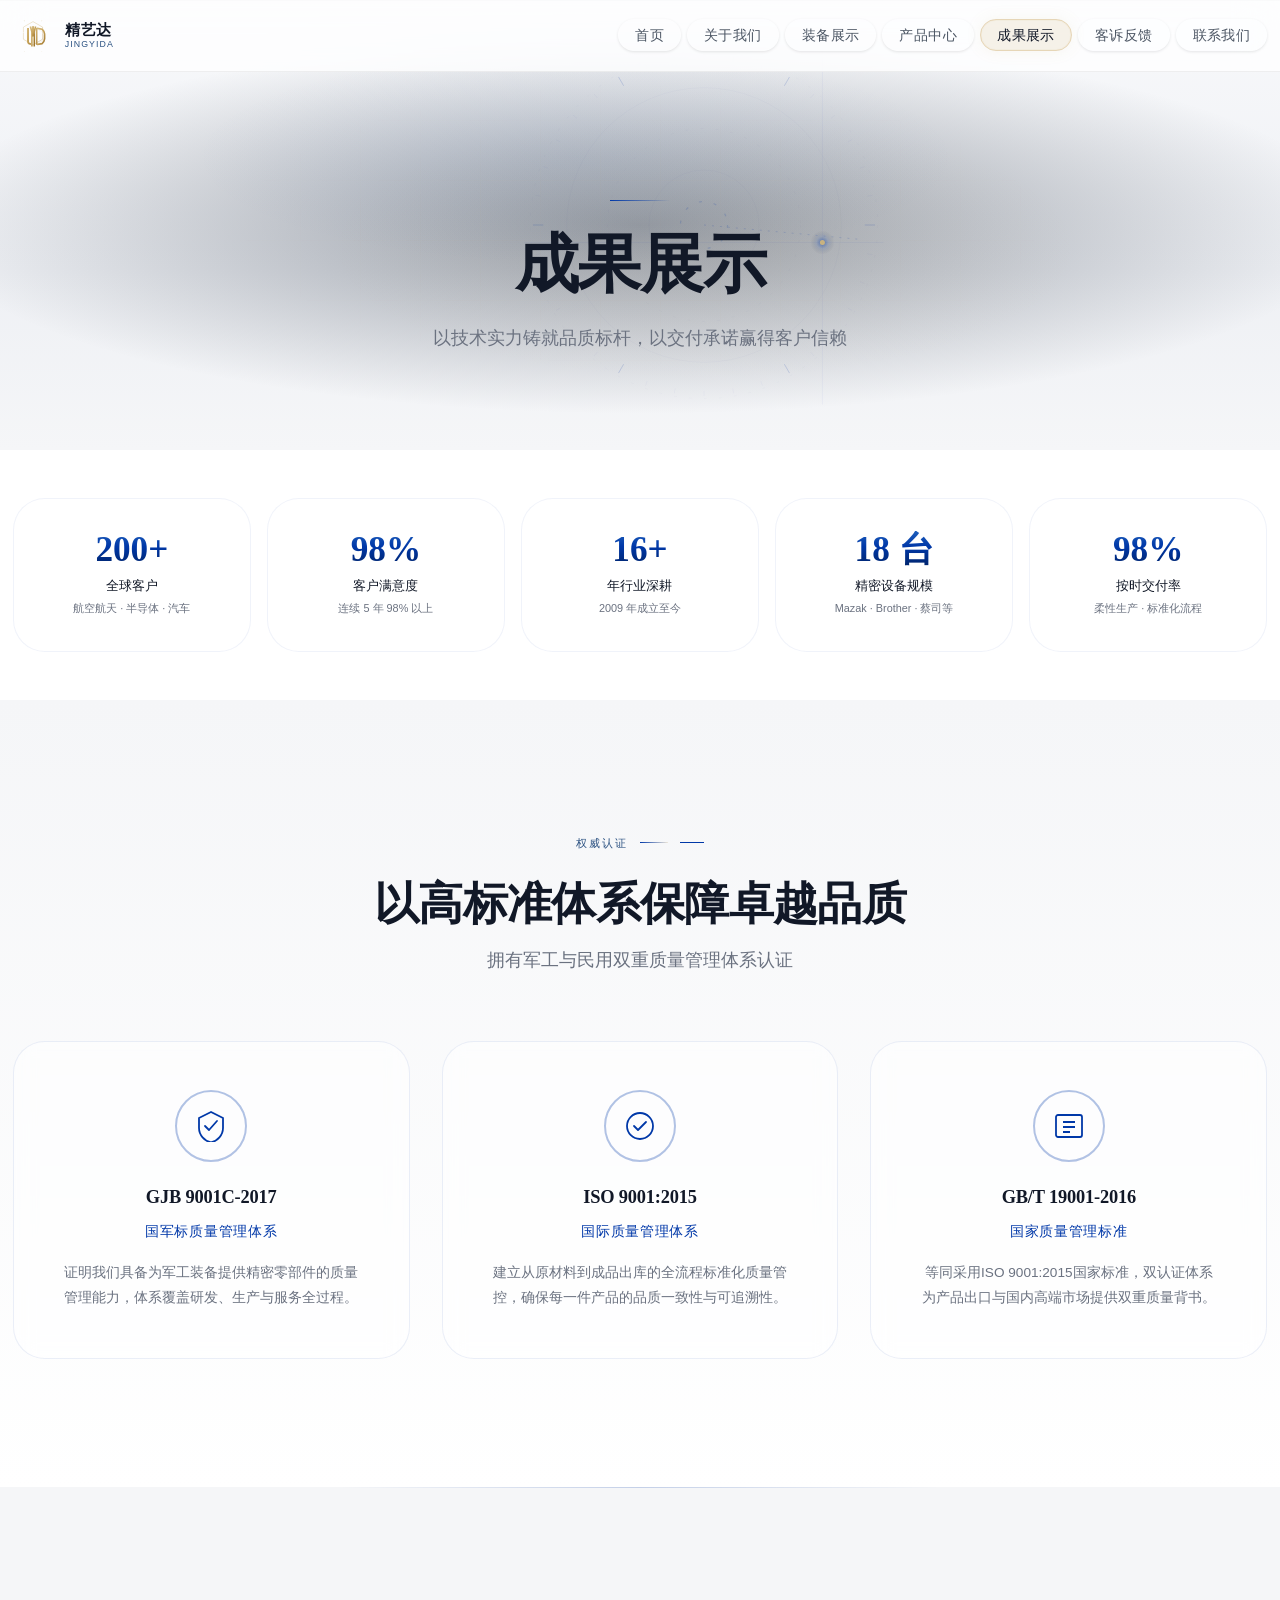
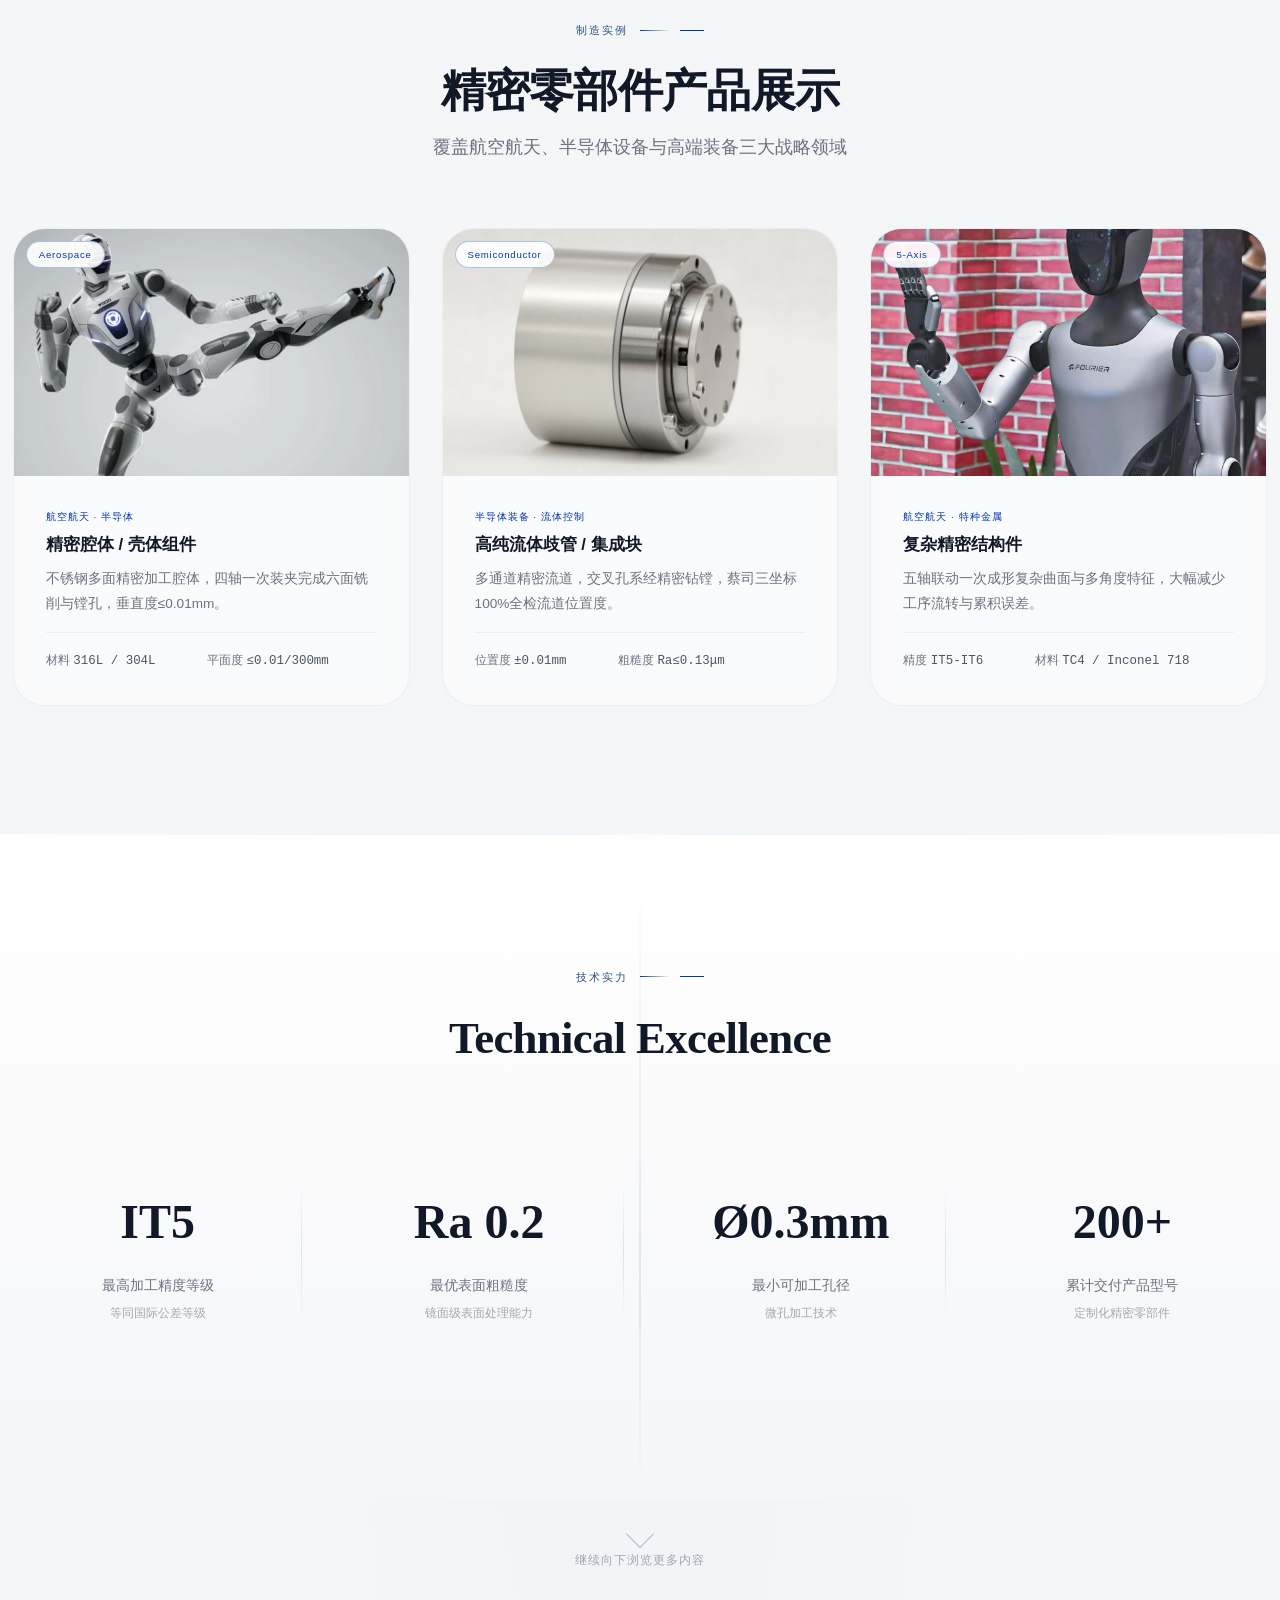
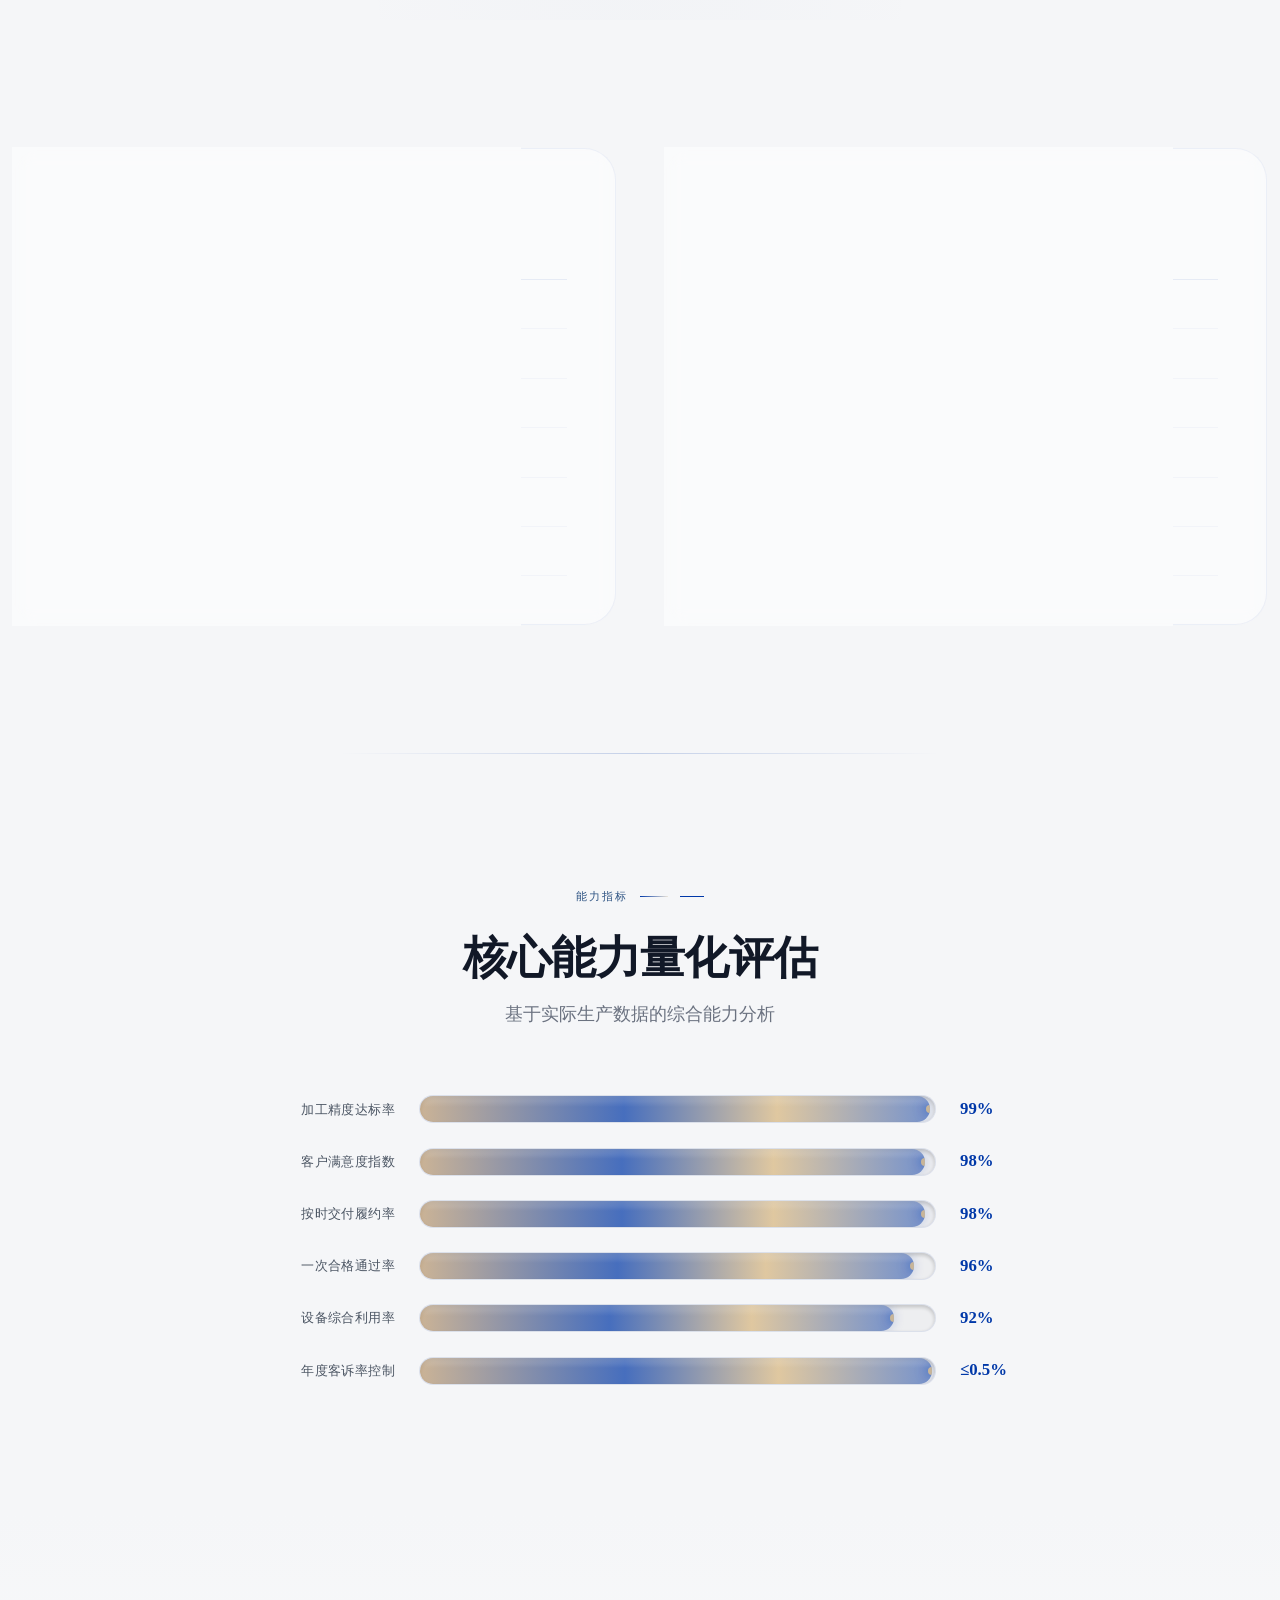
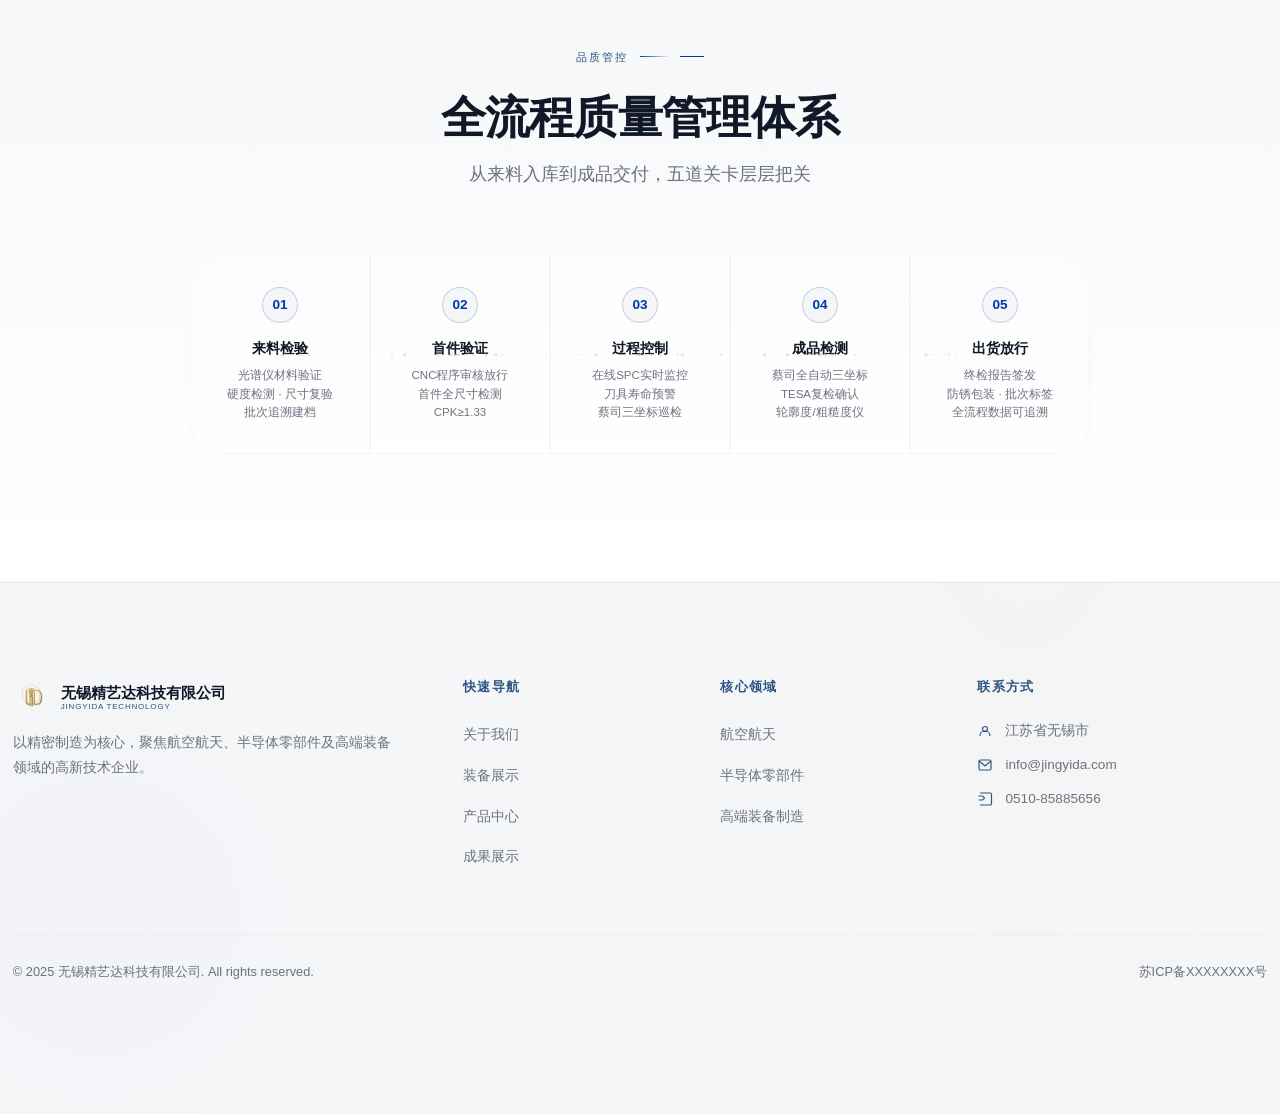
<file: quality.html>
<!DOCTYPE html>
<html lang="zh-CN">
<head>
  <meta charset="UTF-8">
  <meta name="viewport" content="width=device-width, initial-scale=1.0">
  <meta name="description" content="精艺达成果展示 — GJB 9001C-2017与ISO 9001:2015双认证，200+客户信赖。">
  <title>成果展示 | 无锡精艺达科技有限公司</title>
  <link rel="stylesheet" href="css/common.css">
  <link rel="stylesheet" href="css/animations.css">
  
  <meta property="og:type" content="website">
  <meta property="og:site_name" content="无锡精艺达科技有限公司">
  <meta property="og:locale" content="zh_CN">
  <link rel="icon" type="image/svg+xml" href="assets/logo.svg">
  <style>
    /* === Hero Canvas === */
    #quality-hero-canvas { position: absolute; inset: 0; width: 100%; height: 100%; pointer-events: none; z-index: 0; }
    /* === Ambient glow orbs === */
    .amb-orb { position: fixed; border-radius: 50%; pointer-events: none; filter: blur(120px); opacity: 0.12; z-index: 0; }
    .amb-orb-1 { width: 600px; height: 600px; top: -200px; right: -150px; background: radial-gradient(circle, rgba(45,95,165,0.5), transparent 70%); animation: ambientFloat 20s ease-in-out infinite; }
    .amb-orb-2 { width: 400px; height: 400px; bottom: -100px; left: -100px; background: radial-gradient(circle, rgba(0,56,168,0.3), transparent 70%); animation: ambientFloat 25s ease-in-out infinite reverse; }

    /* === Stats Banner === */
    #achievement-stats { padding: var(--space-2xl) 0; background:#FFFFFF; position: relative; z-index: 1; }
    .stats-grid { display: grid; grid-template-columns: repeat(5, 1fr); gap: var(--space-md); }
    .stat-card { text-align: center; padding: var(--space-xl) var(--space-md); background: rgba(255,255,255,0.5); backdrop-filter: blur(10px); -webkit-backdrop-filter: blur(10px); border: 1px solid rgba(0,56,168,0.06); border-radius: var(--radius-xl); transition: all 0.4s; }
    .stat-card:hover { border-color: rgba(0,56,168,0.2); transform: translateY(-4px); box-shadow: 0 12px 32px rgba(0,0,0,0.3); }
    .stat-num { font-family: var(--font-serif); font-size: 2.2rem; font-weight: 900; background: var(--num-gradient); -webkit-background-clip: text; -webkit-text-fill-color: transparent; line-height: 1.1; margin-bottom: 4px; }
    .stat-label { font-size: 0.82rem; color:#111827; font-weight: 500; }
    .stat-sub { font-size: 0.68rem; color:#6B7280; margin-top: 2px; }
    @media (max-width: 1024px) { .stats-grid { grid-template-columns: repeat(3, 1fr); } }
    @media (max-width: 768px) { .stats-grid { grid-template-columns: repeat(2, 1fr); } }

    /* === Certifications === */
    #cert-hero { padding: var(--section-pad) 0; background: linear-gradient(180deg,var(--navy-deep) 0%,var(--navy) 100%); position: relative; z-index: 1; }
    .cert-featured { display: grid; grid-template-columns: repeat(3, 1fr); gap: var(--space-xl); }
    .cert-feat-card { text-align: center; padding: var(--space-2xl); background: rgba(255,255,255,0.5); backdrop-filter: blur(10px); -webkit-backdrop-filter: blur(10px); border: 1px solid rgba(0,56,168,0.08); border-radius: var(--radius-xl); transition: all 0.5s cubic-bezier(0.25,0.46,0.45,0.94); position: relative; overflow: hidden; }
    .cert-feat-card::before { content: ''; position: absolute; inset: 0; background: radial-gradient(circle at var(--mx,50%) var(--my,50%), rgba(0,56,168,0.08) 0%, transparent 60%); opacity: 0; transition: opacity 0.4s; }
    .cert-feat-card:hover { transform: translateY(-8px); border-color: rgba(0,56,168,0.25); box-shadow: 0 20px 60px rgba(0,0,0,0.4), 0 0 40px rgba(0,56,168,0.06); }
    .cert-feat-card:hover::before { opacity: 1; }
    .cert-badge { width: 72px; height: 72px; margin: 0 auto var(--space-lg); border-radius: 50%; border: 2px solid rgba(0,56,168,0.3); display: flex; align-items: center; justify-content: center; color:#0038A8; transition: all 0.5s; }
    .cert-feat-card:hover .cert-badge { border-color:#0038A8; box-shadow: 0 0 40px rgba(0,56,168,0.2); transform: scale(1.05); }
    .cert-feat-card h3 { font-size: 1.15rem; margin-bottom: var(--space-sm); }
    .cert-id { font-family: var(--font-mono); font-size: 0.85rem; color:#0038A8; letter-spacing: 0.05em; margin-bottom: var(--space-md); }
    .cert-feat-card p { font-size: 0.85rem; line-height: 1.8; }

    /* === Product Showcase === */
    #product-showcase { padding: var(--section-pad) 0; background:#F5F6F8; position: relative; z-index: 1; }
    #product-showcase::before { content: ''; position: absolute; top: 0; left: 50%; transform: translateX(-50%); width: 600px; height: 1px; background: linear-gradient(90deg,transparent,rgba(0,56,168,0.2),transparent); }
    .showcase-grid { display: grid; grid-template-columns: repeat(3, 1fr); gap: var(--space-xl); }
    .showcase-card { background: rgba(255,255,255,0.5); backdrop-filter: blur(10px); -webkit-backdrop-filter: blur(10px); border: 1px solid rgba(0,56,168,0.06); border-radius: var(--radius-xl); overflow: hidden; transition: all 0.5s cubic-bezier(0.25,0.46,0.45,0.94); }
    .showcase-card:hover { transform: translateY(-8px); border-color: rgba(0,56,168,0.2); box-shadow: 0 20px 60px rgba(0,0,0,0.4); }
    .showcase-visual { aspect-ratio: 16/10; background:#EEF0F4; position: relative; overflow: hidden; }
    .showcase-visual img { width: 100%; height: 100%; object-fit: cover; transition: transform 0.7s cubic-bezier(0.25,0.46,0.45,0.94); }
    .showcase-card:hover .showcase-visual img { transform: scale(1.08); }
    .showcase-tag { position: absolute; top: 12px; left: 12px; padding: 4px 12px; background: rgba(255,255,255,0.9); border: 0.5px solid rgba(0,56,168,0.3); border-radius: 20px; font-family: var(--font-en); font-size: 0.6rem; letter-spacing: 0.08em; color:#0038A8; }
    .showcase-body { padding: var(--space-xl); }
    .showcase-body .field { font-family: var(--font-en); font-size: 0.62rem; letter-spacing: 0.1em; color:#0038A8; text-transform: uppercase; margin-bottom: var(--space-xs); }
    .showcase-body h4 { font-size: 1.05rem; margin-bottom: var(--space-sm); }
    .showcase-body p { font-size: 0.85rem; line-height: 1.8; margin-bottom: var(--space-md); }
    .showcase-specs { display: flex; flex-wrap: wrap; gap: var(--space-sm) var(--space-lg); padding-top: var(--space-md); border-top: 1px solid rgba(0,56,168,0.06); font-size: 0.78rem; }
    .showcase-specs .ssk { color:#6B7280; } .showcase-specs .ssv { font-family: var(--font-mono); color: var(--silver-light); font-weight: 500; }

    /* === Tech Metrics with Laser Beam === */
    #tech-excellence { padding: var(--section-pad) 0; background: linear-gradient(180deg,var(--navy) 0%,var(--navy-deep) 100%); position: relative; z-index: 1; overflow: hidden; }
    .laser-beam { position: absolute; top: 0; left: 0; right: 0; height: 1px; background: linear-gradient(90deg, transparent, rgba(180,210,255,0.2) 20%, rgba(220,240,255,0.9) 45%, #fff 50%, rgba(220,240,255,0.9) 55%, rgba(180,210,255,0.2) 80%, transparent); pointer-events: none; opacity: 0; transition: opacity 0.6s; }
    .laser-beam.active { opacity: 1; }
    .laser-beam::after { content: ''; position: absolute; top: -2px; left: 50%; width: 4px; height: 4px; border-radius: 50%; background: #fff; box-shadow: 0 0 12px rgba(180,210,255,0.8), 0 0 30px rgba(150,190,240,0.4); transform: translateX(-50%); }
    .laser-vertical { position: absolute; top: 0; left: 50%; width: 1px; height: 0; background: linear-gradient(180deg, rgba(255,255,255,0.8), rgba(180,210,255,0.4), rgba(0,56,168,0.2), transparent); pointer-events: none; transform: translateX(-50%); transition: height 1.5s cubic-bezier(0.16,1,0.3,1); }
    .laser-vertical.active { height: 100%; }

    .metrics-grid { display: grid; grid-template-columns: repeat(4, 1fr); gap: var(--space-xl); opacity: 0; transform: translateY(20px); transition: opacity 0.8s 0.6s, transform 0.8s 0.6s; }
    .metrics-grid.revealed { opacity: 1; transform: translateY(0); }
    .metric-card { text-align: center; padding: var(--space-2xl) var(--space-lg); position: relative; opacity: 0; transform: translateY(16px); transition: opacity 0.6s, transform 0.6s; }
    .metric-card:nth-child(1) { transition-delay: 0.8s; }
    .metric-card:nth-child(2) { transition-delay: 1.0s; }
    .metric-card:nth-child(3) { transition-delay: 1.2s; }
    .metric-card:nth-child(4) { transition-delay: 1.4s; }
    .metrics-grid.revealed .metric-card { opacity: 1; transform: translateY(0); }
    .metric-card::after { content: ''; position: absolute; right: 0; top: 20%; height: 60%; width: 1px; background: linear-gradient(180deg,transparent,rgba(0,56,168,0.12),transparent); }
    .metric-card:last-child::after { display: none; }
    .metric-value { font-family: var(--font-serif); font-size: clamp(2.2rem,4vw,3rem); font-weight: 900; color:#111827; margin-bottom: var(--space-xs); transition: all 0.4s; }
    .metric-card:hover .metric-value { background: var(--accent-gradient); -webkit-background-clip: text; -webkit-text-fill-color: transparent; }
    .metric-label { font-size: 0.9rem; color:#6B7280; font-weight: 500; }
    .metric-sub { font-size: 0.72rem; color:#6B7280; opacity: 0.6; margin-top: 4px; }

    /* === Horizontal Carousel (post-tech sections) === */
    .h-carousel { display: flex; overflow-x: auto; scroll-snap-type: x mandatory; -webkit-overflow-scrolling: touch; scrollbar-width: none; }
    .h-carousel::-webkit-scrollbar { display: none; }
    .h-slide { min-width: 100%; scroll-snap-align: start; }

    /* === Scroll Hint === */
    .scroll-hint { text-align: center; padding: var(--space-lg) 0 var(--space-2xl); color:#6B7280; font-size: 0.75rem; letter-spacing: 0.08em; opacity: 0; transform: translateY(10px); transition: all 0.6s 1s; }
    .scroll-hint.visible { opacity: 0.6; transform: translateY(0); animation: hintBounce 2s ease-in-out infinite; }
    .scroll-hint.visible:hover { opacity: 1; }
    @keyframes hintBounce { 0%,100%{transform:translateY(0)} 50%{transform:translateY(6px)} }
    .scroll-hint-arrow { display: block; margin: 0 auto 6px; width: 20px; height: 20px; border-right: 1px solid var(--gold); border-bottom: 1px solid var(--gold); transform: rotate(45deg); opacity: 0.5; }

    @media (max-width: 1024px) { .metrics-grid { grid-template-columns: repeat(2, 1fr); } .metric-card:nth-child(2)::after { display: none; } }
    @media (max-width: 768px) { .metrics-grid { grid-template-columns: repeat(2, 1fr); } .h-carousel { flex-direction: column; overflow-x: visible; } .h-slide { min-width: auto; } }

    /* === Materials Table === */
    #materials { padding: var(--section-pad) 0; background:#F5F6F8; position: relative; z-index: 1; }
    .mat-grid { display: grid; grid-template-columns: repeat(2, 1fr); gap: var(--space-2xl); }
    .mat-wrap { background: rgba(255,255,255,0.5); backdrop-filter: blur(10px); -webkit-backdrop-filter: blur(10px); border: 1px solid rgba(0,56,168,0.06); border-radius: var(--radius-xl); padding: var(--space-2xl); transition: all 0.4s; }
    .mat-wrap:hover { border-color: rgba(0,56,168,0.15); box-shadow: 0 8px 32px rgba(0,0,0,0.3); }
    .mat-wrap h4 { font-size: 0.7rem; text-transform: uppercase; letter-spacing: 0.1em; color:#0038A8; margin-bottom: var(--space-lg); font-family: var(--font-en); }
    .mat-table { width: 100%; border-collapse: collapse; }
    .mat-table th { text-align: left; font-size: 0.68rem; text-transform: uppercase; letter-spacing: 0.08em; color:#6B7280; padding: var(--space-sm) var(--space-md); border-bottom: 1px solid rgba(0,56,168,0.08); font-weight: 500; font-family: var(--font-en); }
    .mat-table td { padding: var(--space-sm) var(--space-md); font-size: 0.85rem; border-bottom: 1px solid rgba(0,56,168,0.03); }
    .mat-table td:first-child { color:#111827; font-weight: 500; }
    .mat-table td:nth-child(2) { font-family: var(--font-mono); font-size: 0.8rem; color: var(--silver-light); }
    .mat-table td:last-child { font-size: 0.8rem; color:#6B7280; }
    .mat-table tbody tr { transition: all 0.25s; }
    .mat-table tbody tr:hover { background: rgba(0,56,168,0.04); }

    /* === Premium Growing Bar Chart === */
    #capability-bars { padding: var(--section-pad) 0; background:#F5F6F8; position: relative; z-index: 1; }
    #capability-bars::before { content: ''; position: absolute; top: 0; left: 50%; transform: translateX(-50%); width: 600px; height: 1px; background: linear-gradient(90deg,transparent,rgba(0,56,168,0.2),transparent); }
    .bars-container { max-width: 750px; margin: 0 auto; display: flex; flex-direction: column; gap: 22px; }
    .bar-row { display: flex; align-items: center; gap: var(--space-lg); }
    .bar-label { width: 130px; text-align: right; font-size: 0.82rem; color: var(--silver-light); font-weight: 500; flex-shrink: 0; letter-spacing: 0.03em; }
    .bar-track { flex: 1; height: 28px; background: rgba(0,0,0,0.03); border-radius: 14px; overflow: hidden; position: relative; border: 0.5px solid rgba(0,56,168,0.08); box-shadow: inset 0 2px 4px rgba(0,0,0,0.2); }
    .bar-fill { height: 100%; border-radius: 14px; background: linear-gradient(90deg, rgba(180,140,90,0.6), rgba(0,56,168,0.7) 40%, rgba(220,190,140,0.8) 70%, rgba(0,56,168,0.5)); transition: width 2.2s cubic-bezier(0.16,1,0.3,1); width: 0%; position: relative; overflow: hidden; box-shadow: 0 0 12px rgba(0,56,168,0.2); }
    .bar-fill.animated { width: var(--bar-width); }
    .bar-fill::after { content: ''; position: absolute; top: 0; left: 0; right: 0; height: 40%; background: linear-gradient(180deg, rgba(255,255,255,0.2), transparent); border-radius: 14px 14px 0 0; }
    .bar-value { width: 55px; font-family: var(--font-serif); font-size: 1.05rem; font-weight: 700; color:#0038A8; text-align: left; flex-shrink: 0; }
    .bar-shimmer { position: absolute; top: 0; left: -100%; width: 50%; height: 100%; background: linear-gradient(90deg, transparent, rgba(255,255,255,0.1), transparent); }
    .bar-fill.animated .bar-shimmer { animation: shimmer 2.8s ease-in-out infinite; }
    .bar-glow { position: absolute; right: 0; top: 50%; transform: translate(50%,-50%); width: 8px; height: 8px; border-radius: 50%; background: rgba(220,190,140,0.8); box-shadow: 0 0 10px rgba(0,56,168,0.5), 0 0 20px rgba(0,56,168,0.2); opacity: 0; transition: opacity 0.5s; }
    .bar-fill.animated .bar-glow { opacity: 1; }

    @media (max-width: 768px) {
      .bar-label { width: 90px; font-size: 0.72rem; }
      .bar-value { width: 40px; font-size: 0.85rem; }
      .bar-track { height: 24px; }
    }

    /* === Process Flow === */
    #process { padding: var(--section-pad) 0; background: linear-gradient(180deg,var(--navy-deep) 0%,var(--navy) 100%); position: relative; z-index: 1; }
    .process-flow { display: flex; align-items: stretch; justify-content: center; gap: 0; margin-top: var(--space-3xl); }
    .proc-step { flex: 1; min-width: 130px; max-width: 180px; text-align: center; padding: var(--space-xl) var(--space-sm); background: rgba(255,255,255,0.4); border: 1px solid rgba(0,56,168,0.04); transition: all 0.4s; position: relative; cursor: pointer; }
    .proc-step:first-child { border-radius: var(--radius-xl) 0 0 var(--radius-xl); }
    .proc-step:last-child { border-radius: 0 var(--radius-xl) var(--radius-xl) 0; }
    .proc-step:hover { background: rgba(255,255,255,0.7); border-color: rgba(0,56,168,0.15); z-index: 2; box-shadow: 0 0 30px rgba(0,56,168,0.06); }
    .proc-step.expanded { max-width: 600px; flex: 3; z-index: 3; border-color: rgba(0,56,168,0.3); box-shadow: 0 0 40px rgba(0,56,168,0.1); background: rgba(255,255,255,0.85); }
    .proc-num { width: 36px; height: 36px; margin: 0 auto var(--space-md); border-radius: 50%; background:#F5F6F8; border: 1px solid rgba(0,56,168,0.2); display: flex; align-items: center; justify-content: center; font-family: var(--font-en); font-size: 0.85rem; font-weight: 600; color:#0038A8; transition: all 0.4s; }
    .proc-step:hover .proc-num, .proc-step.expanded .proc-num { background: var(--gold); color: var(--navy-deep); border-color:#0038A8; box-shadow: 0 0 24px rgba(0,56,168,0.3); }
    .proc-step h5 { font-size: 0.9rem; margin-bottom: var(--space-xs); color:#111827; }
    .proc-step p { font-size: 0.72rem; color:#6B7280; line-height: 1.6; margin: 0; }

    /* Expandable detail */
    .proc-detail { max-height: 0; overflow: hidden; transition: max-height 0.5s cubic-bezier(0.25,0.46,0.45,0.94); }
    .proc-step.expanded .proc-detail { max-height: 400px; }
    .proc-detail-inner { padding: var(--space-lg) 0 0; text-align: left; border-top: 1px solid rgba(0,56,168,0.1); margin-top: var(--space-md); }
    .proc-detail-inner h6 { font-size: 0.7rem; text-transform: uppercase; letter-spacing: 0.08em; color:#0038A8; margin-bottom: var(--space-sm); font-family: var(--font-en); }
    .proc-detail-inner ul { list-style: none; padding: 0; margin: 0 0 var(--space-md); }
    .proc-detail-inner li { font-size: 0.75rem; color:#6B7280; padding: 3px 0 3px 16px; position: relative; line-height: 1.6; }
    .proc-detail-inner li::before { content: ''; position: absolute; left: 0; top: 10px; width: 5px; height: 5px; border-radius: 50%; background: var(--gold); opacity: 0.5; }

    /* Responsive */
    @media (max-width: 1200px) { .showcase-grid { grid-template-columns: repeat(2,1fr); } .showcase-grid .showcase-card:last-child { grid-column: 1/-1; max-width: 400px; justify-self: center; } }
    @media (max-width: 1024px) { .cert-featured { grid-template-columns: repeat(3,1fr); } .mat-grid { grid-template-columns: 1fr; } }
    @media (max-width: 768px) { .cert-featured, .showcase-grid { grid-template-columns: 1fr; } .showcase-grid { max-width: 420px; margin: 0 auto; } .showcase-grid .showcase-card:last-child { max-width: none; } .cert-featured { max-width: 380px; margin: 0 auto; } .process-flow { flex-direction: column; align-items: center; gap: var(--space-sm); } .proc-step { max-width: 280px; width: 100%; } .proc-step:first-child, .proc-step:last-child { border-radius: var(--radius-xl); } }
  </style>

  <script type="application/ld+json">
  {
    "@context": "https://schema.org",
    "@type": "Corporation",
    "name": "无锡精艺达科技有限公司",
    "alternateName": "Jingyida Technology",
    "description": "以精密制造为核心，聚焦航空航天、半导体零部件及高端装备领域的高新技术企业。",
    "url": "https://gyt20110315.github.io/jingyida2026/",
    "telephone": "+86-510-85885656",
    "address": {"@type": "PostalAddress", "addressLocality": "无锡", "addressRegion": "江苏", "addressCountry": "CN"},
    "foundingDate": "2009",
    "hasCertification": ["GJB 9001C-2017", "ISO 9001:2015", "GB/T 19001-2016"]
  }
  </script>

</head>
<body>
  <a href="#main-content" class="skip-link">跳到主要内容</a>

  <div class="amb-orb amb-orb-1"></div>
  <div class="amb-orb amb-orb-2"></div>

  <header>
    <nav>
      <a href="index.html" class="nav-logo"><img loading="lazy" src="assets/logo.svg" alt="精艺达" width="40" height="40"><div class="nav-logo-text"><span class="nav-logo-cn">精艺达</span><span class="nav-logo-en">Jingyida</span></div></a>
      <ul class="nav-links">
        <li><a href="index.html">首页</a></li><li><a href="about.html">关于我们</a></li><li><a href="equipment.html">装备展示</a></li><li><a href="products.html">产品中心</a></li><li><a href="quality.html">成果展示</a></li><li><a href="service.html">客诉反馈</a></li>
        <li><a href="contact.html">联系我们</a></li>
      </ul>
      <button class="menu-toggle" aria-label="菜单"><span></span><span></span><span></span></button>
    </nav>
  </header>
  <div id="scroll-progress"></div>

  <main id="main-content">
    <section class="page-hero" style="overflow:hidden;">
      <canvas id="quality-hero-canvas"></canvas>
      <div class="page-hero-bg-grid"></div>
      <div class="page-hero-content reveal">
        <div class="accent-line"></div>
        <h1>成果展示</h1>
        <p>以技术实力铸就品质标杆，以交付承诺赢得客户信赖</p>
      </div>
    </section>

    <!-- Stats Banner -->
    <section id="achievement-stats">
      <div class="container">
        <div class="stats-grid reveal-stagger">
          <div class="stat-card"><div class="stat-num"><span class="stat-number" data-target="200" data-suffix="+">0</span></div><div class="stat-label">全球客户</div><div class="stat-sub">航空航天 · 半导体 · 汽车</div></div>
          <div class="stat-card"><div class="stat-num"><span class="stat-number" data-target="98" data-suffix="%">0</span></div><div class="stat-label">客户满意度</div><div class="stat-sub">连续 5 年 98% 以上</div></div>
          <div class="stat-card"><div class="stat-num"><span class="stat-number" data-target="16" data-suffix="+">0</span></div><div class="stat-label">年行业深耕</div><div class="stat-sub">2009 年成立至今</div></div>
          <div class="stat-card"><div class="stat-num"><span class="stat-number" data-target="18" data-suffix=" 台">0</span></div><div class="stat-label">精密设备规模</div><div class="stat-sub">Mazak · Brother · 蔡司等</div></div>
          <div class="stat-card"><div class="stat-num"><span class="stat-number" data-target="98" data-suffix="%">0</span></div><div class="stat-label">按时交付率</div><div class="stat-sub">柔性生产 · 标准化流程</div></div>
        </div>
      </div>
    </section>

    <!-- Certifications -->
    <section id="cert-hero">
      <div class="container">
        <div class="section-header text-center reveal">
          <span class="section-label centered">权威认证</span>
          <h2>以高标准体系保障卓越品质</h2>
          <p>拥有军工与民用双重质量管理体系认证</p>
        </div>
        <div class="cert-featured reveal-stagger">
          <div class="cert-feat-card flow-border" onmousemove="var r=this.getBoundingClientRect();this.style.setProperty('--mx',((event.clientX-r.left)/r.width*100)+'%');this.style.setProperty('--my',((event.clientY-r.top)/r.height*100)+'%')">
            <div class="cert-badge"><svg width="32" height="32" viewBox="0 0 32 32" fill="none"><path d="M16 2L4 8v10c0 7 5.5 13 12 14.5C22.5 31 28 25 28 18V8L16 2z" stroke="currentColor" stroke-width="1.8"/><path d="M10 16l4 4 8-9" stroke="currentColor" stroke-width="1.8" stroke-linecap="round" stroke-linejoin="round"/></svg></div>
            <h3>GJB 9001C-2017</h3><div class="cert-id">国军标质量管理体系</div>
            <p>证明我们具备为军工装备提供精密零部件的质量管理能力，体系覆盖研发、生产与服务全过程。</p>
          </div>
          <div class="cert-feat-card flow-border" onmousemove="var r=this.getBoundingClientRect();this.style.setProperty('--mx',((event.clientX-r.left)/r.width*100)+'%');this.style.setProperty('--my',((event.clientY-r.top)/r.height*100)+'%')">
            <div class="cert-badge"><svg width="32" height="32" viewBox="0 0 32 32" fill="none"><circle cx="16" cy="16" r="13" stroke="currentColor" stroke-width="1.8"/><path d="M10 16l4 4 8-8" stroke="currentColor" stroke-width="1.8" stroke-linecap="round" stroke-linejoin="round"/></svg></div>
            <h3>ISO 9001:2015</h3><div class="cert-id">国际质量管理体系</div>
            <p>建立从原材料到成品出库的全流程标准化质量管控，确保每一件产品的品质一致性与可追溯性。</p>
          </div>
          <div class="cert-feat-card flow-border" onmousemove="var r=this.getBoundingClientRect();this.style.setProperty('--mx',((event.clientX-r.left)/r.width*100)+'%');this.style.setProperty('--my',((event.clientY-r.top)/r.height*100)+'%')">
            <div class="cert-badge"><svg width="32" height="32" viewBox="0 0 32 32" fill="none"><rect x="3" y="5" width="26" height="22" rx="2" stroke="currentColor" stroke-width="1.8"/><path d="M10 12h12M10 17h12M10 22h7" stroke="currentColor" stroke-width="1.8"/></svg></div>
            <h3>GB/T 19001-2016</h3><div class="cert-id">国家质量管理标准</div>
            <p>等同采用ISO 9001:2015国家标准，双认证体系为产品出口与国内高端市场提供双重质量背书。</p>
          </div>
        </div>
      </div>
    </section>

    <!-- Products -->
    <section id="product-showcase">
      <div class="container">
        <div class="section-header text-center reveal">
          <span class="section-label centered">制造实例</span>
          <h2>精密零部件产品展示</h2>
          <p>覆盖航空航天、半导体设备与高端装备三大战略领域</p>
        </div>
        <div class="showcase-grid reveal-stagger">
          <div class="showcase-card spotlight">
            <div class="showcase-visual"><img loading="lazy" src="assets/images/products/product-01.jpg" alt="精密腔体"><div class="showcase-tag">Aerospace</div></div>
            <div class="showcase-body"><div class="field">航空航天 · 半导体</div><h4>精密腔体 / 壳体组件</h4><p>不锈钢多面精密加工腔体，四轴一次装夹完成六面铣削与镗孔，垂直度≤0.01mm。</p><div class="showcase-specs"><span><span class="ssk">材料</span> <span class="ssv">316L / 304L</span></span> &nbsp; <span><span class="ssk">平面度</span> <span class="ssv">≤0.01/300mm</span></span></div></div>
          </div>
          <div class="showcase-card spotlight">
            <div class="showcase-visual"><img loading="lazy" src="assets/images/products/product-02.jpg" alt="精密组件"><div class="showcase-tag">Semiconductor</div></div>
            <div class="showcase-body"><div class="field">半导体装备 · 流体控制</div><h4>高纯流体歧管 / 集成块</h4><p>多通道精密流道，交叉孔系经精密钻镗，蔡司三坐标100%全检流道位置度。</p><div class="showcase-specs"><span><span class="ssk">位置度</span> <span class="ssv">±0.01mm</span></span> &nbsp; <span><span class="ssk">粗糙度</span> <span class="ssv">Ra≤0.13μm</span></span></div></div>
          </div>
          <div class="showcase-card spotlight">
            <div class="showcase-visual"><img loading="lazy" src="assets/images/products/product-04.jpg" alt="复杂结构件"><div class="showcase-tag">5-Axis</div></div>
            <div class="showcase-body"><div class="field">航空航天 · 特种金属</div><h4>复杂精密结构件</h4><p>五轴联动一次成形复杂曲面与多角度特征，大幅减少工序流转与累积误差。</p><div class="showcase-specs"><span><span class="ssk">精度</span> <span class="ssv">IT5-IT6</span></span> &nbsp; <span><span class="ssk">材料</span> <span class="ssv">TC4 / Inconel 718</span></span></div></div>
          </div>
        </div>
      </div>
    </section>

    <!-- Tech Excellence -->
    <section id="tech-excellence">
      <div class="laser-beam" id="laser-beam"></div>
      <div class="laser-vertical" id="laser-vertical"></div>
      <div class="container">
        <div class="section-header text-center reveal"><span class="section-label centered">技术实力</span><h2>Technical Excellence</h2></div>
        <div class="metrics-grid reveal-stagger">
          <div class="metric-card"><div class="metric-value">IT5</div><div class="metric-label">最高加工精度等级</div><div class="metric-sub">等同国际公差等级</div></div>
          <div class="metric-card"><div class="metric-value">Ra 0.2</div><div class="metric-label">最优表面粗糙度</div><div class="metric-sub">镜面级表面处理能力</div></div>
          <div class="metric-card"><div class="metric-value">Ø0.3mm</div><div class="metric-label">最小可加工孔径</div><div class="metric-sub">微孔加工技术</div></div>
          <div class="metric-card"><div class="metric-value">200+</div><div class="metric-label">累计交付产品型号</div><div class="metric-sub">定制化精密零部件</div></div>
        </div>
      </div>
    </section>

      <div class="scroll-hint" id="hint-tech"><div class="scroll-hint-arrow"></div>继续向下浏览更多内容</div>
    </section>

    <!-- ===== Horizontal Carousel: 材料 → 能力 → 品质 → 承诺 ===== -->
    <div class="h-carousel" id="h-carousel">
      <div class="h-slide">

    <!-- Materials -->
    <section id="materials">
      <div class="container">
        <div class="mat-grid reveal-stagger">
          <div class="mat-wrap">
            <h4>常加工材料</h4>
            <table class="mat-table"><thead><tr><th>材料牌号</th><th>类型</th><th>典型应用</th></tr></thead><tbody>
              <tr><td>Inconel 718</td><td>镍基高温合金</td><td>航空发动机热端件</td></tr>
              <tr><td>TC4 (Ti-6Al-4V)</td><td>钛合金</td><td>航空结构件、医疗植入物</td></tr>
              <tr><td>316L VIM/VAR</td><td>超低碳不锈钢</td><td>半导体真空腔体</td></tr>
              <tr><td>17-4PH</td><td>沉淀硬化不锈钢</td><td>精密阀体、传感器座</td></tr>
              <tr><td>7075-T651</td><td>超高强铝合金</td><td>航空结构件、光学基座</td></tr>
              <tr><td>40CrNiMoA</td><td>合金结构钢</td><td>传动轴、齿轮</td></tr>
            </tbody></table>
          </div>
          <div class="mat-wrap">
            <h4>加工能力指标</h4>
            <table class="mat-table"><thead><tr><th>能力指标</th><th>参数范围</th><th>适用工艺</th></tr></thead><tbody>
              <tr><td>车削外圆精度</td><td>IT5-IT6</td><td>CNC 车削 / 车铣复合</td></tr>
              <tr><td>铣削平面度</td><td>≤0.01mm/300mm</td><td>三轴/四轴/五轴铣削</td></tr>
              <tr><td>孔位置度</td><td>±0.01mm</td><td>加工中心钻镗</td></tr>
              <tr><td>表面粗糙度</td><td>Ra 0.2-0.8μm</td><td>精车/磨削</td></tr>
              <tr><td>圆度</td><td>≤0.003mm</td><td>精密车削/磨削</td></tr>
              <tr><td>同轴度</td><td>≤0.01mm</td><td>双主轴一次装夹</td></tr>
            </tbody></table>
          </div>
        </div>
      </div>
    </section>

    <!-- Growing Bar Chart -->
    <section id="capability-bars">
      <div class="container">
        <div class="section-header text-center reveal"><span class="section-label centered">能力指标</span><h2>核心能力量化评估</h2><p>基于实际生产数据的综合能力分析</p></div>
        <div class="bars-container reveal-stagger">
          <div class="bar-row">
            <div class="bar-label">加工精度达标率</div>
            <div class="bar-track"><div class="bar-fill" data-width="99%"><div class="bar-shimmer"></div><div class="bar-glow"></div></div></div>
            <div class="bar-value">99%</div>
          </div>
          <div class="bar-row">
            <div class="bar-label">客户满意度指数</div>
            <div class="bar-track"><div class="bar-fill" data-width="98%"><div class="bar-shimmer"></div><div class="bar-glow"></div></div></div>
            <div class="bar-value">98%</div>
          </div>
          <div class="bar-row">
            <div class="bar-label">按时交付履约率</div>
            <div class="bar-track"><div class="bar-fill" data-width="98%"><div class="bar-shimmer"></div><div class="bar-glow"></div></div></div>
            <div class="bar-value">98%</div>
          </div>
          <div class="bar-row">
            <div class="bar-label">一次合格通过率</div>
            <div class="bar-track"><div class="bar-fill" data-width="96%"><div class="bar-shimmer"></div><div class="bar-glow"></div></div></div>
            <div class="bar-value">96%</div>
          </div>
          <div class="bar-row">
            <div class="bar-label">设备综合利用率</div>
            <div class="bar-track"><div class="bar-fill" data-width="92%"><div class="bar-shimmer"></div><div class="bar-glow"></div></div></div>
            <div class="bar-value">92%</div>
          </div>
          <div class="bar-row">
            <div class="bar-label">年度客诉率控制</div>
            <div class="bar-track"><div class="bar-fill" data-width="99.5%"><div class="bar-shimmer"></div><div class="bar-glow"></div></div></div>
            <div class="bar-value">≤0.5%</div>
          </div>
        </div>
      </div>
    </section>

    <!-- Process Flow -->
    <section id="process">
      <div class="container">
        <div class="section-header text-center reveal"><span class="section-label centered">品质管控</span><h2>全流程质量管理体系</h2><p>从来料入库到成品交付，五道关卡层层把关</p></div>
        <div class="process-flow reveal-stagger">
          <div class="proc-step" onclick="this.classList.toggle('expanded')">
            <div class="proc-num">01</div><h5>来料检验</h5><p>光谱仪材料验证<br>硬度检测 · 尺寸复验<br>批次追溯建档</p>
            <div class="proc-detail"><div class="proc-detail-inner">
              <h6>检验工具与标准</h6><ul><li>直读光谱仪 — 化学成分定量分析，ASTM E415 标准</li><li>洛氏/维氏硬度计 — 机械性能验证</li><li>数显千分尺/卡尺 — 外形尺寸复验</li><li>表面粗糙度对比样块 — 表面质量初判</li></ul>
              <h6>管控要点</h6><ul><li>每批次核对材料牌号与炉号</li><li>建立入库批次追溯档案</li><li>不合格材料立即隔离标识</li><li>供应商来料质量评分月度汇总</li></ul>
            </div></div>
          </div>
          <div class="proc-step" onclick="this.classList.toggle('expanded')">
            <div class="proc-num">02</div><h5>首件验证</h5><p>CNC程序审核放行<br>首件全尺寸检测<br>CPK≥1.33</p>
            <div class="proc-detail"><div class="proc-detail-inner">
              <h6>检验工具与标准</h6><ul><li>蔡司三坐标 — 全尺寸首件检测，AS9102 FAI 标准</li><li>对刀仪 — 刀具参数自动补偿</li><li>在线测头 — 机内自动测量</li></ul>
              <h6>管控要点</h6><ul><li>新程序/换型/修刀后必须首件全检</li><li>过程能力 CPK≥1.33 方可批量生产</li><li>首件检测报告归档留存</li><li>不合格首件→程序修正→重新首件验证</li></ul>
            </div></div>
          </div>
          <div class="proc-step" onclick="this.classList.toggle('expanded')">
            <div class="proc-num">03</div><h5>过程控制</h5><p>在线SPC实时监控<br>刀具寿命预警<br>蔡司三坐标巡检</p>
            <div class="proc-detail"><div class="proc-detail-inner">
              <h6>监控工具与方法</h6><ul><li>SPC 统计过程控制 — X-bar/R 控制图实时监控</li><li>刀具寿命管理系统 — 自动计数预警换刀</li><li>蔡司三坐标定时巡检 — 关键尺寸抽样验证</li></ul>
              <h6>管控要点</h6><ul><li>CPK 趋势异常→立即停机排查</li><li>刀具达到寿命 80%→预警，100%→强制更换</li><li>巡检频率根据 CPK 表现动态调整</li><li>所有检测数据上传质量管理系统</li></ul>
            </div></div>
          </div>
          <div class="proc-step" onclick="this.classList.toggle('expanded')">
            <div class="proc-num">04</div><h5>成品检测</h5><p>蔡司全自动三坐标<br>TESA复检确认<br>轮廓度/粗糙度仪</p>
            <div class="proc-detail"><div class="proc-detail-inner">
              <h6>检测设备</h6><ul><li>蔡司全自动扫描三坐标 — 全尺寸编程检测</li><li>TESA 手动三坐标 — 关键尺寸复检确认</li><li>轮廓度仪 — 复杂曲面轮廓评定，ISO 4287</li><li>粗糙度仪 — Ra/Rz/Rq 参数检测</li></ul>
              <h6>管控要点</h6><ul><li>按 AQL 抽样标准执行成品检验</li><li>外观检查——无划伤/毛刺/锈蚀</li><li>不合格品→根因分析→纠正措施</li><li>检测数据自动生成可视化报告</li></ul>
            </div></div>
          </div>
          <div class="proc-step" onclick="this.classList.toggle('expanded')">
            <div class="proc-num">05</div><h5>出货放行</h5><p>终检报告签发<br>防锈包装 · 批次标签<br>全流程数据可追溯</p>
            <div class="proc-detail"><div class="proc-detail-inner">
              <h6>放行条件</h6><ul><li>所有前置检验项合格→质量工程师签发终检报告</li><li>核对订单数量/图号/版本号</li><li>防锈处理→真空包装/防锈纸包裹</li></ul>
              <h6>追溯体系</h6><ul><li>每件产品带唯一批次追溯标签</li><li>从原材料炉号到成品出货全链路可追溯</li><li>质量档案保存期限≥10年</li><li>客户验收→满意度回访→持续改进闭环</li></ul>
            </div></div>
          </div>
        </div>
      </div>
    </section>

    </section>
      </div>
      <div class="h-slide">

    <!-- Commitment -->
    <section style="padding:var(--section-pad) 0;background:#F5F6F8;text-align:center;position:relative;z-index:1;">
      <div class="container">
        <div class="reveal" style="max-width:700px;margin:0 auto;">
          <div style="font-family:var(--font-en);font-size:6rem;line-height:1;color:#0038A8;opacity:0.12;margin-bottom:var(--space-lg);">"</div>
          <blockquote style="font-size:clamp(1.2rem,2.5vw,1.7rem);font-weight:600;line-height:1.8;color:#111827;margin-bottom:var(--space-2xl);">
            坚持<span style="color:#0038A8;">"交付即承诺"</span>，通过柔性化生产响应小批量定制需求，<br>以标准化流程保障大批量订单的稳定性。
          </blockquote>
          <div style="display:flex;gap:var(--space-xl);justify-content:center;flex-wrap:wrap;">
            <div style="text-align:center;"><div style="font-family:var(--font-en);font-size:1.5rem;font-weight:700;color:#0038A8;">98%</div><div style="font-size:0.8rem;color:#6B7280;">客户满意度 · 连续5年</div></div>
            <div style="text-align:center;"><div style="font-family:var(--font-en);font-size:1.5rem;font-weight:700;color:#0038A8;">98%</div><div style="font-size:0.8rem;color:#6B7280;">按时交付率</div></div>
            <div style="text-align:center;"><div style="font-family:var(--font-en);font-size:1.5rem;font-weight:700;color:#0038A8;">≤0.5%</div><div style="font-size:0.8rem;color:#6B7280;">年度客诉率</div></div>
          </div>
        </div>
      </div>
    </section>
      </div>
    </div>
  </main>

  <footer>
    <div class="container">
      <div class="footer-grid">
        <div class="footer-brand"><div class="footer-logo"><img loading="lazy" src="assets/logo.svg" alt="精艺达" width="36" height="36"><div class="footer-logo-text"><strong>无锡精艺达科技有限公司</strong><span>Jingyida Technology</span></div></div><p>以精密制造为核心，聚焦航空航天、半导体零部件及高端装备领域的高新技术企业。</p></div>
        <div class="footer-col"><h4>快速导航</h4><ul><li><a href="about.html">关于我们</a></li><li><a href="equipment.html">装备展示</a></li><li><a href="products.html">产品中心</a></li><li><a href="quality.html">成果展示</a></li></ul></div>
        <div class="footer-col"><h4>核心领域</h4><ul><li><a href="products.html">航空航天</a></li><li><a href="products.html">半导体零部件</a></li><li><a href="products.html">高端装备制造</a></li></ul></div>
        <div class="footer-col"><h4>联系方式</h4><div class="footer-contact-item"><svg viewBox="0 0 16 16" fill="none"><circle cx="8" cy="6" r="2.5" stroke="currentColor" stroke-width="1.2"/><path d="M3 13c0-2.8 2.2-5 5-5s5 2.2 5 5" stroke="currentColor" stroke-width="1.2"/></svg><span>江苏省无锡市</span></div><div class="footer-contact-item"><svg viewBox="0 0 16 16" fill="none"><rect x="2" y="3" width="12" height="10" rx="1.5" stroke="currentColor" stroke-width="1.2"/><path d="M2 4l6 5 6-5" stroke="currentColor" stroke-width="1.2"/></svg><span>info@jingyida.com</span></div><div class="footer-contact-item"><svg viewBox="0 0 16 16" fill="none"><path d="M3 2h10a1.5 1.5 0 011.5 1.5v9A1.5 1.5 0 0113 14H3" stroke="currentColor" stroke-width="1.2"/><path d="M1.5 5h4l2 2-2 2h-4" stroke="currentColor" stroke-width="1.2"/></svg><span>0510-85885656</span></div></div>
      </div>
      <div class="footer-bottom"><span>&copy; 2025 无锡精艺达科技有限公司. All rights reserved.</span><span>苏ICP备XXXXXXXX号</span></div>
    </div>
  </footer>
  <div id="back-to-top">↑</div>
  <script src="js/main.js" defer></script>
  <script>
    /* ==============================================
       Quality Page — Creative Animations
       精密靶心 · 粒子流程 · 扫描线 · 公差带
       ============================================== */
    (function() {
      // ============ 1. Hero: Precision Measurement Canvas ============
      var hCanvas = document.getElementById('quality-hero-canvas');
      if (hCanvas) {
        var hCtx = hCanvas.getContext('2d');
        var hW = 0, hH = 0, hTime = 0;

        function hResize() {
          var r = hCanvas.parentElement.getBoundingClientRect();
          hW = hCanvas.width = r.width;
          hH = hCanvas.height = r.height;
        }
        hResize();
        window.addEventListener('resize', hResize);

        function hDraw() {
          requestAnimationFrame(hDraw);
          hCtx.clearRect(0, 0, hW, hH);
          hTime += 0.016;

          var cx = hW * 0.55, cy = hH * 0.5;
          var s = Math.min(hW, hH) * 0.38;

          // Concentric target rings (like CMM measurement or optical comparator)
          var rings = [1.0, 0.78, 0.55, 0.32, 0.14];
          for (var ri = 0; ri < rings.length; ri++) {
            var rr = s * rings[ri];
            var pulse = 1 + Math.sin(hTime * 1.5 + ri * 0.8) * 0.03;
            var r = rr * pulse;

            hCtx.beginPath();
            hCtx.arc(cx, cy, r, 0, Math.PI * 2);
            var alpha = 0.06 + (ri === rings.length-1 ? 0.1 : 0);
            hCtx.strokeStyle = 'rgba(0,56,168,' + alpha + ')';
            hCtx.lineWidth = ri === rings.length-1 ? 1.2 : 0.4;
            if (ri % 2 === 0) hCtx.setLineDash([3, 12]);
            else hCtx.setLineDash([]);
            hCtx.stroke();
            hCtx.setLineDash([]);
          }

          // Crosshair scanning (like CMM probe path)
          var scanPhase = (hTime * 0.4) % (Math.PI * 2);
          var scanR = s * 0.7;
          var sx = cx + Math.cos(scanPhase) * scanR;
          var sy = cy + Math.sin(scanPhase) * scanR;

          // Horizontal crosshair line
          hCtx.beginPath();
          hCtx.moveTo(cx - s * 1.05, sy);
          hCtx.lineTo(cx + s * 1.05, sy);
          hCtx.strokeStyle = 'rgba(0,56,168,0.08)';
          hCtx.lineWidth = 0.5;
          hCtx.stroke();

          // Vertical crosshair line
          hCtx.beginPath();
          hCtx.moveTo(sx, cy - s * 1.05);
          hCtx.lineTo(sx, cy + s * 1.05);
          hCtx.strokeStyle = 'rgba(0,56,168,0.08)';
          hCtx.stroke();

          // Scanning dot (CMM probe)
          var dotGlow = hCtx.createRadialGradient(sx, sy, 0, sx, sy, 12);
          dotGlow.addColorStop(0, 'rgba(0,56,168,0.5)');
          dotGlow.addColorStop(0.5, 'rgba(0,56,168,0.12)');
          dotGlow.addColorStop(1, 'rgba(0,0,0,0)');
          hCtx.beginPath();
          hCtx.arc(sx, sy, 12, 0, Math.PI * 2);
          hCtx.fillStyle = dotGlow;
          hCtx.fill();

          // Probe dot
          hCtx.beginPath();
          hCtx.arc(sx, sy, 2.5, 0, Math.PI * 2);
          hCtx.fillStyle = 'rgba(212,184,122,0.9)';
          hCtx.fill();

          // Tick marks around outer ring
          for (var i = 0; i < 36; i++) {
            var a = (Math.PI * 2 * i) / 36;
            var isMajor = i % 6 === 0;
            var t1 = s * (isMajor ? 0.94 : 0.97);
            var t2 = s * 1.0;
            hCtx.beginPath();
            hCtx.moveTo(cx + Math.cos(a) * t1, cy + Math.sin(a) * t1);
            hCtx.lineTo(cx + Math.cos(a) * t2, cy + Math.sin(a) * t2);
            hCtx.strokeStyle = 'rgba(0,56,168,' + (isMajor ? 0.2 : 0.08) + ')';
            hCtx.lineWidth = isMajor ? 0.8 : 0.4;
            hCtx.stroke();
          }

          // Rotating angle indicator (like a protractor)
          var angLine = hTime * 0.25;
          hCtx.beginPath();
          hCtx.moveTo(cx, cy);
          hCtx.lineTo(cx + Math.cos(angLine) * s * 0.9, cy + Math.sin(angLine) * s * 0.9);
          hCtx.strokeStyle = 'rgba(0,56,168,0.15)';
          hCtx.lineWidth = 1;
          hCtx.setLineDash([2, 6]);
          hCtx.stroke();
          hCtx.setLineDash([]);
        }
        hDraw();
      }

      // ============ 2. Process Flow Particle Streams ============
      var procSteps = document.querySelectorAll('.proc-step');
      if (procSteps.length > 0) {
        var streamCanvas = document.createElement('canvas');
        streamCanvas.style.cssText = 'position:absolute;top:0;left:0;width:100%;height:100%;pointer-events:none;z-index:0;';
        var procSection = document.getElementById('process');
        if (procSection) {
          procSection.style.position = 'relative';
          procSection.appendChild(streamCanvas);

          var sCtx = streamCanvas.getContext('2d');
          var sW = 0, sH = 0, sTime = 0;
          var streamParticles = [];

          function sResize() {
            var r = procSection.getBoundingClientRect();
            sW = streamCanvas.width = r.width;
            sH = streamCanvas.height = r.height;
            initStreamParticles();
          }
          sResize();
          window.addEventListener('resize', sResize);

          function initStreamParticles() {
            streamParticles = [];
            if (procSteps.length < 2) return;
            for (var i = 0; i < procSteps.length - 1; i++) {
              var from = procSteps[i].getBoundingClientRect();
              var to = procSteps[i+1].getBoundingClientRect();
              var pRect = procSection.getBoundingClientRect();
              var fx = from.left + from.width/2 - pRect.left;
              var fy = from.top + from.height/2 - pRect.top;
              var tx = to.left + to.width/2 - pRect.left;
              var ty = to.top + to.height/2 - pRect.top;

              for (var j = 0; j < 20; j++) {
                streamParticles.push({
                  fromX: fx, fromY: fy, toX: tx, toY: ty,
                  progress: Math.random(),
                  speed: 0.002 + Math.random() * 0.006,
                  size: 0.5 + Math.random() * 1.2,
                  color: '200,164,92',
                  opacity: 0.1 + Math.random() * 0.3
                });
              }
            }
          }

          function sDraw() {
            requestAnimationFrame(sDraw);
            sCtx.clearRect(0, 0, sW, sH);
            sTime += 0.016;

            for (var i = 0; i < streamParticles.length; i++) {
              var sp = streamParticles[i];
              sp.progress += sp.speed;
              if (sp.progress > 1) sp.progress -= 1;

              // Ease in-out for organic flow
              var t = sp.progress;
              var ease = t < 0.5 ? 2*t*t : 1 - Math.pow(-2*t + 2, 2)/2;
              var px = sp.fromX + (sp.toX - sp.fromX) * ease;
              var py = sp.fromY + (sp.toY - sp.fromY) * ease;

              sCtx.beginPath();
              sCtx.arc(px, py, sp.size, 0, Math.PI * 2);
              sCtx.fillStyle = 'rgba(' + sp.color + ',' + sp.opacity + ')';
              sCtx.fill();
            }
          }
          sDraw();
        }
      }

      // ============ 3. Certification Card Magnetic Glow ============
      document.querySelectorAll('.cert-feat-card').forEach(function(card) {
        card.addEventListener('mousemove', function(e) {
          var r = card.getBoundingClientRect();
          var x = ((e.clientX - r.left) / r.width * 100).toFixed(1);
          var y = ((e.clientY - r.top) / r.height * 100).toFixed(1);
          card.style.setProperty('--mx', x + '%');
          card.style.setProperty('--my', y + '%');
        });
      });


      // ============ 5. Growing bar chart animation ============
      var barObserver = new IntersectionObserver(function(entries) {
        entries.forEach(function(entry) {
          if (entry.isIntersecting) {
            var bar = entry.target;
            bar.style.setProperty('--bar-width', bar.dataset.width);
            bar.classList.add('animated');
            barObserver.unobserve(bar);
          }
        });
      }, { threshold: 0.3 });

      document.querySelectorAll('.bar-fill').forEach(function(bar) {
        barObserver.observe(bar);
      });

      // ============ 5. Laser Beam Activation ============
      var techSection = document.getElementById('tech-excellence');
      var laserBeam = document.getElementById('laser-beam');
      var laserVert = document.getElementById('laser-vertical');
      var metricsGrid = techSection ? techSection.querySelector('.metrics-grid') : null;
      var laserFired = false;

      if (techSection && laserBeam && laserVert && metricsGrid) {
        var laserObserver = new IntersectionObserver(function(entries) {
          if (entries[0].isIntersecting && !laserFired) {
            laserFired = true;
            // Fire laser beam
            setTimeout(function() {
              laserBeam.classList.add('active');
            }, 200);
            setTimeout(function() {
              laserVert.classList.add('active');
            }, 500);
            setTimeout(function() {
              metricsGrid.classList.add('revealed');
            }, 800);
            laserObserver.unobserve(techSection);
          }
        }, { threshold: 0.3 });
        laserObserver.observe(techSection);
      }

      // ============ 6. Scroll Hints ============
      document.querySelectorAll('.scroll-hint').forEach(function(hint) {
        var hintObserver = new IntersectionObserver(function(entries) {
          if (entries[0].isIntersecting) {
            hint.classList.add('visible');
            hintObserver.unobserve(hint);
          }
        }, { threshold: 0.8 });
        hintObserver.observe(hint);
      });

      // ============ 7. Spotlight tracking on showcase cards ============
      document.querySelectorAll('.spotlight').forEach(function(el) {
        el.addEventListener('mousemove', function(e) {
          var r = el.getBoundingClientRect();
          var x = ((e.clientX - r.left) / r.width * 100).toFixed(1);
          var y = ((e.clientY - r.top) / r.height * 100).toFixed(1);
          el.style.setProperty('--sx', x + '%');
          el.style.setProperty('--sy', y + '%');
        });
      });

    })();
  </script>
</body>
</html>
</file>
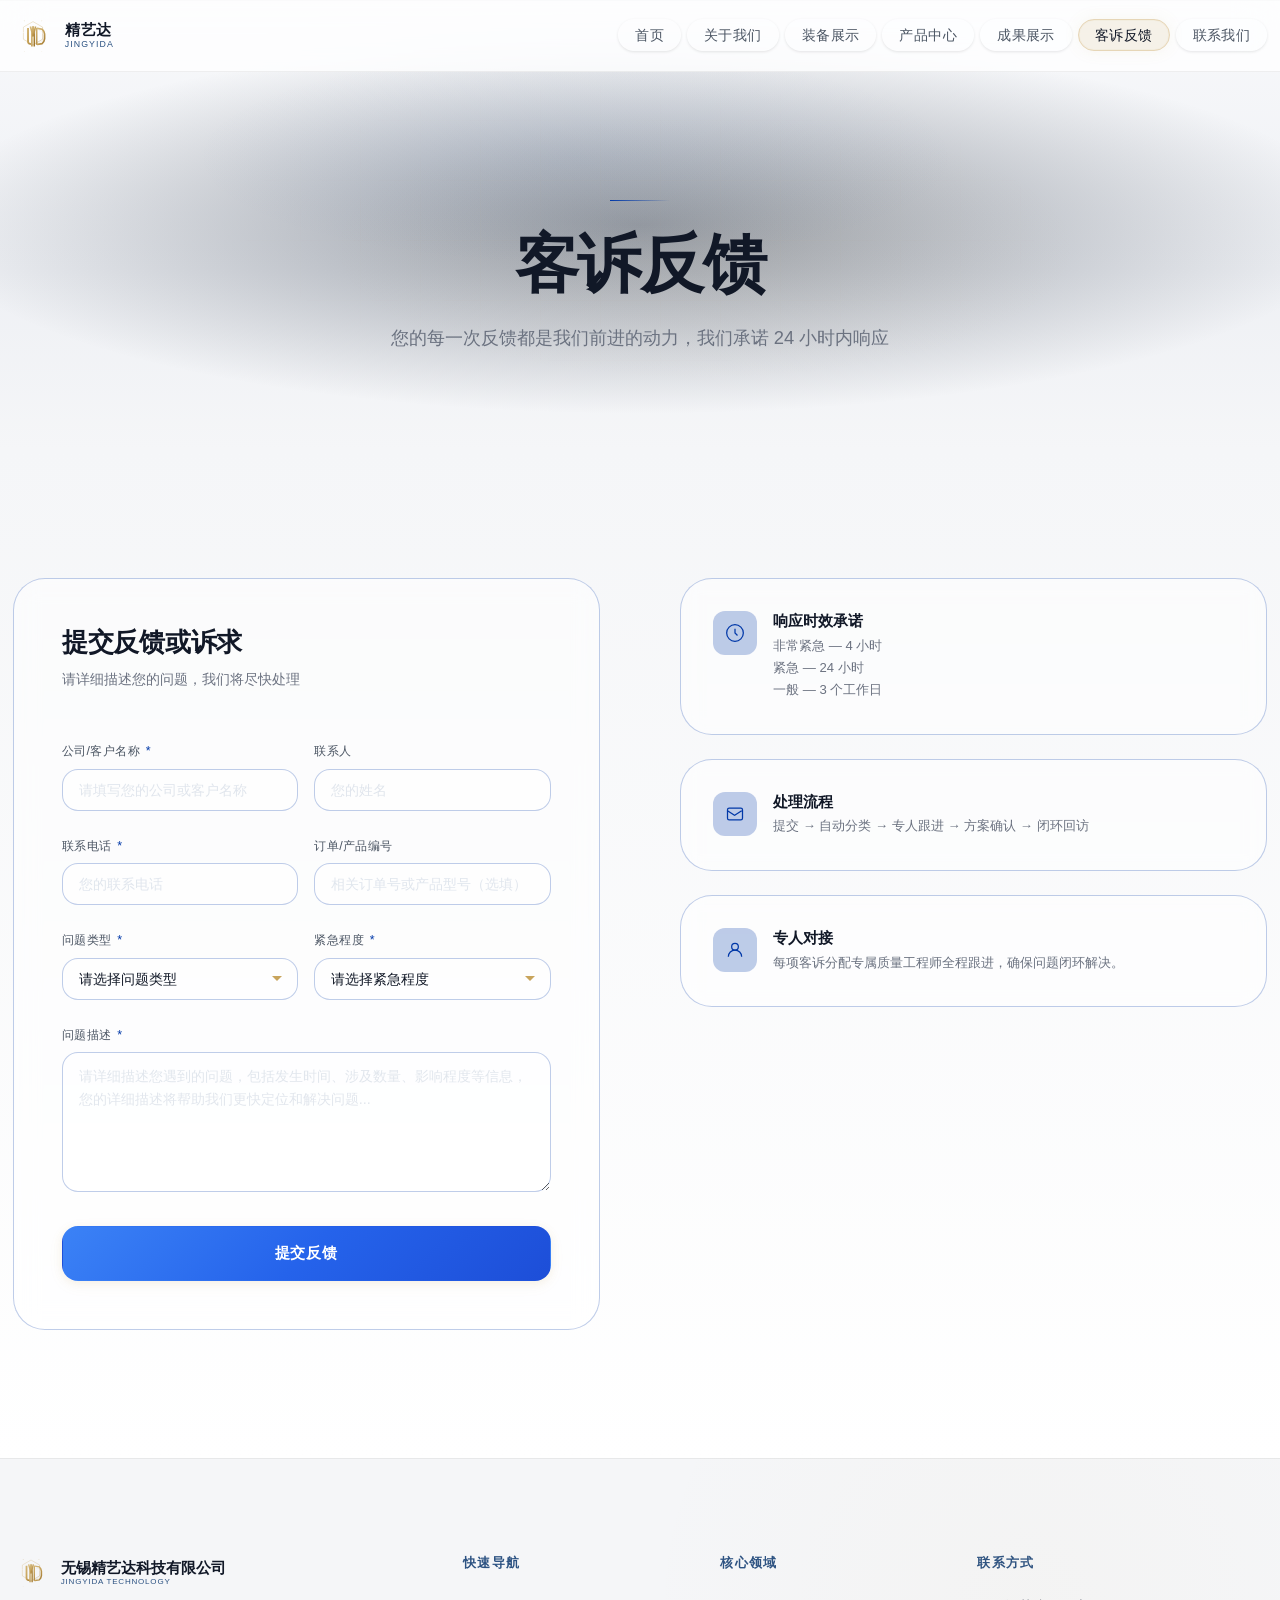
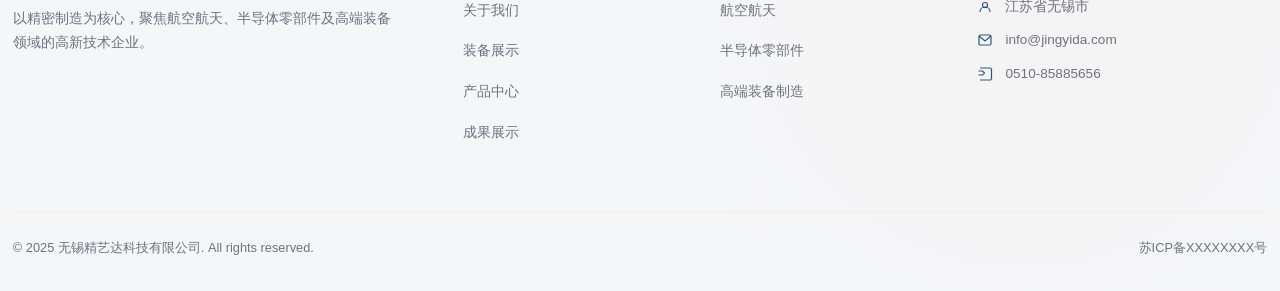
<file: service.html>
<!DOCTYPE html>
<html lang="zh-CN">
<head>
  <meta charset="UTF-8">
  <meta name="viewport" content="width=device-width, initial-scale=1.0">
  <meta name="description" content="精艺达客诉反馈 — 您的每一次反馈都是我们前进的动力。">
  <title>客诉反馈 | 无锡精艺达科技有限公司</title>
  <link rel="stylesheet" href="css/common.css">
  <link rel="stylesheet" href="css/animations.css">
  <meta property="og:type" content="website">
  <meta property="og:site_name" content="无锡精艺达科技有限公司">
  <meta property="og:locale" content="zh_CN">
  <link rel="icon" type="image/svg+xml" href="assets/logo.svg">
  <style>
    #service-form { padding: var(--section-pad) 0; background: linear-gradient(180deg,var(--navy-deep) 0%,var(--navy) 100%); position: relative; z-index: 1; }
    .service-grid { display: grid; grid-template-columns: 1fr 1fr; gap: clamp(40px,8vw,80px); align-items: start; }
    .service-form-wrap { background: rgba(255,255,255,0.55); backdrop-filter: blur(12px); -webkit-backdrop-filter: blur(12px); border: 1px solid rgba(0,56,168,0.25); border-radius: var(--radius-xl); padding: var(--space-2xl); }
    .service-form-wrap h3 { margin-bottom: var(--space-xs); }
    .service-form-wrap > p { font-size: 0.88rem; margin-bottom: var(--space-2xl); color:#6B7280; }
    .form-row { display: grid; grid-template-columns: 1fr 1fr; gap: var(--space-md); }
    .form-group { margin-bottom: var(--space-lg); }
    .form-label { display: block; font-size: 0.78rem; font-weight: 500; color: var(--silver-light); margin-bottom: 6px; }
    .form-label .required { color:#0038A8; }
    .form-input, .form-textarea, .form-select { width: 100%; padding: 12px 16px; background: rgba(255,255,255,0.5); border: 1px solid rgba(0,56,168,0.25); border-radius: var(--radius-md); color:#111827; font-family: var(--font-cn); font-size: 0.9rem; transition: all 0.3s; }
    .form-input:focus, .form-textarea:focus, .form-select:focus { outline: none; border-color:#0038A8; box-shadow: 0 0 0 3px var(--gold-glow); }
    .form-textarea { min-height: 140px; resize: vertical; }
    .form-select { appearance: none; cursor: pointer; background-image: url("data:image/svg+xml,%3Csvg xmlns='http://www.w3.org/2000/svg' width='12' height='12' viewBox='0 0 12 12'%3E%3Cpath d='M6 8L1 3h10z' fill='%23C8A45C'/%3E%3C/svg%3E"); background-repeat: no-repeat; background-position: right 14px center; padding-right: 36px; }
    .form-select option { background:#F8F9FB; color:#111827; }
    .form-group.has-error .form-input, .form-group.has-error .form-textarea { border-color: #e74c3c; }
    .form-error { font-size: 0.72rem; color: #e74c3c; margin-top: 4px; display: none; }
    .form-group.has-error .form-error { display: block; }
    .service-info { display: flex; flex-direction: column; gap: var(--space-lg); }
    .service-info-card { background: rgba(255,255,255,0.5); backdrop-filter: blur(10px); -webkit-backdrop-filter: blur(10px); border: 1px solid rgba(0,56,168,0.25); border-radius: var(--radius-xl); padding: var(--space-xl); display: flex; gap: var(--space-md); transition: all 0.3s; }
    .service-info-card:hover { border-color: rgba(0,56,168,0.25); }
    .service-info-icon { width: 44px; height: 44px; flex-shrink: 0; border-radius: 12px; background: rgba(0,56,168,0.25); display: flex; align-items: center; justify-content: center; color:#0038A8; }
    .service-info-card h4 { font-size: 0.95rem; margin-bottom: 4px; }
    .service-info-card p { font-size: 0.82rem; color:#6B7280; line-height: 1.7; margin: 0; }
    @media (max-width: 768px) { .service-grid, .form-row { grid-template-columns: 1fr; } }
  </style>

  <script type="application/ld+json">
  {
    "@context": "https://schema.org",
    "@type": "Corporation",
    "name": "无锡精艺达科技有限公司",
    "alternateName": "Jingyida Technology",
    "description": "以精密制造为核心，聚焦航空航天、半导体零部件及高端装备领域的高新技术企业。",
    "url": "https://gyt20110315.github.io/jingyida2026/",
    "telephone": "+86-510-85885656",
    "address": {"@type": "PostalAddress", "addressLocality": "无锡", "addressRegion": "江苏", "addressCountry": "CN"},
    "foundingDate": "2009",
    "hasCertification": ["GJB 9001C-2017", "ISO 9001:2015", "GB/T 19001-2016"]
  }
  </script>

</head>
<body>
  <a href="#main-content" class="skip-link">跳到主要内容</a>
  <header>
    <nav>
      <a href="index.html" class="nav-logo"><img loading="lazy" src="assets/logo.svg" alt="精艺达" width="40" height="40"><div class="nav-logo-text"><span class="nav-logo-cn">精艺达</span><span class="nav-logo-en">Jingyida</span></div></a>
      <ul class="nav-links">
        <li><a href="index.html">首页</a></li><li><a href="about.html">关于我们</a></li><li><a href="equipment.html">装备展示</a></li><li><a href="products.html">产品中心</a></li><li><a href="quality.html">成果展示</a></li><li><a href="service.html">客诉反馈</a></li>
        <li><a href="contact.html">联系我们</a></li>
      </ul>
      <button class="menu-toggle" aria-label="菜单"><span></span><span></span><span></span></button>
    </nav>
  </header>
  <div id="scroll-progress"></div>

  <main id="main-content">
    <section class="page-hero">
      <div class="page-hero-bg-grid"></div>
      <div class="page-hero-content reveal">
        <div class="accent-line"></div>
        <h1>客诉反馈</h1>
        <p>您的每一次反馈都是我们前进的动力，我们承诺 24 小时内响应</p>
      </div>
    </section>

    <section id="service-form">
      <div class="container">
        <div class="service-grid">
          <div class="service-form-wrap reveal-left">
            <h3>提交反馈或诉求</h3>
            <p>请详细描述您的问题，我们将尽快处理</p>
            <form id="complaint-form" novalidate>
              <div class="form-row">
                <div class="form-group">
                  <label class="form-label" for="customer">公司/客户名称 <span class="required">*</span></label>
                  <input type="text" id="customer" name="customer" class="form-input" placeholder="请填写您的公司或客户名称" required>
                  <span class="form-error"></span>
                </div>
                <div class="form-group">
                  <label class="form-label" for="contact-person">联系人</label>
                  <input type="text" id="contact-person" name="contactPerson" class="form-input" placeholder="您的姓名">
                </div>
              </div>
              <div class="form-row">
                <div class="form-group">
                  <label class="form-label" for="phone2">联系电话 <span class="required">*</span></label>
                  <input type="tel" id="phone2" name="phone" class="form-input" placeholder="您的联系电话" required>
                  <span class="form-error"></span>
                </div>
                <div class="form-group">
                  <label class="form-label" for="order-ref">订单/产品编号</label>
                  <input type="text" id="order-ref" name="orderRef" class="form-input" placeholder="相关订单号或产品型号（选填）">
                </div>
              </div>
              <div class="form-row">
                <div class="form-group">
                  <label class="form-label" for="category">问题类型 <span class="required">*</span></label>
                  <select id="category" name="category" class="form-select" required>
                    <option value="">请选择问题类型</option>
                    <option value="quality">产品质量问题</option>
                    <option value="delivery">交付延迟</option>
                    <option value="spec">规格不符</option>
                    <option value="damage">运输损坏</option>
                    <option value="service">服务建议</option>
                    <option value="other">其他问题</option>
                  </select>
                  <span class="form-error"></span>
                </div>
                <div class="form-group">
                  <label class="form-label" for="urgency">紧急程度 <span class="required">*</span></label>
                  <select id="urgency" name="urgency" class="form-select" required>
                    <option value="">请选择紧急程度</option>
                    <option value="low">一般 — 3个工作日内处理</option>
                    <option value="medium">紧急 — 24小时内处理</option>
                    <option value="high">非常紧急 — 4小时内响应</option>
                  </select>
                  <span class="form-error"></span>
                </div>
              </div>
              <div class="form-group">
                <label class="form-label" for="description">问题描述 <span class="required">*</span></label>
                <textarea id="description" name="description" class="form-textarea" placeholder="请详细描述您遇到的问题，包括发生时间、涉及数量、影响程度等信息，您的详细描述将帮助我们更快定位和解决问题..." required></textarea>
                <span class="form-error"></span>
              </div>
              <button type="submit" class="btn btn-gold btn-lg" style="width:100%;">提交反馈</button>
              <p class="form-status" style="text-align:center;margin-top:12px;font-size:0.8rem;display:none;"></p>
            </form>
          </div>

          <div class="service-info reveal-right">
            <div class="service-info-card">
              <div class="service-info-icon"><svg width="20" height="20" viewBox="0 0 24 24" fill="none"><circle cx="12" cy="12" r="10" stroke="currentColor" stroke-width="1.5"/><path d="M12 7v5l3 3" stroke="currentColor" stroke-width="1.5"/></svg></div>
              <div><h4>响应时效承诺</h4><p>非常紧急 — 4 小时<br>紧急 — 24 小时<br>一般 — 3 个工作日</p></div>
            </div>
            <div class="service-info-card">
              <div class="service-info-icon"><svg width="20" height="20" viewBox="0 0 24 24" fill="none"><path d="M3 8l7.9 5.3a1 1 0 001.2 0L20 8M5 19h14a2 2 0 002-2V7a2 2 0 00-2-2H5a2 2 0 00-2 2v10a2 2 0 002 2z" stroke="currentColor" stroke-width="1.5"/></svg></div>
              <div><h4>处理流程</h4><p>提交 → 自动分类 → 专人跟进 → 方案确认 → 闭环回访</p></div>
            </div>
            <div class="service-info-card">
              <div class="service-info-icon"><svg width="20" height="20" viewBox="0 0 24 24" fill="none"><circle cx="12" cy="8" r="4" stroke="currentColor" stroke-width="1.5"/><path d="M4 20c0-4.4 3.6-8 8-8s8 3.6 8 8" stroke="currentColor" stroke-width="1.5"/></svg></div>
              <div><h4>专人对接</h4><p>每项客诉分配专属质量工程师全程跟进，确保问题闭环解决。</p></div>
            </div>
          </div>
        </div>
      </div>
    </section>
  </main>

  <footer>
    <div class="container">
      <div class="footer-grid">
        <div class="footer-brand"><div class="footer-logo"><img loading="lazy" src="assets/logo.svg" alt="精艺达" width="36" height="36"><div class="footer-logo-text"><strong>无锡精艺达科技有限公司</strong><span>Jingyida Technology</span></div></div><p>以精密制造为核心，聚焦航空航天、半导体零部件及高端装备领域的高新技术企业。</p></div>
        <div class="footer-col"><h4>快速导航</h4><ul><li><a href="about.html">关于我们</a></li><li><a href="equipment.html">装备展示</a></li><li><a href="products.html">产品中心</a></li><li><a href="quality.html">成果展示</a></li></ul></div>
        <div class="footer-col"><h4>核心领域</h4><ul><li><a href="products.html">航空航天</a></li><li><a href="products.html">半导体零部件</a></li><li><a href="products.html">高端装备制造</a></li></ul></div>
        <div class="footer-col"><h4>联系方式</h4><div class="footer-contact-item"><svg viewBox="0 0 16 16" fill="none"><circle cx="8" cy="6" r="2.5" stroke="currentColor" stroke-width="1.2"/><path d="M3 13c0-2.8 2.2-5 5-5s5 2.2 5 5" stroke="currentColor" stroke-width="1.2"/></svg><span>江苏省无锡市</span></div><div class="footer-contact-item"><svg viewBox="0 0 16 16" fill="none"><rect x="2" y="3" width="12" height="10" rx="1.5" stroke="currentColor" stroke-width="1.2"/><path d="M2 4l6 5 6-5" stroke="currentColor" stroke-width="1.2"/></svg><span>info@jingyida.com</span></div><div class="footer-contact-item"><svg viewBox="0 0 16 16" fill="none"><path d="M3 2h10a1.5 1.5 0 011.5 1.5v9A1.5 1.5 0 0113 14H3" stroke="currentColor" stroke-width="1.2"/><path d="M1.5 5h4l2 2-2 2h-4" stroke="currentColor" stroke-width="1.2"/></svg><span>0510-85885656</span></div></div>
      </div>
      <div class="footer-bottom"><span>&copy; 2025 无锡精艺达科技有限公司. All rights reserved.</span><span>苏ICP备XXXXXXXX号</span></div>
    </div>
  </footer>
  <div id="back-to-top">↑</div>
  <script src="js/main.js" defer></script>


</body>
</html>
</file>
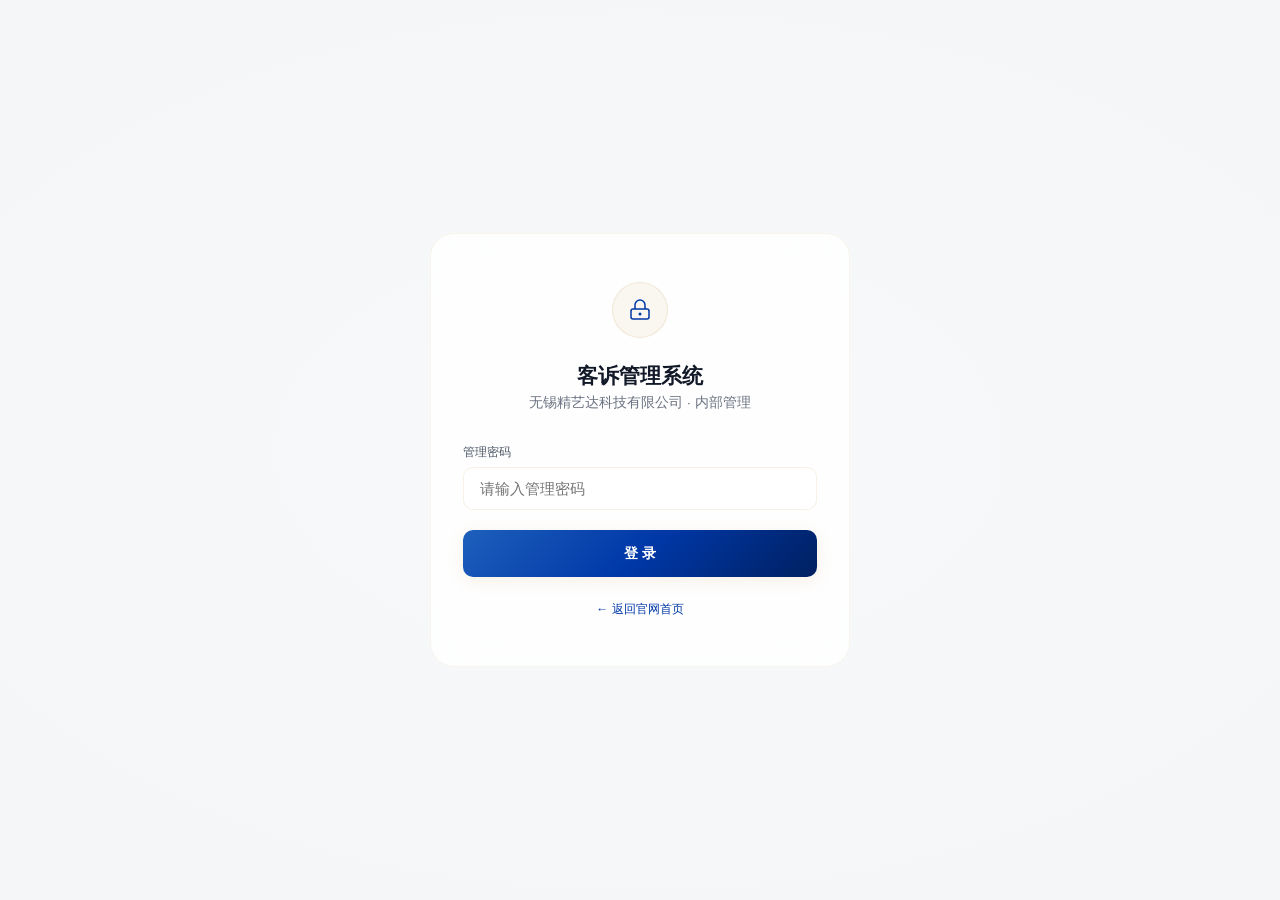
<file: admin-system/dashboard.html>
<!DOCTYPE html>
<html lang="zh-CN">
<head>
<meta charset="UTF-8">
<meta name="viewport" content="width=device-width,initial-scale=1.0">
<meta name="robots" content="noindex,nofollow">
<title>客诉仪表盘 · 精艺达</title>
<style>
:root {
  --navy-deep:#F5F6F8;--navy:#FFFFFF;--navy-mid:#F8F9FB;--navy-light:#112642;--navy-surface:#15294A;
  --gold:#0038A8;--gold-light:#1E5FBB;--silver:#6B7280;--silver-light:#4B5563;--white:#111827;
  --radius-xl:24px;--radius-lg:16px;--radius-md:10px;--radius-sm:6px;
  --accent-gradient:linear-gradient(135deg,#1E5FBB,#0038A8,#002060);
  --font-cn:'PingFang SC','Microsoft YaHei','Hiragino Sans GB',sans-serif;
  --font-en:-apple-system,'Segoe UI','Helvetica Neue',sans-serif;
  --font-serif:'Songti SC','STSong','SimSun',serif;
  --font-mono:'SF Mono','Menlo','Consolas',monospace;
  --shadow-lg:0 8px 32px rgba(5,12,22,0.4);
}
*,*::before,*::after{box-sizing:border-box;margin:0;padding:0}
html{font-size:16px;background:var(--navy-deep);color:var(--silver);-webkit-font-smoothing:antialiased;scroll-behavior:smooth}
body{font-family:var(--font-cn);background:radial-gradient(ellipse 60% 50% at 50% 30%,#F8F9FB 0%,#F5F6F8 100%);min-height:100vh}

/* Header */
header{position:sticky;top:0;z-index:100;background:rgba(255,255,255,0.9);backdrop-filter:blur(24px);-webkit-backdrop-filter:blur(24px);border-bottom:0.5px solid rgba(255,255,255,0.06)}
nav{display:flex;align-items:center;justify-content:space-between;padding:0 24px;height:56px;max-width:1200px;margin:0 auto}
.nav-brand{display:flex;align-items:center;gap:10px;font-weight:700;color: #111827;font-size:1rem}
.nav-brand span{font-family:var(--font-en);font-size:0.55rem;color:var(--gold);letter-spacing:0.1em;text-transform:uppercase}
.nav-actions{display:flex;gap:12px;align-items:center}
.nav-btn{padding:6px 16px;border-radius:20px;font-size:0.78rem;cursor:pointer;border:0.5px solid rgba(0,56,168,0.2);background:rgba(0,56,168,0.06);color:var(--gold);transition:all .3s;font-family:var(--font-cn);text-decoration:none}
.nav-btn:hover{background:rgba(0,56,168,0.15);border-color:var(--gold)}
.nav-btn.danger{border-color:rgba(231,76,60,0.25);color:#e74c3c}
.nav-btn.danger:hover{background:rgba(231,76,60,0.1)}

/* Content */
main{padding:24px;max-width:1200px;margin:0 auto}

/* Stats */
.stats-row{display:grid;grid-template-columns:repeat(4,1fr);gap:16px;margin-bottom:32px}
.stat-card{text-align:center;padding:24px 16px;background:rgba(255,255,255,0.7);backdrop-filter:blur(10px);-webkit-backdrop-filter:blur(10px);border:1px solid rgba(0,56,168,0.06);border-radius:var(--radius-lg)}
.stat-num{font-family:var(--font-serif);font-size:2rem;font-weight:900;background:var(--accent-gradient);-webkit-background-clip:text;-webkit-text-fill-color:transparent}
.stat-label{font-size:0.78rem;color:var(--silver);margin-top:4px}

/* Filters */
.filter-bar{display:flex;gap:8px;margin-bottom:24px;flex-wrap:wrap}
.filter-btn{padding:6px 18px;border-radius:20px;font-size:0.78rem;cursor:pointer;border:0.5px solid rgba(0,56,168,0.15);background:rgba(0,56,168,0.04);color:var(--silver);transition:all .25s;font-family:var(--font-cn)}
.filter-btn:hover,.filter-btn.active{background:rgba(0,56,168,0.15);border-color:var(--gold);color: #111827}

/* Groups */
.group{margin-bottom:32px}
.group-header{font-size:1.05rem;font-weight:600;color: #111827;margin-bottom:12px;padding-bottom:8px;border-bottom:1px solid rgba(0,56,168,0.08);display:flex;justify-content:space-between}
.group-count{font-size:0.75rem;color:var(--silver);font-weight:400}

/* Cards */
.card{background:rgba(255,255,255,0.7);backdrop-filter:blur(10px);-webkit-backdrop-filter:blur(10px);border:1px solid rgba(0,56,168,0.06);border-radius:var(--radius-lg);padding:20px;margin-bottom:12px;transition:all .3s;cursor:pointer}
.card:hover{border-color:rgba(0,56,168,0.15);box-shadow:var(--shadow-lg)}
.card.expanded{border-color:rgba(0,56,168,0.25);box-shadow:0 0 0 2px rgba(0,56,168,0.08),var(--shadow-lg)}
.card-top{display:flex;justify-content:space-between;align-items:flex-start;flex-wrap:wrap;gap:8px}
.card-top h4{font-size:0.95rem;color: #111827;margin:0;display:flex;align-items:center;gap:8px}
.card-arrow{font-size:0.7rem;color:var(--gold);transition:transform .3s;display:inline-block}
.card.expanded .card-arrow{transform:rotate(180deg)}
.card-summary{font-size:0.8rem;color:var(--silver);margin-top:6px;display:-webkit-box;-webkit-line-clamp:1;-webkit-box-orient:vertical;overflow:hidden}
.badges{display:flex;gap:6px;flex-wrap:wrap}
.badge{padding:2px 10px;border-radius:10px;font-size:0.62rem;letter-spacing:0.05em;font-family:var(--font-en);text-transform:uppercase}
.badge-high{background:rgba(231,76,60,0.15);color:#e74c3c;border:0.5px solid rgba(231,76,60,0.25)}
.badge-medium{background:rgba(243,156,18,0.15);color:#f39c12;border:0.5px solid rgba(243,156,18,0.25)}
.badge-low{background:rgba(46,204,113,0.12);color:#2ecc71;border:0.5px solid rgba(46,204,113,0.2)}
.badge-cat{background:rgba(0,56,168,0.1);color:var(--gold);border:0.5px solid rgba(0,56,168,0.2)}
.card-meta{font-size:0.72rem;color:var(--silver);margin-bottom:6px;display:flex;gap:16px;flex-wrap:wrap}
.card-body{max-height:0;overflow:hidden;transition:max-height .4s cubic-bezier(.25,.46,.45,.94)}
.card.expanded .card-body{max-height:500px}
.card-detail{padding-top:12px;margin-top:12px;border-top:1px solid rgba(0,56,168,0.08)}
.card-detail-row{display:flex;gap:16px;margin-bottom:6px;font-size:0.78rem;flex-wrap:wrap}
.card-detail-row strong{color:var(--silver-light);min-width:60px}
.card-detail-row span{color: #111827}
.card-detail-desc{margin-top:8px;font-size:0.82rem;color:var(--silver);line-height:1.8;background:rgba(0,0,0,0.03);padding:12px;border-radius:var(--radius-sm)}

.empty{text-align:center;padding:80px 20px}
.empty svg{opacity:0.25;margin-bottom:20px}
.empty h3{color: #111827;margin-bottom:8px}
.empty p{color:var(--silver);font-size:0.85rem}

/* AI Modal */
.ai-modal{display:none;position:fixed;inset:0;z-index:2000;background:rgba(0,0,0,0.5);backdrop-filter:blur(12px);-webkit-backdrop-filter:blur(12px);align-items:center;justify-content:center;padding:20px;opacity:0;transition:opacity .3s}
.ai-modal.active{opacity:1}
.ai-modal-card{background:rgba(255,255,255,0.95);border:1px solid rgba(0,56,168,0.2);border-radius:var(--radius-xl);max-width:620px;width:100%;max-height:85vh;overflow-y:auto;padding:32px;transform:translateY(20px);transition:transform .4s cubic-bezier(.34,1.56,.64,1)}
.ai-modal.active .ai-modal-card{transform:translateY(0)}
.ai-header{font-size:1.2rem;font-weight:700;color: #111827;margin-bottom:24px;padding-bottom:16px;border-bottom:1px solid rgba(0,56,168,0.2);display:flex;align-items:center;gap:8px}
.ai-section{margin-bottom:20px}
.ai-label{font-size:0.7rem;text-transform:uppercase;letter-spacing:0.1em;color:var(--gold);margin-bottom:8px;font-family:var(--font-en)}
.ai-meter{flex:1;height:8px;background:rgba(0,0,0,0.06);border-radius:4px;overflow:hidden}
.ai-meter-fill{height:100%;border-radius:4px;transition:width 1s}
.ai-actions{list-style:none;padding:0}
.ai-actions li{padding:6px 0;font-size:0.85rem;color:var(--silver);line-height:1.7}
.ai-template{width:100%;height:120px;background:rgba(255,255,255,0.5);border:1px solid rgba(0,56,168,0.15);border-radius:var(--radius-md);color:var(--silver-light);font-size:0.8rem;padding:12px;resize:none;font-family:var(--font-cn);line-height:1.7}
.ai-btn{display:inline-block;margin-top:8px;padding:6px 14px;border-radius:16px;font-size:0.75rem;cursor:pointer;border:0.5px solid rgba(0,56,168,0.3);background:rgba(0,56,168,0.08);color:var(--gold);transition:all .25s;font-family:var(--font-cn)}
.ai-btn:hover{background:rgba(0,56,168,0.2);border-color:var(--gold);box-shadow:0 0 12px rgba(0,56,168,0.2)}
.ai-close{position:absolute;top:16px;right:16px;width:32px;height:32px;border-radius:50%;background:rgba(255,255,255,0.04);border:0.5px solid rgba(0,56,168,0.2);color:var(--gold);cursor:pointer;font-size:1.1rem;display:flex;align-items:center;justify-content:center;transition:all .25s}
.ai-close:hover{background:rgba(0,56,168,0.15);border-color:var(--gold)}
@media(max-width:768px){.stats-row{grid-template-columns:repeat(2,1fr)}}
</style>
</head>
<body>
<header>
  <nav>
    <div class="nav-brand">精艺达<span>Jingyida</span></div>
    <div class="nav-actions">
      <a href="https://gyt20110315.github.io/jingyida2026/" class="nav-btn">返回官网</a>
      <button class="nav-btn danger" onclick="clearAll()">清空数据</button>
      <button class="nav-btn" onclick="logout()">退出</button>
    </div>
  </nav>
</header>
<main>
  <div class="stats-row">
    <div class="stat-card"><div class="stat-num" id="s-total">0</div><div class="stat-label">总客诉数</div></div>
    <div class="stat-card"><div class="stat-num" id="s-high">0</div><div class="stat-label">非常紧急</div></div>
    <div class="stat-card"><div class="stat-num" id="s-cust">0</div><div class="stat-label">涉及客户</div></div>
    <div class="stat-card"><div class="stat-num" id="s-today">0</div><div class="stat-label">今日新增</div></div>
  </div>

  <div class="filter-bar">
    <button class="filter-btn active" onclick="filter('all')">全部</button>
    <button class="filter-btn" onclick="filter('high')">非常紧急</button>
    <button class="filter-btn" onclick="filter('medium')">紧急</button>
    <button class="filter-btn" onclick="filter('low')">一般</button>
  </div>

  <div id="list"></div>
  <div class="empty" id="empty">
    <svg width="64" height="64" viewBox="0 0 64 64" fill="none"><circle cx="32" cy="32" r="30" stroke="#0038A8" stroke-width="1"/><path d="M22 22h20v20H22z" stroke="#0038A8" stroke-width="1"/></svg>
    <h3>暂无客诉记录</h3><p>客户提交的反馈将显示在这里</p>
  </div>
</main>

<script>
if(!sessionStorage.getItem('jya'))location.href='index.html';

var KEY='jy_complaints';
var catLabels={quality:'产品质量',delivery:'交付延迟',spec:'规格不符',damage:'运输损坏',service:'服务建议',other:'其他'};
var urgLabels={high:'非常紧急',medium:'紧急',low:'一般'};
var urgClass={high:'badge-high',medium:'badge-medium',low:'badge-low'};
var currentFilter='all';

function getData(){
  try{return JSON.parse(localStorage.getItem(KEY)||'[]')}catch(e){return[]}
}

function filter(f){
  currentFilter=f;
  document.querySelectorAll('.filter-btn').forEach(function(b,i){
    b.classList.toggle('active',(f==='all'&&i===0)||(f==='high'&&i===1)||(f==='medium'&&i===2)||(f==='low'&&i===3));
  });
  render();
}

function render(){
  var data=getData();
  var filtered=currentFilter==='all'?data:data.filter(function(c){return c.urgency===currentFilter});

  var today=new Date().toDateString();
  document.getElementById('s-total').textContent=data.length;
  document.getElementById('s-high').textContent=data.filter(function(c){return c.urgency==='high'}).length;
  var custs={};data.forEach(function(c){custs[c.customer]=1});
  document.getElementById('s-cust').textContent=Object.keys(custs).length;
  document.getElementById('s-today').textContent=data.filter(function(c){return new Date(c.timestamp).toDateString()===today}).length;

  var empty=document.getElementById('empty');
  var list=document.getElementById('list');

  if(filtered.length===0){empty.style.display='block';list.innerHTML='';return}
  empty.style.display='none';

  var groups={};
  filtered.forEach(function(c){if(!groups[c.customer])groups[c.customer]=[];groups[c.customer].push(c)});

  var html='';
  Object.keys(groups).sort().forEach(function(cust){
    html+='<div class="group"><div class="group-header">'+cust+'<span class="group-count">'+groups[cust].length+' 条</span></div>';
    groups[cust].forEach(function(c){
      var d=new Date(c.timestamp);
      var ts=d.getFullYear()+'-'+(d.getMonth()+1)+'-'+d.getDate()+' '+String(d.getHours()).padStart(2,'0')+':'+String(d.getMinutes()).padStart(2,'0');
      var summary=(c.description||'暂无描述').substring(0,60)+((c.description||'').length>60?'…':'');
      html+='<div class="card" onclick="this.classList.toggle(\'expanded\')">';
      html+='<div class="card-top"><h4><span class="card-arrow">▸</span> '+(c.contactPerson||'匿名')+'</h4><div class="badges"><span class="badge '+urgClass[c.urgency]+'">'+urgLabels[c.urgency]+'</span><span class="badge badge-cat">'+(catLabels[c.category]||c.category)+'</span></div></div>';
      html+='<div class="card-summary">'+summary+'</div>';
      html+='<div class="card-body"><div class="card-detail">';
      html+='<div class="card-detail-row"><strong>联系电话</strong><span>'+(c.phone||'未填写')+'</span></div>';
      html+='<div class="card-detail-row"><strong>订单编号</strong><span>'+(c.orderRef||'无')+'</span></div>';
      html+='<div class="card-detail-row"><strong>提交时间</strong><span>'+ts+'</span></div>';
      html+='<div class="card-detail-row"><strong>公司名称</strong><span>'+cust+'</span></div>';
      html+='<div class="card-detail-desc"><strong>问题描述：</strong><br>'+(c.description||'暂无描述')+'</div>';
      html+='<button class="ai-btn" onclick="event.stopPropagation();showAI('+JSON.stringify(c).replace(/"/g,'&quot;')+')">🤖 AI 分析</button>';
      html+='</div></div></div>';
    });
    html+='</div>';
  });
  list.innerHTML=html;
}

// ===== AI Analysis Engine =====
function analyzeComplaint(c){
  var desc=(c.description||'').toLowerCase();
  var cat=c.category||'';
  var urg=c.urgency||'low';

  // Sentiment analysis
  var negWords=['问题','故障','不良','损坏','延迟','错误','投诉','不满','严重','退货','赔偿','返工','缺陷','偏差','超标','裂纹','划伤','生锈','漏','断','裂'];
  var posWords=['满意','感谢','好评','不错','还行','推荐'];
  var negCount=0,posCount=0;
  negWords.forEach(function(w){if(desc.indexOf(w)>=0)negCount++});
  posWords.forEach(function(w){if(desc.indexOf(w)>=0)posCount++});
  var sentiment=negCount>posCount?'负面':posCount>negCount?'中性偏正':'中性';
  var sentimentScore=Math.min(95, 30+negCount*15-posCount*10);

  // Risk assessment
  var riskWords=['安全','事故','停产','伤亡','环保','合规','召回','批量','法律','索赔','泄漏','爆炸'];
  var highRiskWords=['安全','事故','停产','召回','法律','索赔'];
  var hasHighRisk=false,hasRisk=false;
  riskWords.forEach(function(w){if(desc.indexOf(w)>=0)hasRisk=true});
  highRiskWords.forEach(function(w){if(desc.indexOf(w)>=0)hasHighRisk=true});
  var riskLevel=urg==='high'||hasHighRisk?'高风险':urg==='medium'||hasRisk?'中风险':'低风险';

  // Root cause analysis
  var causes={
    quality:'可能原因：加工工艺参数偏离、刀具磨损未及时更换、质检环节疏漏。建议核查该批次的SPC数据和首件检验记录。',
    delivery:'可能原因：排产计划冲突、原材料到货延迟、物流环节异常。建议核查ERP排产记录并与物流供应商确认。',
    spec:'可能原因：图纸版本未同步、技术交底不充分、量具未按期校准。建议核对客户最新图纸版本并对量具进行重新校准。',
    damage:'可能原因：包装防护不足、运输过程冲击、装卸操作不当。建议升级包装方案并追溯物流环节监控记录。',
    service:'可能原因：响应机制不完善、信息传递滞后、服务标准未统一。建议优化客诉升级流程并定期进行服务培训。',
    other:'可能原因：需进一步调查。建议安排质量工程师在24小时内与客户直接沟通获取更多信息。'
  };
  var rootCause=causes[cat]||causes.other;

  // Suggested actions
  var actions=[];
  if(urg==='high')actions.push('🛑 立即启动4小时应急响应流程');
  if(cat==='quality'){actions.push('📐 对该批次产品启动全检并追溯SPC记录');actions.push('🔧 核查对应设备的刀具寿命与维护日志')}
  if(cat==='delivery'){actions.push('📦 优先排产并协调加急物流');actions.push('📞 主动通知客户更新预计交付时间')}
  if(cat==='spec'){actions.push('📋 与客户确认最新版技术图纸和规范');actions.push('📏 对在制品进行全尺寸复检')}
  if(cat==='damage'){actions.push('📸 要求客户提供损坏部位照片');actions.push('📦 评估包装方案是否需要升级')}
  if(cat==='service'){actions.push('📝 记录客诉处理全过程并归档');actions.push('👤 指派专人一对一跟进处理')}
  if(hasRisk)actions.push('⚠️ 上报质量经理并启动风险评审');
  actions.push('📊 将本客诉纳入月度质量会议Review');
  if(urg!=='low')actions.push('📞 质量工程师在'+ (urg==='high'?'4':'24') +'小时内联系客户');

  // Response template
  var template='尊敬的'+ (c.contactPerson||c.customer||'客户') +'：\n\n感谢您的反馈。针对您提出的'+(catLabels[cat]||'问题')+'，我们已启动内部调查流程。'+(urg==='high'?'我们将在4小时内与您取得联系并同步处理进展。':'我们将尽快核实情况并在24小时内给您明确答复。')+'\n\n此致\n无锡精艺达科技有限公司 质量部';

  return {
    sentiment:sentiment, sentimentScore:sentimentScore,
    riskLevel:riskLevel, riskDetail:hasHighRisk?'存在高风险关键词，需立即响应':hasRisk?'存在风险关键词，建议优先处理':'常规风险，按标准流程处理',
    rootCause:rootCause,
    actions:actions,
    responseTemplate:template,
    processingTime:urg==='high'?'建议4小时内完成初步响应':urg==='medium'?'建议24小时内完成初步响应':'建议3个工作日内完成处理'
  };
}

function showAI(c){
  var ai=analyzeComplaint(c);
  var html='<div class="ai-modal-content">';
  html+='<div class="ai-header">🤖 AI 客诉智能分析</div>';

  // Sentiment
  html+='<div class="ai-section"><div class="ai-label">情绪分析</div>';
  html+='<div style="display:flex;align-items:center;gap:12px;">';
  html+='<div class="ai-meter"><div class="ai-meter-fill" style="width:'+ai.sentimentScore+'%;background:'+(ai.sentimentScore>70?'#e74c3c':ai.sentimentScore>40?'#f39c12':'#2ecc71')+'"></div></div>';
  html+='<span style="font-weight:600;color:'+(ai.sentimentScore>70?'#e74c3c':'#f39c12')+'">'+ai.sentiment+' ('+ai.sentimentScore+'%)</span></div></div>';

  // Risk
  html+='<div class="ai-section"><div class="ai-label">风险评估</div>';
  html+='<p style="color:'+(ai.riskLevel==='高风险'?'#e74c3c':'#f39c12')+';font-weight:600;">'+ai.riskLevel+'</p>';
  html+='<p style="font-size:0.8rem;color:var(--silver);">'+ai.riskDetail+'</p></div>';

  // Root cause
  html+='<div class="ai-section"><div class="ai-label">根因分析</div><p style="font-size:0.85rem;line-height:1.7;">'+ai.rootCause+'</p></div>';

  // Actions
  html+='<div class="ai-section"><div class="ai-label">建议处理措施</div><ul class="ai-actions">';
  ai.actions.forEach(function(a){html+='<li>'+a+'</li>'});
  html+='</ul></div>';

  // Timeline
  html+='<div class="ai-section"><div class="ai-label">处理时效</div><p style="font-weight:600;color:var(--gold);">⏱ '+ai.processingTime+'</p></div>';

  // Response template
  html+='<div class="ai-section"><div class="ai-label">回复模板 <button class="nav-btn" style="font-size:0.7rem;padding:2px 10px;" onclick="copyTemplate()">复制</button></div>';
  html+='<textarea id="ai-template" class="ai-template" readonly>'+ai.responseTemplate+'</textarea></div>';

  html+='</div>';

  document.getElementById('ai-body').innerHTML=html;
  document.getElementById('ai-modal').style.display='flex';
  setTimeout(function(){document.getElementById('ai-modal').classList.add('active')},10);
}

function closeAI(){document.getElementById('ai-modal').classList.remove('active');setTimeout(function(){document.getElementById('ai-modal').style.display='none'},300)}
function copyTemplate(){var t=document.getElementById('ai-template');t.select();document.execCommand('copy');alert('回复模板已复制到剪贴板')}

function clearAll(){
  if(confirm('确定清空所有客诉数据？此操作不可撤销。')){localStorage.setItem(KEY,'[]');render()}
}
function logout(){sessionStorage.removeItem('jya');location.href='index.html'}

// Google Sheets backend (optional — set your URL below)
var SHEETS_API = ''; // 填入你的 Google Apps Script Web 应用 URL

function loadFromSheets(){
  if(!SHEETS_API) return;
  fetch(SHEETS_API).then(function(r){return r.json()}).then(function(rows){
    var complaints=rows.map(function(r){
      return {
        customer:r['公司']||r.customer||'',
        contactPerson:r['联系人']||r.contactPerson||'',
        phone:r['电话']||r.phone||'',
        orderRef:r['订单号']||r.orderRef||'',
        category:((r['类型']||r.category||'other')+'').toLowerCase(),
        urgency:((r['紧急度']||r.urgency||'low')+'').toLowerCase(),
        description:r['描述']||r.description||'',
        timestamp:r['时间']||r.timestamp||new Date().toISOString(),
        id: Date.now().toString(36)+Math.random().toString(36)
      };
    }).reverse();
    localStorage.setItem(KEY, JSON.stringify(complaints));
    render();
  }).catch(function(){});
}

// Try loading from Sheets on startup
loadFromSheets();

render();
</script>

<div class="ai-modal" id="ai-modal" onclick="if(event.target===this)closeAI()">
  <div class="ai-modal-card" style="position:relative">
    <button class="ai-close" onclick="closeAI()">✕</button>
    <div id="ai-body"></div>
  </div>
</div>

</body>
</html>
</file>
<file: css/common.css>
/* ============================================================
   无锡精艺达科技有限公司 - Common Styles
   Wuxi Jingyida Technology Co., Ltd.
   ============================================================ */

/* ===== CSS Variables ===== */
:root {
  /* --- Colors (Light Theme) --- */
  --navy-deep: #F5F6F8;
  --navy: #FFFFFF;
  --navy-mid: #F8F9FB;
  --navy-light: #EEF0F4;
  --navy-surface: #E8EBF0;
  --navy-elevated: #DFE3E9;

  --gold: #0038A8;
  --gold-light: #1E5FBB;
  --gold-pale: #4B8AD8;
  --gold-dark: #002060;
  --gold-glow: rgba(0, 56, 168, 0.08);
  --gold-glow-strong: rgba(0, 56, 168, 0.15);

  --copper: #9B6B4A;
  --steel: #D5DAE2;
  --steel-light: #C5CBD4;
  --silver: #6B7280;
  --silver-light: #4B5563;
  --platinum: #374151;

  --white: #111827;
  --white-soft: #1F2937;
  --black-pure: #FFFFFF;

  --accent-gradient: linear-gradient(135deg, #2C5282 0%, #1E40AF 50%, #1E3A8A 100%);
  --accent-gradient-blue: linear-gradient(135deg, #3B82F6 0%, #2563EB 50%, #1D4ED8 100%);

  /* --- Typography --- */
  --font-cn: 'PingFang SC', 'Microsoft YaHei', 'Hiragino Sans GB', 'STHeiti', sans-serif;
  --font-serif: 'Songti SC', 'STSong', 'SimSun', 'Noto Serif CJK SC', serif;
  --font-display: 'Songti SC', 'STSong', 'Georgia', 'Times New Roman', serif;
  --font-en: -apple-system, 'Segoe UI', 'Helvetica Neue', 'Arial', sans-serif;
  --font-mono: 'SF Mono', 'Menlo', 'Consolas', 'Monaco', monospace;

  /* Creative number styles */
  --num-gradient: linear-gradient(180deg, #1E5FBB 0%, #0038A8 40%, #002060 100%);

  /* --- Spacing (8px base) --- */
  --space-3xs: 2px;
  --space-2xs: 4px;
  --space-xs: 8px;
  --space-sm: 12px;
  --space-md: 16px;
  --space-lg: 24px;
  --space-xl: 32px;
  --space-2xl: 48px;
  --space-3xl: 64px;
  --space-4xl: 96px;
  --space-5xl: 128px;
  --space-6xl: 160px;

  /* --- Layout --- */
  --max-width: 1320px;
  --nav-height: 72px;
  --section-pad: clamp(80px, 10vw, 140px);

  /* --- Transitions --- */
  --ease-smooth: cubic-bezier(0.25, 0.46, 0.45, 0.94);
  --ease-bounce: cubic-bezier(0.34, 1.56, 0.64, 1);
  --ease-out-expo: cubic-bezier(0.19, 1, 0.22, 1);
  --ease-in-out: cubic-bezier(0.65, 0, 0.35, 1);
  --duration-fast: 150ms;
  --duration-base: 300ms;
  --duration-slow: 500ms;
  --duration-reveal: 900ms;

  /* --- Shadows --- */
  --shadow-xs: 0 1px 2px rgba(6, 13, 24, 0.2);
  --shadow-sm: 0 2px 8px rgba(0,0,0,0.05);
  --shadow-md: 0 4px 12px rgba(6, 13, 24, 0.35), 0 8px 30px rgba(6, 13, 24, 0.25);
  --shadow-lg: 0 8px 24px rgba(0,0,0,0.06), 0 16px 48px rgba(0,0,0,0.05);
  --shadow-xl: 0 16px 40px rgba(6, 13, 24, 0.5), 0 32px 80px rgba(6, 13, 24, 0.35);
  --shadow-gold: 0 4px 20px rgba(200, 164, 92, 0.2);
  --shadow-gold-lg: 0 8px 40px rgba(200, 164, 92, 0.25);
  --shadow-inner: inset 0 1px 0 rgba(255, 255, 255, 0.05);

  /* --- Border Radius --- */
  --radius-xs: 4px;
  --radius-sm: 10px;
  --radius-md: 16px;
  --radius-lg: 24px;
  --radius-xl: 32px;
  --radius-full: 9999px;
}

/* ===== Skip Link (Accessibility) ===== */
.skip-link { position: absolute; top: -100px; left: 16px; background: var(--gold); color: var(--navy-deep); padding: 8px 16px; border-radius: 0 0 var(--radius-sm) var(--radius-sm); z-index: 10000; font-weight: 600; font-size: 0.85rem; transition: top 0.3s; }
.skip-link:focus { top: 0; }

/* ===== Reset ===== */
*, *::before, *::after {
  box-sizing: border-box;
  margin: 0;
  padding: 0;
}

html {
  scroll-behavior: smooth;
  -webkit-font-smoothing: antialiased;
  -moz-osx-font-smoothing: grayscale;
  text-rendering: optimizeLegibility;
  font-size: 16px;
  background: #F5F6F8;
  color: #374151;
}

body {
  font-family: var(--font-cn);
  font-weight: 400;
  line-height: 1.8;
  background: #F5F6F8;
  color: #374151;
  overflow-x: hidden;
  min-height: 100vh;
}

body::before {
  content: '';
  position: fixed;
  inset: 0;
  pointer-events: none;
  z-index: 0;
  background:
    radial-gradient(ellipse 80% 50% at 20% 10%, rgba(50, 100, 180, 0.04) 0%, transparent 50%),
    radial-gradient(ellipse 60% 40% at 80% 85%, rgba(200, 164, 92, 0.03) 0%, transparent 50%),
    radial-gradient(ellipse 40% 30% at 50% 50%, rgba(50, 80, 140, 0.02) 0%, transparent 60%);
}

body.loaded {
  opacity: 1;
}

/* Fallback: auto-show body after 6.5s */
body:not(.loaded) {
  animation: bodyAutoShow 0.5s ease 6.5s forwards;
}

@keyframes bodyAutoShow {
  to { opacity: 1; }
}

/* Scrollbar */
::-webkit-scrollbar {
  width: 6px;
}
::-webkit-scrollbar-track {
  background: #F5F6F8;
}
::-webkit-scrollbar-thumb {
  background: #D5DAE2;
  border-radius: var(--radius-full);
}
::-webkit-scrollbar-thumb:hover {
  background: var(--steel-light);
}

/* Selection */
::selection {
  background: rgba(200, 164, 92, 0.25);
  color: #111827;
}

/* ===== Page Transitions ===== */
body {
  opacity: 0;
  transform: translateY(12px);
}

body.page-enter-active {
  opacity: 1;
  transform: translateY(0);
  transition: opacity 0.5s cubic-bezier(0.25, 0.46, 0.45, 0.94), transform 0.5s cubic-bezier(0.25, 0.46, 0.45, 0.94);
}

body.page-exit {
  opacity: 0;
  transform: translateY(-20px);
  filter: blur(2px);
  transition: opacity 0.3s ease, transform 0.3s ease, filter 0.3s ease;
}

/* ===== Typography ===== */
h1, h2, h3 {
  font-family: var(--font-serif);
  font-weight: 700;
  line-height: 1.25;
  letter-spacing: -0.01em;
  color: #111827;
}
h4, h5, h6 {
  font-family: var(--font-cn);
  font-weight: 600;
  line-height: 1.3;
  color: #111827;
}

/* Creative number display */
.num-display {
  font-family: var(--font-serif);
  font-weight: 900;
  background: var(--num-gradient);
  -webkit-background-clip: text;
  -webkit-text-fill-color: transparent;
  background-clip: text;
  letter-spacing: -0.03em;
  line-height: 0.95;
}

.num-display-lg {
  font-size: clamp(4rem, 8vw, 7rem);
}

.num-display-md {
  font-size: clamp(2.5rem, 5vw, 4rem);
}

.num-label {
  font-family: var(--font-en);
  font-size: 0.7rem;
  text-transform: uppercase;
  letter-spacing: 0.15em;
  color: #6B7280;
}

h1 { font-size: clamp(2.2rem, 5vw, 4.5rem); letter-spacing: -0.02em; }
h2 { font-size: clamp(1.8rem, 3.5vw, 3rem); letter-spacing: -0.015em; }
h3 { font-size: clamp(1.3rem, 2vw, 1.75rem); }
h4 { font-size: clamp(1.1rem, 1.5vw, 1.35rem); }
h5 { font-size: 1.1rem; }
h6 { font-size: 1rem; }

p {
  margin-bottom: var(--space-md);
  color: #6B7280;
}
p:last-child { margin-bottom: 0; }

a {
  color: inherit;
  text-decoration: none;
  transition: color var(--duration-base) var(--ease-smooth);
}

.text-en {
  font-family: var(--font-en);
  letter-spacing: 0.01em;
}

.text-mono {
  font-family: var(--font-mono);
  font-size: 0.875em;
  letter-spacing: 0.02em;
}

.text-gold {
  color: #2C5282;
}

.text-gold-gradient {
  background: linear-gradient(135deg, var(--gold-light), var(--gold), var(--gold-dark));
  -webkit-background-clip: text;
  -webkit-text-fill-color: transparent;
  background-clip: text;
}

.text-silver {
  color: #6B7280;
}

.text-small {
  font-size: 0.875rem;
}

.text-caption {
  font-size: 0.75rem;
  text-transform: uppercase;
  letter-spacing: 0.08em;
  color: #6B7280;
}

/* ===== Layout Utilities ===== */
.container {
  width: 100%;
  max-width: var(--max-width);
  margin: 0 auto;
  padding: 0 clamp(6px, 1vw, 16px);
}

.container-narrow {
  max-width: 960px;
}

.section {
  padding: var(--section-pad) 0;
}

.section-top {
  padding-top: var(--section-pad);
}

.section-bottom {
  padding-bottom: var(--section-pad);
}

.grid { display: grid; gap: var(--space-xl); }
.grid-2 { grid-template-columns: repeat(2, 1fr); }
.grid-3 { grid-template-columns: repeat(3, 1fr); }
.grid-4 { grid-template-columns: repeat(4, 1fr); }
.grid-5 { grid-template-columns: repeat(5, 1fr); }

.text-center { text-align: center; }
.text-left { text-align: left; }

.sr-only {
  position: absolute; width: 1px; height: 1px;
  padding: 0; margin: -1px; overflow: hidden;
  clip: rect(0,0,0,0); border: 0;
}

/* ===== Section Label ===== */
.section-label {
  display: inline-flex;
  align-items: center;
  gap: var(--space-sm);
  font-family: var(--font-en);
  font-size: 0.7rem;
  font-weight: 500;
  text-transform: uppercase;
  letter-spacing: 0.18em;
  color: #2C5282;
  margin-bottom: var(--space-lg);
}

.section-label::before {
  content: '';
  display: block;
  width: 28px;
  height: 1px;
  background: linear-gradient(90deg, var(--gold), rgba(200, 164, 92, 0.2));
}

.section-label.centered {
  justify-content: center;
}

.section-label.centered::after {
  content: '';
  display: block;
  width: 24px;
  height: 1px;
  background: var(--gold);
  order: 3;
}

.section-label.centered::before { order: 1; }

/* ===== Section Header ===== */
.section-header {
  margin-bottom: var(--space-3xl);
}

.section-header h2 {
  margin-bottom: var(--space-sm);
}

.section-header p {
  font-size: 1.1rem;
  color: #6B7280;
  max-width: 600px;
}

.section-header.text-center p {
  margin-left: auto;
  margin-right: auto;
}

/* ===== Gold Accent Line ===== */
.accent-line {
  width: 60px;
  height: 1px;
  background: linear-gradient(90deg, var(--gold), transparent);
  margin-bottom: var(--space-lg);
}

/* ===== Header / Navigation ===== */
/* ===== Apple-Style Frosted Glass Header ===== */
header {
  position: fixed;
  top: 0; left: 0; right: 0;
  z-index: 1000;
  height: var(--nav-height);
  transition: height 0.4s cubic-bezier(0.34, 1.56, 0.64, 1);
}

nav {
  display: flex;
  align-items: center;
  justify-content: space-between;
  height: 100%;
  padding: 0 clamp(6px, 1vw, 16px);
  max-width: var(--max-width);
  margin: 0 auto;
  /* Apple frosted glass: semi-transparent + heavy blur + saturation */
  background: rgba(255,255,255,0.75);
  backdrop-filter: saturate(180%) blur(20px);
  -webkit-backdrop-filter: saturate(180%) blur(20px);
  /* Subtle edge highlight (Apple style) */
  border-bottom: 0.5px solid rgba(0,0,0,0.06);
  box-shadow: 0 0.5px 0 rgba(0,0,0,0.03) inset;
  transition: all 0.45s cubic-bezier(0.25, 0.1, 0.25, 1);
}

/* Mouse-near: subtle expand */
header.nav-near {
  height: 80px;
}

header.nav-near nav {
  background: rgba(255,255,255,0.82);
  backdrop-filter: saturate(210%) blur(32px);
  -webkit-backdrop-filter: saturate(210%) blur(32px);
  border-bottom-color: rgba(0,0,0,0.08);
  box-shadow: 0 0.5px 0 rgba(0,0,0,0.04) inset, 0 8px 32px rgba(5, 12, 22, 0.25);
}

/* Scrolled: denser glass */
header.scrolled nav {
  background: rgba(255,255,255,0.88);
  backdrop-filter: saturate(180%) blur(24px);
  -webkit-backdrop-filter: saturate(180%) blur(24px);
  border-bottom: 0.5px solid rgba(255, 255, 255, 0.06);
  box-shadow: 0 0.5px 0 rgba(255, 255, 255, 0.03) inset, 0 4px 24px rgba(5, 12, 22, 0.35);
  border-radius: 0 0 28px 28px;
  padding: 0 clamp(6px, 1vw, 16px);
  height: 56px;
  margin: 0 clamp(2px, 0.5vw, 8px);
  max-width: calc(var(--max-width) - clamp(4px, 1vw, 16px));
}

header.scrolled.nav-near {
  height: 64px;
}

/* Logo */
.nav-logo {
  display: flex;
  align-items: center;
  gap: var(--space-sm);
  z-index: 1001;
  flex-shrink: 0;
  transition: transform 0.4s cubic-bezier(0.34, 1.56, 0.64, 1);
}

header.nav-near .nav-logo {
  transform: scale(1.06);
}

.nav-logo svg {
  width: 40px;
  height: 40px;
}

.nav-logo-text {
  display: flex;
  flex-direction: column;
  line-height: 1.2;
}

.nav-logo-cn {
  font-size: 0.95rem;
  font-weight: 700;
  color: #111827;
  letter-spacing: 0.05em;
}

.nav-logo-en {
  font-family: var(--font-en);
  font-size: 0.55rem;
  font-weight: 500;
  color: #2C5282;
  letter-spacing: 0.12em;
  text-transform: uppercase;
}

/* Nav Links */
.nav-links {
  display: flex;
  align-items: center;
  gap: 6px;
  list-style: none;
  font-size: 0.88rem;
  font-weight: 500;
  letter-spacing: 0.02em;
}

/* Individual glass pill nav links */
.nav-links a {
  color: #4B5563;
  position: relative;
  padding: 7px 16px;
  border-radius: 28px;
  /* Stronger frosted glass */
  background: rgba(255, 255, 255, 0.04);
  border: 0.5px solid rgba(255, 255, 255, 0.1);
  box-shadow: 0 0 0 1px rgba(255, 255, 255, 0.02) inset, 0 1px 3px rgba(0, 0, 0, 0.1);
  backdrop-filter: blur(12px);
  -webkit-backdrop-filter: blur(12px);
  transition: all 0.35s cubic-bezier(0.34, 1.56, 0.64, 1);
  transform: translateY(0);
  letter-spacing: 0.03em;
}

.nav-links a:hover {
  color: #111827;
  background: rgba(255, 255, 255, 0.1);
  border-color: rgba(255, 255, 255, 0.2);
  box-shadow: 0 4px 16px rgba(0, 0, 0, 0.2), 0 0 0 1px rgba(255, 255, 255, 0.06) inset;
  transform: translateY(-3px) scale(1.04);
}

.nav-links a.active {
  color: #111827;
  background: rgba(200, 164, 92, 0.14);
  border-color: rgba(200, 164, 92, 0.35);
  box-shadow: 0 0 16px rgba(200, 164, 92, 0.1), 0 0 0 1px rgba(200, 164, 92, 0.06) inset;
}

/* Elastic bounce when mouse is near nav */
header.nav-near .nav-links a {
  transform: translateY(-2px);
}

header.nav-near .nav-links a:hover {
  transform: translateY(-6px) scale(1.06);
}

/* Remove old underline */
.nav-links a::after {
  display: none;
}

.nav-links a:hover,
.nav-links a.active {
  color: #111827;
}

.nav-links a:hover::after,
.nav-links a.active::after {
  transform: scaleX(1);
}

/* Mobile Menu Toggle */
.menu-toggle {
  display: none;
  flex-direction: column;
  justify-content: center;
  align-items: center;
  width: 40px;
  height: 40px;
  background: transparent;
  border: none;
  cursor: pointer;
  z-index: 1001;
  gap: 6px;
  padding: 0;
}

.menu-toggle span {
  display: block;
  width: 24px;
  height: 1.5px;
  background: var(--white);
  border-radius: var(--radius-full);
  transition: all var(--duration-base) var(--ease-smooth);
  transform-origin: center;
}

.menu-toggle.active span:nth-child(1) {
  transform: translateY(7.5px) rotate(45deg);
}
.menu-toggle.active span:nth-child(2) {
  opacity: 0;
}
.menu-toggle.active span:nth-child(3) {
  transform: translateY(-7.5px) rotate(-45deg);
}

/* Scroll Progress Bar */
#scroll-progress {
  position: fixed;
  top: 0;
  left: 0;
  height: 1px;
  background: linear-gradient(90deg, var(--gold-dark), var(--gold), var(--gold-light));
  z-index: 1002;
  width: 0%;
  transition: width 50ms linear;
}

/* ===== Page Hero (inner pages) ===== */
.page-hero {
  position: relative;
  min-height: 50vh;
  display: flex;
  align-items: center;
  justify-content: center;
  text-align: center;
  overflow: hidden;
  padding: calc(var(--nav-height) + var(--space-4xl)) var(--space-lg) var(--space-3xl);
  background: linear-gradient(180deg, #F8F9FB 0%, #EEF0F4 60%, #F5F6F8 100%);
}

.page-hero::before {
  content: '';
  position: absolute;
  top: 0; left: 0; right: 0; bottom: 0;
  background:
    radial-gradient(ellipse 50% 40% at 45% 35%, rgba(45, 90, 160, 0.08) 0%, transparent 60%),
    radial-gradient(ellipse 50% 50% at 55% 55%, rgba(200, 164, 92, 0.05) 0%, transparent 60%),
    radial-gradient(ellipse 80% 60% at 50% 50%, rgba(10, 22, 40, 0.4) 0%, transparent 70%);
  pointer-events: none;
}

.page-hero-content {
  position: relative;
  z-index: 1;
}

.page-hero .accent-line {
  margin: 0 auto var(--space-lg);
}

.page-hero h1 {
  margin-bottom: var(--space-md);
}

.page-hero p {
  font-size: 1.15rem;
  color: #6B7280;
  max-width: 560px;
  margin: 0 auto;
}

.page-hero-bg-grid {
  position: absolute;
  inset: 0;
  pointer-events: none;
  opacity: 0.06;
  background-image:
    linear-gradient(rgba(200, 164, 92, 0.3) 1px, transparent 1px),
    linear-gradient(90deg, rgba(200, 164, 92, 0.3) 1px, transparent 1px);
  background-size: 60px 60px;
  mask-image: radial-gradient(ellipse 50% 50% at 50% 50%, black 30%, transparent 70%);
  -webkit-mask-image: radial-gradient(ellipse 50% 50% at 50% 50%, black 30%, transparent 70%);
}

/* ===== Footer ===== */
footer {
  background: #F5F6F8;
  border-top: 1px solid rgba(0,0,0,0.06);
  padding: var(--space-4xl) 0 var(--space-xl);
}

.footer-grid {
  display: grid;
  grid-template-columns: 2fr 1fr 1fr 1.5fr;
  gap: var(--space-3xl);
  margin-bottom: var(--space-3xl);
}

.footer-brand {
  display: flex;
  flex-direction: column;
  gap: var(--space-md);
}

.footer-logo {
  display: flex;
  align-items: center;
  gap: var(--space-sm);
}

.footer-logo svg {
  width: 36px;
  height: 36px;
}

.footer-logo-text {
  display: flex;
  flex-direction: column;
  line-height: 1.2;
}

.footer-logo-text strong {
  font-size: 0.95rem;
  color: #111827;
}

.footer-logo-text span {
  font-family: var(--font-en);
  font-size: 0.5rem;
  color: #2C5282;
  letter-spacing: 0.1em;
  text-transform: uppercase;
}

.footer-brand p {
  color: #6B7280;
  font-size: 0.85rem;
  line-height: 1.8;
  margin: 0;
}

.footer-col h4 {
  font-size: 0.8rem;
  text-transform: uppercase;
  letter-spacing: 0.1em;
  color: #2C5282;
  margin-bottom: var(--space-lg);
  font-family: var(--font-en);
}

.footer-col ul {
  list-style: none;
  display: flex;
  flex-direction: column;
  gap: var(--space-sm);
}

.footer-col a {
  color: #6B7280;
  font-size: 0.9rem;
  transition: color var(--duration-fast) var(--ease-smooth);
}

.footer-col a:hover {
  color: #2C5282;
}

.footer-contact-item {
  display: flex;
  align-items: flex-start;
  gap: var(--space-sm);
  margin-bottom: var(--space-sm);
  color: #6B7280;
  font-size: 0.85rem;
  line-height: 1.6;
}

.footer-contact-item svg {
  width: 16px;
  height: 16px;
  flex-shrink: 0;
  margin-top: 3px;
  color: #2C5282;
}

.footer-bottom {
  border-top: 1px solid rgba(200, 164, 92, 0.08);
  padding-top: var(--space-lg);
  display: flex;
  justify-content: space-between;
  align-items: center;
  font-size: 0.8rem;
  color: #6B7280;
}

/* ===== Buttons ===== */
.btn {
  display: inline-flex;
  align-items: center;
  justify-content: center;
  gap: var(--space-xs);
  padding: 13px 30px;
  font-family: var(--font-cn);
  font-size: 0.88rem;
  font-weight: 600;
  letter-spacing: 0.04em;
  border: 1px solid transparent;
  border-radius: var(--radius-md);
  cursor: pointer;
  transition: all 0.35s cubic-bezier(0.25, 0.46, 0.45, 0.94);
  position: relative;
  overflow: hidden;
  text-decoration: none;
  white-space: nowrap;
  isolation: isolate;
}

.btn::before {
  content: '';
  position: absolute;
  inset: 0;
  z-index: -1;
  opacity: 0;
  transition: opacity 0.35s var(--ease-smooth);
  border-radius: inherit;
}

.btn:active {
  transform: scale(0.96);
}

/* Gold filled */
.btn-gold {
  background: var(--accent-gradient-blue);
  color: #FFFFFF;
  border-color: transparent;
  box-shadow:
    0 2px 8px rgba(200, 164, 92, 0.12),
    0 4px 16px rgba(200, 164, 92, 0.06);
}

.btn-gold::before {
  background: linear-gradient(135deg, var(--gold-pale), var(--gold-light), var(--gold));
  box-shadow: 0 0 30px rgba(200, 164, 92, 0.3);
}

.btn-gold:hover {
  transform: translateY(-2px);
  box-shadow:
    0 4px 16px rgba(200, 164, 92, 0.2),
    0 8px 32px rgba(200, 164, 92, 0.1);
}

.btn-gold:hover::before {
  opacity: 1;
}

.btn-gold:active {
  transform: translateY(0) scale(0.96);
}

/* Outline gold */
.btn-outline {
  background: transparent;
  color: #2C5282;
  border: 1px solid rgba(44,82,130,0.3);
}

.btn-outline::before {
  background: rgba(200, 164, 92, 0.06);
}

.btn-outline:hover {
  border-color: #2C5282;
  box-shadow:
    0 0 0 1px rgba(200, 164, 92, 0.1),
    0 4px 20px rgba(200, 164, 92, 0.08);
  transform: translateY(-2px);
}

.btn-outline:hover::before {
  opacity: 1;
}

/* Ghost white */
.btn-ghost {
  background: transparent;
  color: #111827;
  border-color: rgba(255, 255, 255, 0.15);
}

.btn-ghost::before {
  background: rgba(255, 255, 255, 0.03);
}

.btn-ghost:hover {
  border-color: rgba(255, 255, 255, 0.4);
  background: rgba(255, 255, 255, 0.03);
  transform: translateY(-2px);
}

.btn-ghost:hover::before {
  opacity: 1;
}

/* Sizes */
.btn-lg {
  padding: 16px 42px;
  font-size: 0.95rem;
  letter-spacing: 0.06em;
}

.btn-sm {
  padding: 8px 20px;
  font-size: 0.78rem;
}

/* Button with arrow */
.btn-arrow::after {
  content: '→';
  display: inline-block;
  transition: transform 0.3s var(--ease-smooth);
}

.btn-arrow:hover::after {
  transform: translateX(5px);
}

/* ===== Cards ===== */
.card {
  background: rgba(255,255,255,0.8);
  backdrop-filter: blur(12px);
  -webkit-backdrop-filter: blur(12px);
  border: 1px solid rgba(0,0,0,0.06);
  border-radius: var(--radius-xl);
  padding: var(--space-2xl);
  transition: all 0.5s cubic-bezier(0.25, 0.46, 0.45, 0.94);
  position: relative;
  overflow: hidden;
}

.card::before {
  content: '';
  position: absolute;
  inset: 0;
  border-radius: inherit;
  background: linear-gradient(135deg, rgba(200, 164, 92, 0.05) 0%, transparent 50%, rgba(200, 164, 92, 0.05) 100%);
  opacity: 0;
  transition: opacity 0.5s var(--ease-smooth);
}

.card::after {
  content: '';
  position: absolute;
  inset: 0;
  border-radius: inherit;
  padding: 1px;
  background: linear-gradient(135deg, rgba(200, 164, 92, 0.08), rgba(200, 164, 92, 0.25), rgba(200, 164, 92, 0.08));
  mask: linear-gradient(#fff 0 0) content-box, linear-gradient(#fff 0 0);
  -webkit-mask: linear-gradient(#fff 0 0) content-box, linear-gradient(#fff 0 0);
  mask-composite: exclude;
  -webkit-mask-composite: xor;
  opacity: 0;
  transition: opacity 0.5s var(--ease-smooth);
}

.card:hover {
  transform: translateY(-6px);
  background: rgba(255,255,255,0.9);
  box-shadow:
    0 8px 32px rgba(0,0,0,0.06),
    0 24px 60px rgba(0,0,0,0.05),
    0 0 0 1px rgba(200, 164, 92, 0.1),
    0 8px 24px rgba(200, 164, 92, 0.08);
  border-color: rgba(200, 164, 92, 0.2);
}

.card:hover::before,
.card:hover::after {
  opacity: 1;
}

.card-glow {
  position: absolute;
  inset: 0;
  pointer-events: none;
  border-radius: inherit;
  transition: background 0.5s var(--ease-smooth);
}

/* ===== Form Elements ===== */
.form-group {
  margin-bottom: var(--space-lg);
}

.form-label {
  display: block;
  font-size: 0.8rem;
  font-weight: 500;
  color: #4B5563;
  margin-bottom: var(--space-xs);
  letter-spacing: 0.03em;
}

.form-label .required {
  color: #2C5282;
  margin-left: 2px;
}

.form-input,
.form-textarea {
  width: 100%;
  padding: 12px 16px;
  background: #FFFFFF;
  border: 1px solid #D5DAE2;
  border-radius: var(--radius-md);
  color: #111827;
  font-family: var(--font-cn);
  font-size: 0.9rem;
  transition: all var(--duration-base) var(--ease-smooth);
}

.form-input:focus,
.form-textarea:focus {
  outline: none;
  border-color: #2C5282;
  box-shadow: 0 0 0 3px var(--gold-glow);
  background: var(--navy-mid);
}

.form-input::placeholder,
.form-textarea::placeholder {
  color: rgba(168, 184, 204, 0.35);
}

.form-textarea {
  min-height: 140px;
  resize: vertical;
  line-height: 1.6;
}

.form-group.has-error .form-input,
.form-group.has-error .form-textarea {
  border-color: #c0392b;
  box-shadow: 0 0 0 3px rgba(192, 57, 43, 0.1);
}

.form-error {
  font-size: 0.75rem;
  color: #c0392b;
  margin-top: var(--space-2xs);
  display: none;
}

.form-group.has-error .form-error {
  display: block;
}

/* ===== Loader — Precision Mechanical Core ===== */
#loader {
  position: fixed;
  inset: 0;
  z-index: 9999;
  background: #0a192f;
  display: flex;
  align-items: center;
  justify-content: center;
  flex-direction: column;
  transition: transform 0.8s cubic-bezier(0.76,0,0.24,1), opacity 0.6s ease 0.2s;
}

#loader.hidden {
  transform: translateY(-100%);
  opacity: 0;
  pointer-events: none;
}

/* Fallback */
#loader:not(.hidden) {
  animation: loaderAutoHide 0.1s ease 7s forwards;
}
@keyframes loaderAutoHide { to { transform: translateY(-100%); opacity: 0; pointer-events: none; } }

/* === Core Container === */
.loader-core {
  position: relative;
  width: 200px; height: 200px;
  animation: coreScale 5s ease forwards;
}
@keyframes coreScale {
  0%,70% { transform: scale(1); opacity: 1; }
  100% { transform: scale(0.3); opacity: 0; }
}

/* === Concentric Rings === */
.loader-ring { position: absolute; top:50%; left:50%; border-radius: 50%; border: 1px solid transparent; transform: translate(-50%,-50%); }

.loader-ring:nth-child(1) {
  width: 180px; height: 180px;
  border-color: rgba(0,80,200,0.15);
  animation: ringPulse 2s ease-in-out infinite, ringRotate 4s linear infinite;
}
.loader-ring:nth-child(2) {
  width: 140px; height: 140px;
  border-color: rgba(0,100,220,0.2);
  border-style: dashed;
  animation: ringPulse 2s ease-in-out 0.3s infinite, ringRotate 3s linear infinite reverse;
}
.loader-ring:nth-child(3) {
  width: 100px; height: 100px;
  border-color: rgba(30,130,240,0.25);
  animation: ringPulse 2s ease-in-out 0.6s infinite, ringRotate 2.5s linear infinite;
}
.loader-ring:nth-child(4) {
  width: 60px; height: 60px;
  border-color: rgba(50,150,255,0.3);
  animation: ringPulse 2s ease-in-out 0.9s infinite, ringRotate 2s linear infinite reverse;
}
.loader-ring:nth-child(5) {
  width: 20px; height: 20px;
  background: rgba(60,160,255,0.4);
  border: none;
  box-shadow: 0 0 20px rgba(60,160,255,0.5), 0 0 60px rgba(40,120,240,0.3);
  animation: ringPulse 2s ease-in-out 1.2s infinite, ringRotate 1.5s linear infinite;
}

@keyframes ringPulse { 0%,100% { opacity: 0.5; } 50% { opacity: 1; } }
@keyframes ringRotate { to { transform: translate(-50%,-50%) rotate(360deg); } }

/* === Geometric Spoke Lines === */
.loader-spoke {
  position: absolute;
  top: 50%; left: 50%;
  width: 1px; height: 90px;
  background: linear-gradient(180deg, rgba(60,160,255,0.6), rgba(60,160,255,0.05), transparent);
  transform-origin: top center;
  animation: ringRotate 5s linear infinite;
}
.loader-spoke:nth-child(6)  { transform: rotate(0deg); animation-duration: 5s; }
.loader-spoke:nth-child(7)  { transform: rotate(45deg); animation-duration: 4.5s; }
.loader-spoke:nth-child(8)  { transform: rotate(90deg); animation-duration: 4s; }
.loader-spoke:nth-child(9)  { transform: rotate(135deg); animation-duration: 4.8s; }
.loader-spoke:nth-child(10) { transform: rotate(180deg); animation-duration: 3.8s; }
.loader-spoke:nth-child(11) { transform: rotate(225deg); animation-duration: 5.2s; }
.loader-spoke:nth-child(12) { transform: rotate(270deg); animation-duration: 4.2s; }
.loader-spoke:nth-child(13) { transform: rotate(315deg); animation-duration: 4.6s; }

/* === Core Hub === */
.loader-hub {
  position: absolute; top: 50%; left: 50%;
  width: 8px; height: 8px; border-radius: 50%;
  background: #fff;
  transform: translate(-50%,-50%);
  box-shadow: 0 0 12px rgba(80,180,255,0.8), 0 0 30px rgba(40,120,240,0.5), 0 0 60px rgba(20,80,200,0.3);
  animation: hubGlow 1.5s ease-in-out infinite;
}
@keyframes hubGlow { 0%,100%{box-shadow:0 0 8px rgba(80,180,255,0.6),0 0 20px rgba(40,120,240,0.3)} 50%{box-shadow:0 0 20px rgba(80,180,255,1),0 0 40px rgba(40,120,240,0.6),0 0 80px rgba(20,80,200,0.4)} }

/* === Metallic Sheen (2-4s) === */
.loader-core::after {
  content: '';
  position: absolute; inset: -30px; border-radius: 50%;
  background: conic-gradient(from 0deg, transparent 0%, rgba(80,160,255,0.15) 15%, rgba(120,200,255,0.4) 30%, transparent 35%, transparent 70%, rgba(80,160,255,0.1) 85%, transparent 100%);
  animation: ringRotate 1.2s linear infinite;
  opacity: 0;
  animation: sheenSweep 5s linear forwards;
}
@keyframes sheenSweep {
  0%,39% { opacity: 0; }
  40% { opacity: 1; }
  70% { opacity: 1; }
  80%,100% { opacity: 0; }
}

/* === Slogan Reveal (4-5s) === */
.loader-slogan {
  position: absolute; top: 50%; left: 50%;
  transform: translate(-50%,-50%);
  font-family: var(--font-cn);
  font-size: 1.4rem; font-weight: 700;
  color: rgba(255,255,255,0);
  white-space: nowrap;
  letter-spacing: 0.1em;
  animation: sloganReveal 5s ease forwards;
  text-align: center; line-height: 1.6;
}
.loader-slogan .en { font-family: var(--font-en); font-size: 0.6rem; letter-spacing: 0.2em; display: block; font-weight: 400; }
@keyframes sloganReveal {
  0%,75% { color: rgba(255,255,255,0); text-shadow: none; }
  80% { color: rgba(255,255,255,0.7); text-shadow: 0 0 20px rgba(80,160,255,0.3); }
  100% { color: rgba(255,255,255,0.95); text-shadow: 0 0 30px rgba(80,160,255,0.5); }
}

/* ===== Back to Top ===== */
#back-to-top {
  position: fixed;
  bottom: 32px;
  right: 32px;
  width: 44px;
  height: 44px;
  border-radius: 50%;
  background: var(--navy-surface);
  border: 1px solid rgba(200, 164, 92, 0.2);
  color: #2C5282;
  display: flex;
  align-items: center;
  justify-content: center;
  cursor: pointer;
  z-index: 999;
  opacity: 0;
  visibility: hidden;
  transform: translateY(10px);
  transition: all var(--duration-base) var(--ease-smooth);
  font-size: 1.2rem;
}

#back-to-top.visible {
  opacity: 1;
  visibility: visible;
  transform: translateY(0);
}

#back-to-top:hover {
  background: var(--navy-elevated);
  border-color: #2C5282;
  box-shadow: var(--shadow-gold);
  transform: translateY(-2px);
}

/* ===== Responsive: Tablet Landscape ===== */
@media (max-width: 1200px) {
  .footer-grid {
    grid-template-columns: 1.5fr 1fr 1fr 1.5fr;
    gap: var(--space-2xl);
  }
}

/* ===== Responsive: Tablet Portrait ===== */
@media (max-width: 1024px) {
  :root {
    --nav-height: 64px;
  }

  .grid-3, .grid-4 {
    grid-template-columns: repeat(2, 1fr);
  }

  .footer-grid {
    grid-template-columns: repeat(2, 1fr);
    gap: var(--space-2xl);
  }

  .section {
    --section-pad: 60px;
    padding: 60px 0;
  }

  .nav-links {
    gap: var(--space-lg);
    font-size: 0.85rem;
  }
}

/* ===== Responsive: Mobile ===== */
@media (max-width: 768px) {
  :root {
    --nav-height: 60px;
  }

  .grid-2, .grid-3, .grid-4, .grid-5 {
    grid-template-columns: 1fr;
  }

  /* Mobile Menu */
  .menu-toggle {
    display: flex;
  }

  .nav-links {
    position: fixed;
    top: 0;
    right: 0;
    width: min(75vw, 360px);
    height: 100vh;
    height: 100dvh;
    flex-direction: column;
    justify-content: center;
    align-items: flex-start;
    padding: var(--space-4xl);
    gap: var(--space-xl);
    background: rgba(10, 22, 40, 0.96);
    backdrop-filter: blur(30px) saturate(180%);
    -webkit-backdrop-filter: blur(30px) saturate(180%);
    border-left: 1px solid rgba(200, 164, 92, 0.08);
    transform: translateX(100%);
    transition: transform 0.4s var(--ease-out-expo);
    z-index: 1000;
    font-size: 1.1rem;
  }

  .nav-links.active {
    transform: translateX(0);
  }

  /* Mobile menu overlay */
  .nav-links::before {
    content: '';
    position: fixed;
    inset: 0;
    background: rgba(6, 13, 24, 0.5);
    z-index: -1;
    opacity: 0;
    transition: opacity 0.4s var(--ease-smooth);
    pointer-events: none;
  }

  .nav-links.active::before {
    opacity: 1;
    pointer-events: auto;
  }

  body.menu-open {
    overflow: hidden;
  }

  header.scrolled nav {
    height: 52px;
    border-radius: 0;
  }

  .footer-grid {
    grid-template-columns: 1fr;
    gap: var(--space-2xl);
  }

  .footer-bottom {
    flex-direction: column;
    gap: var(--space-sm);
  }

  .page-hero {
    min-height: 40vh;
    padding: calc(var(--nav-height) + var(--space-2xl)) var(--space-lg) var(--space-2xl);
  }

  /* Hide desktop-only effects */
  [data-tilt] {
    transform: none !important;
  }

  /* Reduce section padding */
  .section {
    --section-pad: 48px;
    padding: 48px 0;
  }

  #back-to-top {
    bottom: 20px;
    right: 20px;
    width: 40px;
    height: 40px;
  }
}

/* ===== Responsive: Small Mobile ===== */
@media (max-width: 480px) {
  .btn-lg {
    padding: 14px 28px;
    font-size: 0.9rem;
  }

  .page-hero h1 {
    font-size: 1.8rem;
  }

  .section-label {
    font-size: 0.7rem;
  }
}

/* ===== Mobile Optimization ===== */
@media (max-width: 480px) {
  html { font-size: 15px; }
  h1 { font-size: clamp(1.8rem, 8vw, 2.4rem) !important; }
  h2 { font-size: clamp(1.4rem, 6vw, 1.8rem) !important; }
  .btn { padding: 12px 20px; font-size: 0.85rem; min-height: 44px; }
  .btn-lg { padding: 14px 24px; }
  .section { padding: 40px 0; }
  .container { padding: 0 12px; }
  nav { padding: 0 12px; }
  .page-hero { min-height: 35vh; padding: 60px 12px 40px; }
  table { display: block; overflow-x: auto; -webkit-overflow-scrolling: touch; }
  .timeline-line, .timeline-line-fill { left: 16px; }
  .timeline-item { grid-template-columns: 32px 1fr; gap: 8px; }
  .timeline-item:nth-child(odd) .timeline-content { text-align: left; }
  .nav-links { width: min(85vw, 320px); }
}

/* ===== Focus & Accessibility ===== */
a:focus-visible, button:focus-visible, .btn:focus-visible {
  outline: 2px solid #0038A8;
  outline-offset: 2px;
  border-radius: 3px;
}
:focus:not(:focus-visible) { outline: none; }

/* ===== Print Styles ===== */
@media print {
  *, *::before, *::after { background: #fff !important; color: #000 !important; box-shadow: none !important; text-shadow: none !important; }
  header, footer, #scroll-progress, #back-to-top, .section-hint, .page-jump, #loader, canvas, .hero-scroll, .menu-toggle { display: none !important; }
  body { font-size: 12pt; line-height: 1.5; }
  h1, h2, h3, h4 { page-break-after: avoid; }
  .container { max-width: 100%; padding: 0; }
  img { max-width: 100% !important; page-break-inside: avoid; }
  a { text-decoration: underline; }
  .page-hero { min-height: auto; padding: 20px 0; }
  .page-hero h1 { font-size: 24pt; }
}

/* ===== Image CLS Prevention ===== */
img { aspect-ratio: attr(width) / attr(height); }

/* ===== Improved Micro-interactions ===== */
.btn:active { transform: scale(0.95); transition: transform 0.1s; }
.card:active { transform: scale(0.98); }

/* ===== Touch Device Overrides ===== */
@media (hover: none) and (pointer: coarse) {
  .card:hover { transform: none; }
  .card:active { transform: scale(0.98); }
  [data-tilt] { transform: none !important; }
}

/* ===== Reduced Motion ===== */

/* ===== Global Section Scroll Hint ===== */
.section-hint { text-align: center; padding: var(--space-3xl) 0 var(--space-xl); opacity: 0; transition: opacity 0.6s; min-height: 140px; display: flex; align-items: flex-end; justify-content: center; }
.section-hint.visible { opacity: 0.7; }
.section-hint-inner { display: flex; flex-direction: column; align-items: center; gap: 6px; }
.section-hint-line { width: 1px; height: 28px; background: linear-gradient(180deg, var(--gold), transparent); }
.section-hint-dot { width: 5px; height: 5px; border-radius: 50%; background: var(--gold); animation: hintDotPulse 1.8s ease-in-out infinite; }
.section-hint-text { font-size: 0.65rem; letter-spacing: 0.12em; color: #6B7280; font-family: var(--font-cn); }
@keyframes hintDotPulse { 0%,100%{opacity:0.4;transform:translateY(0)} 50%{opacity:1;transform:translateY(4px)} }

/* ===== Page Jump Button ===== */
.page-jump { text-align: center; padding: var(--space-2xl) 0 var(--space-3xl); }
.page-jump-inner { display: inline-flex; flex-direction: column; align-items: center; gap: 12px; }
.page-jump-label { font-size: 0.7rem; letter-spacing: 0.1em; color: #6B7280; }
.page-jump-btn { width: 44px; height: 44px; border-radius: 50%; background: rgba(200,164,92,0.08); border: 1px solid rgba(200,164,92,0.25); color: #2C5282; cursor: pointer; font-size: 1.1rem; display: flex; align-items: center; justify-content: center; transition: all 0.35s cubic-bezier(0.34,1.56,0.64,1); text-decoration: none; }
.page-jump-btn:hover { background: rgba(200,164,92,0.2); border-color: #2C5282; box-shadow: 0 0 20px rgba(200,164,92,0.25); transform: scale(1.12); }

@media (prefers-reduced-motion: reduce) {
  *, *::before, *::after {
    animation-duration: 0.01ms !important;
    animation-iteration-count: 1 !important;
    transition-duration: 0.01ms !important;
    scroll-behavior: auto !important;
  }

  html {
    scroll-behavior: auto;
  }
}
</file>
<file: css/animations.css>
/* ============================================================
   无锡精艺达科技有限公司 - Animation Styles
   Wuxi Jingyida Technology Co., Ltd.
   ============================================================ */

/* ===== Keyframes ===== */

/* Fade & Slide */
@keyframes fadeIn {
  from { opacity: 0; }
  to { opacity: 1; }
}

@keyframes fadeSlideUp {
  from { opacity: 0; transform: translateY(60px); }
  to { opacity: 1; transform: translateY(0); }
}

@keyframes fadeSlideDown {
  from { opacity: 0; transform: translateY(-40px); }
  to { opacity: 1; transform: translateY(0); }
}

@keyframes fadeSlideLeft {
  from { opacity: 0; transform: translateX(-60px); }
  to { opacity: 1; transform: translateX(0); }
}

@keyframes fadeSlideRight {
  from { opacity: 0; transform: translateX(60px); }
  to { opacity: 1; transform: translateX(0); }
}

@keyframes scaleIn {
  from { opacity: 0; transform: scale(0.85); }
  to { opacity: 1; transform: scale(1); }
}

@keyframes scaleInBounce {
  0% { opacity: 0; transform: scale(0.8); }
  70% { opacity: 1; transform: scale(1.04); }
  100% { opacity: 1; transform: scale(1); }
}

@keyframes blurIn {
  from { opacity: 0; filter: blur(10px); }
  to { opacity: 1; filter: blur(0); }
}

/* Line & Stroke */
@keyframes lineExpand {
  from { transform: scaleX(0); }
  to { transform: scaleX(1); }
}

@keyframes lineExpandReverse {
  from { transform: scaleX(0); transform-origin: right; }
  to { transform: scaleX(1); transform-origin: right; }
}

@keyframes drawPath {
  to { stroke-dashoffset: 0; }
}

/* Float & Pulse */
@keyframes floatVertical {
  0%, 100% { transform: translateY(0); }
  50% { transform: translateY(-12px); }
}

@keyframes floatHorizontal {
  0%, 100% { transform: translateX(0); }
  50% { transform: translateX(8px); }
}

@keyframes pulse {
  0%, 100% { opacity: 1; }
  50% { opacity: 0.4; }
}

@keyframes pulseSoft {
  0%, 100% { opacity: 1; }
  50% { opacity: 0.7; }
}

@keyframes breathe {
  0%, 100% { transform: scale(1); }
  50% { transform: scale(1.03); }
}

/* Glow & Shimmer */
@keyframes shimmer {
  0% { background-position: -200% 0; }
  100% { background-position: 200% 0; }
}

@keyframes borderGlow {
  0%, 100% { border-color: rgba(0,56,168, 0.3); }
  50% { border-color: rgba(0,56,168, 0.7); }
}

@keyframes glowPulse {
  0%, 100% { box-shadow: 0 0 20px rgba(0,56,168, 0.1); }
  50% { box-shadow: 0 0 40px rgba(0,56,168, 0.25); }
}

/* Rotations */
@keyframes rotateSlow {
  to { transform: rotate(360deg); }
}

@keyframes rotateReverseSlow {
  to { transform: rotate(-360deg); }
}

/* Loader */
@keyframes loaderSpin {
  to { transform: rotate(360deg); }
}

@keyframes fadeInOut {
  0%, 100% { opacity: 0.4; }
  50% { opacity: 1; }
}

/* Particle */
@keyframes particleDrift {
  0% { transform: translate(0, 0); opacity: 0; }
  15% { opacity: 1; }
  85% { opacity: 1; }
  100% { transform: translate(var(--dx), var(--dy)); opacity: 0; }
}

/* Counter pop */
@keyframes counterPop {
  0% { transform: scale(1); }
  50% { transform: scale(1.05); }
  100% { transform: scale(1); }
}

/* Hex pulse for background decorations */
@keyframes hexPulse {
  0%, 100% { opacity: 0.2; transform: scale(1); }
  50% { opacity: 0.5; transform: scale(1.08); }
}

/* Hero scroll indicator */
@keyframes scrollDown {
  0%, 100% { opacity: 1; transform: translateY(0); }
  50% { opacity: 0.3; transform: translateY(6px); }
}

/* Hero scroll indicator dots */
@keyframes dotSequence {
  0%, 100% { opacity: 0.3; }
  33% { opacity: 1; }
}

/* Gear slow rotation */
@keyframes gearRotate {
  to { transform: rotate(360deg); }
}

/* Wave for background */
@keyframes waveDrift {
  0% { transform: translateX(0) translateY(0); }
  25% { transform: translateX(2%) translateY(-1%); }
  50% { transform: translateX(0) translateY(0); }
  75% { transform: translateX(-2%) translateY(1%); }
  100% { transform: translateX(0) translateY(0); }
}

/* ===== Reveal Utility Classes ===== */
.reveal {
  opacity: 0;
  transform: translateY(60px);
  transition: opacity 0.9s var(--ease-smooth), transform 0.9s var(--ease-smooth);
}

.reveal.visible {
  opacity: 1;
  transform: translateY(0);
}

.reveal-fast {
  opacity: 0;
  transform: translateY(40px);
  transition: opacity 0.6s var(--ease-smooth), transform 0.6s var(--ease-smooth);
}

.reveal-fast.visible {
  opacity: 1;
  transform: translateY(0);
}

.reveal-left {
  opacity: 0;
  transform: translateX(-60px);
  transition: opacity 0.9s var(--ease-smooth), transform 0.9s var(--ease-smooth);
}

.reveal-left.visible {
  opacity: 1;
  transform: translateX(0);
}

.reveal-right {
  opacity: 0;
  transform: translateX(60px);
  transition: opacity 0.9s var(--ease-smooth), transform 0.9s var(--ease-smooth);
}

.reveal-right.visible {
  opacity: 1;
  transform: translateX(0);
}

.reveal-scale {
  opacity: 0;
  transform: scale(0.88);
  transition: opacity 0.8s var(--ease-smooth), transform 0.8s var(--ease-out-expo);
}

.reveal-scale.visible {
  opacity: 1;
  transform: scale(1);
}

.reveal-blur {
  opacity: 0;
  filter: blur(8px);
  transition: opacity 0.8s var(--ease-smooth), filter 0.8s var(--ease-smooth);
}

.reveal-blur.visible {
  opacity: 1;
  filter: blur(0);
}

/* ===== Stagger Reveal ===== */
.reveal-stagger > * {
  opacity: 0;
  transform: translateY(40px);
  transition: opacity 0.7s var(--ease-smooth), transform 0.7s var(--ease-bounce);
}

.reveal-stagger.visible > *:nth-child(1) { opacity: 1; transform: translateY(0); transition-delay: 0s; }
.reveal-stagger.visible > *:nth-child(2) { opacity: 1; transform: translateY(0); transition-delay: 0.08s; }
.reveal-stagger.visible > *:nth-child(3) { opacity: 1; transform: translateY(0); transition-delay: 0.16s; }
.reveal-stagger.visible > *:nth-child(4) { opacity: 1; transform: translateY(0); transition-delay: 0.24s; }
.reveal-stagger.visible > *:nth-child(5) { opacity: 1; transform: translateY(0); transition-delay: 0.32s; }
.reveal-stagger.visible > *:nth-child(6) { opacity: 1; transform: translateY(0); transition-delay: 0.40s; }
.reveal-stagger.visible > *:nth-child(7) { opacity: 1; transform: translateY(0); transition-delay: 0.48s; }
.reveal-stagger.visible > *:nth-child(8) { opacity: 1; transform: translateY(0); transition-delay: 0.56s; }
.reveal-stagger.visible > *:nth-child(9) { opacity: 1; transform: translateY(0); transition-delay: 0.64s; }
.reveal-stagger.visible > *:nth-child(10) { opacity: 1; transform: translateY(0); transition-delay: 0.72s; }

/* Stagger with longer delays for dramatic effect */
.reveal-stagger-slow > * {
  opacity: 0;
  transform: translateY(50px);
  transition: opacity 0.8s var(--ease-smooth), transform 0.8s var(--ease-out-expo);
}

.reveal-stagger-slow.visible > *:nth-child(1) { opacity: 1; transform: translateY(0); transition-delay: 0s; }
.reveal-stagger-slow.visible > *:nth-child(2) { opacity: 1; transform: translateY(0); transition-delay: 0.15s; }
.reveal-stagger-slow.visible > *:nth-child(3) { opacity: 1; transform: translateY(0); transition-delay: 0.30s; }
.reveal-stagger-slow.visible > *:nth-child(4) { opacity: 1; transform: translateY(0); transition-delay: 0.45s; }
.reveal-stagger-slow.visible > *:nth-child(5) { opacity: 1; transform: translateY(0); transition-delay: 0.60s; }
.reveal-stagger-slow.visible > *:nth-child(6) { opacity: 1; transform: translateY(0); transition-delay: 0.75s; }

/* ===== Geometric Line Animation ===== */
.geo-line {
  stroke-dasharray: 1000;
  stroke-dashoffset: 1000;
}

.geo-line.animate {
  animation: drawPath 2s var(--ease-out-expo) forwards;
}

.geo-line.animate-delay-1 { animation-delay: 0.3s; }
.geo-line.animate-delay-2 { animation-delay: 0.6s; }
.geo-line.animate-delay-3 { animation-delay: 0.9s; }

/* ===== Floating Animation Utility ===== */
.float {
  animation: floatVertical 4s var(--ease-in-out) infinite;
}

.float-delay-1 { animation-delay: 0.5s; }
.float-delay-2 { animation-delay: 1.0s; }
.float-delay-3 { animation-delay: 1.5s; }

/* ===== Shimmer Text Effect ===== */
.text-shimmer {
  background: linear-gradient(
    90deg,
    var(--gold) 0%,
    var(--gold-light) 25%,
    var(--gold-pale) 50%,
    var(--gold-light) 75%,
    var(--gold) 100%
  );
  background-size: 200% auto;
  -webkit-background-clip: text;
  -webkit-text-fill-color: transparent;
  background-clip: text;
  animation: shimmer 3s linear infinite;
}

/* ===== Hero Text Reveal Sequence ===== */
.hero-reveal-line {
  transform-origin: left;
}

.hero-reveal-title {
  opacity: 0;
  transform: translateY(40px);
}

.hero-reveal-subtitle {
  opacity: 0;
  transform: translateY(30px);
}

.hero-reveal-tagline {
  opacity: 0;
  transform: translateY(20px);
}

/* ===== Page Load Animation ===== */
body.loaded .hero-reveal-line {
  animation: lineExpand 1.2s cubic-bezier(0.19, 1, 0.22, 1) 0.5s forwards;
}

body.loaded .hero-reveal-title {
  animation: fadeSlideUp 1.1s cubic-bezier(0.19, 1, 0.22, 1) 0.7s forwards;
}

body.loaded .hero-reveal-subtitle {
  animation: fadeSlideUp 1s cubic-bezier(0.19, 1, 0.22, 1) 0.9s forwards;
}

body.loaded .hero-reveal-tagline {
  animation: fadeSlideUp 0.9s cubic-bezier(0.19, 1, 0.22, 1) 1.1s forwards;
}

/* ===== Enhanced Keyframes ===== */
@keyframes ambientFloat {
  0%, 100% { transform: translate(0, 0); }
  25% { transform: translate(10px, -15px); }
  50% { transform: translate(-5px, -8px); }
  75% { transform: translate(-12px, 5px); }
}

@keyframes subtleGlow {
  0%, 100% { box-shadow: 0 0 20px rgba(0,56,168, 0.04); }
  50% { box-shadow: 0 0 40px rgba(0,56,168, 0.1); }
}

@keyframes gradientShift {
  0% { background-position: 0% 50%; }
  50% { background-position: 100% 50%; }
  100% { background-position: 0% 50%; }
}

@keyframes revealLine {
  from { width: 0; }
  to { width: 100%; }
}

@keyframes softPulse {
  0%, 100% { opacity: 0.3; }
  50% { opacity: 0.6; }
}

/* === ReactBits-inspired: Flowing Border (StarBorder) === */
@keyframes borderFlow {
  0% { background-position: 0% 0%; }
  100% { background-position: 300% 0%; }
}

.flow-border {
  position: relative;
  border: 1px solid transparent;
  background-clip: padding-box;
}

.flow-border::before {
  content: '';
  position: absolute;
  inset: -1px;
  border-radius: inherit;
  padding: 1px;
  background: linear-gradient(90deg,
    transparent 0%,
    rgba(0,56,168,0.1) 20%,
    rgba(0,56,168,0.4) 40%,
    rgba(30,95,187,0.6) 50%,
    rgba(0,56,168,0.4) 60%,
    rgba(0,56,168,0.1) 80%,
    transparent 100%
  );
  background-size: 300% 100%;
  animation: borderFlow 4s linear infinite;
  mask: linear-gradient(#fff 0 0) content-box, linear-gradient(#fff 0 0);
  -webkit-mask: linear-gradient(#fff 0 0) content-box, linear-gradient(#fff 0 0);
  mask-composite: exclude;
  -webkit-mask-composite: xor;
  z-index: -1;
}

/* === ReactBits-inspired: Number Shuffle / Count Up === */
.num-roll {
  display: inline-block;
  font-family: var(--font-serif);
  font-weight: 900;
  background: var(--num-gradient);
  -webkit-background-clip: text;
  -webkit-text-fill-color: transparent;
  background-clip: text;
  transition: transform 0.5s cubic-bezier(0.34,1.56,0.64,1);
}

.num-roll.pop {
  transform: scale(1.15);
}

/* === ReactBits-inspired: Spotlight Hover === */
.spotlight {
  position: relative;
  overflow: hidden;
}

.spotlight::after {
  content: '';
  position: absolute;
  inset: 0;
  background: radial-gradient(circle at var(--sx, 50%) var(--sy, 50%),
    rgba(0,56,168,0.12) 0%,
    transparent 60%);
  opacity: 0;
  transition: opacity 0.3s;
  pointer-events: none;
}

.spotlight:hover::after {
  opacity: 1;
}
</file>
